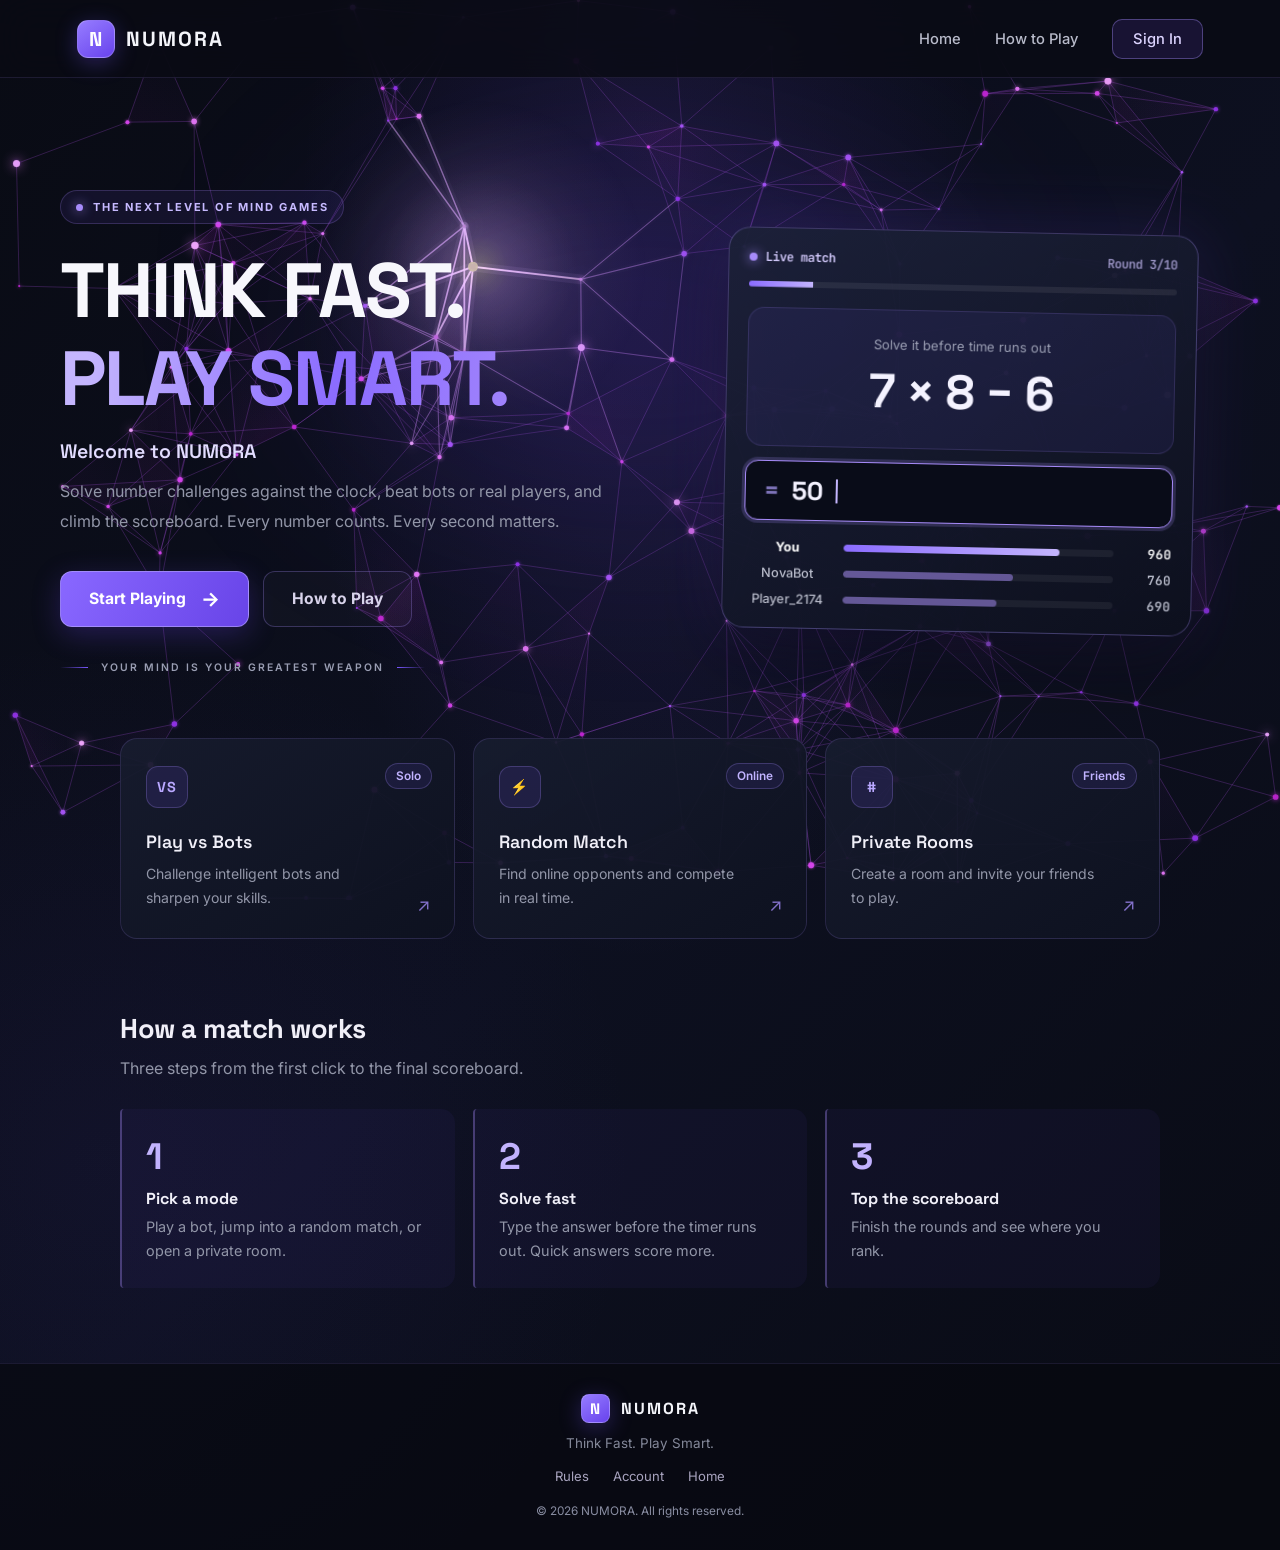
<file: index.html>
<!DOCTYPE html>
<html lang="en" dir="ltr">
<head>
    <link rel="icon" type="image/png" href="favicon.png">
    <meta charset="UTF-8">
    <meta name="viewport" content="width=device-width, initial-scale=1.0">

    <meta name="theme-color" content="#090B14">
    <meta name="description" content="NUMORA - Think fast, play smart. Challenge your mind and compete with players around the world.">
    <meta property="og:title" content="NUMORA — Think Fast. Play Smart.">
    <meta property="og:description" content="A fast number game. Play bots, match with random players, or invite friends.">
    <meta property="og:type" content="website">

    <title>NUMORA — Think Fast. Play Smart.</title>

    <!-- Fonts (JetBrains Mono added: style.css already uses it but it was never loaded) -->
    <link rel="preconnect" href="https://fonts.googleapis.com">
    <link rel="preconnect" href="https://fonts.gstatic.com" crossorigin>
    <link href="https://fonts.googleapis.com/css2?family=Inter:wght@400;500;600;700;800&family=JetBrains+Mono:wght@500;600;700&family=Space+Grotesk:wght@400;500;600;700&display=swap" rel="stylesheet">

    <!-- Styles -->
    <link rel="stylesheet" href="style.css?v=10">
    <link rel="stylesheet" href="home.css?v=1">
</head>

<body>

    <!-- Navigation -->
    <nav class="navbar">
        <a href="index.html" class="nav-logo">
            <span class="logo-symbol">N</span>
            <span>NUMORA</span>
        </a>

        <div class="nav-links">
            <a href="index.html">Home</a>
            <a href="rules.html">How to Play</a>
            <a href="login.html" class="btn-nav">Sign In</a>
        </div>
    </nav>


    <main class="hero">

        <div class="hero-stage">

            <div class="hero-content">

                <div class="hero-badge">
                    <span class="status-dot"></span>
                    THE NEXT LEVEL OF MIND GAMES
                </div>

                <h1 class="hero-title">
                    THINK FAST.
                    <span>PLAY SMART.</span>
                </h1>

                <p class="hero-subtitle">Welcome to NUMORA</p>

                <p class="hero-desc">
                    Solve number challenges against the clock, beat bots or
                    real players, and climb the scoreboard.
                    Every number counts. Every second matters.
                </p>

                <div class="hero-buttons">
                    <button class="btn-primary" onclick="startGame()">
                        Start Playing
                        <span class="btn-arrow">→</span>
                    </button>

                    <a class="btn-secondary" href="rules.html">How to Play</a>
                </div>

                <div class="hero-note">
                    <span class="note-line"></span>
                    YOUR MIND IS YOUR GREATEST WEAPON
                    <span class="note-line"></span>
                </div>

            </div>


            <!-- Live game preview: shows what a round looks like -->
            <aside class="game-preview" aria-label="Preview of a NUMORA match">

                <div class="gp-top">
                    <span class="gp-live"><i></i>Live match</span>
                    <span>Round <span id="gpRound">3</span>/10</span>
                </div>

                <div class="gp-timer"><span id="gpBar"></span></div>

                <div class="gp-question">
                    <small>Solve it before time runs out</small>
                    <div id="gpQ">7 × 8 − 6</div>
                </div>

                <div class="gp-answer" id="gpBox">
                    <span class="gp-eq">=</span>
                    <span id="gpA"></span>
                    <span class="gp-caret"></span>
                    <span class="gp-toast" id="gpToast">+120</span>
                </div>

                <ul class="gp-board">
                    <li class="me">
                        <span>You</span>
                        <span class="gp-bar"><b id="gpMeBar" style="width:70%"></b></span>
                        <span class="gp-score" id="gpMe">840</span>
                    </li>
                    <li>
                        <span>NovaBot</span>
                        <span class="gp-bar"><b style="width:63%"></b></span>
                        <span class="gp-score">760</span>
                    </li>
                    <li>
                        <span>Player_2174</span>
                        <span class="gp-bar"><b style="width:57%"></b></span>
                        <span class="gp-score">690</span>
                    </li>
                </ul>

            </aside>

        </div>


        <!-- Game Modes -->
        <div class="hero-features">

            <a class="feature-card" href="login.html" onclick="if (typeof startGame === 'function') { startGame(); return false; }">
                <span class="feature-tag">Solo</span>
                <div class="feature-icon">VS</div>
                <h3>Play vs Bots</h3>
                <p>Challenge intelligent bots and sharpen your skills.</p>
                <span class="feature-arrow">↗</span>
            </a>

            <a class="feature-card" href="login.html" onclick="if (typeof startGame === 'function') { startGame(); return false; }">
                <span class="feature-tag">Online</span>
                <div class="feature-icon">⚡</div>
                <h3>Random Match</h3>
                <p>Find online opponents and compete in real time.</p>
                <span class="feature-arrow">↗</span>
            </a>

            <a class="feature-card" href="login.html" onclick="if (typeof startGame === 'function') { startGame(); return false; }">
                <span class="feature-tag">Friends</span>
                <div class="feature-icon">#</div>
                <h3>Private Rooms</h3>
                <p>Create a room and invite your friends to play.</p>
                <span class="feature-arrow">↗</span>
            </a>

        </div>


        <!-- How a match works -->
        <section class="how">
            <h2>How a match works</h2>
            <p>Three steps from the first click to the final scoreboard.</p>

            <ol class="how-steps">
                <li>
                    <b>1</b>
                    <strong>Pick a mode</strong>
                    <span>Play a bot, jump into a random match, or open a private room.</span>
                </li>
                <li>
                    <b>2</b>
                    <strong>Solve fast</strong>
                    <span>Type the answer before the timer runs out. Quick answers score more.</span>
                </li>
                <li>
                    <b>3</b>
                    <strong>Top the scoreboard</strong>
                    <span>Finish the rounds and see where you rank.</span>
                </li>
            </ol>
        </section>

    </main>


    <!-- Footer -->
    <footer class="footer">
        <div class="footer-content">

            <div class="footer-brand">
                <span class="logo-symbol">N</span>
                <span>NUMORA</span>
            </div>

            <p>Think Fast. Play Smart.</p>

            <div class="footer-links">
                <a href="rules.html">Rules</a>
                <a href="login.html">Account</a>
                <a href="index.html">Home</a>
            </div>

            <p class="copyright">© 2026 NUMORA. All rights reserved.</p>

        </div>
    </footer>


    <!-- Scripts -->
    <script src="particles.js"></script>
    <script src="script.js?v=10"></script>
    <script src="home.js?v=1"></script>

</body>
</html>
</file>
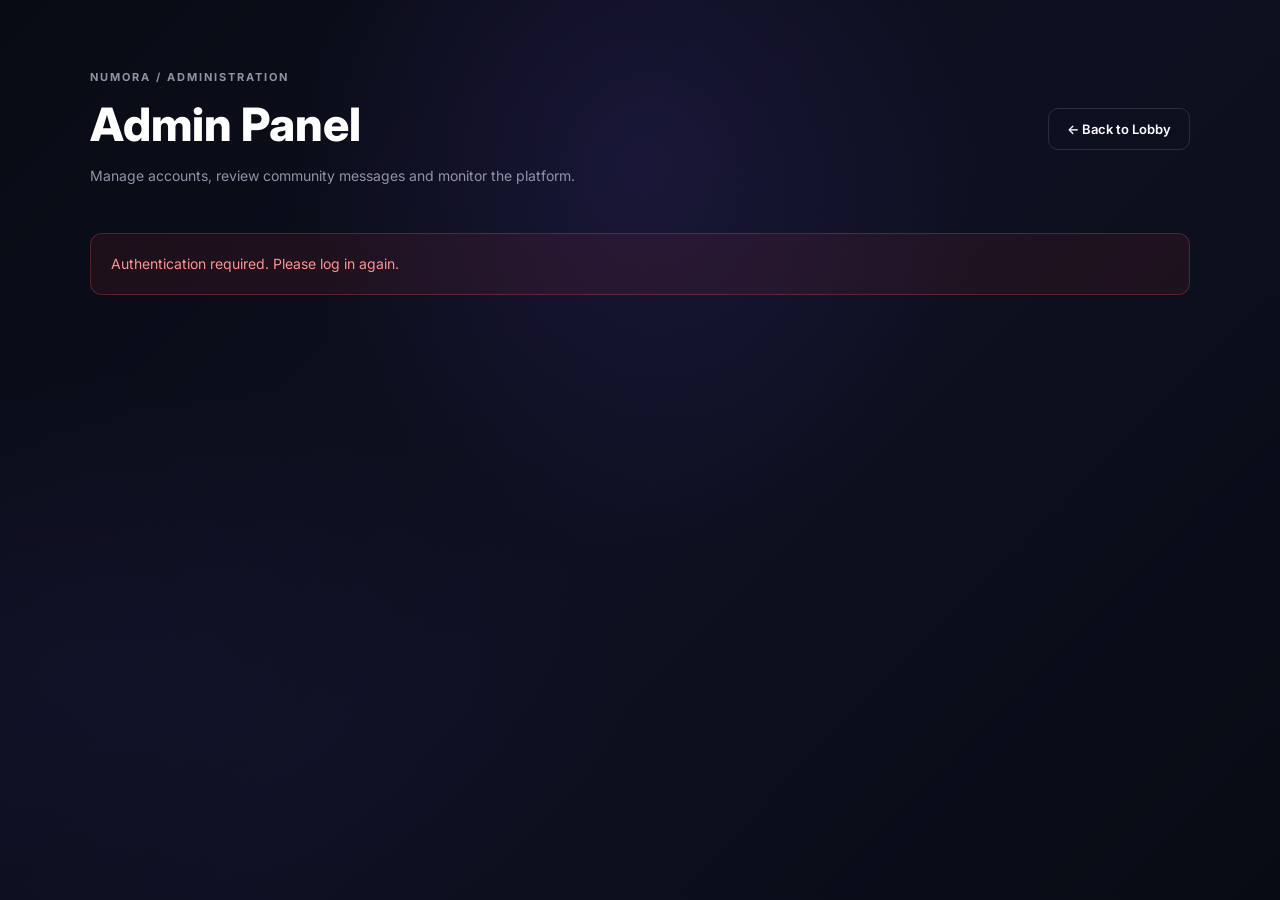
<file: admin.html>
<!DOCTYPE html>
<html lang="en" dir="ltr">

<head>
    <link rel="icon" type="image/png" href="favicon.png">

    <meta charset="UTF-8">
    <meta name="viewport" content="width=device-width, initial-scale=1.0">

    <title>Admin Panel | NUMORA</title>

    <link rel="preconnect" href="https://fonts.googleapis.com">
    <link rel="preconnect" href="https://fonts.gstatic.com" crossorigin>

    <link href="https://fonts.googleapis.com/css2?family=Inter:wght@400;500;600;700;800&display=swap" rel="stylesheet">

    <link rel="stylesheet" href="style.css?v=14">
</head>

<body>

<main class="admin-container">

    <!-- HEADER -->
    <header class="admin-header">

        <div>
            <span class="admin-label">NUMORA / ADMINISTRATION</span>
            <h1>Admin Panel</h1>
            <p>Manage accounts, review community messages and monitor the platform.</p>
        </div>

        <a href="lobby.html" class="admin-back-btn">
            ← Back to Lobby
        </a>

    </header>


    <!-- ACCESS STATUS -->
    <div id="admin-message" class="admin-message" hidden></div>


    <!-- DASHBOARD -->
    <section id="admin-dashboard" hidden>

        <!-- STATISTICS -->
        <div class="admin-stats">

            <div class="admin-stat-card">
                <span class="admin-stat-label">TOTAL USERS</span>
                <strong id="total-users">0</strong>
                <span class="admin-stat-description">Registered accounts</span>
            </div>

            <div class="admin-stat-card">
                <span class="admin-stat-label">ADMINISTRATORS</span>
                <strong id="total-admins">0</strong>
                <span class="admin-stat-description">Admin accounts</span>
            </div>

            <div class="admin-stat-card">
                <span class="admin-stat-label">REGULAR USERS</span>
                <strong id="total-regular-users">0</strong>
                <span class="admin-stat-description">Standard accounts</span>
            </div>

            <div class="admin-stat-card voice-admin-stat">
                <span class="admin-stat-label">VOICE MESSAGES</span>
                <strong id="total-voice-messages">0</strong>
                <span class="admin-stat-description">Community submissions</span>
            </div>

        </div>


        <!-- USERS SECTION -->
        <section class="admin-users-section">

            <div class="admin-section-header">

                <div>
                    <span class="admin-label">USER MANAGEMENT</span>
                    <h2>Registered Accounts</h2>
                </div>

                <button id="refresh-users" class="admin-refresh-btn">
                    ↻ Refresh
                </button>

            </div>


            <div class="admin-table-wrapper">

                <table class="admin-table">

                    <thead>
                        <tr>
                            <th>ID</th>
                            <th>USERNAME</th>
                            <th>EMAIL</th>
                            <th>ROLE</th>
                        </tr>
                    </thead>

                    <tbody id="users-table-body">
                        <tr>
                            <td colspan="4" class="admin-empty">
                                Loading accounts...
                            </td>
                        </tr>
                    </tbody>

                </table>

            </div>

        </section>


        <!-- =================================
             NUMORA VOICE MANAGEMENT
        ================================== -->

        <section class="admin-voice-section">

            <div class="admin-section-header">

                <div>
                    <span class="admin-label">08 / COMMUNITY MANAGEMENT</span>
                    <h2>NUMORA VOICE</h2>
                    <p class="admin-voice-subtitle">
                        Read, review and manage community submissions.
                    </p>
                </div>

                <button id="refresh-voice" class="admin-refresh-btn">
                    ↻ Refresh Messages
                </button>

            </div>


            <!-- FILTERS -->
            <div class="voice-admin-filters">

                <div class="voice-admin-filter">

                    <label for="voice-filter-category">
                        CATEGORY
                    </label>

                    <select id="voice-filter-category">

                        <option value="">All Categories</option>
                        <option value="suggestion">Suggestions</option>
                        <option value="criticism">Criticism</option>
                        <option value="bug">Bug Reports</option>
                        <option value="feedback">General Feedback</option>

                    </select>

                </div>


                <div class="voice-admin-filter">

                    <label for="voice-filter-status">
                        STATUS
                    </label>

                    <select id="voice-filter-status">

                        <option value="">All Statuses</option>
                        <option value="new">New</option>
                        <option value="reviewed">Reviewed</option>
                        <option value="replied">Replied</option>
                        <option value="archived">Archived</option>

                    </select>

                </div>

                <button id="apply-voice-filters" class="voice-filter-button">
                    APPLY FILTERS
                </button>

                <button id="clear-voice-filters" class="voice-clear-button">
                    CLEAR
                </button>

            </div>


            <!-- MESSAGES TABLE -->
            <div class="admin-table-wrapper voice-table-wrapper">

                <table class="admin-table voice-admin-table">

                    <thead>
                        <tr>
                            <th>ID</th>
                            <th>USER</th>
                            <th>CATEGORY</th>
                            <th>SUBJECT</th>
                            <th>STATUS</th>
                            <th>DATE</th>
                            <th>ACTION</th>
                        </tr>
                    </thead>

                    <tbody id="voice-table-body">

                        <tr>
                            <td colspan="7" class="admin-empty">
                                Loading messages...
                            </td>
                        </tr>

                    </tbody>

                </table>

            </div>


            <div id="voice-admin-message" class="voice-admin-message" hidden></div>


            <!-- MESSAGE DETAILS -->
            <section id="voice-detail-panel" class="voice-detail-panel" hidden>

                <div class="voice-detail-header">

                    <div>
                        <span class="admin-label">MESSAGE DETAILS</span>
                        <h3 id="voice-detail-title">Message</h3>
                    </div>

                    <button id="close-voice-detail" class="voice-close-button">
                        ✕
                    </button>

                </div>


                <div class="voice-detail-meta">

                    <div>
                        <span>MESSAGE ID</span>
                        <strong id="detail-message-id">—</strong>
                    </div>

                    <div>
                        <span>SENDER</span>
                        <strong id="detail-username">—</strong>
                    </div>

                    <div>
                        <span>EMAIL</span>
                        <strong id="detail-email">—</strong>
                    </div>

                    <div>
                        <span>CATEGORY</span>
                        <strong id="detail-category">—</strong>
                    </div>

                    <div>
                        <span>DATE</span>
                        <strong id="detail-date">—</strong>
                    </div>

                </div>


                <div class="voice-detail-message-box">

                    <span>MESSAGE CONTENT</span>

                    <p id="detail-message-content"></p>

                </div>


                <div class="voice-detail-actions">

                    <div class="voice-admin-filter">

                        <label for="voice-detail-status">
                            UPDATE MESSAGE STATUS
                        </label>

                        <select id="voice-detail-status">

                            <option value="new">New</option>
                            <option value="reviewed">Reviewed</option>
                            <option value="replied">Replied</option>
                            <option value="archived">Archived</option>

                        </select>

                    </div>

                    <button id="update-voice-status" class="voice-filter-button">
                        SAVE STATUS
                    </button>

                    <button id="view-user-messages" class="voice-user-history-button">
                        VIEW USER HISTORY
                    </button>

                </div>

            </section>


            <!-- USER MESSAGE HISTORY -->
            <section id="voice-user-history" class="voice-user-history" hidden>

                <div class="voice-detail-header">

                    <div>
                        <span class="admin-label">ACCOUNT ACTIVITY</span>
                        <h3 id="voice-history-title">User Messages</h3>
                    </div>

                    <button id="close-user-history" class="voice-close-button">
                        ✕
                    </button>

                </div>


                <div class="admin-table-wrapper">

                    <table class="admin-table voice-admin-table">

                        <thead>
                            <tr>
                                <th>ID</th>
                                <th>CATEGORY</th>
                                <th>SUBJECT</th>
                                <th>STATUS</th>
                                <th>DATE</th>
                                <th>ACTION</th>
                            </tr>
                        </thead>

                        <tbody id="voice-history-body">
                            <tr>
                                <td colspan="6" class="admin-empty">
                                    Loading user history...
                                </td>
                            </tr>
                        </tbody>

                    </table>

                </div>

            </section>

        </section>


        <!-- FOOTER -->
        <p class="admin-footer-note">
            NUMORA Administration System
        </p>

    </section>

</main>


<script>
    const API_URL = "https://number-game-api.onrender.com";

    const messageBox = document.getElementById("admin-message");
    const dashboard = document.getElementById("admin-dashboard");
    const tableBody = document.getElementById("users-table-body");

    const voiceTableBody = document.getElementById("voice-table-body");
    const voiceAdminMessage = document.getElementById("voice-admin-message");

    const voiceDetailPanel = document.getElementById("voice-detail-panel");
    const voiceHistoryPanel = document.getElementById("voice-user-history");

    let currentVoiceMessage = null;
    let currentVoiceMessages = [];
    let currentHistoryMessages = [];


    // =====================================
    // GENERAL HELPERS
    // =====================================

    function escapeHTML(value) {
        return String(value ?? "").replace(/[&<>"']/g, character => ({
            "&": "&amp;",
            "<": "&lt;",
            ">": "&gt;",
            '"': "&quot;",
            "'": "&#039;"
        })[character]);
    }


    function getToken() {
        return localStorage.getItem("access_token");
    }


    function showMessage(message, type = "error") {
        messageBox.textContent = message;
        messageBox.className = "admin-message " + type;
        messageBox.hidden = false;
        dashboard.hidden = true;
    }


    function showVoiceMessage(message, type = "error") {
        voiceAdminMessage.textContent = message;
        voiceAdminMessage.className = "voice-admin-message " + type;
        voiceAdminMessage.hidden = false;
    }


    function hideVoiceMessage() {
        voiceAdminMessage.hidden = true;
    }


    function categoryLabel(category) {
        const labels = {
            suggestion: "SUGGESTION",
            criticism: "CRITICISM",
            bug: "BUG REPORT",
            feedback: "FEEDBACK"
        };

        return labels[category] || String(category || "UNKNOWN").toUpperCase();
    }


    function statusLabel(status) {
        const labels = {
            new: "NEW",
            reviewed: "REVIEWED",
            replied: "REPLIED",
            archived: "ARCHIVED"
        };

        return labels[status] || String(status || "NEW").toUpperCase();
    }


    function formatDate(value) {
        if (!value) return "—";

        const date = new Date(value);

        if (Number.isNaN(date.getTime())) {
            return String(value);
        }

        return date.toLocaleString();
    }


    function statusClass(status) {
        const allowed = ["new", "reviewed", "replied", "archived"];

        return allowed.includes(status) ? status : "new";
    }


    async function adminFetch(path, options = {}) {
        const token = getToken();

        if (!token) {
            throw new Error("AUTH_REQUIRED");
        }

        const response = await fetch(API_URL + path, {
            ...options,
            headers: {
                "Authorization": "Bearer " + token,
                ...(options.body ? { "Content-Type": "application/json" } : {}),
                ...(options.headers || {})
            }
        });

        if (response.status === 401) {
            throw new Error("AUTH_REQUIRED");
        }

        if (response.status === 403) {
            throw new Error("ACCESS_DENIED");
        }

        const data = await response.json().catch(() => ({}));

        if (!response.ok) {
            throw new Error(
                data.error || data.message || "Request failed: " + response.status
            );
        }

        return data;
    }


    function handleAdminError(error, target = "general") {
        console.error("NUMORA Admin:", error);

        if (error.message === "AUTH_REQUIRED") {
            showMessage("Your session has expired. Please log in again.");
            return;
        }

        if (error.message === "ACCESS_DENIED") {
            showMessage("Access denied. Administrator permission is required.");
            return;
        }

        if (target === "voice") {
            showVoiceMessage(error.message || "Could not complete the request.");
            return;
        }

        showMessage(error.message || "Could not connect to the server.");
    }


    // =====================================
    // USERS
    // =====================================

    async function loadUsers() {
        tableBody.innerHTML = `
            <tr>
                <td colspan="4" class="admin-empty">Loading accounts...</td>
            </tr>
        `;

        try {
            const data = await adminFetch("/api/admin/users");
            const users = data.users || [];

            const admins = users.filter(user => user.is_admin === true).length;
            const regularUsers = users.length - admins;

            document.getElementById("total-users").textContent = users.length;
            document.getElementById("total-admins").textContent = admins;
            document.getElementById("total-regular-users").textContent = regularUsers;

            if (!users.length) {
                tableBody.innerHTML = `
                    <tr>
                        <td colspan="4" class="admin-empty">
                            No registered accounts found.
                        </td>
                    </tr>
                `;
                return;
            }

            tableBody.innerHTML = users.map(user => `
                <tr>
                    <td>#${escapeHTML(user.id)}</td>
                    <td>${escapeHTML(user.username)}</td>
                    <td>${escapeHTML(user.email)}</td>
                    <td>
                        <span class="admin-role ${user.is_admin ? "admin-role-admin" : "admin-role-user"}">
                            ${user.is_admin ? "ADMIN" : "USER"}
                        </span>
                    </td>
                </tr>
            `).join("");

        } catch (error) {
            handleAdminError(error);
        }
    }


    // =====================================
    // VOICE MESSAGES
    // =====================================

    async function loadVoiceMessages() {
        hideVoiceMessage();

        voiceTableBody.innerHTML = `
            <tr>
                <td colspan="7" class="admin-empty">Loading messages...</td>
            </tr>
        `;

        const category = document.getElementById("voice-filter-category").value;
        const status = document.getElementById("voice-filter-status").value;

        const params = new URLSearchParams();

        if (category) params.set("category", category);
        if (status) params.set("status", status);

        const query = params.toString();
        const endpoint = "/api/admin/voice/messages" + (query ? "?" + query : "");

        try {
            const data = await adminFetch(endpoint);

            currentVoiceMessages = data.messages || [];

            document.getElementById("total-voice-messages").textContent =
                currentVoiceMessages.length;

            renderVoiceMessages(currentVoiceMessages);

        } catch (error) {
            voiceTableBody.innerHTML = `
                <tr>
                    <td colspan="7" class="admin-empty">
                        Could not load messages.
                    </td>
                </tr>
            `;

            handleAdminError(error, "voice");
        }
    }


    function renderVoiceMessages(messages) {
        if (!messages.length) {
            voiceTableBody.innerHTML = `
                <tr>
                    <td colspan="7" class="admin-empty">
                        No messages found.
                    </td>
                </tr>
            `;
            return;
        }

        voiceTableBody.innerHTML = messages.map(message => `
            <tr>
                <td>#${escapeHTML(message.id)}</td>

                <td>
                    <div class="voice-table-user">
                        <strong>${escapeHTML(message.username || "Unknown")}</strong>
                        <span>${escapeHTML(message.email || "")}</span>
                    </div>
                </td>

                <td>
                    <span class="voice-category-badge">
                        ${escapeHTML(categoryLabel(message.category))}
                    </span>
                </td>

                <td>${escapeHTML(message.subject || "No subject")}</td>

                <td>
                    <span class="voice-status-badge voice-status-${statusClass(message.status)}">
                        ${escapeHTML(statusLabel(message.status))}
                    </span>
                </td>

                <td>${escapeHTML(formatDate(message.created_at))}</td>

                <td>
                    <button
                        class="voice-view-button"
                        data-message-id="${escapeHTML(message.id)}"
                    >
                        VIEW
                    </button>
                </td>
            </tr>
        `).join("");
    }


    // =====================================
    // MESSAGE DETAILS
    // =====================================

    function openVoiceMessage(message) {
        currentVoiceMessage = message;

        document.getElementById("voice-detail-title").textContent =
            message.subject || "Community Message";

        document.getElementById("detail-message-id").textContent =
            "#" + message.id;

        document.getElementById("detail-username").textContent =
            message.username || "Unknown";

        document.getElementById("detail-email").textContent =
            message.email || "—";

        document.getElementById("detail-category").textContent =
            categoryLabel(message.category);

        document.getElementById("detail-date").textContent =
            formatDate(message.created_at);

        document.getElementById("detail-message-content").textContent =
            message.message || "";

        document.getElementById("voice-detail-status").value =
            statusClass(message.status);

        voiceDetailPanel.hidden = false;
        voiceHistoryPanel.hidden = true;

        voiceDetailPanel.scrollIntoView({
            behavior: "smooth",
            block: "start"
        });
    }


    // =====================================
    // USER MESSAGE HISTORY
    // =====================================

    async function loadUserHistory(userId, username) {
        voiceHistoryPanel.hidden = false;

        document.getElementById("voice-history-title").textContent =
            "Messages from " + (username || "User");

        const historyBody = document.getElementById("voice-history-body");

        historyBody.innerHTML = `
            <tr>
                <td colspan="6" class="admin-empty">Loading user history...</td>
            </tr>
        `;

        voiceHistoryPanel.scrollIntoView({
            behavior: "smooth",
            block: "start"
        });

        try {
            const data = await adminFetch(
                "/api/admin/voice/users/" + encodeURIComponent(userId) + "/messages"
            );

            currentHistoryMessages = data.messages || [];

            if (!currentHistoryMessages.length) {
                historyBody.innerHTML = `
                    <tr>
                        <td colspan="6" class="admin-empty">
                            This account has not submitted any messages.
                        </td>
                    </tr>
                `;
                return;
            }

            historyBody.innerHTML = currentHistoryMessages.map(message => `
                <tr>
                    <td>#${escapeHTML(message.id)}</td>

                    <td>${escapeHTML(categoryLabel(message.category))}</td>

                    <td>${escapeHTML(message.subject || "No subject")}</td>

                    <td>
                        <span class="voice-status-badge voice-status-${statusClass(message.status)}">
                            ${escapeHTML(statusLabel(message.status))}
                        </span>
                    </td>

                    <td>${escapeHTML(formatDate(message.created_at))}</td>

                    <td>
                        <button
                            class="voice-history-view-button"
                            data-message-id="${escapeHTML(message.id)}"
                        >
                            VIEW
                        </button>
                    </td>
                </tr>
            `).join("");

        } catch (error) {
            historyBody.innerHTML = `
                <tr>
                    <td colspan="6" class="admin-empty">
                        Could not load this account's messages.
                    </td>
                </tr>
            `;

            handleAdminError(error, "voice");
        }
    }


    // =====================================
    // UPDATE MESSAGE STATUS
    // =====================================

    async function updateVoiceStatus() {
        if (!currentVoiceMessage) return;

        const newStatus = document.getElementById("voice-detail-status").value;
        const button = document.getElementById("update-voice-status");

        button.disabled = true;
        button.textContent = "SAVING...";

        try {
            await adminFetch(
                "/api/admin/voice/messages/" +
                encodeURIComponent(currentVoiceMessage.id),
                {
                    method: "PUT",
                    body: JSON.stringify({
                        status: newStatus
                    })
                }
            );

            currentVoiceMessage.status = newStatus;

            showVoiceMessage("Message status updated successfully.", "success");

            await loadVoiceMessages();

            if (!voiceHistoryPanel.hidden && currentVoiceMessage.user_id) {
                const user = currentVoiceMessage;
                await loadUserHistory(user.user_id, user.username);
            }

            openVoiceMessage(currentVoiceMessage);

        } catch (error) {
            handleAdminError(error, "voice");

        } finally {
            button.disabled = false;
            button.textContent = "SAVE STATUS";
        }
    }


    // =====================================
    // EVENT LISTENERS
    // =====================================

    document.getElementById("refresh-users").addEventListener(
        "click",
        loadUsers
    );

    document.getElementById("refresh-voice").addEventListener(
        "click",
        loadVoiceMessages
    );

    document.getElementById("apply-voice-filters").addEventListener(
        "click",
        loadVoiceMessages
    );

    document.getElementById("clear-voice-filters").addEventListener(
        "click",
        () => {
            document.getElementById("voice-filter-category").value = "";
            document.getElementById("voice-filter-status").value = "";
            loadVoiceMessages();
        }
    );

    document.getElementById("close-voice-detail").addEventListener(
        "click",
        () => {
            voiceDetailPanel.hidden = true;
        }
    );

    document.getElementById("close-user-history").addEventListener(
        "click",
        () => {
            voiceHistoryPanel.hidden = true;
        }
    );

    document.getElementById("update-voice-status").addEventListener(
        "click",
        updateVoiceStatus
    );

    document.getElementById("view-user-messages").addEventListener(
        "click",
        () => {
            if (!currentVoiceMessage) return;

            loadUserHistory(
                currentVoiceMessage.user_id,
                currentVoiceMessage.username
            );
        }
    );


    // Open message from main table
    voiceTableBody.addEventListener("click", event => {
        const button = event.target.closest("[data-message-id]");

        if (!button) return;

        const message = currentVoiceMessages.find(
            item => String(item.id) === button.dataset.messageId
        );

        if (message) {
            openVoiceMessage(message);
        }
    });


    // Open message from account history
    document.getElementById("voice-history-body").addEventListener(
        "click",
        event => {
            const button = event.target.closest("[data-message-id]");

            if (!button) return;

            const message = currentHistoryMessages.find(
                item => String(item.id) === button.dataset.messageId
            );

            if (message) {
                openVoiceMessage(message);
            }
        }
    );


    // =====================================
    // INITIALIZATION
    // =====================================

    async function initializeAdminPanel() {
        if (!getToken()) {
            showMessage("Authentication required. Please log in again.");
            return;
        }

        dashboard.hidden = false;
        messageBox.hidden = true;

        await Promise.all([
            loadUsers(),
            loadVoiceMessages()
        ]);
    }

    initializeAdminPanel();

</script>

</body>
</html>
</file>
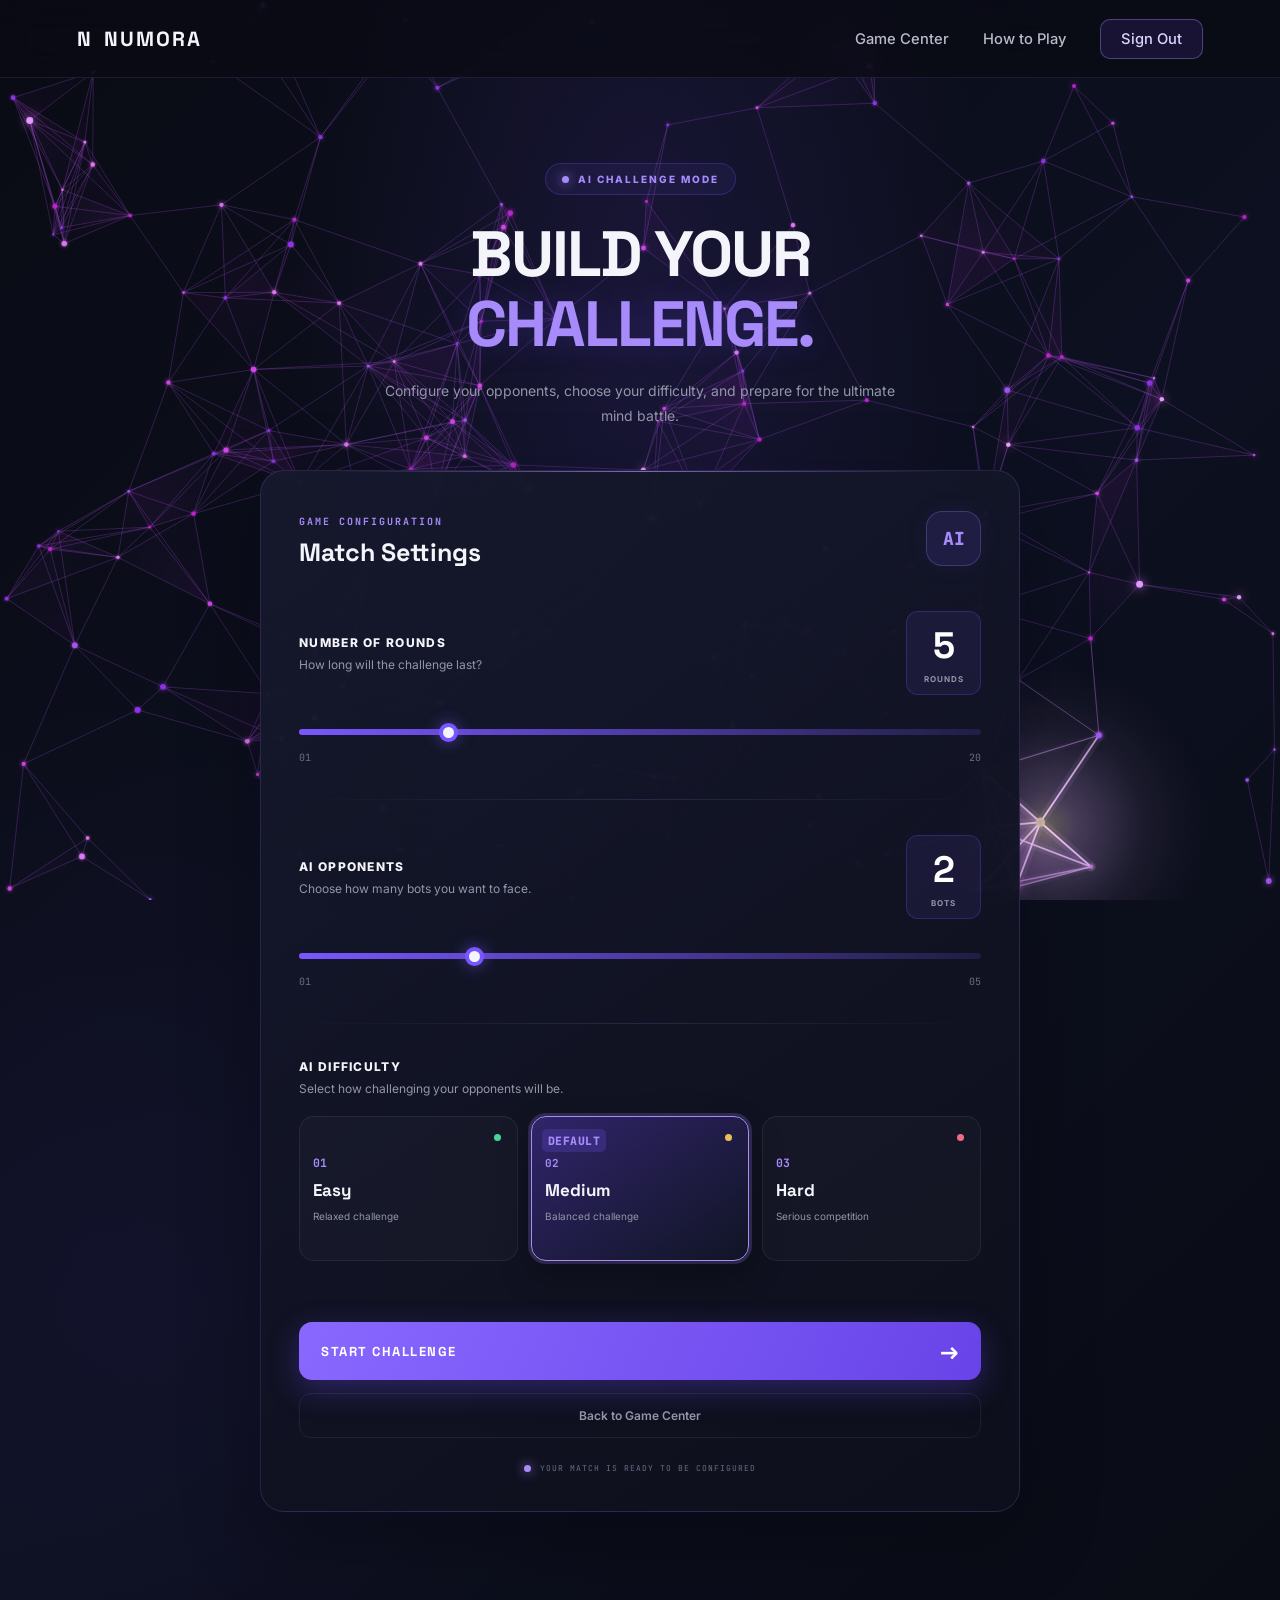
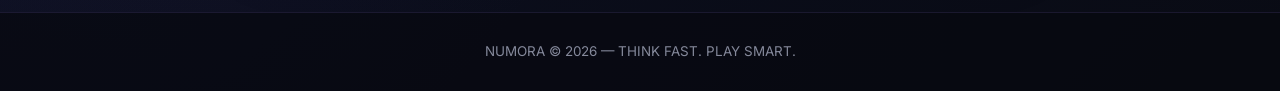
<file: bot-setup.html>
<!DOCTYPE html>
<html lang="en" dir="ltr">
<head>
    <link rel="icon" type="image/png" href="favicon.png">
    <meta charset="UTF-8">
    <meta name="viewport" content="width=device-width, initial-scale=1.0">

    <title>Bot Setup | NUMORA</title>

    <link rel="preconnect" href="https://fonts.googleapis.com">
    <link rel="preconnect" href="https://fonts.gstatic.com" crossorigin>

    <link href="https://fonts.googleapis.com/css2?family=Inter:wght@400;500;600;700;800&family=Space+Grotesk:wght@400;500;600;700&family=JetBrains+Mono:wght@500;600;700&display=swap" rel="stylesheet">

    <link rel="stylesheet" href="style.css?v=18">
    <link rel="stylesheet" href="pages.css?v=1">
</head>

<body>

    <nav class="navbar">
        <a href="index.html" class="nav-logo">
            <span class="logo-icon">N</span>
            <span>NUMORA</span>
        </a>

        <div class="nav-links">
            <a href="lobby.html">Game Center</a>
            <a href="rules.html">How to Play</a>
            <span id="nav-username" class="nav-user"></span>
            <a href="#" onclick="logout()" class="btn-nav">Sign Out</a>
        </div>
    </nav>


    <main class="bot-setup-page">

        <section class="bot-setup-container">

            <div class="bot-setup-heading">
                <div class="bot-setup-badge">
                    <span class="status-dot"></span>
                    AI CHALLENGE MODE
                </div>

                <h1>
                    BUILD YOUR
                    <span>CHALLENGE.</span>
                </h1>

                <p>
                    Configure your opponents, choose your difficulty,
                    and prepare for the ultimate mind battle.
                </p>
            </div>


            <div class="bot-setup-card">

                <div class="setup-card-header">
                    <div>
                        <span class="setup-overline">GAME CONFIGURATION</span>
                        <h2>Match Settings</h2>
                    </div>

                    <div class="setup-robot-icon">
                        <span>AI</span>
                    </div>
                </div>


                <!-- ROUNDS -->

                <div class="bot-config-section">

                    <div class="config-heading">
                        <div>
                            <label for="bot-rounds">NUMBER OF ROUNDS</label>
                            <p>How long will the challenge last?</p>
                        </div>

                        <div class="config-number">
                            <span id="rounds-val">5</span>
                            <small>ROUNDS</small>
                        </div>
                    </div>

                    <div class="modern-slider-container">
                        <input
                            type="range"
                            id="bot-rounds"
                            min="1"
                            max="20"
                            value="5"
                            oninput="updateSliderValue('bot-rounds', 'rounds-val')"
                        >

                        <div class="slider-labels">
                            <span>01</span>
                            <span>20</span>
                        </div>
                    </div>

                </div>


                <div class="setup-divider"></div>


                <!-- BOT COUNT -->

                <div class="bot-config-section">

                    <div class="config-heading">
                        <div>
                            <label for="bot-count">AI OPPONENTS</label>
                            <p>Choose how many bots you want to face.</p>
                        </div>

                        <div class="config-number">
                            <span id="bots-val">2</span>
                            <small>BOTS</small>
                        </div>
                    </div>

                    <div class="modern-slider-container">
                        <input
                            type="range"
                            id="bot-count"
                            min="1"
                            max="5"
                            value="2"
                            oninput="updateSliderValue('bot-count', 'bots-val')"
                        >

                        <div class="slider-labels">
                            <span>01</span>
                            <span>05</span>
                        </div>
                    </div>

                </div>


                <div class="setup-divider"></div>


                <!-- DIFFICULTY -->

                <div class="bot-config-section">

                    <div class="config-heading difficulty-heading">
                        <div>
                            <label>AI DIFFICULTY</label>
                            <p>Select how challenging your opponents will be.</p>
                        </div>
                    </div>


                    <div class="difficulty-grid">

                        <label class="difficulty-option">
                            <input
                                type="radio"
                                name="difficulty"
                                value="easy"
                            >

                            <span class="difficulty-card easy">
                                <span class="difficulty-indicator"></span>
                                <span class="difficulty-icon">01</span>
                                <strong>Easy</strong>
                                <small>Relaxed challenge</small>
                            </span>
                        </label>


                        <label class="difficulty-option">
                            <input
                                type="radio"
                                name="difficulty"
                                value="medium"
                                checked
                            >

                            <span class="difficulty-card medium">
                                <span class="difficulty-indicator"></span>
                                <span class="difficulty-icon">02</span>
                                <strong>Medium</strong>
                                <small>Balanced challenge</small>
                                <span class="recommended-tag">DEFAULT</span>
                            </span>
                        </label>


                        <label class="difficulty-option">
                            <input
                                type="radio"
                                name="difficulty"
                                value="hard"
                            >

                            <span class="difficulty-card hard">
                                <span class="difficulty-indicator"></span>
                                <span class="difficulty-icon">03</span>
                                <strong>Hard</strong>
                                <small>Serious competition</small>
                            </span>
                        </label>

                    </div>

                </div>


                <!-- ACTIONS -->

                <div class="bot-setup-actions">

                    <button
                        class="bot-start-btn"
                        onclick="startBotGame()"
                    >
                        <span>START CHALLENGE</span>
                        <span class="start-arrow">→</span>
                    </button>

                    <a href="lobby.html" class="bot-cancel-btn">
                        Back to Game Center
                    </a>

                </div>


                <div class="setup-footer-note">
                    <span class="status-dot"></span>
                    YOUR MATCH IS READY TO BE CONFIGURED
                </div>

            </div>

        </section>

    </main>


    <footer class="footer">
        <div class="footer-content">
            <p>NUMORA © 2026 — THINK FAST. PLAY SMART.</p>
        </div>
    </footer>


    <script src="particles.js"></script>
    <script src="script.js?v=15"></script>

</body>
</html>
</file>
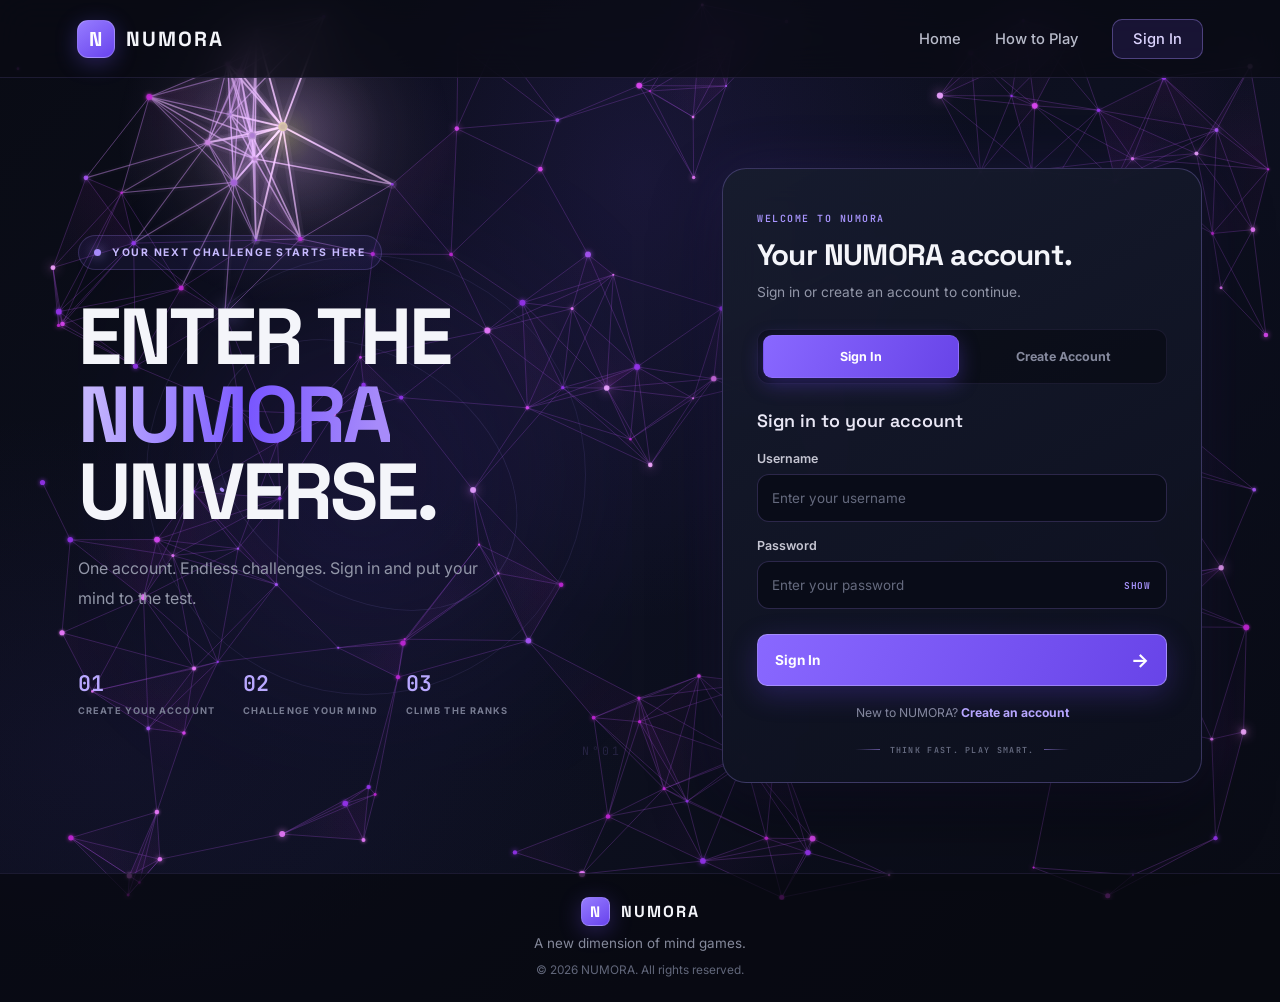
<file: friends.html>
<!DOCTYPE html>
<html lang="en" dir="ltr">
<head>
    <meta charset="UTF-8">
    <meta name="viewport" content="width=device-width, initial-scale=1.0">

    <title>Friends | NUMORA</title>

    <link rel="icon" type="image/png" href="favicon.png">
    <link rel="preconnect" href="https://fonts.googleapis.com">
    <link rel="preconnect" href="https://fonts.gstatic.com" crossorigin>

    <link href="https://fonts.googleapis.com/css2?family=Inter:wght@400;500;600;700;800&family=Space+Grotesk:wght@400;500;600;700&display=swap" rel="stylesheet">

    <link rel="stylesheet" href="friends.css?v=1">
    <script src="friends.js?v=1" defer></script>
</head>

<body>

    <div class="ambient ambient-one"></div>
    <div class="ambient ambient-two"></div>

    <header class="topbar">
        <a href="lobby.html" class="brand">
            <span class="brand-mark">N</span>
            <span>NUMORA</span>
        </a>

        <div class="topbar-right">
            <span class="online-indicator"></span>
            <span id="currentUsername">Player</span>
            <a href="lobby.html" class="back-link">Back to Lobby</a>
        </div>
    </header>

    <main class="friends-container">

        <section class="page-heading">
            <div>
                <span class="eyebrow">NUMORA SOCIAL</span>
                <h1>Friends<span>.</span></h1>
                <p>Find players, build your circle and play together.</p>
            </div>

            <div class="heading-decoration">
                <div class="decoration-orbit orbit-one"></div>
                <div class="decoration-orbit orbit-two"></div>
                <div class="decoration-core">N</div>
            </div>
        </section>

        <section class="stats-grid">

            <article class="stat-card">
                <div class="stat-icon">♙</div>
                <div>
                    <span class="stat-label">FRIENDS</span>
                    <strong id="friendsCount">0</strong>
                </div>
            </article>

            <article class="stat-card">
                <div class="stat-icon">↗</div>
                <div>
                    <span class="stat-label">INCOMING</span>
                    <strong id="incomingCount">0</strong>
                </div>
            </article>

            <article class="stat-card">
                <div class="stat-icon">↗</div>
                <div>
                    <span class="stat-label">OUTGOING</span>
                    <strong id="outgoingCount">0</strong>
                </div>
            </article>

        </section>

        <section class="main-panel">

            <nav class="tabs" aria-label="Friends sections">
                <button class="tab active" data-tab="search">
                    Discover
                </button>

                <button class="tab" data-tab="friends">
                    My Friends
                </button>

                <button class="tab" data-tab="requests">
                    Requests
                    <span id="requestBadge" class="tab-badge">0</span>
                </button>
            </nav>

            <!-- DISCOVER -->
            <section class="tab-content active" id="searchTab">

                <div class="section-heading">
                    <div>
                        <h2>Find Players</h2>
                        <p>Search NUMORA users by their username.</p>
                    </div>
                </div>

                <div class="search-box">
                    <span class="search-icon">⌕</span>

                    <input
                        type="search"
                        id="searchInput"
                        placeholder="Enter a username..."
                        maxlength="30"
                        autocomplete="off"
                    >

                    <span class="search-shortcut">SEARCH</span>
                </div>

                <div id="searchResults" class="user-list">
                    <div class="empty-state">
                        <div class="empty-icon">⌕</div>
                        <h3>Discover new players</h3>
                        <p>Enter at least two characters to search.</p>
                    </div>
                </div>

            </section>

            <!-- FRIENDS -->
            <section class="tab-content" id="friendsTab">

                <div class="section-heading">
                    <div>
                        <h2>My Friends</h2>
                        <p>Your NUMORA connections.</p>
                    </div>

                    <button class="refresh-button" data-action="refresh">
                        ↻ Refresh
                    </button>
                </div>

                <div id="friendsList" class="user-list">
                    <div class="loading-state">Loading friends...</div>
                </div>

            </section>

            <!-- REQUESTS -->
            <section class="tab-content" id="requestsTab">

                <div class="request-section">

                    <div class="section-heading">
                        <div>
                            <h2>Incoming Requests</h2>
                            <p>Players who want to connect with you.</p>
                        </div>
                    </div>

                    <div id="incomingRequests" class="user-list">
                        <div class="loading-state">Loading requests...</div>
                    </div>

                </div>

                <div class="request-divider"></div>

                <div class="request-section">

                    <div class="section-heading">
                        <div>
                            <h2>Outgoing Requests</h2>
                            <p>Requests you have sent.</p>
                        </div>
                    </div>

                    <div id="outgoingRequests" class="user-list">
                        <div class="loading-state">Loading requests...</div>
                    </div>

                </div>

            </section>

        </section>

        <footer class="page-footer">
            <span>NUMORA FRIENDS</span>
            <span>CONNECT. COMPETE. REPEAT.</span>
        </footer>

    </main>

    <div id="toast" class="toast" role="status" aria-live="polite"></div>

</body>
</html>
</file>
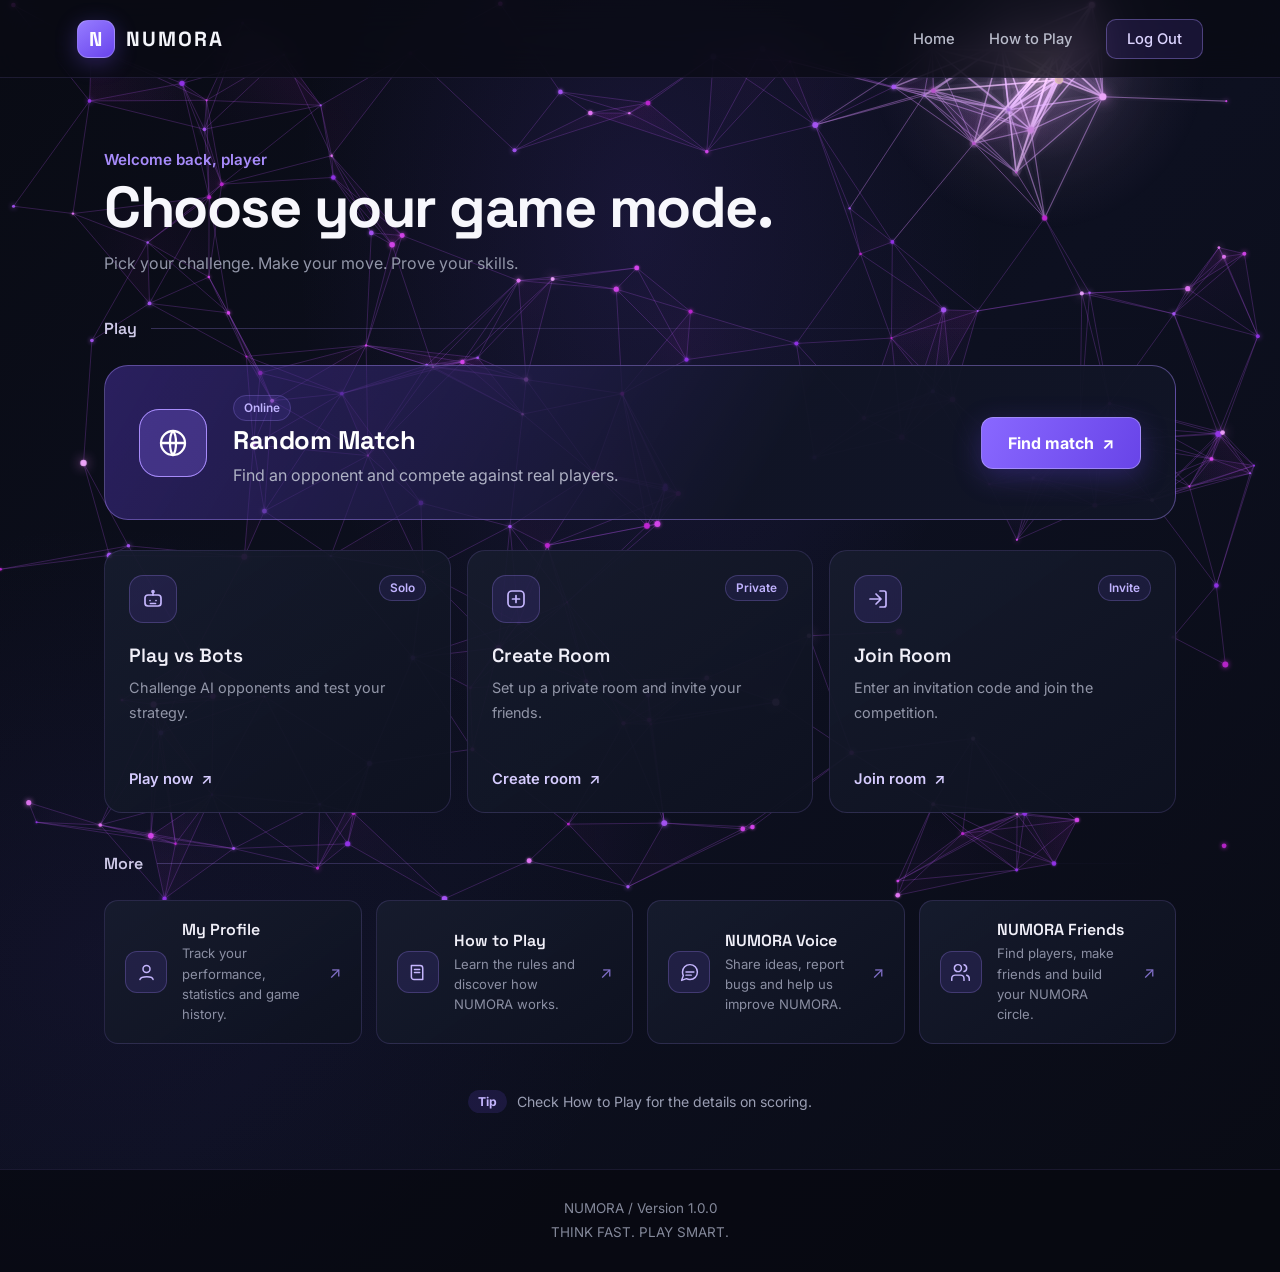
<file: game.html>
<!DOCTYPE html>
<html lang="en" dir="ltr">
<head>
    <link rel="icon" type="image/png" href="favicon.png">
    <meta charset="UTF-8">
    <meta name="viewport" content="width=device-width, initial-scale=1.0">
    <meta name="theme-color" content="#090B14">

    <title>NUMORA — Game Arena</title>

    <link rel="preconnect" href="https://fonts.googleapis.com">
    <link rel="preconnect" href="https://fonts.gstatic.com" crossorigin>
    <link href="https://fonts.googleapis.com/css2?family=Inter:wght@400;500;600;700;800&family=Space+Grotesk:wght@500;600;700&family=JetBrains+Mono:wght@500;600;700&display=swap" rel="stylesheet">

    <link rel="stylesheet" href="style.css?v=18">
    <link rel="stylesheet" href="game.css?v=1">
</head>

<body class="numora-game-page">

    <nav class="navbar">
        <a href="index.html" class="nav-logo">
            <span class="logo-mark">N</span>
            <span>NUMORA</span>
        </a>

        <div class="nav-links">
            <span id="nav-username" class="nav-user">PLAYER</span>
            <a href="#" onclick="confirmExit(); return false;" class="btn-nav">Exit Game</a>
        </div>
    </nav>

    <main class="game-page numora-arena">

        <header class="game-heading">
            <div class="game-heading-text">
                <h1>The game is on.</h1>
                <p>Think fast. Choose wisely. Claim your victory.</p>
            </div>

            <div class="game-status">
                <div class="game-round" id="game-round">ROUND 1 / 5</div>
                <div class="round-track" aria-hidden="true"><i id="roundFill"></i></div>
                <div class="game-turn" id="game-turn">Waiting for player...</div>
            </div>
        </header>

        <div class="game-layout">

            <section class="game-table-section">
                <div class="game-section-heading">
                    <h2>Scoreboard</h2>
                    <span class="live-indicator"><span></span>Live</span>
                </div>

                <div class="game-table-area">
                    <table class="game-table" id="game-table">
                        <thead id="game-thead"></thead>
                        <tbody id="game-tbody"></tbody>
                    </table>
                </div>
            </section>

            <aside class="game-side-panel">

                <div class="side-card question-card hidden" id="question-card">
                    <div class="question-label">
                        <span class="card-icon">∑</span>
                        Math challenge
                    </div>
                    <div class="question-text" id="question-text">—</div>
                    <div class="question-timer" id="question-timer">0.0 SEC</div>
                </div>

                <div class="side-card input-card">
                    <div class="input-label">
                        <span class="card-icon">#</span>
                        Your number
                    </div>

                    <p class="input-description">Choose a number between 1 and 20.</p>

                    <input type="number" id="number-input" min="1" max="20" placeholder="00" autocomplete="off">

                    <div class="num-pad" id="numPad" aria-label="Quick pick a number"></div>

                    <button class="btn-primary" onclick="submitNumber()" id="submit-btn">Submit number</button>

                    <div class="input-message" id="input-message"></div>
                </div>

                <div class="side-card info-card">
                    <div class="info-row">
                        <span>Your score</span>
                        <span class="info-score" id="my-score">0</span>
                    </div>
                    <div class="score-caption">Keep playing. Keep climbing.</div>
                </div>

            </aside>
        </div>
    </main>

    <div class="modal-overlay hidden" id="result-overlay">
        <div class="modal numora-result-modal">
            <div class="result-icon">🏆</div>
            <h2>Game over.</h2>
            <p class="result-description">Here’s how everyone performed.</p>
            <div id="final-ranking"></div>
            <div class="modal-buttons">
                <button class="btn-primary" onclick="location.href='lobby.html'">Back to Game Center</button>
            </div>
        </div>
    </div>

    <script src="https://cdn.socket.io/4.7.5/socket.io.min.js"></script>
    <script src="particles.js"></script>
    <script src="script.js?v=15"></script>
    <script src="game.js?v=1"></script>
</body>
</html>
</file>
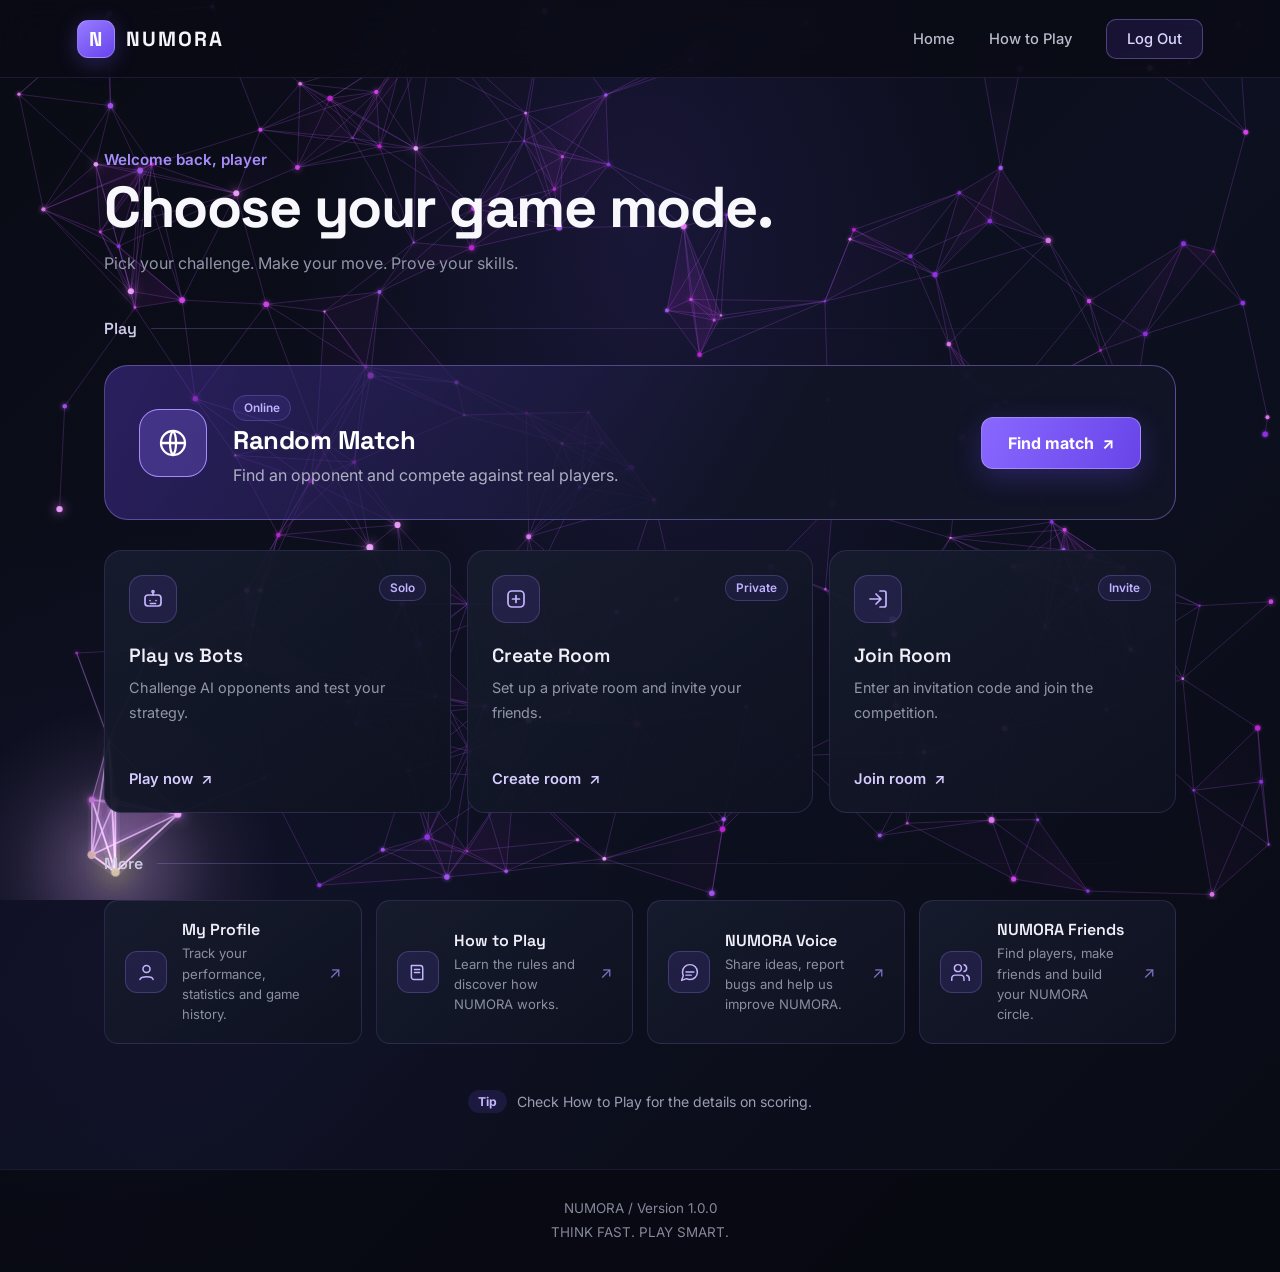
<file: lobby.html>
<!DOCTYPE html>
<html lang="en" dir="ltr">
<head>
    <link rel="icon" type="image/png" href="favicon.png">
    <meta charset="UTF-8">
    <meta name="viewport" content="width=device-width, initial-scale=1.0">
    <meta name="theme-color" content="#090B14">

    <title>Lobby | NUMORA</title>

    <link rel="preconnect" href="https://fonts.googleapis.com">
    <link rel="preconnect" href="https://fonts.gstatic.com" crossorigin>
    <link href="https://fonts.googleapis.com/css2?family=Inter:wght@400;500;600;700;800&family=Space+Grotesk:wght@500;600;700&display=swap" rel="stylesheet">

    <link rel="stylesheet" href="style.css?v=12">
    <link rel="stylesheet" href="lobby.css?v=2">
</head>

<body>

    <nav class="navbar">
        <a href="index.html" class="nav-logo">
            <span class="logo-symbol">N</span>
            <span>NUMORA</span>
        </a>

        <div class="nav-links">
            <a href="index.html">Home</a>
            <a href="rules.html">How to Play</a>
            <span id="nav-username" class="nav-user">User</span>
            <a href="#" onclick="logout()" class="btn-nav">Log Out</a>
        </div>
    </nav>

    <main class="lobby-v2">

        <header class="lobby-head">
            <p class="lobby-hello">Welcome back, <span id="greetName">player</span></p>
            <h1>Choose your game mode.</h1>
            <p class="lobby-sub">Pick your challenge. Make your move. Prove your skills.</p>
        </header>

        <h2 class="lobby-group">Play</h2>

        <!-- Featured: Random Match -->
        <button class="mode-card mode-featured" onclick="startRandomMatch()">
            <span class="ic-wrap">
                <svg viewBox="0 0 24 24" aria-hidden="true"><circle cx="12" cy="12" r="9"/><path d="M3 12h18M12 3c3 3 3 15 0 18M12 3c-3 3-3 15 0 18"/></svg>
            </span>
            <span>
                <span class="tag">Online</span>
                <h3>Random Match</h3>
                <span class="swap">
                    <p>Find an opponent and compete against real players.</p>
                    <ul class="detail">
                        <li>Matched with a real player</li>
                        <li>Compete in real time</li>
                        <li>One click to start</li>
                    </ul>
                </span>
            </span>
            <span class="cta">Find match<i>↗</i></span>
            <span class="sat sat-a">Real players</span>
            <span class="sat sat-c">Real time</span>
            <span class="sat sat-b">One click</span>
        </button>

        <div class="mode-grid">

            <a class="mode-card" href="bot-setup.html">
                <div class="card-top">
                    <span class="ic-wrap">
                        <svg viewBox="0 0 24 24" aria-hidden="true"><rect x="4" y="8" width="16" height="11" rx="3"/><path d="M12 8V5.5M9 13.5h.01M15 13.5h.01M9.5 16.5h5"/><circle cx="12" cy="4.5" r="1"/></svg>
                    </span>
                    <span class="tag">Solo</span>
                </div>
                <h3>Play vs Bots</h3>
                <div class="swap">
                    <p>Challenge AI opponents and test your strategy.</p>
                    <ul class="detail">
                        <li>Set up your own bot match</li>
                        <li>No waiting for other players</li>
                        <li>Perfect for practice</li>
                    </ul>
                </div>
                <span class="go">Play now <i>↗</i></span>
                <span class="sat sat-a">Solo</span>
                <span class="sat sat-c">Practice</span>
                <span class="sat sat-b">No waiting</span>
            </a>

            <a class="mode-card" href="room.html?action=create">
                <div class="card-top">
                    <span class="ic-wrap">
                        <svg viewBox="0 0 24 24" aria-hidden="true"><rect x="4" y="4" width="16" height="16" rx="4"/><path d="M12 8.5v7M8.5 12h7"/></svg>
                    </span>
                    <span class="tag">Private</span>
                </div>
                <h3>Create Room</h3>
                <div class="swap">
                    <p>Set up a private room and invite your friends.</p>
                    <ul class="detail">
                        <li>Choose your room settings</li>
                        <li>Share an invitation code</li>
                        <li>Start when everyone is in</li>
                    </ul>
                </div>
                <span class="go">Create room <i>↗</i></span>
                <span class="sat sat-a">Invite code</span>
                <span class="sat sat-c">Your rules</span>
                <span class="sat sat-b">Friends only</span>
            </a>

            <a class="mode-card" href="room.html?action=join">
                <div class="card-top">
                    <span class="ic-wrap">
                        <svg viewBox="0 0 24 24" aria-hidden="true"><path d="M10 17l5-5-5-5M15 12H4M14 4h4a2 2 0 0 1 2 2v12a2 2 0 0 1-2 2h-4"/></svg>
                    </span>
                    <span class="tag">Invite</span>
                </div>
                <h3>Join Room</h3>
                <div class="swap">
                    <p>Enter an invitation code and join the competition.</p>
                    <ul class="detail">
                        <li>Get the code from your host</li>
                        <li>Type it in and jump in</li>
                        <li>Play with friends</li>
                    </ul>
                </div>
                <span class="go">Join room <i>↗</i></span>
                <span class="sat sat-a">Code needed</span>
                <span class="sat sat-c">Friends</span>
                <span class="sat sat-b">Quick join</span>
            </a>

        </div>

        <h2 class="lobby-group">More</h2>

        <div class="tile-grid">

            <a class="tile" href="profile.html">
                <span class="ic-wrap">
                    <svg viewBox="0 0 24 24" aria-hidden="true"><circle cx="12" cy="8" r="4"/><path d="M4.5 20c1.4-4.2 14.6-4.2 15 0"/></svg>
                </span>
                <span><h3>My Profile</h3><span class="swap"><p>Track your performance, statistics and game history.</p><p class="detail">Your stats and past games, all in one place.</p></span></span>
                <span class="arrow">↗</span>
                <span class="sat sat-a">Stats</span>
                <span class="sat sat-c">History</span>
            </a>

            <a class="tile" href="rules.html">
                <span class="ic-wrap">
                    <svg viewBox="0 0 24 24" aria-hidden="true"><path d="M5 4h10a3 3 0 0 1 3 3v13H8a3 3 0 0 1-3-3V4Z"/><path d="M8.5 8.5h6M8.5 12h6"/></svg>
                </span>
                <span><h3>How to Play</h3><span class="swap"><p>Learn the rules and discover how NUMORA works.</p><p class="detail">Read the rules before your next match.</p></span></span>
                <span class="arrow">↗</span>
                <span class="sat sat-a">Rules</span>
                <span class="sat sat-c">Examples</span>
            </a>

            <a class="tile" href="voice.html">
                <span class="ic-wrap">
                    <svg viewBox="0 0 24 24" aria-hidden="true"><path d="M21 11.5A8.38 8.38 0 0 1 12.5 20a8.3 8.3 0 0 1-4-.95L3 21l1.95-5.5A8.3 8.3 0 0 1 4 11.5 8.38 8.38 0 0 1 12.5 3 8.38 8.38 0 0 1 21 11.5Z"/><path d="M8 11.5h9M8 15h6"/></svg>
                </span>
                <span><h3>NUMORA Voice</h3><span class="swap"><p>Share ideas, report bugs and help us improve NUMORA.</p><p class="detail">Tell us what to fix or build next.</p></span></span>
                <span class="arrow">↗</span>
                <span class="sat sat-a">Ideas</span>
                <span class="sat sat-c">Bugs</span>
            </a>
            
            
          

            <a class="tile" href="friends.html">
                <span class="ic-wrap">
                    <svg viewBox="0 0 24 24" aria-hidden="true">
                        <path d="M16 21v-2a4 4 0 0 0-4-4H6a4 4 0 0 0-4 4v2"/>
                        <circle cx="9" cy="7" r="4"/>
                        <path d="M22 21v-2a4 4 0 0 0-3-3.87"/>
                        <path d="M16 3.13a4 4 0 0 1 0 7.75"/>
                    </svg>
                </span>

                <span>
                    <h3>NUMORA Friends</h3>
                    <span class="swap">
                        <p>Find players, make friends and build your NUMORA circle.</p>
                        <p class="detail">Connect with players and grow your network.</p>
                    </span>
                </span>

                <span class="arrow">↗</span>
                <span class="sat sat-a">Friends</span>
                <span class="sat sat-c">Social</span>
            </a>




            <!-- Admin only: script.js reveals this card -->
            <a class="tile" id="admin-panel-card" href="admin.html" hidden>
                <span class="ic-wrap">
                    <svg viewBox="0 0 24 24" aria-hidden="true"><circle cx="12" cy="12" r="3"/><path d="M12 3v3M12 18v3M3 12h3M18 12h3M5.6 5.6l2.1 2.1M16.3 16.3l2.1 2.1M18.4 5.6l-2.1 2.1M7.7 16.3l-2.1 2.1"/></svg>
                </span>
                <span><h3>Admin Panel</h3><span class="swap"><p>Manage NUMORA and view all registered accounts.</p><p class="detail">See every registered account.</p></span></span>
                <span class="arrow">↗</span>
                <span class="sat sat-a">Accounts</span>
                <span class="sat sat-c">Admin only</span>
            </a>

        </div>

        <p class="lobby-tip"><b>Tip</b><span id="tipText">Read the whole question before you start typing.</span></p>

    </main>

    <footer class="footer">
        <div class="footer-content">
            <p>NUMORA <span class="footer-divider">/</span> Version 1.0.0</p>
            <p>THINK FAST. PLAY SMART.</p>
        </div>
    </footer>

    <script src="particles.js"></script>
    <script src="script.js?v=11"></script>
    <script src="lobby.js?v=1"></script>

</body>
</html>
</file>
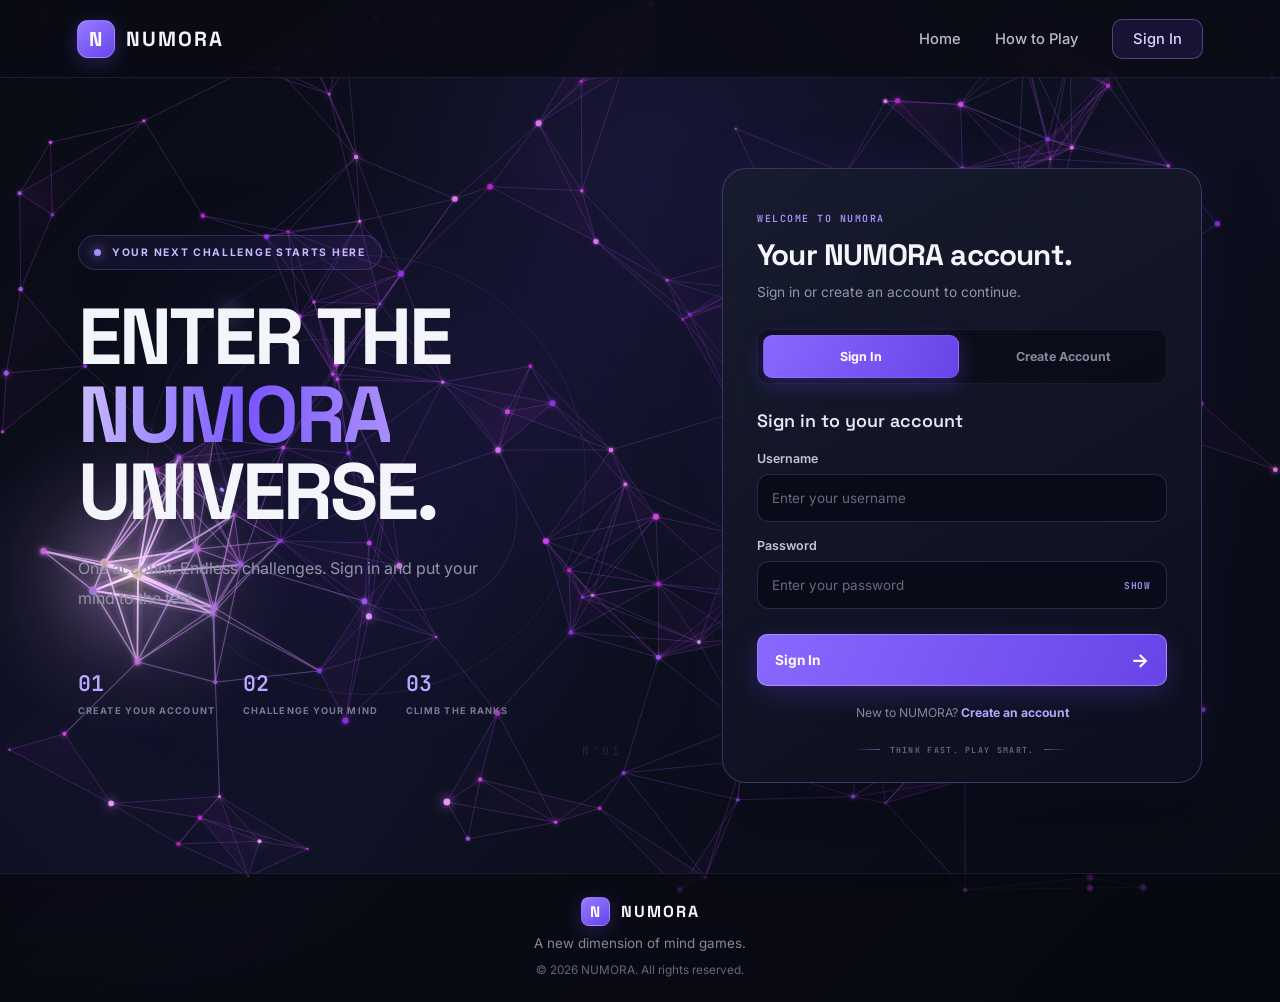
<file: login.html>
<!DOCTYPE html>
<html lang="en" dir="ltr">
<head>
    <link rel="icon" type="image/png" href="favicon.png">
    <meta charset="UTF-8">
    <meta name="viewport" content="width=device-width, initial-scale=1.0">
    <meta name="theme-color" content="#090b14">
    <title>Sign In | NUMORA</title>

    <link rel="preconnect" href="https://fonts.googleapis.com">
    <link rel="preconnect" href="https://fonts.gstatic.com" crossorigin>
    <link href="https://fonts.googleapis.com/css2?family=Inter:wght@400;500;600;700;800&family=Space+Grotesk:wght@500;600;700&family=JetBrains+Mono:wght@500;600&display=swap" rel="stylesheet">
    <link rel="stylesheet" href="style.css?v=13">
    <link rel="stylesheet" href="pages.css?v=1">
</head>
<body class="numora-auth-body">

    <nav class="navbar">
        <a href="index.html" class="nav-logo">
            <span class="logo-symbol">N</span>
            <span>NUMORA</span>
        </a>

        <div class="nav-links">
            <a href="index.html">Home</a>
            <a href="rules.html">How to Play</a>
            <a href="login.html" class="btn-nav">Sign In</a>
        </div>
    </nav>

    <main class="auth-page numora-auth-page">
        <section class="auth-showcase">
            <div class="auth-showcase-content">
                <span class="auth-eyebrow"><span class="status-dot"></span> YOUR NEXT CHALLENGE STARTS HERE</span>
                <h1>ENTER THE<br><span>NUMORA</span><br>UNIVERSE.</h1>
                <p>One account. Endless challenges. Sign in and put your mind to the test.</p>

                <div class="auth-showcase-stats">
                    <div>
                        <strong>01</strong>
                        <span>CREATE YOUR ACCOUNT</span>
                    </div>
                    <div>
                        <strong>02</strong>
                        <span>CHALLENGE YOUR MIND</span>
                    </div>
                    <div>
                        <strong>03</strong>
                        <span>CLIMB THE RANKS</span>
                    </div>
                </div>
            </div>
            <div class="auth-orbit auth-orbit-one"></div>
            <div class="auth-orbit auth-orbit-two"></div>
            <div class="auth-glow"></div>
            <span class="auth-decor-number">N°01</span>
        </section>

        <section class="auth-card">
            <div class="auth-card-heading">
                <span class="auth-card-kicker">WELCOME TO NUMORA</span>
                <h2 id="auth-title">Your NUMORA account.</h2>
                <p id="auth-subtitle">Sign in or create an account to continue.</p>
            </div>

            <div class="auth-tabs" role="tablist" aria-label="Account access">
                <button type="button" class="auth-tab active" onclick="switchTab('login')" id="tab-login" role="tab" aria-selected="true">Sign In</button>
                <button type="button" class="auth-tab" onclick="switchTab('register')" id="tab-register" role="tab" aria-selected="false">Create Account</button>
            </div>

            <form id="login-form" class="auth-form" autocomplete="on">
                <h2>Sign in to your account</h2>

                <label for="login-username">Username</label>
                <input type="text" id="login-username" name="username" placeholder="Enter your username" autocomplete="username" required>

                <label for="login-password">Password</label>
                <div class="password-wrapper">
                    <input type="password" id="login-password" name="password" placeholder="Enter your password" autocomplete="current-password" required>
                    <button type="button" class="toggle-password" aria-label="Show password" onclick="togglePassword('login-password', this)">SHOW</button>
                </div>

                <button type="submit" class="btn-primary auth-submit">
                    <span>Sign In</span>
                    <span class="auth-submit-arrow">→</span>
                </button>

                <p class="auth-switch">New to NUMORA? <a href="#" onclick="switchTab('register'); return false;">Create an account</a></p>
            </form>

            <form id="register-form" class="auth-form hidden" autocomplete="on">
                <h2>Create your account</h2>

                <label for="register-username">Username</label>
                <input type="text" id="register-username" name="username" placeholder="Choose a username" autocomplete="username" required>

                <label for="register-email">Email address</label>
                <input type="email" id="register-email" name="email" placeholder="Enter your email address" autocomplete="email" required>

                <label for="register-password">Password</label>
                <div class="password-wrapper">
                    <input type="password" id="register-password" name="new-password" placeholder="At least 6 characters" autocomplete="new-password" required>
                    <button type="button" class="toggle-password" aria-label="Show password" onclick="togglePassword('register-password', this)">SHOW</button>
                </div>

                <label for="register-password2">Confirm password</label>
                <div class="password-wrapper">
                    <input type="password" id="register-password2" name="confirm-password" placeholder="Enter your password again" autocomplete="new-password" required>
                    <button type="button" class="toggle-password" aria-label="Show password" onclick="togglePassword('register-password2', this)">SHOW</button>
                </div>

                <button type="submit" class="btn-primary auth-submit">
                    <span>Create Account</span>
                    <span class="auth-submit-arrow">→</span>
                </button>

                <p class="auth-switch">Already have an account? <a href="#" onclick="switchTab('login'); return false;">Sign in</a></p>
            </form>

            <p id="auth-message" class="auth-message" role="status" aria-live="polite"></p>

            <div class="auth-card-footer">
                <span class="auth-footer-line"></span>
                <span>THINK FAST. PLAY SMART.</span>
                <span class="auth-footer-line"></span>
            </div>
        </section>
    </main>

    <footer class="footer">
        <div class="footer-content">
            <div class="footer-brand"><span class="logo-symbol">N</span> NUMORA</div>
            <p>A new dimension of mind games.</p>
            <p class="copyright">© 2026 NUMORA. All rights reserved.</p>
        </div>
    </footer>

    <script src="particles.js"></script>
    <script src="script.js?v=10"></script>
</body>
</html>
</file>
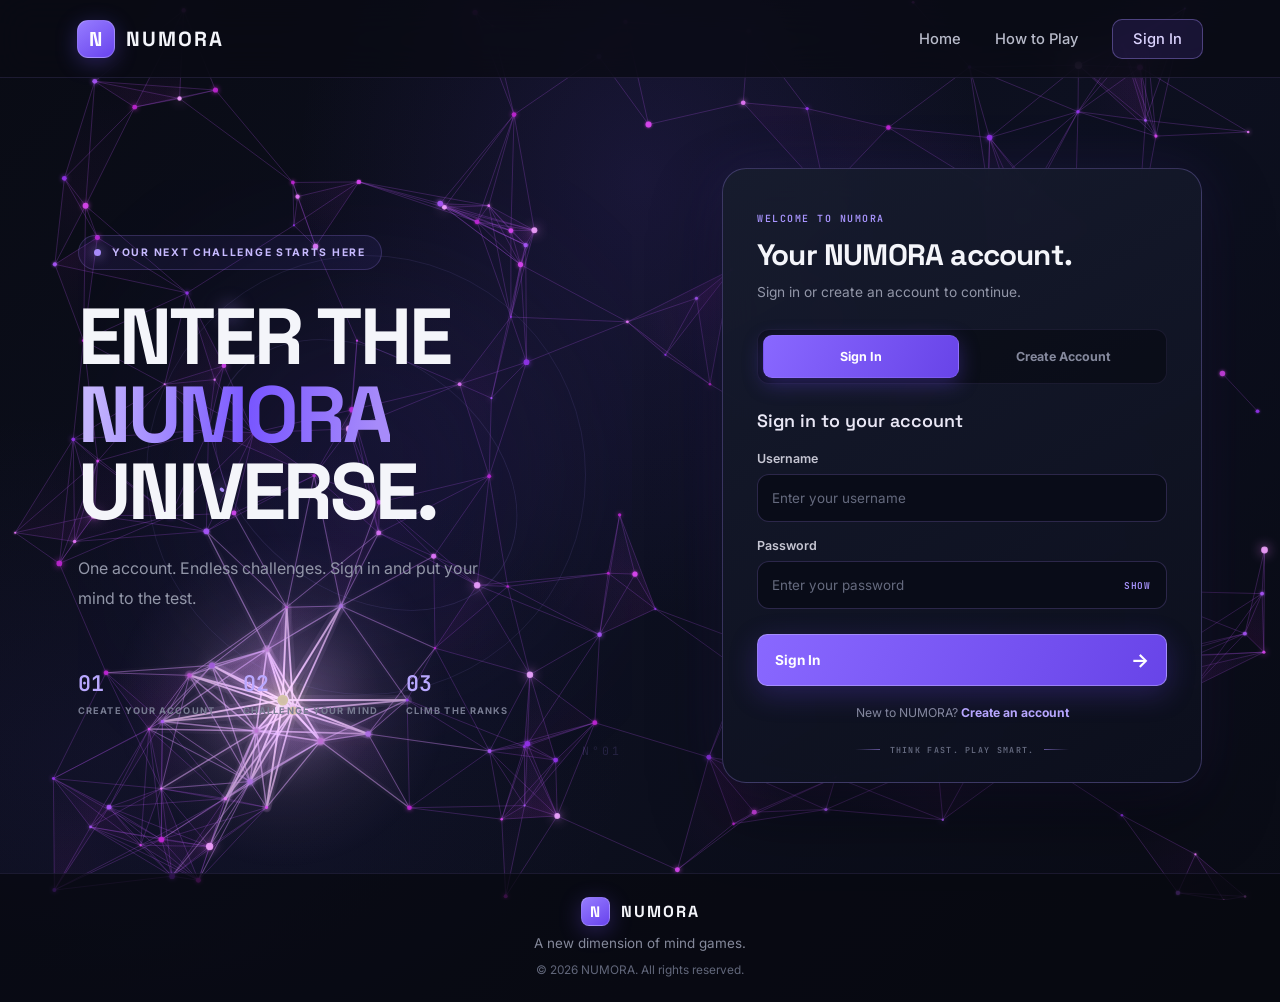
<file: profile.html>
<!DOCTYPE html>
<html lang="en" dir="ltr">
<head>
    <link rel="icon" type="image/png" href="favicon.png">
    <meta charset="UTF-8">
    <meta name="viewport" content="width=device-width, initial-scale=1.0">
    <meta name="theme-color" content="#090b14">
    <title>My Profile | NUMORA</title>

    <link rel="preconnect" href="https://fonts.googleapis.com">
    <link rel="preconnect" href="https://fonts.gstatic.com" crossorigin>
    <link href="https://fonts.googleapis.com/css2?family=Inter:wght@400;500;600;700;800&family=Space+Grotesk:wght@500;600;700&family=JetBrains+Mono:wght@500;600&display=swap" rel="stylesheet">
    <link rel="stylesheet" href="style.css?v=14">
    <link rel="stylesheet" href="pages.css?v=1">
</head>
<body>

    <nav class="navbar">
        <a href="index.html" class="nav-logo">
            <span class="logo-symbol">N</span>
            <span>NUMORA</span>
        </a>

        <div class="nav-links">
            <a href="index.html">Home</a>
            <a href="lobby.html">Game Center</a>
            <a href="rules.html">How to Play</a>
            <span id="nav-username" class="nav-user">Player</span>
            <a href="#" onclick="logout()" class="btn-nav">Sign Out</a>
        </div>
    </nav>

    <main class="profile-page numora-profile-page">

        <header class="profile-heading">
            <div class="profile-eyebrow">
                <span class="status-dot"></span>
                PLAYER DASHBOARD
            </div>
            <h1 class="profile-page-title">YOUR <span>PROFILE.</span></h1>
        </header>

        <section class="profile-header">
            <div class="profile-avatar" id="profile-avatar" aria-label="Player avatar">N</div>

            <div class="profile-info">
                <h1 id="profile-username">Player</h1>
                <p id="profile-email">email@example.com</p>

                <div class="profile-member-label">
                    <span class="status-dot"></span>
                    NUMORA PLAYER
                </div>
            </div>
        </section>

        <section class="profile-stats" id="profile-stats" aria-label="Player statistics">

            <article class="stat-card">
                <div class="stat-icon">◈</div>
                <div class="stat-value" id="stat-games">0</div>
                <div class="stat-label">GAMES PLAYED</div>
            </article>

            <article class="stat-card">
                <div class="stat-icon">✦</div>
                <div class="stat-value" id="stat-wins">0</div>
                <div class="stat-label">TOTAL WINS</div>
            </article>

            <article class="stat-card">
                <div class="stat-icon">⌁</div>
                <div class="stat-value" id="stat-avg">0</div>
                <div class="stat-label">AVERAGE SCORE</div>
            </article>

            <article class="stat-card">
                <div class="stat-icon">✧</div>
                <div class="stat-value" id="stat-best">0</div>
                <div class="stat-label">BEST SCORE</div>
            </article>

        </section>

        <section class="profile-history">
            <div class="profile-section-heading">
                <h2>Match History</h2>
                <span class="history-count-label">YOUR RECENT GAMES</span>
            </div>

            <div id="history-list" class="history-list">
                <p class="empty-history">
                    <span class="profile-empty-icon">⌁</span>
                    No games played yet. Your journey starts here.
                </p>
            </div>
        </section>

        <div class="profile-actions">
            <button type="button" class="btn-primary" onclick="location.href='lobby.html'">
                <span>PLAY A GAME</span>
                <span class="btn-arrow">→</span>
            </button>

            <button type="button" class="btn-secondary" onclick="logout()">
                SIGN OUT
            </button>
        </div>

    </main>

    <footer class="footer">
        <div class="footer-content">
            <div class="footer-brand">
                <span class="logo-symbol">N</span>
                NUMORA
            </div>
            <p>A new dimension of mind games.</p>
            <p class="copyright">© 2026 NUMORA. All rights reserved.</p>
        </div>
    </footer>

    <script src="particles.js"></script>
    <script src="script.js?v=10"></script>
</body>
</html>
</file>
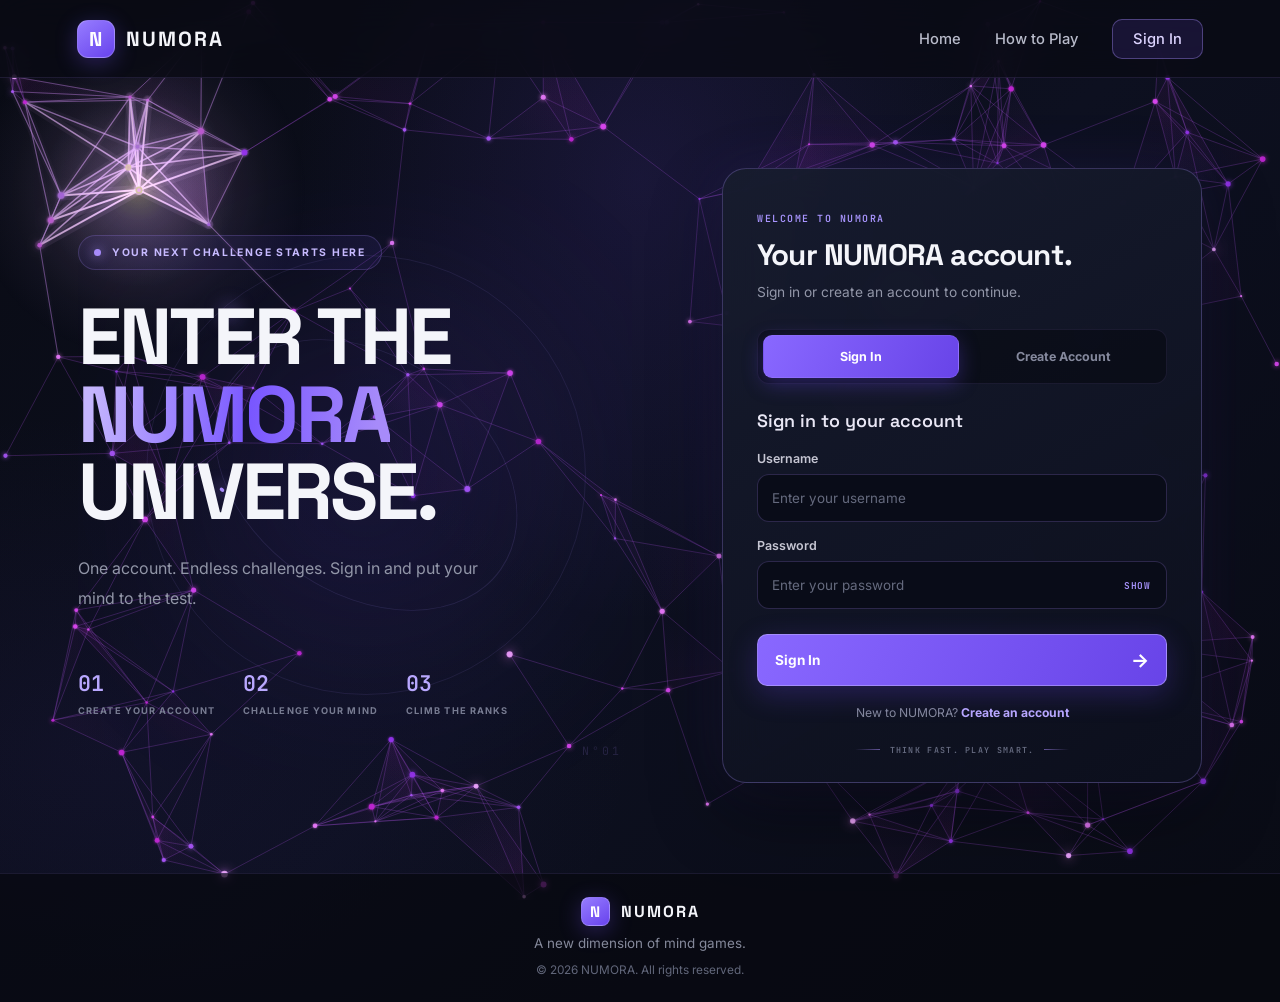
<file: room.html>
<!DOCTYPE html>
<html lang="en" dir="ltr">

<head>
    <link rel="icon" type="image/png" href="favicon.png">
    <meta charset="UTF-8">
    <meta name="viewport" content="width=device-width, initial-scale=1.0">

    <title>Private Rooms | NUMORA</title>

    <link rel="preconnect" href="https://fonts.googleapis.com">
    <link rel="preconnect" href="https://fonts.gstatic.com" crossorigin>

    <link href="https://fonts.googleapis.com/css2?family=Inter:wght@400;500;600;700;800&family=Space+Grotesk:wght@400;500;600;700&family=JetBrains+Mono:wght@400;500;600;700&display=swap" rel="stylesheet">

    <link rel="stylesheet" href="style.css?v=16">
    <link rel="stylesheet" href="pages.css?v=1">
</head>

<body>

    <!-- NAVBAR -->
    <nav class="navbar">
        <div class="nav-logo">
            <span class="numora-logo-icon">N</span>
            <span>NUMORA</span>
        </div>

        <div class="nav-links">
            <a href="index.html">Home</a>
            <a href="lobby.html">Game Center</a>
            <span id="nav-username" class="nav-user">PLAYER</span>
        </div>
    </nav>


    <!-- ROOM PAGE -->
    <main class="numora-room-page">

        <section class="room-heading">

            <div class="room-heading-text">
                <span class="room-eyebrow">NUMORA MULTIPLAYER</span>

                <h1>
                    YOUR SPACE.
                    <span>YOUR GAME.</span>
                </h1>

                <p>
                    Create a private room or join your friends using an invite code.
                </p>
            </div>

            <div class="room-heading-badge">
                <span class="room-badge-dot"></span>
                PRIVATE LOBBY
            </div>

        </section>


        <!-- MAIN ROOM CARD -->
        <section class="numora-room-card">

            <div class="room-card-top">
                <div class="room-icon">
                    <span>⌘</span>
                </div>

                <div>
                    <span class="room-card-eyebrow">MULTIPLAYER HUB</span>
                    <h2>Private Room</h2>
                </div>
            </div>


            <!-- CREATE ROOM SETTINGS -->
            <div id="room-settings" class="hidden numora-room-section">

                <div class="room-section-heading">
                    <span class="room-section-number">01 / CONFIGURATION</span>
                    <h3>Configure Your Room</h3>
                    <p>Set up your private match before inviting players.</p>
                </div>


                <div class="room-config-grid">

                    <div class="room-config-item">

                        <div class="room-config-header">
                            <label for="max-players">Maximum Players</label>
                            <span class="room-config-hint">2 - 20 PLAYERS</span>
                        </div>

                        <div class="slider-container">
                            <input
                                type="range"
                                id="max-players"
                                min="2"
                                max="20"
                                value="2"
                                oninput="updateSliderValue('max-players', 'players-val')"
                            >

                            <span class="slider-value" id="players-val">2</span>
                        </div>

                    </div>


                    <div class="room-config-item">

                        <div class="room-config-header">
                            <label for="bot-count-room">AI Players</label>
                            <span class="room-config-hint">0 - 5 BOTS</span>
                        </div>

                        <div class="slider-container">
                            <input
                                type="range"
                                id="bot-count-room"
                                min="0"
                                max="5"
                                value="0"
                                oninput="updateSliderValue('bot-count-room', 'bots-val')"
                            >

                            <span class="slider-value" id="bots-val">0</span>
                        </div>

                    </div>


                    <div class="room-config-item room-difficulty-item">

                        <div class="room-config-header">
                            <label for="bot-difficulty-room">AI Difficulty</label>
                            <span class="room-config-hint">BOT SETTINGS</span>
                        </div>

                        <select id="bot-difficulty-room" class="custom-select">
                            <option value="easy">Easy</option>
                            <option value="medium" selected>Medium</option>
                            <option value="hard">Hard</option>
                        </select>

                    </div>

                </div>


                <div class="room-actions">
                    <button class="btn-primary room-main-btn" onclick="createRoomWithSettings()">
                        CREATE ROOM
                        <span>→</span>
                    </button>

                    <button class="btn-secondary room-cancel-btn" onclick="location.href='lobby.html'">
                        Cancel
                    </button>
                </div>

            </div>



            <!-- JOIN ROOM SECTION -->
            <div id="join-section" class="hidden numora-room-section">

                <div class="room-section-heading">
                    <span class="room-section-number">02 / JOIN MATCH</span>
                    <h3>Enter Room Code</h3>
                    <p>Got an invitation? Enter the code to join your friends.</p>
                </div>


                <div class="room-code-input-wrapper">

                    <label for="join-room-code">INVITATION CODE</label>

                    <input
                        type="text"
                        id="join-room-code"
                        placeholder="ABC123"
                        maxlength="6"
                        autocomplete="off"
                        spellcheck="false"
                    >

                    <span class="room-code-hint">
                        Enter the 6-character room code.
                    </span>

                </div>


                <div class="room-actions">

                    <button class="btn-primary room-main-btn" onclick="joinRoomFromPage()">
                        JOIN ROOM
                        <span>→</span>
                    </button>

                    <button class="btn-secondary room-cancel-btn" onclick="location.href='lobby.html'">
                        Cancel
                    </button>

                </div>

            </div>



            <!-- CREATED ROOM SECTION -->
            <div id="room-section" class="hidden numora-room-section">

                <div class="room-section-heading">
                    <span class="room-section-number">03 / ROOM STATUS</span>
                    <h3>Your Room Is Ready</h3>
                    <p>Share your invitation code and wait for other players.</p>
                </div>


                <div class="room-code-display-box">

                    <span class="room-code-label">YOUR INVITATION CODE</span>

                    <div id="room-code-display" class="room-code-display">
                        -----
                    </div>

                    <span class="room-code-share-hint">
                        Share this code with your friends.
                    </span>

                </div>


                <div class="room-players-header">
                    <div>
                        <span class="room-section-number">LIVE SESSION</span>
                        <h3>Players in Room</h3>
                    </div>

                    <span class="room-live-status">
                        <span></span>
                        WAITING
                    </span>
                </div>


                <ul id="player-list" class="numora-player-list">
                    <li class="room-player-loading">
                        Connecting to room...
                    </li>
                </ul>


                <div class="room-actions room-created-actions">

                    <button
                        id="start-game-btn"
                        class="btn-primary room-main-btn hidden"
                        onclick="startMultiplayerGame()"
                    >
                        START GAME
                        <span>→</span>
                    </button>

                    <button
                        class="btn-secondary room-cancel-btn"
                        onclick="location.href='lobby.html'"
                    >
                        LEAVE ROOM
                    </button>

                </div>

            </div>

        </section>


        <!-- BOTTOM INFO -->
        <section class="room-footer-info">

            <div class="room-info-icon">✦</div>

            <div>
                <h3>PLAY TOGETHER. THINK DIFFERENTLY.</h3>
                <p>
                    Private rooms let you challenge friends in your own multiplayer space.
                </p>
            </div>

        </section>

    </main>


    <!-- FOOTER -->
    <footer class="footer">
        <div class="footer-content">
            <p>NUMORA <span>©</span> 2026</p>
            <p>THINK FAST. PLAY SMART.</p>
        </div>
    </footer>


    <!-- SCRIPTS -->
    <script src="https://cdn.socket.io/4.7.5/socket.io.min.js"></script>
    <script src="particles.js"></script>
    <script src="script.js?v=15"></script>

</body>
</html>
</file>
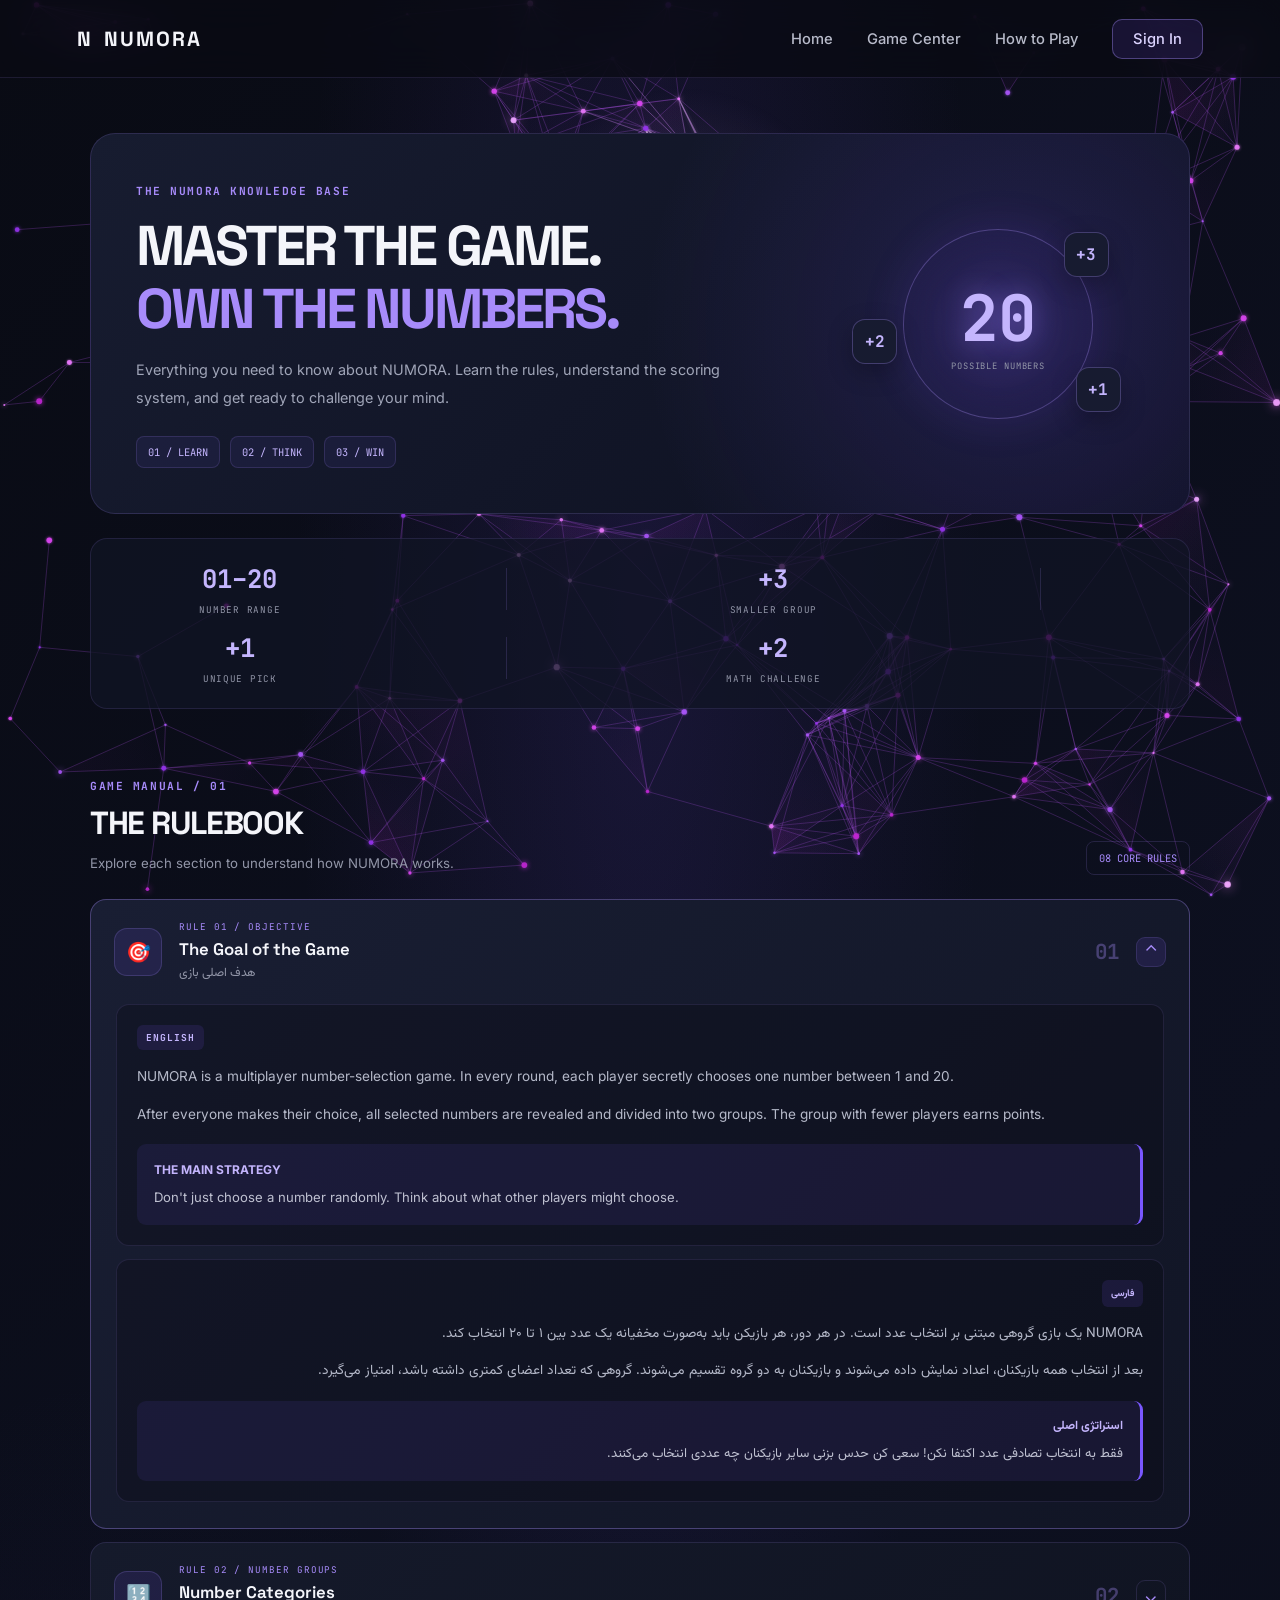
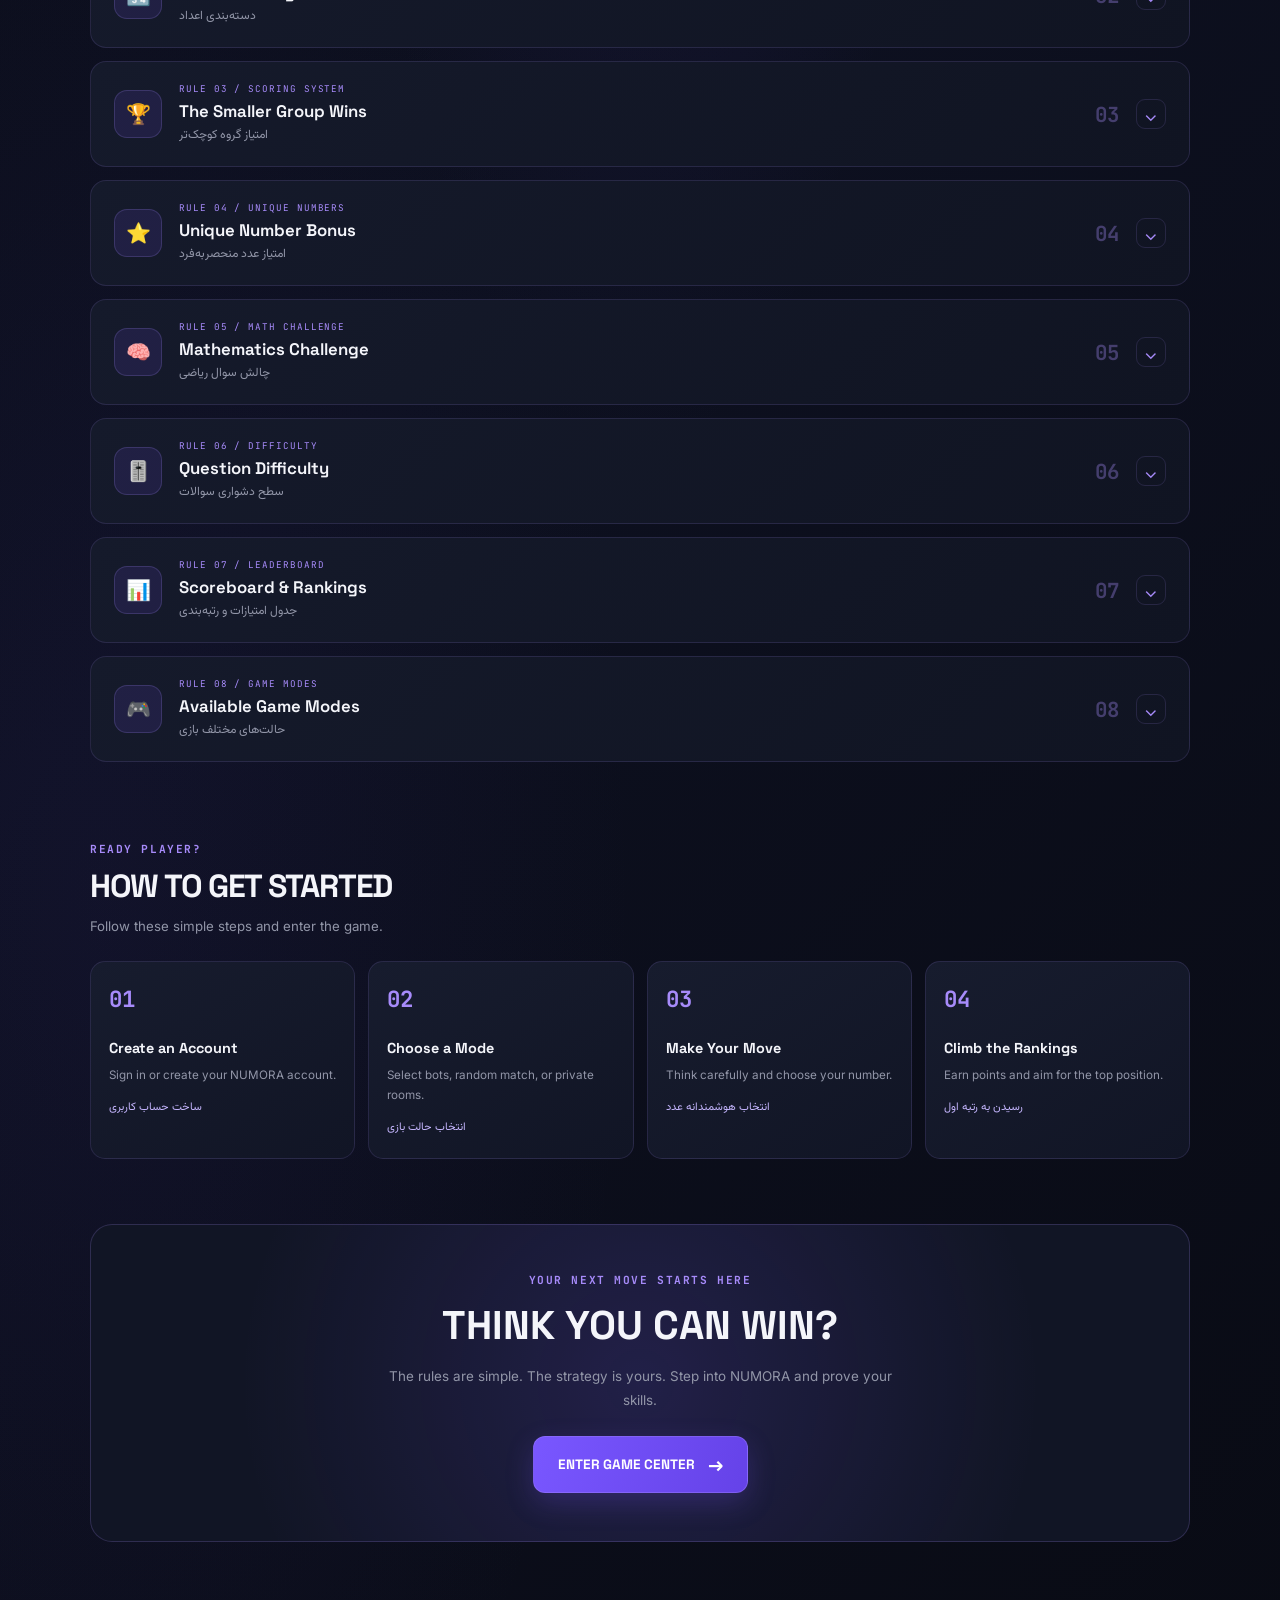
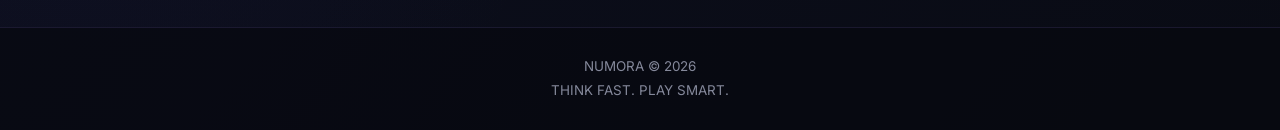
<file: rules.html>
<!DOCTYPE html>
<html lang="en" dir="ltr">

<head>
    <link rel="icon" type="image/png" href="favicon.png">
    <meta charset="UTF-8">
    <meta name="viewport" content="width=device-width, initial-scale=1.0">

    <title>How to Play | NUMORA</title>

    <link rel="preconnect" href="https://fonts.googleapis.com">
    <link rel="preconnect" href="https://fonts.gstatic.com" crossorigin>

    <link href="https://fonts.googleapis.com/css2?family=Inter:wght@400;500;600;700;800&family=Space+Grotesk:wght@400;500;600;700&family=JetBrains+Mono:wght@400;500;600;700&family=Vazirmatn:wght@400;500;600;700;800&display=swap" rel="stylesheet">

    <link rel="stylesheet" href="style.css?v=17">
</head>

<body>

    <!-- NAVBAR -->
    <nav class="navbar">

        <div class="nav-logo">
            <span class="numora-logo-icon">N</span>
            <span>NUMORA</span>
        </div>

        <div class="nav-links">
            <a href="index.html">Home</a>
            <a href="lobby.html">Game Center</a>
            <a href="rules.html" class="active">How to Play</a>

            <span id="nav-username" class="nav-user hidden">PLAYER</span>

            <a href="#" onclick="logout()" class="btn-nav hidden" id="logout-btn">
                Sign Out
            </a>

            <a href="login.html" class="btn-nav" id="login-btn">
                Sign In
            </a>
        </div>

    </nav>


    <!-- MAIN RULES PAGE -->
    <main class="numora-rules-page">


        <!-- HERO -->
        <section class="rules-hero">

            <div class="rules-hero-content">

                <span class="rules-eyebrow">
                    THE NUMORA KNOWLEDGE BASE
                </span>

                <h1>
                    MASTER THE GAME.
                    <span>OWN THE NUMBERS.</span>
                </h1>

                <p>
                    Everything you need to know about NUMORA.
                    Learn the rules, understand the scoring system,
                    and get ready to challenge your mind.
                </p>

                <div class="rules-hero-tags">
                    <span>01 / LEARN</span>
                    <span>02 / THINK</span>
                    <span>03 / WIN</span>
                </div>

            </div>

            <div class="rules-hero-visual">

                <div class="rules-visual-circle">
                    <span class="visual-number">20</span>
                    <span class="visual-label">POSSIBLE NUMBERS</span>
                </div>

                <div class="visual-floating visual-one">+3</div>
                <div class="visual-floating visual-two">+1</div>
                <div class="visual-floating visual-three">+2</div>

            </div>

        </section>


        <!-- QUICK OVERVIEW -->
        <section class="rules-overview">

            <div class="overview-item">
                <span class="overview-number">01–20</span>
                <span class="overview-label">NUMBER RANGE</span>
            </div>

            <div class="overview-divider"></div>

            <div class="overview-item">
                <span class="overview-number">+3</span>
                <span class="overview-label">SMALLER GROUP</span>
            </div>

            <div class="overview-divider"></div>

            <div class="overview-item">
                <span class="overview-number">+1</span>
                <span class="overview-label">UNIQUE PICK</span>
            </div>

            <div class="overview-divider"></div>

            <div class="overview-item">
                <span class="overview-number">+2</span>
                <span class="overview-label">MATH CHALLENGE</span>
            </div>

        </section>


        <!-- SECTION INTRO -->
        <section class="rules-section-intro">

            <div>
                <span class="rules-section-eyebrow">GAME MANUAL / 01</span>
                <h2>THE RULEBOOK</h2>
                <p>
                    Explore each section to understand how NUMORA works.
                </p>
            </div>

            <span class="rules-section-count">08 CORE RULES</span>

        </section>


        <!-- RULE CARDS -->
        <section class="numora-rules-container" id="rules-container">


            <!-- RULE 01 -->
            <article class="numora-rule-card open" onclick="toggleRule(this)">

                <div class="numora-rule-header">

                    <div class="numora-rule-icon">🎯</div>

                    <div class="numora-rule-title">
                        <span>RULE 01 / OBJECTIVE</span>
                        <h3>The Goal of the Game</h3>
                        <small>هدف اصلی بازی</small>
                    </div>

                    <div class="numora-rule-number">01</div>

                    <div class="numora-rule-arrow">⌄</div>

                </div>

                <div class="numora-rule-body">

                    <div class="rule-language english-rule">
                        <span class="language-label">ENGLISH</span>

                        <p>
                            NUMORA is a multiplayer number-selection game.
                            In every round, each player secretly chooses
                            one number between 1 and 20.
                        </p>

                        <p>
                            After everyone makes their choice, all selected
                            numbers are revealed and divided into two groups.
                            The group with fewer players earns points.
                        </p>

                        <div class="rule-highlight">
                            <strong>THE MAIN STRATEGY</strong>
                            Don't just choose a number randomly.
                            Think about what other players might choose.
                        </div>
                    </div>

                    <div class="rule-language persian-rule">
                        <span class="language-label">فارسی</span>

                        <p>
                            NUMORA یک بازی گروهی مبتنی بر انتخاب عدد است.
                            در هر دور، هر بازیکن باید به‌صورت مخفیانه یک عدد
                            بین ۱ تا ۲۰ انتخاب کند.
                        </p>

                        <p>
                            بعد از انتخاب همه بازیکنان، اعداد نمایش داده می‌شوند
                            و بازیکنان به دو گروه تقسیم می‌شوند.
                            گروهی که تعداد اعضای کمتری داشته باشد، امتیاز می‌گیرد.
                        </p>

                        <div class="rule-highlight">
                            <strong>استراتژی اصلی</strong>
                            فقط به انتخاب تصادفی عدد اکتفا نکن!
                            سعی کن حدس بزنی سایر بازیکنان چه عددی انتخاب می‌کنند.
                        </div>
                    </div>

                </div>

            </article>


            <!-- RULE 02 -->
            <article class="numora-rule-card" onclick="toggleRule(this)">

                <div class="numora-rule-header">

                    <div class="numora-rule-icon">🔢</div>

                    <div class="numora-rule-title">
                        <span>RULE 02 / NUMBER GROUPS</span>
                        <h3>Number Categories</h3>
                        <small>دسته‌بندی اعداد</small>
                    </div>

                    <div class="numora-rule-number">02</div>

                    <div class="numora-rule-arrow">⌄</div>

                </div>

                <div class="numora-rule-body">

                    <div class="rule-language english-rule">
                        <span class="language-label">ENGLISH</span>

                        <p>
                            All selected numbers are separated into two
                            categories according to their value.
                        </p>

                        <div class="number-groups">

                            <div class="number-group-card">
                                <span>GROUP A</span>
                                <strong>1 – 9</strong>
                                <small>Single-digit numbers</small>
                            </div>

                            <div class="number-group-card">
                                <span>GROUP B</span>
                                <strong>10 – 20</strong>
                                <small>Double-digit numbers</small>
                            </div>

                        </div>

                        <p>
                            Every player belongs to one of these groups,
                            depending on the number they selected.
                        </p>
                    </div>

                    <div class="rule-language persian-rule">
                        <span class="language-label">فارسی</span>

                        <p>
                            تمام اعداد انتخاب‌شده بر اساس مقدارشان
                            به دو دسته تقسیم می‌شوند:
                        </p>

                        <div class="number-groups">

                            <div class="number-group-card">
                                <span>گروه اول</span>
                                <strong>۱ تا ۹</strong>
                                <small>اعداد یک‌رقمی</small>
                            </div>

                            <div class="number-group-card">
                                <span>گروه دوم</span>
                                <strong>۱۰ تا ۲۰</strong>
                                <small>اعداد دورقمی</small>
                            </div>

                        </div>

                        <p>
                            هر بازیکن با توجه به عددی که انتخاب کرده،
                            عضو یکی از این دو گروه خواهد بود.
                        </p>
                    </div>

                </div>

            </article>


            <!-- RULE 03 -->
            <article class="numora-rule-card" onclick="toggleRule(this)">

                <div class="numora-rule-header">

                    <div class="numora-rule-icon">🏆</div>

                    <div class="numora-rule-title">
                        <span>RULE 03 / SCORING SYSTEM</span>
                        <h3>The Smaller Group Wins</h3>
                        <small>امتیاز گروه کوچک‌تر</small>
                    </div>

                    <div class="numora-rule-number">03</div>

                    <div class="numora-rule-arrow">⌄</div>

                </div>

                <div class="numora-rule-body">

                    <div class="rule-language english-rule">
                        <span class="language-label">ENGLISH</span>

                        <p>
                            Once all numbers are revealed, the number
                            of players in each group is compared.
                        </p>

                        <p>
                            Every player in the smaller group receives
                            <strong>3 points</strong>.
                        </p>

                        <p>
                            If both groups have the same number of players,
                            nobody receives points from this rule.
                        </p>

                        <div class="example-box">
                            <span class="example-label">EXAMPLE</span>

                            <div class="example-comparison">
                                <div>
                                    <span>GROUP A</span>
                                    <strong>3 PLAYERS</strong>
                                </div>

                                <span class="example-vs">VS</span>

                                <div>
                                    <span>GROUP B</span>
                                    <strong>2 PLAYERS</strong>
                                </div>
                            </div>

                            <div class="example-result">
                                Group B wins → Each player gets +3 points.
                            </div>
                        </div>
                    </div>

                    <div class="rule-language persian-rule">
                        <span class="language-label">فارسی</span>

                        <p>
                            پس از مشخص شدن تمام انتخاب‌ها، تعداد بازیکنان
                            دو گروه با یکدیگر مقایسه می‌شود.
                        </p>

                        <p>
                            هر بازیکنی که در گروه کوچک‌تر قرار گرفته باشد،
                            <strong>۳ امتیاز</strong> دریافت می‌کند.
                        </p>

                        <p>
                            اگر تعداد اعضای دو گروه برابر باشد،
                            از این قانون هیچ امتیازی به کسی تعلق نمی‌گیرد.
                        </p>

                        <div class="example-box">
                            <span class="example-label">مثال</span>

                            <div class="example-comparison">
                                <div>
                                    <span>گروه اول</span>
                                    <strong>۳ بازیکن</strong>
                                </div>

                                <span class="example-vs">VS</span>

                                <div>
                                    <span>گروه دوم</span>
                                    <strong>۲ بازیکن</strong>
                                </div>
                            </div>

                            <div class="example-result">
                                گروه دوم برنده است؛ هر عضو آن ۳ امتیاز می‌گیرد.
                            </div>
                        </div>
                    </div>

                </div>

            </article>


            <!-- RULE 04 -->
            <article class="numora-rule-card" onclick="toggleRule(this)">

                <div class="numora-rule-header">

                    <div class="numora-rule-icon">⭐</div>

                    <div class="numora-rule-title">
                        <span>RULE 04 / UNIQUE NUMBERS</span>
                        <h3>Unique Number Bonus</h3>
                        <small>امتیاز عدد منحصربه‌فرد</small>
                    </div>

                    <div class="numora-rule-number">04</div>

                    <div class="numora-rule-arrow">⌄</div>

                </div>

                <div class="numora-rule-body">

                    <div class="rule-language english-rule">
                        <span class="language-label">ENGLISH</span>

                        <p>
                            Choosing a number that nobody else selects
                            gives you an additional <strong>1 point</strong>.
                        </p>

                        <p>
                            This bonus is independent of the smaller-group
                            scoring system.
                        </p>

                        <div class="rule-highlight">
                            <strong>IMPORTANT</strong>
                            If your selected number is shared by even
                            one other player, you do not receive this bonus.
                        </div>

                        <div class="example-box">
                            <span class="example-label">EXAMPLE</span>
                            <p>
                                You choose 7, and nobody else chooses 7.
                            </p>
                            <div class="example-result">
                                Your reward: +1 UNIQUE NUMBER POINT
                            </div>
                        </div>
                    </div>

                    <div class="rule-language persian-rule">
                        <span class="language-label">فارسی</span>

                        <p>
                            اگر عددی را انتخاب کنی که هیچ بازیکن دیگری
                            آن را انتخاب نکرده باشد، یک <strong>امتیاز اضافه</strong>
                            دریافت می‌کنی.
                        </p>

                        <p>
                            این امتیاز مستقل از قانون گروه کوچک‌تر است
                            و جداگانه محاسبه می‌شود.
                        </p>

                        <div class="rule-highlight">
                            <strong>نکته مهم</strong>
                            اگر حتی یک نفر دیگر هم عدد انتخابی تو را انتخاب کرده باشد،
                            امتیاز منحصربه‌فرد را دریافت نمی‌کنی.
                        </div>

                        <div class="example-box">
                            <span class="example-label">مثال</span>
                            <p>
                                تو عدد ۷ را انتخاب کرده‌ای و هیچ بازیکن دیگری ۷ را انتخاب نکرده است.
                            </p>
                            <div class="example-result">
                                جایزه تو: ۱ امتیاز اضافه
                            </div>
                        </div>
                    </div>

                </div>

            </article>


            <!-- RULE 05 -->
            <article class="numora-rule-card" onclick="toggleRule(this)">

                <div class="numora-rule-header">

                    <div class="numora-rule-icon">🧠</div>

                    <div class="numora-rule-title">
                        <span>RULE 05 / MATH CHALLENGE</span>
                        <h3>Mathematics Challenge</h3>
                        <small>چالش سوال ریاضی</small>
                    </div>

                    <div class="numora-rule-number">05</div>

                    <div class="numora-rule-arrow">⌄</div>

                </div>

                <div class="numora-rule-body">

                    <div class="rule-language english-rule">
                        <span class="language-label">ENGLISH</span>

                        <p>
                            Some rounds include a timed mathematics question.
                            You must solve the question before the timer reaches zero.
                        </p>

                        <p>
                            A correct answer submitted within the allowed time
                            rewards you with <strong>2 additional points</strong>.
                        </p>

                        <p>
                            Incorrect or late answers do not earn this bonus.
                        </p>

                        <div class="rule-highlight">
                            <strong>QUICK TIP</strong>
                            Stay focused and check your answer before submitting it.
                        </div>
                    </div>

                    <div class="rule-language persian-rule">
                        <span class="language-label">فارسی</span>

                        <p>
                            در بعضی از دورهای بازی، یک سوال ریاضی زمان‌دار
                            برای بازیکنان نمایش داده می‌شود.
                        </p>

                        <p>
                            باید قبل از تمام شدن زمان، پاسخ درست را وارد کنی
                            و آن را ثبت کنی.
                        </p>

                        <p>
                            اگر پاسخ صحیح را در زمان تعیین‌شده ارسال کنی،
                            <strong>۲ امتیاز اضافه</strong> دریافت خواهی کرد.
                        </p>

                        <p>
                            پاسخ اشتباه یا پاسخی که بعد از پایان زمان ارسال شود،
                            امتیازی ندارد.
                        </p>

                        <div class="rule-highlight">
                            <strong>پیشنهاد</strong>
                            با تمرکز جواب بده و قبل از ثبت پاسخ، یک بار آن را بررسی کن.
                        </div>
                    </div>

                </div>

            </article>


            <!-- RULE 06 -->
            <article class="numora-rule-card" onclick="toggleRule(this)">

                <div class="numora-rule-header">

                    <div class="numora-rule-icon">🎚️</div>

                    <div class="numora-rule-title">
                        <span>RULE 06 / DIFFICULTY</span>
                        <h3>Question Difficulty</h3>
                        <small>سطح دشواری سوالات</small>
                    </div>

                    <div class="numora-rule-number">06</div>

                    <div class="numora-rule-arrow">⌄</div>

                </div>

                <div class="numora-rule-body">

                    <div class="rule-language english-rule">
                        <span class="language-label">ENGLISH</span>

                        <p>
                            Mathematics questions have three difficulty levels.
                            Each level has a different operation and time limit.
                        </p>

                        <div class="difficulty-grid">

                            <div class="difficulty-card">
                                <span class="difficulty-dot easy"></span>
                                <h4>Easy</h4>
                                <strong>ADDITION</strong>
                                <span>7 Seconds</span>
                                <p>Simple addition problems.</p>
                            </div>

                            <div class="difficulty-card">
                                <span class="difficulty-dot medium"></span>
                                <h4>Medium</h4>
                                <strong>SUBTRACTION</strong>
                                <span>10 Seconds</span>
                                <p>Subtraction problems.</p>
                            </div>

                            <div class="difficulty-card">
                                <span class="difficulty-dot hard"></span>
                                <h4>Hard</h4>
                                <strong>MULTIPLICATION</strong>
                                <span>15 Seconds</span>
                                <p>Multiplication challenges.</p>
                            </div>

                        </div>
                    </div>

                    <div class="rule-language persian-rule">
                        <span class="language-label">فارسی</span>

                        <p>
                            سوالات ریاضی دارای سه سطح دشواری هستند.
                            هر سطح عملیات ریاضی و زمان مخصوص خودش را دارد.
                        </p>

                        <div class="difficulty-grid">

                            <div class="difficulty-card">
                                <span class="difficulty-dot easy"></span>
                                <h4>آسان</h4>
                                <strong>جمع</strong>
                                <span>۷ ثانیه</span>
                                <p>سوالات ساده جمع.</p>
                            </div>

                            <div class="difficulty-card">
                                <span class="difficulty-dot medium"></span>
                                <h4>متوسط</h4>
                                <strong>تفریق</strong>
                                <span>۱۰ ثانیه</span>
                                <p>سوالات تفریق.</p>
                            </div>

                            <div class="difficulty-card">
                                <span class="difficulty-dot hard"></span>
                                <h4>سخت</h4>
                                <strong>ضرب</strong>
                                <span>۱۵ ثانیه</span>
                                <p>چالش‌های ضرب.</p>
                            </div>

                        </div>

                        <div class="rule-highlight">
                            زمان‌ها بر اساس تنظیمات فعلی بازی نوشته شده‌اند.
                        </div>
                    </div>

                </div>

            </article>


            <!-- RULE 07 -->
            <article class="numora-rule-card" onclick="toggleRule(this)">

                <div class="numora-rule-header">

                    <div class="numora-rule-icon">📊</div>

                    <div class="numora-rule-title">
                        <span>RULE 07 / LEADERBOARD</span>
                        <h3>Scoreboard & Rankings</h3>
                        <small>جدول امتیازات و رتبه‌بندی</small>
                    </div>

                    <div class="numora-rule-number">07</div>

                    <div class="numora-rule-arrow">⌄</div>

                </div>

                <div class="numora-rule-body">

                    <div class="rule-language english-rule">
                        <span class="language-label">ENGLISH</span>

                        <p>
                            After each round, players' scores are updated
                            and the scoreboard is sorted by total points.
                        </p>

                        <p>
                            At the end of the match, the final rankings
                            show how every player performed.
                        </p>

                        <div class="rule-highlight">
                            <strong>THE WINNER</strong>
                            The player with the highest total score
                            finishes in first place.
                        </div>
                    </div>

                    <div class="rule-language persian-rule">
                        <span class="language-label">فارسی</span>

                        <p>
                            پس از پایان هر دور، امتیاز بازیکنان به‌روزرسانی
                            می‌شود و جدول بر اساس مجموع امتیازات مرتب خواهد شد.
                        </p>

                        <p>
                            در پایان مسابقه، رتبه نهایی تمام بازیکنان مشخص می‌شود
                            تا عملکرد هر شخص قابل مشاهده باشد.
                        </p>

                        <div class="rule-highlight">
                            <strong>برنده بازی</strong>
                            بازیکنی که در پایان مسابقه بیشترین امتیاز را داشته باشد،
                            در رتبه اول قرار می‌گیرد.
                        </div>
                    </div>

                </div>

            </article>


            <!-- RULE 08 -->
            <article class="numora-rule-card" onclick="toggleRule(this)">

                <div class="numora-rule-header">

                    <div class="numora-rule-icon">🎮</div>

                    <div class="numora-rule-title">
                        <span>RULE 08 / GAME MODES</span>
                        <h3>Available Game Modes</h3>
                        <small>حالت‌های مختلف بازی</small>
                    </div>

                    <div class="numora-rule-number">08</div>

                    <div class="numora-rule-arrow">⌄</div>

                </div>

                <div class="numora-rule-body">

                    <div class="rule-language english-rule">
                        <span class="language-label">ENGLISH</span>

                        <p>
                            NUMORA offers different ways to play.
                            Choose the mode that fits your style.
                        </p>

                        <ul class="mode-list">
                            <li>
                                <strong>Play vs Bots</strong>
                                <span>Practice and compete against AI players.</span>
                            </li>

                            <li>
                                <strong>Random Match</strong>
                                <span>Find an opponent and play online.</span>
                            </li>

                            <li>
                                <strong>Private Rooms</strong>
                                <span>Create a room and invite your friends.</span>
                            </li>

                            <li>
                                <strong>Join a Room</strong>
                                <span>Enter an invitation code to join an existing room.</span>
                            </li>
                        </ul>
                    </div>

                    <div class="rule-language persian-rule">
                        <span class="language-label">فارسی</span>

                        <p>
                            NUMORA چند روش مختلف برای بازی کردن در اختیار تو قرار می‌دهد.
                            می‌توانی با توجه به سلیقه خودت یکی را انتخاب کنی.
                        </p>

                        <ul class="mode-list">
                            <li>
                                <strong>بازی با بات‌ها</strong>
                                <span>تمرین و رقابت با بازیکنان هوش مصنوعی.</span>
                            </li>

                            <li>
                                <strong>مسابقه تصادفی</strong>
                                <span>پیدا کردن حریف و شروع یک مسابقه آنلاین.</span>
                            </li>

                            <li>
                                <strong>ساخت اتاق خصوصی</strong>
                                <span>ساخت اتاق و دعوت از دوستان.</span>
                            </li>

                            <li>
                                <strong>ورود به اتاق</strong>
                                <span>وارد کردن کد دعوت برای پیوستن به یک اتاق موجود.</span>
                            </li>
                        </ul>
                    </div>

                </div>

            </article>

        </section>


        <!-- HOW TO START -->
        <section class="rules-start-section">

            <div class="rules-start-heading">
                <span class="rules-section-eyebrow">READY PLAYER?</span>
                <h2>HOW TO GET STARTED</h2>
                <p>Follow these simple steps and enter the game.</p>
            </div>

            <div class="rules-start-grid">

                <div class="start-step">
                    <span>01</span>
                    <h3>Create an Account</h3>
                    <p>Sign in or create your NUMORA account.</p>
                    <small>ساخت حساب کاربری</small>
                </div>

                <div class="start-step">
                    <span>02</span>
                    <h3>Choose a Mode</h3>
                    <p>Select bots, random match, or private rooms.</p>
                    <small>انتخاب حالت بازی</small>
                </div>

                <div class="start-step">
                    <span>03</span>
                    <h3>Make Your Move</h3>
                    <p>Think carefully and choose your number.</p>
                    <small>انتخاب هوشمندانه عدد</small>
                </div>

                <div class="start-step">
                    <span>04</span>
                    <h3>Climb the Rankings</h3>
                    <p>Earn points and aim for the top position.</p>
                    <small>رسیدن به رتبه اول</small>
                </div>

            </div>

        </section>


        <!-- CTA -->
        <section class="rules-cta">

            <span class="rules-eyebrow">YOUR NEXT MOVE STARTS HERE</span>

            <h2>THINK YOU CAN WIN?</h2>

            <p>
                The rules are simple. The strategy is yours.
                Step into NUMORA and prove your skills.
            </p>

            <button class="rules-play-btn" onclick="goToGame()">
                ENTER GAME CENTER
                <span>→</span>
            </button>

        </section>

    </main>


    <!-- FOOTER -->
    <footer class="footer">

        <div class="footer-content">
            <p>NUMORA © 2026</p>
            <p>THINK FAST. PLAY SMART.</p>
        </div>

    </footer>


    <script src="particles.js"></script>
    <script src="script.js?v=15"></script>

</body>
</html>
</file>
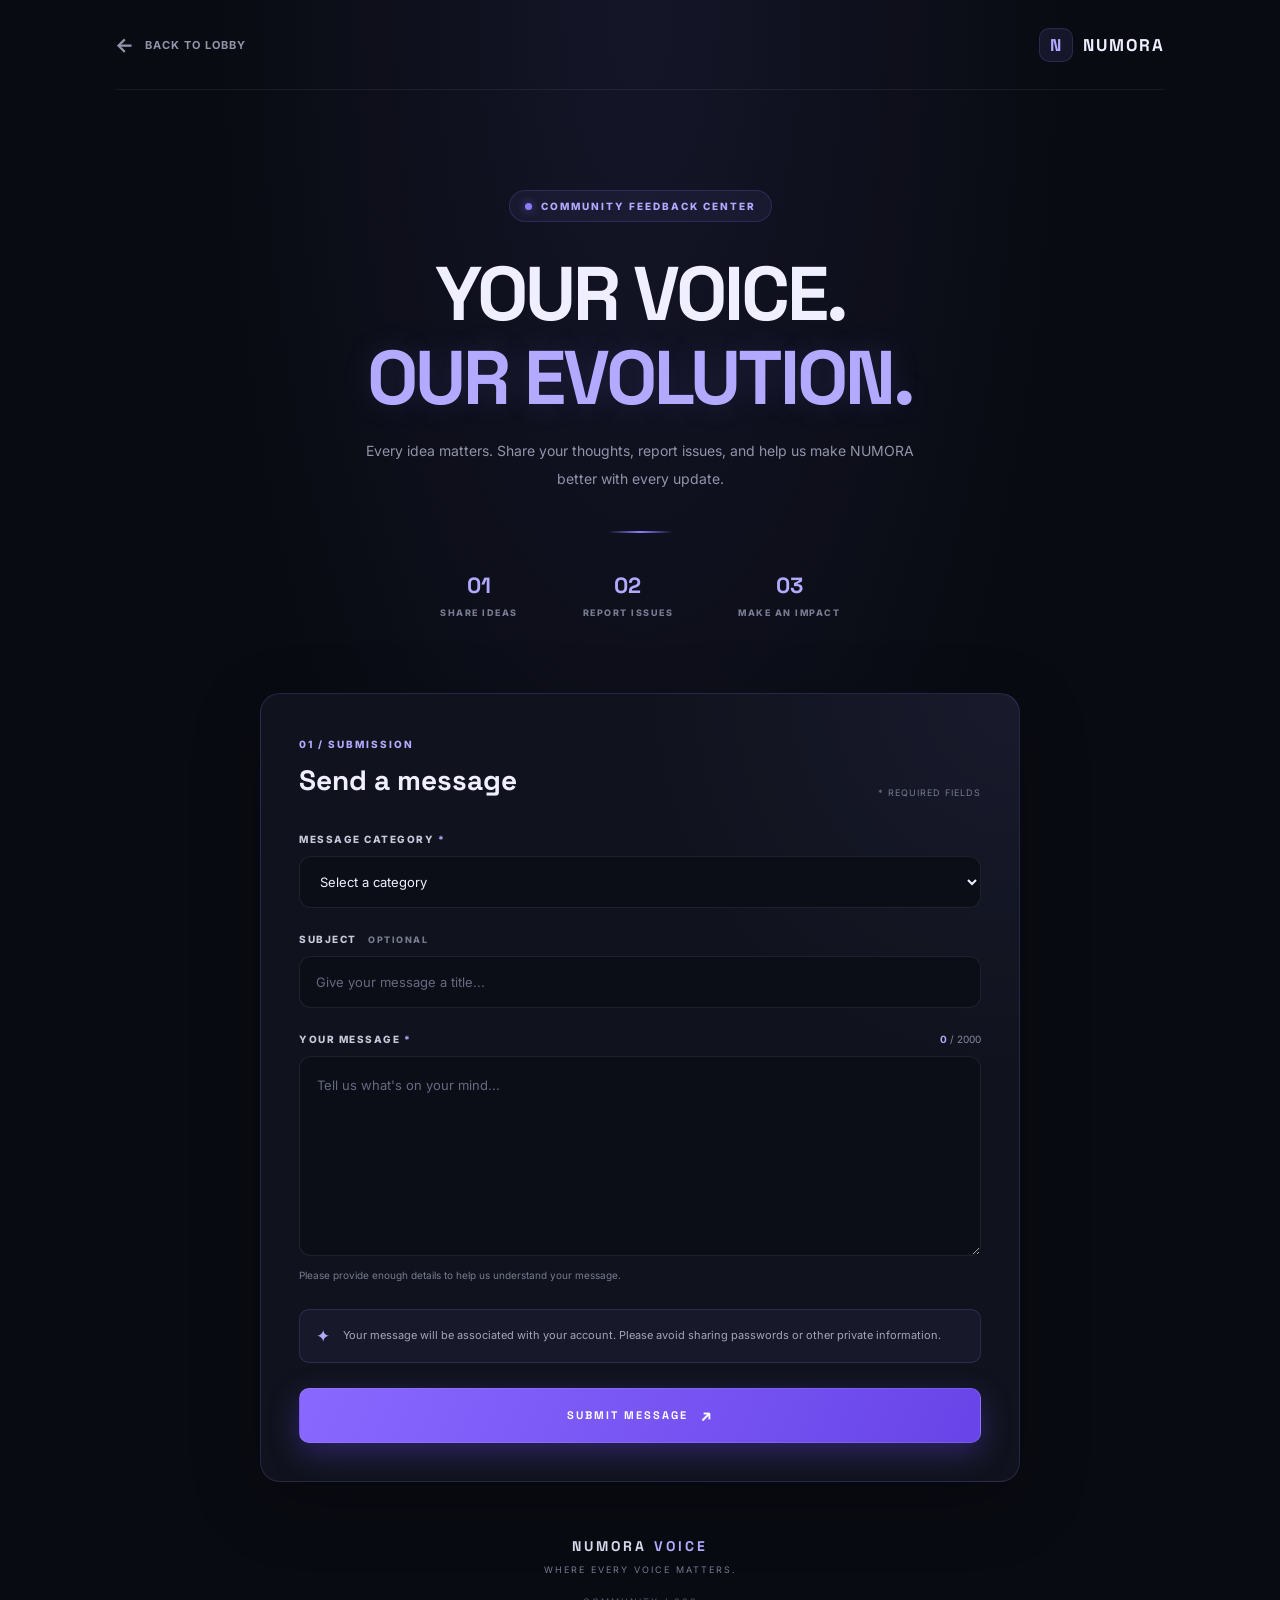
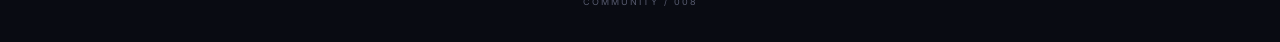
<file: voice.html>
<!DOCTYPE html>
<html lang="en" dir="ltr">
<head>
    <meta charset="UTF-8">
    <meta name="viewport" content="width=device-width, initial-scale=1.0">

    <title>NUMORA VOICE — Where Every Voice Matters</title>

    <link rel="icon" type="image/png" href="favicon.png">
    <link rel="stylesheet" href="style.css?v=13">
    <link rel="stylesheet" href="pages.css?v=1">

    <link rel="preconnect" href="https://fonts.googleapis.com">
    <link rel="preconnect" href="https://fonts.gstatic.com" crossorigin>

    <link href="https://fonts.googleapis.com/css2?family=Inter:wght@400;500;600;700;800&family=Space+Grotesk:wght@400;500;600;700&display=swap" rel="stylesheet">
</head>

<body class="voice-page">

    <main class="voice-container">

        <!-- HEADER -->
        <header class="voice-header">

            <a href="lobby.html" class="voice-back">
                <span>←</span>
                BACK TO LOBBY
            </a>

            <div class="voice-brand">
                <span class="voice-brand-mark">N</span>
                <span>NUMORA</span>
            </div>

        </header>


        <!-- HERO -->
        <section class="voice-hero">

            <div class="voice-eyebrow">
                <span class="voice-live-dot"></span>
                COMMUNITY FEEDBACK CENTER
            </div>

            <h1>
                YOUR VOICE.
                <span>OUR EVOLUTION.</span>
            </h1>

            <p class="voice-description">
                Every idea matters. Share your thoughts, report issues,
                and help us make NUMORA better with every update.
            </p>

            <div class="voice-hero-line"></div>

            <div class="voice-stats">

                <div>
                    <strong>01</strong>
                    <span>SHARE IDEAS</span>
                </div>

                <div>
                    <strong>02</strong>
                    <span>REPORT ISSUES</span>
                </div>

                <div>
                    <strong>03</strong>
                    <span>MAKE AN IMPACT</span>
                </div>

            </div>

        </section>


        <!-- FORM -->
        <section class="voice-form-section">

            <div class="voice-section-heading">
                <div>
                    <span class="voice-section-number">01 / SUBMISSION</span>
                    <h2>Send a message</h2>
                </div>

                <span class="voice-required">* REQUIRED FIELDS</span>
            </div>


            <form id="voice-form" class="voice-form">

                <!-- CATEGORY -->
                <div class="voice-field">

                    <label for="voice-category">
                        MESSAGE CATEGORY
                        <span>*</span>
                    </label>

                    <select id="voice-category" name="category" required>
                        <option value="" disabled selected>
                            Select a category
                        </option>

                        <option value="suggestion">Suggestion</option>
                        <option value="criticism">Criticism</option>
                        <option value="bug">Bug Report</option>
                        <option value="feedback">General Feedback</option>
                    </select>

                </div>


                <!-- SUBJECT -->
                <div class="voice-field">

                    <label for="voice-subject">
                        SUBJECT
                        <span class="voice-optional">OPTIONAL</span>
                    </label>

                    <input
                        type="text"
                        id="voice-subject"
                        name="subject"
                        maxlength="100"
                        placeholder="Give your message a title..."
                    >

                </div>


                <!-- MESSAGE -->
                <div class="voice-field">

                    <div class="voice-label-row">
                        <label for="voice-message">
                            YOUR MESSAGE
                            <span>*</span>
                        </label>

                        <span class="voice-counter">
                            <strong id="voice-count">0</strong> / 2000
                        </span>
                    </div>

                    <textarea
                        id="voice-message"
                        name="message"
                        rows="7"
                        minlength="10"
                        maxlength="2000"
                        placeholder="Tell us what's on your mind..."
                        required
                    ></textarea>

                    <p class="voice-field-hint">
                        Please provide enough details to help us understand your message.
                    </p>

                </div>


                <!-- NOTICE -->
                <div class="voice-notice">
                    <span class="voice-notice-icon">✦</span>

                    <p>
                        Your message will be associated with your account.
                        Please avoid sharing passwords or other private information.
                    </p>
                </div>


                <!-- RESPONSE -->
                <div
                    id="voice-response"
                    class="voice-response"
                    role="status"
                    aria-live="polite"
                    hidden
                ></div>


                <!-- SUBMIT -->
                <button type="submit" id="voice-submit" class="voice-submit">

                    <span id="voice-submit-text">SUBMIT MESSAGE</span>

                    <span class="voice-submit-arrow">↗</span>

                </button>

            </form>

        </section>


        <!-- FOOTER -->
        <footer class="voice-footer">

            <div class="voice-footer-brand">
                NUMORA <span>VOICE</span>
            </div>

            <p>WHERE EVERY VOICE MATTERS.</p>

            <span class="voice-footer-code">COMMUNITY / 008</span>

        </footer>

    </main>


    <script>
        const API_URL = "https://number-game-api.onrender.com";

        const voiceForm = document.getElementById("voice-form");
        const voiceMessage = document.getElementById("voice-message");
        const voiceCount = document.getElementById("voice-count");
        const voiceResponse = document.getElementById("voice-response");
        const voiceSubmit = document.getElementById("voice-submit");
        const voiceSubmitText = document.getElementById("voice-submit-text");


        // Character counter
        voiceMessage.addEventListener("input", () => {
            voiceCount.textContent = voiceMessage.value.length;
        });


        // Show response
        function showVoiceResponse(message, type) {
            voiceResponse.textContent = message;
            voiceResponse.className = "voice-response " + type;
            voiceResponse.hidden = false;
        }


        // Submit message
        voiceForm.addEventListener("submit", async (event) => {
            event.preventDefault();

            const token = localStorage.getItem("access_token");

            if (!token) {
                showVoiceResponse(
                    "Please log in before submitting a message.",
                    "voice-error"
                );
                return;
            }

            const category = document.getElementById("voice-category").value;
            const subject = document.getElementById("voice-subject").value.trim();
            const message = voiceMessage.value.trim();

            if (!category || message.length < 10) {
                showVoiceResponse(
                    "Please select a category and write at least 10 characters.",
                    "voice-error"
                );
                return;
            }

            voiceSubmit.disabled = true;
            voiceSubmitText.textContent = "SUBMITTING...";

            voiceResponse.hidden = true;

            try {
                const response = await fetch(`${API_URL}/api/voice/messages`, {
                    method: "POST",

                    headers: {
                        "Content-Type": "application/json",
                        "Authorization": `Bearer ${token}`
                    },

                    body: JSON.stringify({
                        category: category,
                        subject: subject,
                        message: message
                    })
                });

                const data = await response.json().catch(() => ({}));

                if (response.status === 401) {
                    throw new Error("Your session has expired. Please log in again.");
                }

                if (!response.ok) {
                    throw new Error(
                        data.error || data.message || "Could not submit your message."
                    );
                }

                showVoiceResponse(
                    "Your message has been submitted successfully. Thank you for helping NUMORA grow!",
                    "voice-success"
                );

                voiceForm.reset();
                voiceCount.textContent = "0";

            } catch (error) {
                showVoiceResponse(
                    error.message || "Something went wrong. Please try again.",
                    "voice-error"
                );

            } finally {
                voiceSubmit.disabled = false;
                voiceSubmitText.textContent = "SUBMIT MESSAGE";
            }
        });
    </script>

</body>
</html>
</file>
<file: style.css>
* {
    margin: 0;
    padding: 0;
    box-sizing: border-box;
}

body {
    background: linear-gradient(135deg, #0f0f1a 0%, #1a1a2e 100%);
    color: #e0e0e0;
    font-family: 'Vazirmatn', 'Segoe UI', Tahoma, sans-serif;
    min-height: 100vh;
    display: flex;
    flex-direction: column;
}

.navbar {
    display: flex;
    justify-content: space-between;
    align-items: center;
    padding: 20px 50px;
    background-color: rgba(26, 26, 46, 0.8);
    backdrop-filter: blur(10px);
    border-bottom: 1px solid rgba(0, 217, 255, 0.2);
    position: sticky;
    top: 0;
    z-index: 100;
}

.nav-logo {
    font-size: 1.5rem;
    font-weight: bold;
    color: #00d9ff;
    text-shadow: 0 0 15px #00d9ff;
}

.nav-links {
    display: flex;
    gap: 30px;
    align-items: center;
}

.nav-links a {
    color: #e0e0e0;
    text-decoration: none;
    font-size: 1rem;
    transition: color 0.3s;
}

.nav-links a:hover {
    color: #00d9ff;
}

.nav-user {
    color: #00d9ff;
    font-weight: bold;
    font-size: 1rem;
}

.btn-nav {
    background-color: #00d9ff;
    color: #0f0f1a !important;
    padding: 10px 25px;
    border-radius: 8px;
    font-weight: bold;
    transition: all 0.3s;
}

.btn-nav:hover {
    background-color: #ff006e !important;
    color: #fff !important;
    transform: scale(1.05);
}

.hero {
    flex: 1;
    display: flex;
    flex-direction: column;
    justify-content: center;
    align-items: center;
    padding: 60px 20px;
    text-align: center;
}

.hero-content {
    max-width: 800px;
    margin-bottom: 60px;
}

.hero-title {
    font-size: 4rem;
    color: #00d9ff;
    text-shadow: 0 0 30px #00d9ff, 0 0 60px #00d9ff;
    margin-bottom: 20px;
    animation: glow 2s ease-in-out infinite alternate;
}

@keyframes glow {
    from { text-shadow: 0 0 20px #00d9ff, 0 0 40px #00d9ff; }
    to { text-shadow: 0 0 40px #00d9ff, 0 0 80px #ff006e; }
}

.hero-subtitle { font-size: 1.5rem; color: #ff006e; margin-bottom: 20px; }
.hero-desc { font-size: 1.1rem; color: #8888aa; margin-bottom: 40px; line-height: 1.8; }
.hero-buttons { display: flex; gap: 20px; justify-content: center; flex-wrap: wrap; }

.btn-primary {
    background-color: #00d9ff;
    color: #0f0f1a;
    border: none;
    padding: 18px 50px;
    font-size: 1.3rem;
    font-weight: bold;
    border-radius: 12px;
    cursor: pointer;
    transition: all 0.3s;
    box-shadow: 0 0 20px rgba(0, 217, 255, 0.5);
    position: relative;
    overflow: hidden;
}

.btn-primary:hover {
    background-color: #ff006e;
    color: #fff;
    transform: translateY(-5px);
    box-shadow: 0 0 20px rgba(0, 217, 255, 0.8), 0 0 40px rgba(0, 217, 255, 0.4);
}

.btn-primary::after {
    content: '';
    position: absolute;
    top: 50%;
    left: 50%;
    width: 0;
    height: 0;
    background: rgba(255, 255, 255, 0.3);
    border-radius: 50%;
    transform: translate(-50%, -50%);
    transition: width 0.6s ease, height 0.6s ease;
}

.btn-primary:hover::after {
    width: 300px;
    height: 300px;
}

.btn-secondary {
    background-color: transparent;
    color: #00d9ff;
    border: 2px solid #00d9ff;
    padding: 18px 50px;
    font-size: 1.3rem;
    font-weight: bold;
    border-radius: 12px;
    cursor: pointer;
    transition: all 0.3s;
    position: relative;
    overflow: hidden;
}

.btn-secondary:hover {
    background-color: #00d9ff;
    color: #0f0f1a;
    transform: translateY(-5px);
    box-shadow: 0 0 20px rgba(0, 217, 255, 0.8), 0 0 40px rgba(0, 217, 255, 0.4);
}

.btn-secondary::after {
    content: '';
    position: absolute;
    top: 50%;
    left: 50%;
    width: 0;
    height: 0;
    background: rgba(255, 255, 255, 0.3);
    border-radius: 50%;
    transform: translate(-50%, -50%);
    transition: width 0.6s ease, height 0.6s ease;
}

.btn-secondary:hover::after {
    width: 300px;
    height: 300px;
}

.hero-features {
    display: grid;
    grid-template-columns: repeat(auto-fit, minmax(250px, 1fr));
    gap: 25px;
    max-width: 1000px;
    width: 100%;
}

.feature-card {
    background-color: #1a1a2e;
    padding: 30px 25px;
    border-radius: 16px;
    border: 1px solid rgba(0, 217, 255, 0.2);
    transition: all 0.3s;
    cursor: default;
}

.feature-card:hover {
    transform: translateY(-10px);
    border-color: #00d9ff;
    box-shadow: 0 10px 40px rgba(0, 217, 255, 0.3);
}

.feature-icon { font-size: 3rem; margin-bottom: 15px; }
.feature-card h3 { font-size: 1.3rem; color: #00d9ff; margin-bottom: 10px; }
.feature-card p { color: #8888aa; font-size: 0.95rem; }

.footer {
    background-color: #0a0a12;
    padding: 30px 20px;
    text-align: center;
    border-top: 1px solid rgba(0, 217, 255, 0.2);
}
.footer-content p { color: #8888aa; margin-bottom: 8px; font-size: 0.9rem; }
.footer-links { display: flex; gap: 25px; justify-content: center; margin-top: 15px; }
.footer-links a { color: #00d9ff; text-decoration: none; font-size: 0.9rem; transition: color 0.3s; }
.footer-links a:hover { color: #ff006e; }

.rules-page, .lobby-page, .profile-page {
    flex: 1;
    padding: 60px 20px;
    max-width: 1200px;
    margin: 0 auto;
    width: 100%;
}

.page-title {
    font-size: 3rem;
    color: #00d9ff;
    text-align: center;
    text-shadow: 0 0 20px #00d9ff;
    margin-bottom: 15px;
}

.page-subtitle {
    text-align: center;
    color: #8888aa;
    font-size: 1.2rem;
    margin-bottom: 50px;
}

.rules-container, .lobby-grid {
    display: grid;
    grid-template-columns: repeat(auto-fit, minmax(280px, 1fr));
    gap: 25px;
}

.rule-card, .lobby-card {
    background-color: #1a1a2e;
    padding: 25px;
    border-radius: 16px;
    border: 1px solid rgba(0, 217, 255, 0.2);
    transition: all 0.3s;
    cursor: pointer;
    position: relative;
    overflow: hidden;
}

.rule-card::before, .lobby-card::before {
    content: '';
    position: absolute;
    top: -50%;
    left: -50%;
    width: 200%;
    height: 200%;
    background: radial-gradient(circle, rgba(0, 217, 255, 0.15) 0%, transparent 70%);
    opacity: 0;
    transition: opacity 0.4s ease;
    pointer-events: none;
}

.rule-card:hover, .lobby-card:hover {
    border-color: #00d9ff;
    box-shadow: 0 0 20px rgba(0, 217, 255, 0.6), 0 0 40px rgba(0, 217, 255, 0.3);
    transform: translateY(-8px);
}

.rule-card:hover::before, .lobby-card:hover::before {
    opacity: 1;
}

.rule-header { display: flex; align-items: center; gap: 15px; }
.rule-icon { font-size: 2.5rem; }
.rule-card h2, .lobby-card h2 { color: #ff006e; font-size: 1.2rem; margin: 0; }
.rule-body { max-height: 0; overflow: hidden; transition: max-height 0.3s ease, margin-top 0.3s ease; }
.rule-card.open .rule-body { max-height: 200px; margin-top: 15px; }
.rule-body p, .lobby-card p { color: #e0e0e0; line-height: 1.8; font-size: 0.95rem; }

.modal-overlay {
    position: fixed;
    top: 0;
    left: 0;
    width: 100%;
    height: 100%;
    background-color: rgba(0, 0, 0, 0.7);
    display: flex;
    justify-content: center;
    align-items: center;
    z-index: 1000;
    animation: fadeIn 0.3s;
}

@keyframes fadeIn {
    from { opacity: 0; }
    to { opacity: 1; }
}

.modal {
    background-color: #1a1a2e;
    padding: 40px 30px;
    border-radius: 20px;
    border: 2px solid #00d9ff;
    box-shadow: 0 0 50px rgba(0, 217, 255, 0.5);
    max-width: 500px;
    width: 90%;
    text-align: center;
    animation: scaleIn 0.3s;
}

@keyframes scaleIn {
    from { transform: scale(0.8); opacity: 0; }
    to { transform: scale(1); opacity: 1; }
}

.modal h2 { color: #00d9ff; font-size: 1.8rem; margin-bottom: 20px; }
.modal p { color: #e0e0e0; font-size: 1.1rem; line-height: 1.8; margin-bottom: 30px; }
.modal-buttons { display: flex; gap: 15px; justify-content: center; flex-wrap: wrap; }
.modal-buttons button { padding: 12px 30px; font-size: 1rem; }

.auth-page {
    flex: 1;
    display: flex;
    justify-content: center;
    align-items: center;
    padding: 40px 20px;
}

.auth-card {
    background-color: #1a1a2e;
    padding: 40px 30px;
    border-radius: 20px;
    border: 2px solid rgba(0, 217, 255, 0.3);
    box-shadow: 0 0 40px rgba(0, 217, 255, 0.2);
    width: 100%;
    max-width: 450px;
}

.auth-tabs {
    display: flex;
    gap: 10px;
    margin-bottom: 30px;
    background-color: #16213e;
    padding: 6px;
    border-radius: 12px;
}

.auth-tab {
    flex: 1;
    padding: 12px;
    background-color: transparent;
    color: #8888aa;
    border: none;
    border-radius: 8px;
    font-size: 1rem;
    font-weight: bold;
    cursor: pointer;
    transition: all 0.3s;
}

.auth-tab.active { background-color: #00d9ff; color: #0f0f1a; }
.auth-form h2 { color: #00d9ff; font-size: 1.6rem; margin-bottom: 25px; text-align: center; }
.auth-form label { display: block; text-align: right; margin-bottom: 8px; color: #e0e0e0; font-size: 0.95rem; margin-top: 15px; }
.auth-form input {
    width: 100%;
    padding: 12px 15px;
    background-color: #16213e;
    border: 2px solid #00d9ff;
    border-radius: 8px;
    color: #e0e0e0;
    font-size: 1rem;
    outline: none;
    transition: border-color 0.3s;
}
.auth-form input:focus { border-color: #ff006e; }
.auth-form .btn-primary { width: 100%; margin-top: 25px; padding: 15px; font-size: 1.1rem; }
.auth-switch { text-align: center; margin-top: 20px; color: #8888aa; font-size: 0.95rem; }
.auth-switch a { color: #00d9ff; text-decoration: none; }
.hidden { display: none !important; }

.password-wrapper {
    position: relative;
    width: 100%;
}

.password-wrapper input {
    width: 100%;
    padding-left: 45px;
}

.toggle-password {
    position: absolute;
    left: 10px;
    top: 50%;
    transform: translateY(-50%);
    background: transparent;
    border: none;
    color: #8888aa;
    font-size: 1.2rem;
    cursor: pointer;
    padding: 5px;
    border-radius: 50%;
    transition: all 0.3s;
}

.toggle-password:hover {
    color: #00d9ff;
    background-color: rgba(0, 217, 255, 0.1);
}

.profile-header {
    display: flex;
    align-items: center;
    gap: 30px;
    background-color: #1a1a2e;
    padding: 40px;
    border-radius: 20px;
    border: 2px solid rgba(0, 217, 255, 0.3);
    box-shadow: 0 0 40px rgba(0, 217, 255, 0.15);
    margin-bottom: 30px;
}

.profile-avatar {
    font-size: 5rem;
    width: 120px;
    height: 120px;
    display: flex;
    align-items: center;
    justify-content: center;
    background-color: #16213e;
    border-radius: 50%;
    border: 3px solid #00d9ff;
    box-shadow: 0 0 30px rgba(0, 217, 255, 0.4);
}

.profile-info h1 {
    color: #00d9ff;
    font-size: 2rem;
    margin-bottom: 8px;
    text-shadow: 0 0 15px rgba(0, 217, 255, 0.5);
}

.profile-info p {
    color: #8888aa;
    font-size: 1rem;
}

.profile-stats {
    display: grid;
    grid-template-columns: repeat(auto-fit, minmax(180px, 1fr));
    gap: 20px;
    margin-bottom: 40px;
}

.stat-card {
    background-color: #1a1a2e;
    padding: 30px 20px;
    border-radius: 16px;
    border: 1px solid rgba(0, 217, 255, 0.2);
    text-align: center;
    transition: all 0.3s;
}

.stat-card:hover {
    transform: translateY(-5px);
    border-color: #00d9ff;
    box-shadow: 0 10px 30px rgba(0, 217, 255, 0.2);
}

.stat-icon { font-size: 2.5rem; margin-bottom: 10px; }
.stat-value { font-size: 2rem; font-weight: bold; color: #ffd700; margin-bottom: 5px; }
.stat-label { color: #8888aa; font-size: 0.95rem; }

.profile-history {
    background-color: #1a1a2e;
    padding: 35px;
    border-radius: 20px;
    border: 1px solid rgba(0, 217, 255, 0.2);
    margin-bottom: 30px;
}

.profile-history h2 { color: #00d9ff; font-size: 1.5rem; margin-bottom: 25px; }
.history-list { display: flex; flex-direction: column; gap: 12px; }

.history-item {
    display: flex;
    justify-content: space-between;
    align-items: center;
    padding: 15px 20px;
    background-color: #16213e;
    border-radius: 10px;
    border-right: 4px solid #00d9ff;
    transition: all 0.3s;
}

.history-item:hover { border-right-color: #ff006e; transform: translateX(-5px); }
.history-item.win { border-right-color: #ffd700; background-color: rgba(255, 215, 0, 0.08); }
.history-left { display: flex; flex-direction: column; gap: 5px; }
.history-date { color: #8888aa; font-size: 0.85rem; }
.history-detail { color: #e0e0e0; font-size: 0.95rem; }
.history-score { color: #ffd700; font-size: 1.3rem; font-weight: bold; }
.empty-history { color: #8888aa; text-align: center; padding: 40px 20px; font-style: italic; }
.profile-actions { display: flex; gap: 20px; justify-content: center; flex-wrap: wrap; }
.profile-actions button { padding: 15px 40px; font-size: 1.1rem; }

.game-page { flex: 1; padding: 20px 10px; max-width: 1400px; margin: 0 auto; width: 100%; }
.game-header {
    display: flex;
    justify-content: space-between;
    align-items: center;
    background-color: #1a1a2e;
    padding: 15px 20px;
    border-radius: 16px;
    border: 1px solid rgba(0, 217, 255, 0.3);
    margin-bottom: 20px;
}
.game-round, .game-turn { font-size: 1.1rem; font-weight: bold; }
.game-round { color: #ffd700; }
.game-turn { color: #00d9ff; }

.game-layout { display: grid; grid-template-columns: 1fr 350px; gap: 20px; }
.game-table-area {
    background-color: #1a1a2e;
    border-radius: 16px;
    padding: 15px;
    border: 1px solid rgba(0, 217, 255, 0.2);
    overflow-x: auto;
}
.game-table { width: 100%; border-collapse: collapse; min-width: 400px; }
.game-table th { background-color: #16213e; color: #00d9ff; padding: 10px; font-size: 0.9rem; }
.game-table td { padding: 10px; text-align: center; border-bottom: 1px solid rgba(0, 217, 255, 0.1); font-size: 0.95rem; }
.game-side-panel { display: flex; flex-direction: column; gap: 15px; }
.side-card { background-color: #1a1a2e; padding: 20px; border-radius: 16px; border: 1px solid rgba(0, 217, 255, 0.2); }

#particles-canvas {
    position: fixed;
    top: 0;
    left: 0;
    width: 100%;
    height: 100%;
    z-index: -1;
    pointer-events: none;
    background: transparent;
}

@media (max-width: 768px) {
    .navbar {
        flex-direction: column;
        padding: 15px;
        gap: 15px;
        text-align: center;
    }
    .nav-links {
        flex-wrap: wrap;
        justify-content: center;
        gap: 15px;
    }
    .hero-title { font-size: 2.2rem; }
    .hero-buttons { flex-direction: column; width: 100%; }
    .btn-primary, .btn-secondary { width: 100%; padding: 15px; }
    .page-title { font-size: 2rem; }
    .profile-page { padding: 30px 15px; }
    .profile-header {
        flex-direction: column;
        text-align: center;
        padding: 25px 15px;
        gap: 15px;
    }
    .profile-avatar {
        width: 90px;
        height: 90px;
        font-size: 3.5rem;
    }
    .profile-info h1 { font-size: 1.5rem; }
    .profile-stats {
        grid-template-columns: 1fr 1fr;
        gap: 10px;
    }
    .stat-card { padding: 15px 10px; }
    .stat-value { font-size: 1.5rem; }
    .profile-history { padding: 20px 15px; }
    .history-item { padding: 12px; flex-direction: row; }
    .history-score { font-size: 1.1rem; }
    .profile-actions { flex-direction: column; width: 100%; }
    .profile-actions button { width: 100%; }
    .game-layout { grid-template-columns: 1fr; }
    .game-header {
        flex-direction: column;
        gap: 10px;
        text-align: center;
    }
}
/* --- Bot Setup Page Custom Styles --- */
.bot-config {
    display: flex;
    flex-direction: column;
    gap: 25px;
}

.config-group {
    display: flex;
    flex-direction: column;
    gap: 12px;
}

.config-group label {
    font-size: 1.1rem;
    font-weight: bold;
    color: #e0e0e0;
}

.slider-container {
    display: flex;
    align-items: center;
    gap: 15px;
    background: rgba(0, 0, 0, 0.2);
    padding: 10px 20px;
    border-radius: 12px;
    border: 1px solid rgba(0, 217, 255, 0.2);
}

input[type="range"] {
    flex: 1;
    -webkit-appearance: none;
    height: 6px;
    background: #16213e;
    border-radius: 5px;
    outline: none;
}

input[type="range"]::-webkit-slider-thumb {
    -webkit-appearance: none;
    width: 20px;
    height: 20px;
    background: #00d9ff;
    border-radius: 50%;
    cursor: pointer;
    box-shadow: 0 0 10px #00d9ff;
    transition: transform 0.2s;
}

input[type="range"]::-webkit-slider-thumb:hover {
    transform: scale(1.2);
}

.slider-value {
    font-size: 1.5rem;
    font-weight: bold;
    color: #ffd700;
    min-width: 30px;
    text-align: center;
    text-shadow: 0 0 10px rgba(255, 215, 0, 0.5);
}

.difficulty-options {
    display: grid;
    grid-template-columns: repeat(3, 1fr);
    gap: 15px;
}

.difficulty-option {
    cursor: pointer;
}

.difficulty-option input {
    display: none;
}

.option-box {
    display: block;
    text-align: center;
    padding: 15px 10px;
    background-color: #16213e;
    border: 2px solid rgba(0, 217, 255, 0.2);
    border-radius: 12px;
    font-size: 1rem;
    font-weight: bold;
    color: #8888aa;
    transition: all 0.3s;
}

.difficulty-option input:checked + .option-box {
    background-color: rgba(0, 217, 255, 0.1);
    border-color: #00d9ff;
    color: #00d9ff;
    box-shadow: 0 0 15px rgba(0, 217, 255, 0.4);
}

.difficulty-option:hover .option-box {
    border-color: #00d9ff;
    color: #fff;
}
.custom-select {
    width: 100%;
    padding: 12px 15px;
    background-color: #16213e;
    border: 2px solid #00d9ff;
    border-radius: 8px;
    color: #e0e0e0;
    font-size: 1rem;
    outline: none;
    cursor: pointer;
    font-family: inherit;
}
.custom-select:focus {
    border-color: #ff006e;
}
/* --- Game Page Improvements --- */

/* هایلایت کردن ردیف بازیکنی که نوبتشه */
.game-table tr.highlight-row td {
    background-color: rgba(0, 217, 255, 0.15) !important;
    border-top: 1px solid #00d9ff;
    border-bottom: 1px solid #00d9ff;
    color: #fff;
    text-shadow: 0 0 10px rgba(0, 217, 255, 0.8);
}

.game-table tr.highlight-row td:first-child {
    border-right: 4px solid #00d9ff;
}

/* افکت پالس برای دکمه ثبت وقتی نوبت کاربره */
.btn-primary.pulse {
    animation: pulse-glow 1.5s infinite;
}

@keyframes pulse-glow {
    0% { box-shadow: 0 0 0 0 rgba(0, 217, 255, 0.7); }
    70% { box-shadow: 0 0 0 15px rgba(0, 217, 255, 0); }
    100% { box-shadow: 0 0 0 0 rgba(0, 217, 255, 0); }
}

/* قشنگ‌تر کردن ستون امتیاز */
.game-table .score-cell {
    color: #ffd700;
    font-weight: bold;
    font-size: 1.1rem;
    text-shadow: 0 0 8px rgba(255, 215, 0, 0.5);
}


/* =========================================================
   NUMORA BRAND OVERRIDES
   Futuristic / Dark — Homepage and shared brand elements
   ========================================================= */

:root {
    --numora-bg: #090b14;
    --numora-surface: #111525;
    --numora-surface-2: #171c2e;
    --numora-violet: #7957ff;
    --numora-violet-light: #a78bfa;
    --numora-text: #f4f5fa;
    --numora-muted: #9296a8;
    --numora-border: rgba(167, 139, 250, 0.16);
    --numora-glow: rgba(121, 87, 255, 0.28);
}

html {
    scroll-behavior: smooth;
}

body {
    position: relative;
    isolation: isolate;
    overflow-x: hidden;
    background:
        radial-gradient(ellipse at 50% 18%, rgba(91, 62, 190, 0.17), transparent 38%),
        radial-gradient(ellipse at 8% 75%, rgba(66, 48, 145, 0.10), transparent 32%),
        linear-gradient(135deg, #090b14 0%, #0d1020 52%, #090b14 100%);
    color: var(--numora-text);
    font-family: 'Inter', 'Segoe UI', sans-serif;
}

/* Navigation */
.navbar {
    min-height: 78px;
    padding: 16px clamp(20px, 6vw, 88px);
    background: rgba(9, 11, 20, 0.78);
    border-bottom: 1px solid rgba(167, 139, 250, 0.13);
    backdrop-filter: blur(18px);
    -webkit-backdrop-filter: blur(18px);
}

.nav-logo,
.footer-brand {
    display: inline-flex;
    align-items: center;
    gap: 11px;
    color: var(--numora-text);
    font-family: 'Space Grotesk', 'Inter', sans-serif;
    font-size: 1.28rem;
    font-weight: 700;
    letter-spacing: 2px;
    text-decoration: none;
    text-shadow: none;
}

.logo-symbol {
    display: inline-grid;
    width: 38px;
    height: 38px;
    place-items: center;
    border: 1px solid rgba(255, 255, 255, 0.2);
    border-radius: 11px;
    background: linear-gradient(145deg, #967cff, #6843ed);
    color: #fff;
    font-family: 'Space Grotesk', sans-serif;
    font-size: 1.25rem;
    font-weight: 700;
    letter-spacing: 0;
    box-shadow: 0 5px 22px rgba(121, 87, 255, 0.3);
}

.nav-links {
    gap: clamp(18px, 3vw, 34px);
}

.nav-links a {
    color: #b8bbca;
    font-size: 0.92rem;
    font-weight: 500;
    text-decoration: none;
    transition: color 0.2s ease, background 0.2s ease, border-color 0.2s ease, transform 0.2s ease;
}

.nav-links a:hover {
    color: #fff;
}

.nav-links .btn-nav {
    padding: 10px 20px;
    border: 1px solid rgba(167, 139, 250, 0.38);
    border-radius: 10px;
    background: rgba(121, 87, 255, 0.13);
    color: #dcd4ff !important;
}

.nav-links .btn-nav:hover {
    transform: translateY(-2px);
    border-color: var(--numora-violet-light);
    background: rgba(121, 87, 255, 0.25) !important;
    color: #fff !important;
}

/* Homepage hero */
.hero {
    position: relative;
    width: 100%;
    padding: clamp(65px, 9vw, 112px) 24px 75px;
    gap: 0;
}

.hero::before {
    position: absolute;
    z-index: -1;
    top: 75px;
    left: 50%;
    width: min(650px, 85vw);
    height: 360px;
    border-radius: 50%;
    background: rgba(104, 67, 237, 0.12);
    content: '';
    filter: blur(100px);
    transform: translateX(-50%);
    pointer-events: none;
}

.hero-content {
    width: 100%;
    max-width: 850px;
    margin: 0 auto 76px;
}

.hero-badge {
    display: inline-flex;
    align-items: center;
    gap: 10px;
    margin-bottom: 27px;
    padding: 9px 15px;
    border: 1px solid rgba(167, 139, 250, 0.22);
    border-radius: 999px;
    background: rgba(121, 87, 255, 0.09);
    color: #c7baff;
    font-size: 0.69rem;
    font-weight: 700;
    letter-spacing: 1.8px;
}

.status-dot {
    width: 7px;
    height: 7px;
    border-radius: 50%;
    background: #a78bfa;
    box-shadow: 0 0 12px rgba(167, 139, 250, 0.9);
}

.hero-title {
    margin-bottom: 20px;
    color: #f7f7fc;
    font-family: 'Space Grotesk', 'Inter', sans-serif;
    font-size: clamp(3.1rem, 8vw, 6.2rem);
    font-weight: 700;
    line-height: 1.04;
    letter-spacing: -3px;
    text-shadow: none;
    animation: numora-title-in 0.8s ease both;
}

.hero-title span {
    display: block;
    margin-top: 8px;
    background: linear-gradient(95deg, #c4b5fd 5%, #8b6cff 48%, #a78bfa 90%);
    background-clip: text;
    -webkit-background-clip: text;
    -webkit-text-fill-color: transparent;
    color: transparent;
}

@keyframes numora-title-in {
    from { opacity: 0; transform: translateY(16px); }
    to { opacity: 1; transform: translateY(0); }
}

.hero-subtitle {
    margin-bottom: 12px;
    color: #e2ddff;
    font-family: 'Space Grotesk', 'Inter', sans-serif;
    font-size: 1.22rem;
    font-weight: 600;
}

.hero-desc {
    max-width: 620px;
    margin: 0 auto 34px;
    color: var(--numora-muted);
    font-size: 1rem;
    line-height: 1.9;
}

.hero-buttons {
    gap: 14px;
}

.btn-primary,
.btn-secondary {
    position: relative;
    display: inline-flex;
    align-items: center;
    justify-content: center;
    gap: 15px;
    min-height: 56px;
    padding: 15px 28px;
    border-radius: 12px;
    font-family: 'Inter', sans-serif;
    font-size: 0.98rem;
    font-weight: 700;
    isolation: isolate;
    transition: transform 0.22s ease, box-shadow 0.22s ease, border-color 0.22s ease, background 0.22s ease;
}

.btn-primary {
    border: 1px solid rgba(196, 181, 253, 0.5);
    background: linear-gradient(115deg, #8968ff, #6844e8);
    color: #fff;
    box-shadow: 0 8px 28px rgba(104, 68, 232, 0.27);
}

.btn-primary::after {
    z-index: -1;
    background: rgba(255, 255, 255, 0.12);
}

.btn-primary:hover {
    transform: translateY(-3px);
    background: linear-gradient(115deg, #987cff, #7957ff);
    color: #fff;
    box-shadow: 0 12px 34px rgba(121, 87, 255, 0.4);
}

.btn-arrow {
    font-size: 1.25rem;
    line-height: 1;
    transition: transform 0.2s ease;
}

.btn-primary:hover .btn-arrow {
    transform: translateX(4px);
}

.btn-secondary {
    border: 1px solid rgba(167, 139, 250, 0.28);
    background: rgba(255, 255, 255, 0.025);
    color: #d8d3eb;
}

.btn-secondary::after {
    z-index: -1;
}

.btn-secondary:hover {
    transform: translateY(-3px);
    border-color: rgba(167, 139, 250, 0.65);
    background: rgba(121, 87, 255, 0.1);
    color: #fff;
    box-shadow: 0 9px 28px rgba(121, 87, 255, 0.13);
}

.hero-note {
    display: flex;
    align-items: center;
    justify-content: center;
    gap: 13px;
    margin-top: 34px;
    color: #777b91;
    font-size: 0.65rem;
    font-weight: 600;
    letter-spacing: 2px;
}

.note-line {
    width: 28px;
    height: 1px;
    background: linear-gradient(90deg, transparent, #7957ff);
}

.note-line:last-child {
    transform: rotate(180deg);
}

/* Game mode cards */
.hero-features {
    width: 100%;
    max-width: 1040px;
    grid-template-columns: repeat(3, minmax(0, 1fr));
    gap: 18px;
}

.feature-card {
    position: relative;
    min-height: 190px;
    padding: 27px 25px;
    overflow: hidden;
    border: 1px solid var(--numora-border);
    border-radius: 17px;
    background: linear-gradient(145deg, rgba(23, 28, 46, 0.94), rgba(14, 18, 32, 0.96));
    text-align: left;
    transition: transform 0.25s ease, border-color 0.25s ease, box-shadow 0.25s ease, background 0.25s ease;
}

.feature-card::before {
    position: absolute;
    top: -75px;
    right: -65px;
    width: 180px;
    height: 180px;
    border-radius: 50%;
    background: rgba(121, 87, 255, 0.12);
    content: '';
    filter: blur(38px);
    opacity: 0;
    transition: opacity 0.3s ease;
    pointer-events: none;
}

.feature-card:hover {
    transform: translateY(-7px);
    border-color: rgba(167, 139, 250, 0.48);
    background: linear-gradient(145deg, rgba(29, 32, 57, 0.98), rgba(15, 19, 35, 0.98));
    box-shadow: 0 16px 38px rgba(0, 0, 0, 0.24), 0 0 25px rgba(121, 87, 255, 0.09);
}

.feature-card:hover::before {
    opacity: 1;
}

.feature-icon {
    display: grid;
    width: 42px;
    height: 42px;
    margin-bottom: 22px;
    place-items: center;
    border: 1px solid rgba(167, 139, 250, 0.25);
    border-radius: 12px;
    background: rgba(121, 87, 255, 0.12);
    color: #b9a8ff;
    font-family: 'Space Grotesk', sans-serif;
    font-size: 0.9rem;
    font-weight: 700;
    letter-spacing: 1px;
}

.feature-card h3 {
    margin-bottom: 9px;
    color: #f0eff8;
    font-family: 'Space Grotesk', 'Inter', sans-serif;
    font-size: 1.12rem;
    font-weight: 600;
}

.feature-card p {
    max-width: 245px;
    color: #9296a8;
    font-size: 0.88rem;
    line-height: 1.75;
}

.feature-arrow {
    position: absolute;
    right: 24px;
    bottom: 23px;
    color: #8270c9;
    font-size: 1.1rem;
    transition: color 0.2s ease, transform 0.2s ease;
}

.feature-card:hover .feature-arrow {
    color: #c4b5fd;
    transform: translate(3px, -3px);
}

/* Footer */
.footer {
    padding: 30px 20px 24px;
    border-top: 1px solid rgba(167, 139, 250, 0.12);
    background: rgba(7, 9, 16, 0.72);
}

.footer-content p {
    color: #85899b;
    font-size: 0.84rem;
}

.footer-brand {
    justify-content: center;
    margin-bottom: 12px;
    font-size: 1rem;
}

.footer-brand .logo-symbol {
    width: 29px;
    height: 29px;
    border-radius: 8px;
    font-size: 0.95rem;
}

.footer-links {
    gap: 24px;
    margin-top: 17px;
}

.footer-links a {
    color: #a9a4bf;
    font-size: 0.82rem;
    transition: color 0.2s ease;
}

.footer-links a:hover {
    color: #c4b5fd;
}

.copyright {
    margin-top: 20px;
    color: #62677b !important;
    font-size: 0.74rem !important;
}

/* Keyboard accessibility */
a:focus-visible,
button:focus-visible {
    outline: 2px solid #b9a8ff;
    outline-offset: 4px;
}

/* Responsive layout */
@media (max-width: 768px) {
    .navbar {
        flex-direction: row;
        justify-content: space-between;
        padding: 14px 20px;
        gap: 12px;
    }

    .nav-logo {
        font-size: 1.05rem;
        gap: 8px;
    }

    .logo-symbol {
        width: 34px;
        height: 34px;
    }

    .nav-links {
        gap: 13px;
    }

    .nav-links a {
        font-size: 0.78rem;
    }

    .nav-links .btn-nav {
        padding: 8px 12px;
    }

    .hero {
        padding: 72px 20px 55px;
    }

    .hero-content {
        margin-bottom: 55px;
    }

    .hero-title {
        font-size: clamp(2.8rem, 10vw, 4.5rem);
        letter-spacing: -2px;
    }

    .hero-desc {
        max-width: 540px;
        font-size: 0.94rem;
    }

    .hero-features {
        grid-template-columns: 1fr;
        max-width: 480px;
        gap: 13px;
    }

    .feature-card {
        min-height: 155px;
        padding: 22px;
    }

    .feature-icon {
        margin-bottom: 14px;
    }
}

@media (max-width: 480px) {
    .navbar {
        flex-wrap: wrap;
        justify-content: center;
    }

    .nav-links {
        width: 100%;
        justify-content: center;
    }

    .hero {
        padding-top: 58px;
    }

    .hero-badge {
        font-size: 0.58rem;
        letter-spacing: 1.2px;
    }

    .hero-title {
        font-size: clamp(2.45rem, 12vw, 3.5rem);
        letter-spacing: -1.5px;
    }

    .hero-subtitle {
        font-size: 1.05rem;
    }

    .hero-buttons {
        flex-direction: column;
        width: 100%;
        max-width: 330px;
        margin: 0 auto;
    }

    .btn-primary,
    .btn-secondary {
        width: 100%;
        min-height: 52px;
        padding: 13px 20px;
        font-size: 0.92rem;
    }

    .hero-note {
        gap: 8px;
        font-size: 0.53rem;
        letter-spacing: 1.2px;
    }

    .note-line {
        width: 17px;
    }
}

@media (prefers-reduced-motion: reduce) {
    *,
    *::before,
    *::after {
        scroll-behavior: auto !important;
        animation-duration: 0.01ms !important;
        animation-iteration-count: 1 !important;
        transition-duration: 0.01ms !important;
    }
}

/* =========================================================
   NUMORA LOBBY PAGE
   Futuristic / Dark — Lobby-specific design
   ========================================================= */

.numora-lobby {
    position: relative;
    width: 100%;
    max-width: 1240px;
    padding: clamp(58px, 7vw, 88px) 28px 68px;
    margin: 0 auto;
}

.lobby-heading {
    position: relative;
    margin: 0 auto 48px;
    text-align: center;
}

.lobby-badge {
    display: inline-flex;
    align-items: center;
    gap: 10px;
    margin-bottom: 22px;
    padding: 9px 15px;
    border: 1px solid rgba(167, 139, 250, 0.22);
    border-radius: 999px;
    background: rgba(121, 87, 255, 0.09);
    color: #c7baff;
    font-size: 0.68rem;
    font-weight: 700;
    letter-spacing: 2px;
}

.numora-lobby .page-title {
    margin-bottom: 15px;
    color: #f4f5fa;
    font-family: 'Space Grotesk', 'Inter', sans-serif;
    font-size: clamp(2.2rem, 5vw, 3.65rem);
    font-weight: 700;
    line-height: 1.15;
    letter-spacing: -1.5px;
    text-shadow: none;
}

.numora-lobby .page-title span {
    background: linear-gradient(95deg, #c4b5fd 5%, #8b6cff 52%, #a78bfa 95%);
    background-clip: text;
    -webkit-background-clip: text;
    -webkit-text-fill-color: transparent;
    color: transparent;
}

.numora-lobby .page-subtitle {
    margin: 0;
    color: #9296a8;
    font-size: 1rem;
    line-height: 1.8;
}

.numora-lobby .lobby-grid {
    display: grid;
    grid-template-columns: repeat(3, minmax(0, 1fr));
    gap: 20px;
}

.numora-lobby .lobby-card {
    position: relative;
    display: flex;
    min-height: 285px;
    flex-direction: column;
    align-items: flex-start;
    padding: 27px;
    overflow: hidden;
    border: 1px solid rgba(167, 139, 250, 0.16);
    border-radius: 18px;
    background: linear-gradient(145deg, rgba(23, 28, 46, 0.96), rgba(14, 18, 32, 0.98));
    cursor: default;
    text-align: left;
    transition: transform 0.25s ease, border-color 0.25s ease, box-shadow 0.25s ease, background 0.25s ease;
}

.numora-lobby .lobby-card::before {
    position: absolute;
    top: -95px;
    right: -80px;
    width: 220px;
    height: 220px;
    border-radius: 50%;
    background: radial-gradient(circle, rgba(121, 87, 255, 0.19), transparent 70%);
    content: '';
    opacity: 0;
    filter: blur(24px);
    pointer-events: none;
    transition: opacity 0.3s ease;
}

.numora-lobby .lobby-card:hover {
    transform: translateY(-6px);
    border-color: rgba(167, 139, 250, 0.48);
    background: linear-gradient(145deg, rgba(29, 32, 57, 0.98), rgba(15, 19, 35, 0.99));
    box-shadow: 0 16px 38px rgba(0, 0, 0, 0.24), 0 0 28px rgba(121, 87, 255, 0.11);
}

.numora-lobby .lobby-card:hover::before {
    opacity: 1;
}

.numora-lobby .lobby-icon {
    position: relative;
    z-index: 1;
    display: grid;
    width: 54px;
    height: 54px;
    margin-bottom: 20px;
    place-items: center;
    border: 1px solid rgba(167, 139, 250, 0.25);
    border-radius: 15px;
    background: rgba(121, 87, 255, 0.12);
    font-size: 1.65rem;
    box-shadow: inset 0 0 18px rgba(121, 87, 255, 0.06);
}

.lobby-card-number {
    position: relative;
    z-index: 1;
    margin-bottom: 9px;
    color: #9c8be0;
    font-family: 'JetBrains Mono', 'Consolas', monospace;
    font-size: 0.66rem;
    font-weight: 700;
    letter-spacing: 1.5px;
}

.numora-lobby .lobby-card h2 {
    position: relative;
    z-index: 1;
    margin: 0 0 9px;
    color: #f0eff8;
    font-family: 'Space Grotesk', 'Inter', sans-serif;
    font-size: 1.22rem;
    font-weight: 600;
}

.numora-lobby .lobby-card p {
    position: relative;
    z-index: 1;
    max-width: 290px;
    margin: 0 0 23px;
    color: #9296a8;
    font-size: 0.88rem;
    line-height: 1.75;
}

.numora-lobby .lobby-card .btn-primary {
    z-index: 1;
    display: flex;
    width: 100%;
    min-height: 46px;
    justify-content: space-between;
    margin-top: auto;
    padding: 11px 15px;
    border: 1px solid rgba(167, 139, 250, 0.28);
    border-radius: 10px;
    background: rgba(121, 87, 255, 0.11);
    color: #dcd4ff;
    box-shadow: none;
    font-size: 0.76rem;
    letter-spacing: 0.7px;
    text-align: left;
    text-decoration: none;
}

.numora-lobby .lobby-card .btn-primary::after {
    display: none;
}

.numora-lobby .lobby-card .btn-primary:hover {
    transform: translateY(-2px);
    border-color: rgba(167, 139, 250, 0.65);
    background: linear-gradient(110deg, rgba(121, 87, 255, 0.28), rgba(121, 87, 255, 0.15));
    color: #fff;
    box-shadow: 0 7px 22px rgba(121, 87, 255, 0.15);
}

.numora-lobby .lobby-card .btn-primary span {
    position: relative;
    z-index: 1;
}

.numora-lobby .card-arrow {
    color: #b9a8ff;
    font-size: 1.05rem;
    line-height: 1;
    transition: transform 0.2s ease;
}

.numora-lobby .lobby-card .btn-primary:hover .card-arrow {
    transform: translate(3px, -3px);
}

.lobby-bottom-note {
    display: flex;
    align-items: center;
    justify-content: center;
    gap: 13px;
    margin-top: 48px;
    color: #777b91;
    font-size: 0.64rem;
    font-weight: 600;
    letter-spacing: 2px;
    text-align: center;
}

.lobby-bottom-note .note-line {
    width: 30px;
    height: 1px;
    background: linear-gradient(90deg, transparent, #7957ff);
}

/* Lobby responsive layout */
@media (max-width: 900px) {
    .numora-lobby .lobby-grid {
        grid-template-columns: repeat(2, minmax(0, 1fr));
        gap: 16px;
    }

    .numora-lobby .lobby-card {
        min-height: 275px;
        padding: 23px;
    }
}

@media (max-width: 600px) {
    .numora-lobby {
        padding: 48px 17px 52px;
    }

    .lobby-heading {
        margin-bottom: 32px;
    }

    .numora-lobby .page-title {
        font-size: clamp(1.9rem, 8vw, 2.6rem);
        letter-spacing: -1px;
    }

    .numora-lobby .page-subtitle {
        font-size: 0.88rem;
    }

    .numora-lobby .lobby-grid {
        grid-template-columns: 1fr;
        max-width: 430px;
        margin: 0 auto;
        gap: 14px;
    }

    .numora-lobby .lobby-card {
        min-height: 260px;
        padding: 23px;
    }

    .lobby-bottom-note {
        gap: 8px;
        margin-top: 34px;
        font-size: 0.53rem;
        letter-spacing: 1px;
    }

    .lobby-bottom-note .note-line {
        width: 17px;
    }
}


/* =========================================================
   NUMORA AUTHENTICATION PAGE
   Sign in / Create account — Futuristic Dark UI
   ========================================================= */

.numora-auth-body {
    min-height: 100vh;
}

.numora-auth-page {
    position: relative;
    display: grid;
    grid-template-columns: minmax(0, 1fr) minmax(390px, 480px);
    align-items: center;
    gap: clamp(35px, 7vw, 100px);
    width: min(1180px, 100%);
    max-width: 1180px;
    margin: 0 auto;
    padding: clamp(55px, 7vw, 90px) 28px;
}

.auth-showcase {
    position: relative;
    min-height: 590px;
    display: flex;
    align-items: center;
    overflow: hidden;
    isolation: isolate;
}

.auth-showcase-content {
    position: relative;
    z-index: 2;
    max-width: 590px;
}

.auth-eyebrow {
    display: inline-flex;
    align-items: center;
    gap: 11px;
    margin-bottom: 28px;
    padding: 10px 15px;
    border: 1px solid rgba(167, 139, 250, 0.22);
    border-radius: 999px;
    background: rgba(121, 87, 255, 0.08);
    color: #c7baff;
    font-size: 0.65rem;
    font-weight: 700;
    letter-spacing: 1.7px;
}

.auth-eyebrow .status-dot {
    flex: 0 0 auto;
}

.auth-showcase h1 {
    margin: 0 0 22px;
    color: #f4f5fa;
    font-family: 'Space Grotesk', 'Inter', sans-serif;
    font-size: clamp(3.4rem, 6.2vw, 5.8rem);
    font-weight: 700;
    line-height: 0.98;
    letter-spacing: -3px;
}

.auth-showcase h1 span {
    background: linear-gradient(95deg, #c4b5fd 5%, #7957ff 55%, #a78bfa 95%);
    background-clip: text;
    -webkit-background-clip: text;
    -webkit-text-fill-color: transparent;
    color: transparent;
}

.auth-showcase-content > p {
    max-width: 430px;
    margin: 0;
    color: #9296a8;
    font-size: 1rem;
    line-height: 1.9;
}

.auth-showcase-stats {
    display: flex;
    flex-wrap: wrap;
    gap: 28px;
    margin-top: 55px;
}

.auth-showcase-stats div {
    display: flex;
    flex-direction: column;
    gap: 8px;
}

.auth-showcase-stats strong {
    color: #b9a8ff;
    font-family: 'JetBrains Mono', monospace;
    font-size: 1.35rem;
    font-weight: 600;
}

.auth-showcase-stats span {
    color: #777b91;
    font-size: 0.58rem;
    font-weight: 700;
    letter-spacing: 1.1px;
}

.auth-orbit {
    position: absolute;
    z-index: -1;
    top: 50%;
    left: 52%;
    width: 440px;
    height: 440px;
    border: 1px solid rgba(167, 139, 250, 0.10);
    border-radius: 50%;
    transform: translate(-50%, -50%);
    pointer-events: none;
}

.auth-orbit-one::before,
.auth-orbit-two::before {
    position: absolute;
    top: 12%;
    left: 18%;
    width: 8px;
    height: 8px;
    border-radius: 50%;
    background: #a78bfa;
    box-shadow: 0 0 18px 5px rgba(167, 139, 250, 0.35);
    content: '';
}

.auth-orbit-two {
    width: 330px;
    height: 330px;
    border-color: rgba(167, 139, 250, 0.13);
    transform: translate(-50%, -50%) rotate(35deg) scaleY(0.72);
}

.auth-orbit-two::before {
    top: auto;
    bottom: 9%;
    left: 16%;
    width: 5px;
    height: 5px;
}

.auth-glow {
    position: absolute;
    z-index: -2;
    top: 50%;
    left: 52%;
    width: 360px;
    height: 360px;
    border-radius: 50%;
    background: rgba(104, 67, 237, 0.12);
    filter: blur(95px);
    transform: translate(-50%, -50%);
    pointer-events: none;
}

.auth-decor-number {
    position: absolute;
    right: 10px;
    bottom: 12px;
    color: rgba(167, 139, 250, 0.16);
    font-family: 'JetBrains Mono', monospace;
    font-size: 0.72rem;
    letter-spacing: 3px;
}

.auth-card {
    position: relative;
    z-index: 2;
    width: 100%;
    max-width: 480px;
    padding: 37px 34px 27px;
    border: 1px solid rgba(167, 139, 250, 0.19);
    border-radius: 22px;
    background: linear-gradient(145deg, rgba(20, 25, 42, 0.97), rgba(13, 17, 30, 0.98));
    box-shadow: 0 24px 70px rgba(0, 0, 0, 0.32), 0 0 45px rgba(121, 87, 255, 0.08);
    backdrop-filter: blur(18px);
    -webkit-backdrop-filter: blur(18px);
}

.auth-card-heading {
    margin-bottom: 25px;
}

.auth-card-kicker {
    color: #a995ff;
    font-family: 'JetBrains Mono', monospace;
    font-size: 0.62rem;
    font-weight: 600;
    letter-spacing: 1.5px;
}

.auth-card-heading h2 {
    margin: 10px 0 7px;
    color: #f4f5fa;
    font-family: 'Space Grotesk', 'Inter', sans-serif;
    font-size: 1.85rem;
    font-weight: 700;
    letter-spacing: -0.8px;
}

.auth-card-heading p {
    margin: 0;
    color: #9296a8;
    font-size: 0.86rem;
    line-height: 1.7;
}

.auth-tabs {
    display: flex;
    gap: 7px;
    margin-bottom: 25px;
    padding: 5px;
    border: 1px solid rgba(167, 139, 250, 0.10);
    border-radius: 12px;
    background: rgba(5, 7, 14, 0.48);
}

.auth-tab {
    min-height: 43px;
    padding: 10px 12px;
    border: 1px solid transparent;
    border-radius: 9px;
    background: transparent;
    color: #85899d;
    font-family: 'Inter', sans-serif;
    font-size: 0.78rem;
    font-weight: 700;
    cursor: pointer;
    transition: color 0.2s ease, background 0.2s ease, border-color 0.2s ease, box-shadow 0.2s ease;
}

.auth-tab:hover {
    color: #e7e1ff;
}

.auth-tab.active {
    border-color: rgba(167, 139, 250, 0.23);
    background: linear-gradient(110deg, rgba(121, 87, 255, 0.24), rgba(121, 87, 255, 0.12));
    color: #e7e1ff;
    box-shadow: inset 0 0 15px rgba(121, 87, 255, 0.06);
}

.auth-form h2 {
    margin: 0 0 19px;
    color: #e9e7f5;
    font-family: 'Space Grotesk', 'Inter', sans-serif;
    font-size: 1.12rem;
    font-weight: 600;
    text-align: left;
}

.auth-form label {
    display: block;
    margin: 16px 0 8px;
    color: #c6c6d3;
    font-size: 0.78rem;
    font-weight: 600;
    text-align: left;
}

.auth-form input {
    width: 100%;
    min-height: 48px;
    padding: 12px 14px;
    border: 1px solid rgba(167, 139, 250, 0.17);
    border-radius: 10px;
    outline: none;
    background: rgba(7, 10, 19, 0.72);
    color: #f4f5fa;
    font-family: 'Inter', sans-serif;
    font-size: 0.84rem;
    text-align: left;
    transition: border-color 0.2s ease, box-shadow 0.2s ease, background 0.2s ease;
}

.auth-form input::placeholder {
    color: #656a7e;
}

.auth-form input:focus {
    border-color: rgba(167, 139, 250, 0.75);
    background: rgba(10, 13, 25, 0.95);
    box-shadow: 0 0 0 3px rgba(121, 87, 255, 0.12), 0 0 18px rgba(121, 87, 255, 0.08);
}

.password-wrapper {
    position: relative;
    width: 100%;
}

.auth-form .password-wrapper input {
    padding-right: 67px;
}

.toggle-password {
    position: absolute;
    top: 50%;
    right: 10px;
    left: auto;
    padding: 6px 7px;
    border: 0;
    border-radius: 6px;
    background: transparent;
    color: #a995ff;
    font-family: 'JetBrains Mono', monospace;
    font-size: 0.59rem;
    font-weight: 600;
    letter-spacing: 0.5px;
    cursor: pointer;
    transform: translateY(-50%);
    transition: color 0.2s ease, background 0.2s ease;
}

.toggle-password:hover {
    background: rgba(121, 87, 255, 0.12);
    color: #e0d8ff;
}

.auth-form .auth-submit {
    display: flex;
    width: 100%;
    min-height: 51px;
    justify-content: space-between;
    margin-top: 25px;
    padding: 13px 17px;
    border-radius: 10px;
    font-size: 0.85rem;
}

.auth-submit-arrow {
    font-size: 1.2rem;
    transition: transform 0.2s ease;
}

.auth-submit:hover .auth-submit-arrow {
    transform: translateX(4px);
}

.auth-switch {
    margin: 19px 0 0;
    color: #85899d;
    font-size: 0.76rem;
    text-align: center;
}

.auth-switch a {
    color: #b9a8ff;
    font-weight: 700;
    text-decoration: none;
    transition: color 0.2s ease;
}

.auth-switch a:hover {
    color: #e0d8ff;
}

.auth-message {
    min-height: 0;
    margin: 0;
    color: #c4b5fd;
    font-size: 0.8rem;
    line-height: 1.7;
    text-align: center;
}

.auth-message:not(:empty) {
    margin-top: 15px;
}

.auth-card-footer {
    display: flex;
    align-items: center;
    justify-content: center;
    gap: 10px;
    margin-top: 25px;
    color: #666b80;
    font-family: 'JetBrains Mono', monospace;
    font-size: 0.52rem;
    font-weight: 600;
    letter-spacing: 1.3px;
    white-space: nowrap;
}

.auth-footer-line {
    width: 25px;
    height: 1px;
    background: linear-gradient(90deg, transparent, rgba(167, 139, 250, 0.55));
}

.auth-footer-line:last-child {
    transform: rotate(180deg);
}

.numora-auth-body .footer {
    padding-top: 23px;
    padding-bottom: 20px;
}

.numora-auth-body .footer-brand {
    justify-content: center;
    margin-bottom: 9px;
}

.numora-auth-body .footer-content p {
    margin-bottom: 5px;
}

.numora-auth-body .copyright {
    margin-top: 12px;
}

@media (max-width: 900px) {
    .numora-auth-page {
        grid-template-columns: minmax(0, 0.85fr) minmax(360px, 440px);
        gap: 30px;
        padding-right: 22px;
        padding-left: 22px;
    }

    .auth-showcase h1 {
        font-size: clamp(3rem, 6vw, 4.5rem);
    }

    .auth-showcase-stats {
        gap: 18px;
    }
}

@media (max-width: 720px) {
    .numora-auth-page {
        grid-template-columns: 1fr;
        max-width: 520px;
        gap: 25px;
        padding: 42px 20px 55px;
    }

    .auth-showcase {
        min-height: auto;
        padding: 15px 5px 10px;
    }

    .auth-showcase-content {
        max-width: 100%;
    }

    .auth-showcase h1 {
        margin-bottom: 13px;
        font-size: clamp(2.8rem, 10vw, 4rem);
        letter-spacing: -2px;
    }

    .auth-showcase-content > p {
        max-width: 450px;
        font-size: 0.9rem;
    }

    .auth-showcase-stats {
        gap: 22px;
        margin-top: 25px;
    }

    .auth-showcase-stats strong {
        font-size: 1.05rem;
    }

    .auth-showcase-stats span {
        font-size: 0.49rem;
    }

    .auth-orbit,
    .auth-glow,
    .auth-decor-number {
        display: none;
    }

    .auth-card {
        max-width: none;
        padding: 30px 25px 24px;
    }
}

@media (max-width: 480px) {
    .numora-auth-page {
        padding: 32px 15px 42px;
    }

    .auth-eyebrow {
        margin-bottom: 19px;
        font-size: 0.55rem;
        letter-spacing: 1px;
    }

    .auth-showcase h1 {
        font-size: clamp(2.55rem, 12vw, 3.4rem);
    }

    .auth-showcase-stats {
        justify-content: space-between;
        gap: 10px;
    }

    .auth-showcase-stats span {
        max-width: 95px;
        line-height: 1.5;
    }

    .auth-card {
        padding: 26px 19px 22px;
        border-radius: 17px;
    }

    .auth-card-heading h2 {
        font-size: 1.6rem;
    }

    .auth-card-footer {
        gap: 7px;
        font-size: 0.45rem;
        letter-spacing: 0.8px;
    }

    .auth-footer-line {
        width: 17px;
    }
}



/* =========================================================
   NUMORA PROFILE PAGE
   Player identity, statistics and match history
   ========================================================= */

.numora-profile-page {
    position: relative;
    width: min(1120px, 100%);
    max-width: 1120px;
    margin: 0 auto;
    padding: clamp(48px, 7vw, 82px) 28px 76px;
}

.profile-heading {
    margin-bottom: 34px;
}

.profile-eyebrow {
    display: flex;
    align-items: center;
    justify-content: center;
    gap: 10px;
    margin-bottom: 15px;
    color: #a995ff;
    font-family: 'JetBrains Mono', monospace;
    font-size: 0.65rem;
    font-weight: 600;
    letter-spacing: 2px;
    text-align: center;
}

.profile-page-title {
    margin: 0;
    color: #f4f5fa;
    font-family: 'Space Grotesk', 'Inter', sans-serif;
    font-size: clamp(2.1rem, 5vw, 3.25rem);
    font-weight: 700;
    letter-spacing: -1.5px;
    text-align: center;
}

.profile-page-title span {
    background: linear-gradient(95deg, #c4b5fd 5%, #7957ff 55%, #a78bfa 95%);
    background-clip: text;
    -webkit-background-clip: text;
    -webkit-text-fill-color: transparent;
    color: transparent;
}

.numora-profile-page .profile-header {
    position: relative;
    display: flex;
    align-items: center;
    gap: 28px;
    min-height: 205px;
    margin-bottom: 22px;
    padding: 34px 38px;
    overflow: hidden;
    border: 1px solid rgba(167, 139, 250, 0.2);
    border-radius: 21px;
    background:
        radial-gradient(circle at 88% 15%, rgba(121, 87, 255, 0.17), transparent 34%),
        linear-gradient(135deg, rgba(25, 29, 51, 0.97), rgba(14, 18, 32, 0.98));
    box-shadow: 0 18px 48px rgba(0, 0, 0, 0.2);
}

.numora-profile-page .profile-header::after {
    position: absolute;
    right: -55px;
    bottom: -125px;
    width: 270px;
    height: 270px;
    border: 1px solid rgba(167, 139, 250, 0.1);
    border-radius: 50%;
    content: '';
    pointer-events: none;
}

.numora-profile-page .profile-avatar {
    position: relative;
    z-index: 1;
    flex: 0 0 auto;
    width: 112px;
    height: 112px;
    border: 1px solid rgba(196, 181, 253, 0.55);
    border-radius: 25px;
    background: linear-gradient(145deg, #8c6cff, #5637c9);
    color: #fff;
    font-family: 'Space Grotesk', sans-serif;
    font-size: 3.3rem;
    font-weight: 700;
    box-shadow: 0 12px 35px rgba(104, 68, 232, 0.3);
}

.numora-profile-page .profile-info {
    position: relative;
    z-index: 1;
    min-width: 0;
}

.numora-profile-page .profile-info h1 {
    margin: 0 0 9px;
    color: #f4f5fa;
    font-family: 'Space Grotesk', 'Inter', sans-serif;
    font-size: clamp(1.65rem, 4vw, 2.35rem);
    font-weight: 700;
    letter-spacing: -0.8px;
    text-shadow: none;
    overflow-wrap: anywhere;
}

.numora-profile-page .profile-info p {
    color: #9296a8;
    font-size: 0.9rem;
    overflow-wrap: anywhere;
}

.profile-member-label {
    display: inline-flex;
    align-items: center;
    gap: 8px;
    margin-top: 17px;
    padding: 7px 11px;
    border: 1px solid rgba(167, 139, 250, 0.17);
    border-radius: 8px;
    background: rgba(121, 87, 255, 0.09);
    color: #b9a8ff;
    font-family: 'JetBrains Mono', monospace;
    font-size: 0.59rem;
    font-weight: 600;
    letter-spacing: 1px;
}

.profile-member-label .status-dot {
    width: 6px;
    height: 6px;
}

.numora-profile-page .profile-stats {
    grid-template-columns: repeat(4, minmax(0, 1fr));
    gap: 16px;
    margin-bottom: 24px;
}

.numora-profile-page .stat-card {
    position: relative;
    min-height: 160px;
    padding: 24px 17px;
    overflow: hidden;
    border: 1px solid rgba(167, 139, 250, 0.15);
    border-radius: 16px;
    background: linear-gradient(145deg, rgba(23, 28, 46, 0.96), rgba(14, 18, 32, 0.98));
    text-align: left;
    transition: transform 0.22s ease, border-color 0.22s ease, box-shadow 0.22s ease;
}

.numora-profile-page .stat-card::after {
    position: absolute;
    right: -30px;
    bottom: -48px;
    width: 110px;
    height: 110px;
    border-radius: 50%;
    background: rgba(121, 87, 255, 0.09);
    content: '';
    filter: blur(24px);
    pointer-events: none;
}

.numora-profile-page .stat-card:hover {
    transform: translateY(-4px);
    border-color: rgba(167, 139, 250, 0.43);
    box-shadow: 0 12px 30px rgba(0, 0, 0, 0.2), 0 0 22px rgba(121, 87, 255, 0.08);
}

.numora-profile-page .stat-icon {
    display: grid;
    width: 38px;
    height: 38px;
    margin-bottom: 17px;
    place-items: center;
    border: 1px solid rgba(167, 139, 250, 0.2);
    border-radius: 11px;
    background: rgba(121, 87, 255, 0.1);
    font-size: 1.15rem;
}

.numora-profile-page .stat-value {
    position: relative;
    z-index: 1;
    margin-bottom: 5px;
    color: #c4b5fd;
    font-family: 'JetBrains Mono', monospace;
    font-size: 1.8rem;
    font-weight: 600;
    text-shadow: none;
}

.numora-profile-page .stat-label {
    color: #9296a8;
    font-size: 0.76rem;
    font-weight: 500;
}

.numora-profile-page .profile-history {
    margin-bottom: 24px;
    padding: 29px;
    border: 1px solid rgba(167, 139, 250, 0.16);
    border-radius: 18px;
    background: linear-gradient(145deg, rgba(20, 25, 42, 0.96), rgba(13, 17, 30, 0.98));
}

.profile-section-heading {
    display: flex;
    align-items: center;
    justify-content: space-between;
    gap: 15px;
    margin-bottom: 22px;
}

.numora-profile-page .profile-history h2 {
    margin: 0;
    color: #f0eff8;
    font-family: 'Space Grotesk', 'Inter', sans-serif;
    font-size: 1.2rem;
    font-weight: 600;
}

.history-count-label {
    color: #777b91;
    font-family: 'JetBrains Mono', monospace;
    font-size: 0.58rem;
    letter-spacing: 1px;
}

.numora-profile-page .history-list {
    gap: 10px;
}

.numora-profile-page .history-item {
    display: flex;
    align-items: center;
    justify-content: space-between;
    gap: 18px;
    min-height: 74px;
    padding: 15px 18px;
    border: 1px solid rgba(167, 139, 250, 0.09);
    border-right: 3px solid #7957ff;
    border-radius: 12px;
    background: rgba(7, 10, 19, 0.42);
    transition: background 0.2s ease, border-color 0.2s ease, transform 0.2s ease;
}

.numora-profile-page .history-item:hover {
    transform: translateX(-3px);
    border-color: rgba(167, 139, 250, 0.25);
    border-right-color: #a78bfa;
    background: rgba(121, 87, 255, 0.07);
}

.numora-profile-page .history-item.win {
    border-right-color: #a78bfa;
    background: rgba(121, 87, 255, 0.07);
}

.numora-profile-page .history-left {
    min-width: 0;
    gap: 6px;
}

.numora-profile-page .history-date {
    color: #777b91;
    font-family: 'JetBrains Mono', monospace;
    font-size: 0.65rem;
}

.numora-profile-page .history-detail {
    color: #d7d6e2;
    font-size: 0.82rem;
    line-height: 1.6;
    overflow-wrap: anywhere;
}

.numora-profile-page .history-score {
    flex: 0 0 auto;
    color: #c4b5fd;
    font-family: 'JetBrains Mono', monospace;
    font-size: 1.05rem;
    font-weight: 600;
}

.numora-profile-page .empty-history {
    padding: 48px 20px;
    border: 1px dashed rgba(167, 139, 250, 0.18);
    border-radius: 12px;
    color: #85899d;
    font-size: 0.86rem;
    font-style: normal;
    text-align: center;
}

.profile-empty-icon {
    display: block;
    margin-bottom: 13px;
    color: #a995ff;
    font-size: 1.7rem;
}

.numora-profile-page .profile-actions {
    justify-content: flex-start;
    gap: 12px;
}

.numora-profile-page .profile-actions button {
    min-width: 185px;
    min-height: 49px;
    padding: 12px 20px;
    font-size: 0.82rem;
}

.numora-profile-page .profile-actions .btn-secondary {
    border-color: rgba(167, 139, 250, 0.25);
    color: #c5b9f4;
}

.numora-profile-page .profile-actions .btn-secondary:hover {
    border-color: rgba(167, 139, 250, 0.6);
    background: rgba(121, 87, 255, 0.12);
    color: #fff;
}

@media (max-width: 850px) {
    .numora-profile-page .profile-stats {
        grid-template-columns: repeat(2, minmax(0, 1fr));
    }
}

@media (max-width: 600px) {
    .numora-profile-page {
        padding: 42px 16px 55px;
    }

    .numora-profile-page .profile-header {
        flex-direction: column;
        align-items: center;
        gap: 17px;
        padding: 27px 18px;
        text-align: center;
    }

    .numora-profile-page .profile-avatar {
        width: 88px;
        height: 88px;
        border-radius: 21px;
        font-size: 2.6rem;
    }

    .numora-profile-page .profile-info h1 {
        font-size: 1.65rem;
    }

    .profile-member-label {
        margin-top: 13px;
    }

    .numora-profile-page .profile-stats {
        gap: 10px;
    }

    .numora-profile-page .stat-card {
        min-height: 137px;
        padding: 17px 14px;
    }

    .numora-profile-page .stat-icon {
        width: 33px;
        height: 33px;
        margin-bottom: 12px;
        font-size: 1rem;
    }

    .numora-profile-page .stat-value {
        font-size: 1.45rem;
    }

    .numora-profile-page .stat-label {
        font-size: 0.68rem;
    }

    .numora-profile-page .profile-history {
        padding: 21px 15px;
    }

    .profile-section-heading {
        align-items: flex-start;
        flex-direction: column;
        gap: 7px;
    }

    .numora-profile-page .history-item {
        gap: 10px;
        padding: 13px 12px;
    }

    .numora-profile-page .history-detail {
        font-size: 0.75rem;
    }

    .numora-profile-page .history-score {
        font-size: 0.9rem;
    }

    .numora-profile-page .profile-actions {
        flex-direction: column;
        width: 100%;
    }

    .numora-profile-page .profile-actions button {
        width: 100%;
    }
}

@media (max-width: 360px) {
    .numora-profile-page .profile-stats {
        grid-template-columns: 1fr 1fr;
    }

    .numora-profile-page .stat-card {
        padding: 14px 11px;
    }

    .numora-profile-page .history-score {
        font-size: 0.8rem;
    }
}


/* =========================================================
   NUMORA GAME ARENA — VERSION 15
   ========================================================= */

.numora-game-page {
    width: min(1240px, calc(100% - 40px));
    margin: 0 auto;
    padding: 42px 0 76px;
    color: #F4F5FA;
    font-family: 'Inter', sans-serif;
}

.numora-game-page .numora-arena {
    display: flex;
    flex-direction: column;
    gap: 25px;
}

.numora-game-page .game-heading {
    display: flex;
    justify-content: space-between;
    align-items: flex-end;
    gap: 24px;
}

.numora-game-page .game-heading-text {
    display: flex;
    flex-direction: column;
    gap: 9px;
}

.numora-game-page .game-eyebrow,
.numora-game-page .game-section-eyebrow,
.numora-game-page .result-eyebrow {
    color: #A78BFA;
    font-family: 'JetBrains Mono', monospace;
    font-size: 0.72rem;
    font-weight: 700;
    letter-spacing: 0.16em;
    text-transform: uppercase;
}

.numora-game-page .game-heading h1,
.numora-game-page .game-heading .page-title {
    color: #F4F5FA;
    font-family: 'Space Grotesk', sans-serif;
    font-size: clamp(2rem, 4vw, 3.25rem);
    font-weight: 700;
    letter-spacing: -0.045em;
    line-height: 1.1;
}

.numora-game-page .game-status {
    display: inline-flex;
    align-items: center;
    gap: 9px;
    padding: 10px 14px;
    border: 1px solid rgba(167, 139, 250, 0.2);
    border-radius: 999px;
    background: rgba(121, 87, 255, 0.08);
    color: #D8CCFF;
    font-family: 'JetBrains Mono', monospace;
    font-size: 0.72rem;
    white-space: nowrap;
}

.numora-game-page .live-indicator {
    display: inline-flex;
    align-items: center;
    gap: 8px;
    color: #C4B5FD;
}

.numora-game-page .live-indicator span {
    width: 8px;
    height: 8px;
    display: inline-block;
    border-radius: 50%;
    background: #8B5CF6;
    box-shadow: 0 0 12px rgba(139, 92, 246, 0.9);
    animation: numora-live-pulse 1.7s ease-in-out infinite;
}

@keyframes numora-live-pulse {
    0%, 100% { opacity: 1; transform: scale(1); }
    50% { opacity: 0.45; transform: scale(0.78); }
}

/* GAME HEADER */

.numora-game-page .game-header {
    display: flex;
    justify-content: space-between;
    align-items: center;
    gap: 18px;
    margin: 0;
    padding: 17px 21px;
    border: 1px solid rgba(167, 139, 250, 0.16);
    border-radius: 18px;
    background: linear-gradient(
        115deg,
        rgba(121, 87, 255, 0.11),
        rgba(17, 21, 37, 0.96) 52%
    );
    box-shadow: 0 14px 35px rgba(0, 0, 0, 0.14);
}

.numora-game-page .game-round,
.numora-game-page .game-turn {
    color: #F4F5FA;
    font-family: 'JetBrains Mono', monospace;
    font-size: 0.88rem;
    font-weight: 600;
}

/* MAIN LAYOUT */

.numora-game-page .game-layout {
    display: grid;
    grid-template-columns: minmax(0, 1fr) minmax(270px, 340px);
    align-items: start;
    gap: 22px;
}

.numora-game-page .game-table-area,
.numora-game-page .side-card,
.numora-game-page .question-card,
.numora-game-page .input-card,
.numora-game-page .info-card {
    border: 1px solid rgba(167, 139, 250, 0.16);
    border-radius: 20px;
    background: linear-gradient(145deg, #171C2E, #111525);
    box-shadow: 0 18px 45px rgba(0, 0, 0, 0.17);
}

.numora-game-page .game-table-area {
    min-width: 0;
    padding: 22px;
    overflow-x: auto;
}

.numora-game-page .game-section-heading {
    display: flex;
    justify-content: space-between;
    align-items: center;
    gap: 12px;
    margin-bottom: 18px;
}

.numora-game-page .game-section-heading h2,
.numora-game-page .side-card h2,
.numora-game-page .side-card h3 {
    color: #F4F5FA;
    font-family: 'Space Grotesk', sans-serif;
    font-size: 1.05rem;
    font-weight: 650;
}

.numora-game-page .game-section-eyebrow {
    display: block;
    margin-bottom: 5px;
    font-size: 0.62rem;
}

.numora-game-page .live-indicator {
    font-size: 0.75rem;
}

/* SCOREBOARD */

.numora-game-page .game-table {
    width: 100%;
    min-width: 440px;
    border-collapse: separate;
    border-spacing: 0 7px;
    color: #F4F5FA;
}

.numora-game-page .game-table th {
    padding: 12px 14px;
    background: rgba(9, 11, 20, 0.55);
    color: #9296A8;
    font-family: 'JetBrains Mono', monospace;
    font-size: 0.68rem;
    font-weight: 600;
    text-align: center;
    text-transform: uppercase;
}

.numora-game-page .game-table th:first-child {
    border-radius: 0 10px 10px 0;
}

.numora-game-page .game-table th:last-child {
    border-radius: 10px 0 0 10px;
}

.numora-game-page .game-table td {
    padding: 14px;
    background: rgba(9, 11, 20, 0.38);
    color: #DFE1EB;
    font-size: 0.88rem;
    text-align: center;
}

.numora-game-page .game-table td:first-child {
    border-radius: 0 10px 10px 0;
}

.numora-game-page .game-table td:last-child {
    border-radius: 10px 0 0 10px;
}

.numora-game-page .game-table tr.highlight-row td {
    border-top: 1px solid rgba(167, 139, 250, 0.48);
    border-bottom: 1px solid rgba(167, 139, 250, 0.48);
    background: rgba(121, 87, 255, 0.15) !important;
    color: #FFF;
}

.numora-game-page .game-table tr.highlight-row td:first-child {
    border-right: 3px solid #7957FF;
}

.numora-game-page .game-table .score-cell {
    color: #C4B5FD;
    font-family: 'JetBrains Mono', monospace;
    font-size: 0.95rem;
    font-weight: 700;
}

/* SIDE PANEL */

.numora-game-page .game-side-panel {
    display: flex;
    flex-direction: column;
    gap: 16px;
    min-width: 0;
}

.numora-game-page .side-card {
    padding: 21px;
}

/* QUESTION CARD */

.numora-game-page .question-card {
    position: relative;
    overflow: hidden;
    padding: 23px;
    background:
        radial-gradient(circle at 100% 0%, rgba(121, 87, 255, 0.2), transparent 48%),
        linear-gradient(145deg, #171B30, #111525);
}

.numora-game-page .question-card::after {
    content: '';
    position: absolute;
    top: -55px;
    right: -55px;
    width: 135px;
    height: 135px;
    border: 1px solid rgba(167, 139, 250, 0.13);
    border-radius: 50%;
    pointer-events: none;
}

.numora-game-page .question-label,
.numora-game-page .input-label {
    display: block;
    margin-bottom: 12px;
    color: #9296A8;
    font-family: 'JetBrains Mono', monospace;
    font-size: 0.68rem;
    font-weight: 600;
    letter-spacing: 0.1em;
    text-transform: uppercase;
}

.numora-game-page .question-text {
    min-height: 54px;
    color: #FFF;
    font-family: 'Space Grotesk', sans-serif;
    font-size: clamp(1.7rem, 3vw, 2.35rem);
    font-weight: 700;
    letter-spacing: -0.04em;
    line-height: 1.3;
    overflow-wrap: anywhere;
}

.numora-game-page .question-timer {
    display: inline-flex;
    align-items: center;
    justify-content: center;
    min-width: 66px;
    margin-top: 17px;
    padding: 8px 12px;
    border: 1px solid rgba(167, 139, 250, 0.24);
    border-radius: 10px;
    background: rgba(121, 87, 255, 0.12);
    color: #C4B5FD;
    font-family: 'JetBrains Mono', monospace;
    font-size: 1rem;
    font-weight: 700;
}

/* ANSWER INPUT */

.numora-game-page .input-card {
    padding: 21px;
}

.numora-game-page .input-description {
    margin: -4px 0 15px;
    color: #9296A8;
    font-size: 0.8rem;
    line-height: 1.7;
}

.numora-game-page #number-input {
    width: 100%;
    min-height: 52px;
    padding: 12px 15px;
    border: 1px solid rgba(167, 139, 250, 0.24);
    border-radius: 12px;
    outline: none;
    background: rgba(9, 11, 20, 0.72);
    color: #FFF;
    font-family: 'JetBrains Mono', monospace;
    font-size: 1.1rem;
    transition: 0.2s ease;
}

.numora-game-page #number-input:focus {
    border-color: #A78BFA;
    box-shadow: 0 0 0 4px rgba(121, 87, 255, 0.13);
}

.numora-game-page #number-input:disabled {
    opacity: 0.55;
    cursor: not-allowed;
}

.numora-game-page #submit-btn {
    width: 100%;
    margin-top: 13px;
    padding: 14px 18px;
    border: 1px solid rgba(167, 139, 250, 0.35);
    border-radius: 12px;
    background: linear-gradient(110deg, #7957FF, #6542E8);
    color: #FFF;
    font-family: 'Space Grotesk', sans-serif;
    font-size: 0.95rem;
    font-weight: 700;
    cursor: pointer;
    box-shadow: 0 9px 25px rgba(121, 87, 255, 0.22);
    transition: transform 0.2s ease, box-shadow 0.2s ease;
}

.numora-game-page #submit-btn:hover:not(:disabled) {
    transform: translateY(-2px);
    box-shadow: 0 13px 30px rgba(121, 87, 255, 0.34);
}

.numora-game-page #submit-btn:disabled {
    opacity: 0.48;
    cursor: not-allowed;
}

.numora-game-page .btn-primary.pulse {
    animation: numora-button-pulse 1.6s ease-in-out infinite;
}

@keyframes numora-button-pulse {
    0%, 100% { box-shadow: 0 8px 24px rgba(121, 87, 255, 0.2); }
    50% { box-shadow: 0 8px 32px rgba(121, 87, 255, 0.48); }
}

.numora-game-page .input-message {
    min-height: 20px;
    margin-top: 10px;
    color: #9296A8;
    font-size: 0.78rem;
    line-height: 1.5;
}

/* PLAYER INFO */

.numora-game-page .info-card {
    padding: 19px 21px;
}

.numora-game-page .info-row {
    display: flex;
    justify-content: space-between;
    align-items: center;
    gap: 12px;
    padding: 11px 0;
    border-bottom: 1px solid rgba(167, 139, 250, 0.1);
    color: #9296A8;
    font-size: 0.82rem;
}

.numora-game-page .info-row:last-child {
    border-bottom: 0;
}

.numora-game-page .info-score,
.numora-game-page #my-score {
    color: #C4B5FD;
    font-family: 'JetBrains Mono', monospace;
    font-size: 1.15rem;
    font-weight: 700;
    font-variant-numeric: tabular-nums;
}

.numora-game-page .score-caption {
    display: block;
    margin-top: 5px;
    color: #9296A8;
    font-size: 0.7rem;
}

.numora-game-page .card-icon {
    display: inline-flex;
    align-items: center;
    justify-content: center;
    width: 38px;
    height: 38px;
    margin-bottom: 14px;
    border: 1px solid rgba(167, 139, 250, 0.2);
    border-radius: 12px;
    background: rgba(121, 87, 255, 0.12);
    color: #C4B5FD;
}

/* RESULT MODAL */

.numora-game-page .numora-result-modal,
.numora-game-page .modal-overlay {
    position: fixed;
    inset: 0;
    z-index: 1000;
    display: flex;
    align-items: center;
    justify-content: center;
    padding: 20px;
    background: rgba(4, 5, 12, 0.82);
    backdrop-filter: blur(12px);
}

.numora-game-page .numora-result-modal[hidden],
.numora-game-page .modal-overlay[hidden] {
    display: none !important;
}

.numora-game-page .numora-result-modal .modal,
.numora-game-page .modal {
    width: min(100%, 520px);
    max-height: min(85vh, 760px);
    overflow-y: auto;
    padding: 32px;
    border: 1px solid rgba(167, 139, 250, 0.25);
    border-radius: 23px;
    background: linear-gradient(145deg, #191D32, #101422);
    color: #F4F5FA;
    text-align: center;
    box-shadow: 0 25px 90px rgba(0, 0, 0, 0.5);
}

.numora-game-page .result-icon {
    display: grid;
    place-items: center;
    width: 66px;
    height: 66px;
    margin: 0 auto 17px;
    border: 1px solid rgba(167, 139, 250, 0.25);
    border-radius: 20px;
    background: rgba(121, 87, 255, 0.15);
    color: #C4B5FD;
    font-size: 1.8rem;
}

.numora-game-page .result-eyebrow {
    display: block;
    margin-bottom: 9px;
}

.numora-game-page .numora-result-modal h2,
.numora-game-page .modal h2 {
    margin-bottom: 12px;
    color: #FFF;
    font-family: 'Space Grotesk', sans-serif;
    font-size: 1.8rem;
}

.numora-game-page .result-description {
    margin: 0 auto 20px;
    color: #9296A8;
    font-size: 0.88rem;
    line-height: 1.7;
}

.numora-game-page .final-ranking {
    margin: 18px 0 22px;
    text-align: left;
}

.numora-game-page .modal-buttons {
    display: flex;
    justify-content: center;
    gap: 12px;
    flex-wrap: wrap;
}

.numora-game-page .modal-buttons button {
    min-width: 130px;
    padding: 12px 20px;
    border-radius: 11px;
}

/* RESPONSIVE */

@media (max-width: 900px) {
    .numora-game-page .game-layout {
        grid-template-columns: minmax(0, 1fr) 290px;
    }

    .numora-game-page .game-table-area {
        padding: 17px;
    }
}

@media (max-width: 700px) {
    .numora-game-page {
        width: min(100% - 28px, 560px);
        padding: 30px 0 55px;
    }

    .numora-game-page .game-heading {
        align-items: flex-start;
        flex-direction: column;
        gap: 15px;
    }

    .numora-game-page .game-heading h1,
    .numora-game-page .game-heading .page-title {
        font-size: clamp(1.9rem, 9vw, 2.6rem);
    }

    .numora-game-page .game-header {
        align-items: flex-start;
        flex-direction: column;
        gap: 10px;
        padding: 15px 17px;
    }

    .numora-game-page .game-layout {
        grid-template-columns: 1fr;
    }

    .numora-game-page .game-side-panel {
        display: grid;
        grid-template-columns: 1fr;
    }

    .numora-game-page .game-table-area {
        padding: 15px 12px;
    }

    .numora-game-page .side-card,
    .numora-game-page .question-card,
    .numora-game-page .input-card,
    .numora-game-page .info-card {
        border-radius: 16px;
    }
}

@media (max-width: 420px) {
    .numora-game-page {
        width: calc(100% - 22px);
    }

    .numora-game-page .game-table {
        min-width: 390px;
    }

    .numora-game-page .numora-result-modal .modal,
    .numora-game-page .modal {
        padding: 25px 18px;
    }

    .numora-game-page .modal-buttons {
        flex-direction: column;
    }

    .numora-game-page .modal-buttons button {
        width: 100%;
    }
}


/* =========================================================
   NUMORA PRIVATE ROOMS — VERSION 16
   ========================================================= */

.numora-room-page {
    width: min(100% - 40px, 1050px);
    margin: 0 auto;
    padding: 55px 0 75px;
    color: #F4F5FA;
    font-family: 'Inter', sans-serif;
}

/* PAGE HEADING */

.room-heading {
    display: flex;
    justify-content: space-between;
    align-items: center;
    gap: 25px;
    margin-bottom: 35px;
}

.room-heading-text {
    display: flex;
    flex-direction: column;
    gap: 13px;
}

.room-eyebrow {
    color: #A78BFA;
    font-family: 'JetBrains Mono', monospace;
    font-size: 0.72rem;
    font-weight: 700;
    letter-spacing: 0.16em;
}

.room-heading h1 {
    color: #F4F5FA;
    font-family: 'Space Grotesk', sans-serif;
    font-size: clamp(2rem, 5vw, 3.3rem);
    font-weight: 700;
    letter-spacing: -0.05em;
    line-height: 1.15;
}

.room-heading h1 span {
    color: #A78BFA;
}

.room-heading p {
    color: #9296A8;
    font-size: 0.9rem;
    line-height: 1.7;
}

.room-heading-badge {
    display: inline-flex;
    align-items: center;
    gap: 9px;
    padding: 11px 15px;
    border: 1px solid rgba(167, 139, 250, 0.2);
    border-radius: 30px;
    background: rgba(121, 87, 255, 0.08);
    color: #C4B5FD;
    font-family: 'JetBrains Mono', monospace;
    font-size: 0.7rem;
    white-space: nowrap;
}

.room-badge-dot {
    width: 8px;
    height: 8px;
    border-radius: 50%;
    background: #A78BFA;
    box-shadow: 0 0 12px rgba(167, 139, 250, 0.8);
}

/* MAIN CARD */

.numora-room-card {
    width: 100%;
    padding: 30px;
    border: 1px solid rgba(167, 139, 250, 0.17);
    border-radius: 23px;
    background: linear-gradient(145deg, #171C2E, #111525);
    box-shadow: 0 25px 65px rgba(0, 0, 0, 0.22);
}

.room-card-top {
    display: flex;
    align-items: center;
    gap: 15px;
    padding-bottom: 24px;
    margin-bottom: 28px;
    border-bottom: 1px solid rgba(167, 139, 250, 0.12);
}

.room-icon {
    display: grid;
    place-items: center;
    width: 52px;
    height: 52px;
    border: 1px solid rgba(167, 139, 250, 0.25);
    border-radius: 15px;
    background: rgba(121, 87, 255, 0.13);
    color: #C4B5FD;
    font-family: 'Space Grotesk', sans-serif;
    font-size: 1.6rem;
    font-weight: 700;
}

.room-card-eyebrow {
    display: block;
    margin-bottom: 5px;
    color: #A78BFA;
    font-family: 'JetBrains Mono', monospace;
    font-size: 0.62rem;
    letter-spacing: 0.12em;
}

.room-card-top h2 {
    color: #F4F5FA;
    font-family: 'Space Grotesk', sans-serif;
    font-size: 1.35rem;
    font-weight: 700;
}

/* SECTION HEADINGS */

.numora-room-section {
    width: 100%;
}

.room-section-heading {
    margin-bottom: 25px;
}

.room-section-number {
    display: block;
    margin-bottom: 9px;
    color: #A78BFA;
    font-family: 'JetBrains Mono', monospace;
    font-size: 0.65rem;
    font-weight: 600;
    letter-spacing: 0.12em;
}

.room-section-heading h3,
.room-players-header h3 {
    margin-bottom: 8px;
    color: #F4F5FA;
    font-family: 'Space Grotesk', sans-serif;
    font-size: 1.55rem;
    font-weight: 700;
}

.room-section-heading p {
    color: #9296A8;
    font-size: 0.84rem;
    line-height: 1.7;
}

/* ROOM CONFIGURATION */

.room-config-grid {
    display: grid;
    grid-template-columns: repeat(2, minmax(0, 1fr));
    gap: 17px;
}

.room-config-item {
    min-width: 0;
    padding: 20px;
    border: 1px solid rgba(167, 139, 250, 0.13);
    border-radius: 16px;
    background: rgba(9, 11, 20, 0.38);
}

.room-difficulty-item {
    grid-column: 1 / -1;
}

.room-config-header {
    display: flex;
    justify-content: space-between;
    align-items: center;
    gap: 12px;
    margin-bottom: 20px;
}

.room-config-header label {
    color: #F4F5FA;
    font-size: 0.9rem;
    font-weight: 600;
}

.room-config-hint {
    color: #9296A8;
    font-family: 'JetBrains Mono', monospace;
    font-size: 0.62rem;
    white-space: nowrap;
}

/* RANGE SLIDERS */

.numora-room-page .slider-container {
    display: flex;
    align-items: center;
    gap: 15px;
}

.numora-room-page input[type="range"] {
    width: 100%;
    accent-color: #7957FF;
    cursor: pointer;
}

.numora-room-page .slider-value {
    display: grid;
    place-items: center;
    min-width: 38px;
    height: 35px;
    border: 1px solid rgba(167, 139, 250, 0.2);
    border-radius: 9px;
    background: rgba(121, 87, 255, 0.13);
    color: #C4B5FD;
    font-family: 'JetBrains Mono', monospace;
    font-weight: 700;
}

/* DIFFICULTY SELECT */

.numora-room-page .custom-select {
    width: 100%;
    min-height: 48px;
    padding: 0 14px;
    border: 1px solid rgba(167, 139, 250, 0.2);
    border-radius: 11px;
    outline: none;
    background: #111525;
    color: #F4F5FA;
    font-family: 'Inter', sans-serif;
    font-size: 0.88rem;
    cursor: pointer;
}

.numora-room-page .custom-select:focus {
    border-color: #A78BFA;
    box-shadow: 0 0 0 3px rgba(121, 87, 255, 0.12);
}

.numora-room-page .custom-select option {
    background: #111525;
    color: #F4F5FA;
}

/* BUTTONS */

.room-actions {
    display: flex;
    flex-direction: column;
    gap: 12px;
    margin-top: 27px;
}

.numora-room-page .room-main-btn,
.numora-room-page .room-cancel-btn {
    width: 100%;
    min-height: 52px;
    display: flex;
    justify-content: center;
    align-items: center;
    gap: 12px;
    border-radius: 12px;
    font-family: 'Space Grotesk', sans-serif;
    font-size: 0.9rem;
    font-weight: 700;
    cursor: pointer;
    transition: 0.2s ease;
}

.numora-room-page .room-main-btn {
    border: 1px solid rgba(167, 139, 250, 0.35);
    background: linear-gradient(110deg, #7957FF, #6542E8);
    color: #FFF;
    box-shadow: 0 9px 25px rgba(121, 87, 255, 0.2);
}

.numora-room-page .room-main-btn span {
    font-size: 1.2rem;
    transition: transform 0.2s ease;
}

.numora-room-page .room-main-btn:hover {
    transform: translateY(-2px);
    box-shadow: 0 13px 30px rgba(121, 87, 255, 0.35);
}

.numora-room-page .room-main-btn:hover span {
    transform: translateX(4px);
}

.numora-room-page .room-cancel-btn {
    border: 1px solid rgba(167, 139, 250, 0.15);
    background: rgba(9, 11, 20, 0.4);
    color: #AEB2C4;
}

.numora-room-page .room-cancel-btn:hover {
    border-color: rgba(167, 139, 250, 0.4);
    background: rgba(121, 87, 255, 0.08);
    color: #FFF;
}

/* JOIN ROOM INPUT */

.room-code-input-wrapper {
    display: flex;
    flex-direction: column;
    align-items: center;
    gap: 12px;
    padding: 28px 20px;
    border: 1px solid rgba(167, 139, 250, 0.14);
    border-radius: 17px;
    background: rgba(9, 11, 20, 0.38);
}

.room-code-input-wrapper label {
    color: #A78BFA;
    font-family: 'JetBrains Mono', monospace;
    font-size: 0.68rem;
    font-weight: 600;
    letter-spacing: 0.13em;
}

.room-code-input-wrapper input {
    width: min(100%, 390px);
    padding: 17px 15px;
    border: 1px solid rgba(167, 139, 250, 0.28);
    border-radius: 13px;
    outline: none;
    background: #090B14;
    color: #FFF;
    font-family: 'JetBrains Mono', monospace;
    font-size: 2rem;
    font-weight: 700;
    letter-spacing: 0.35em;
    text-align: center;
    text-transform: uppercase;
    transition: 0.2s ease;
}

.room-code-input-wrapper input::placeholder {
    color: #555B72;
    opacity: 1;
}

.room-code-input-wrapper input:focus {
    border-color: #A78BFA;
    box-shadow: 0 0 0 4px rgba(121, 87, 255, 0.13);
}

.room-code-hint {
    color: #777D92;
    font-size: 0.75rem;
}

/* CREATED ROOM */

.room-code-display-box {
    display: flex;
    flex-direction: column;
    align-items: center;
    gap: 13px;
    padding: 28px 20px;
    border: 1px solid rgba(167, 139, 250, 0.2);
    border-radius: 17px;
    background:
        radial-gradient(circle at center, rgba(121, 87, 255, 0.14), transparent 75%),
        rgba(9, 11, 20, 0.55);
}

.room-code-label {
    color: #A78BFA;
    font-family: 'JetBrains Mono', monospace;
    font-size: 0.68rem;
    font-weight: 600;
    letter-spacing: 0.13em;
}

.numora-room-page .room-code-display {
    color: #C4B5FD;
    font-family: 'JetBrains Mono', monospace;
    font-size: clamp(2rem, 7vw, 3rem);
    font-weight: 700;
    letter-spacing: 0.25em;
    text-shadow: 0 0 25px rgba(167, 139, 250, 0.35);
}

.room-code-share-hint {
    color: #9296A8;
    font-size: 0.78rem;
}

/* PLAYERS LIST */

.room-players-header {
    display: flex;
    justify-content: space-between;
    align-items: center;
    gap: 15px;
    margin: 30px 0 15px;
}

.room-live-status {
    display: inline-flex;
    align-items: center;
    gap: 8px;
    padding: 8px 11px;
    border: 1px solid rgba(167, 139, 250, 0.18);
    border-radius: 30px;
    background: rgba(121, 87, 255, 0.08);
    color: #C4B5FD;
    font-family: 'JetBrains Mono', monospace;
    font-size: 0.62rem;
    white-space: nowrap;
}

.room-live-status span {
    width: 7px;
    height: 7px;
    border-radius: 50%;
    background: #A78BFA;
    box-shadow: 0 0 10px rgba(167, 139, 250, 0.8);
}

.numora-room-page .numora-player-list {
    display: flex;
    flex-direction: column;
    gap: 10px;
    max-height: 300px;
    overflow-y: auto;
    padding: 0;
    margin: 0;
    list-style: none;
}

.numora-room-page .numora-player-list li {
    display: flex;
    align-items: center;
    gap: 12px;
    min-height: 53px;
    padding: 12px 15px;
    border: 1px solid rgba(167, 139, 250, 0.12);
    border-radius: 12px;
    background: rgba(9, 11, 20, 0.45);
    color: #E4E5EE;
    font-size: 0.86rem;
}

.numora-room-page .room-player-loading {
    justify-content: center;
    color: #9296A8 !important;
}

.room-created-actions {
    margin-top: 25px;
}

/* BOTTOM INFO */

.room-footer-info {
    display: flex;
    align-items: center;
    gap: 17px;
    margin-top: 24px;
    padding: 20px 23px;
    border: 1px solid rgba(167, 139, 250, 0.12);
    border-radius: 17px;
    background: rgba(17, 21, 37, 0.65);
}

.room-info-icon {
    display: grid;
    place-items: center;
    flex-shrink: 0;
    width: 42px;
    height: 42px;
    border-radius: 12px;
    background: rgba(121, 87, 255, 0.13);
    color: #C4B5FD;
    font-size: 1.3rem;
}

.room-footer-info h3 {
    margin-bottom: 5px;
    color: #E7E4F7;
    font-family: 'Space Grotesk', sans-serif;
    font-size: 0.82rem;
    letter-spacing: 0.04em;
}

.room-footer-info p {
    color: #9296A8;
    font-size: 0.77rem;
    line-height: 1.6;
}

/* RESPONSIVE */

@media (max-width: 700px) {
    .numora-room-page {
        width: calc(100% - 28px);
        padding: 35px 0 55px;
    }

    .room-heading {
        align-items: flex-start;
        flex-direction: column;
        gap: 17px;
    }

    .room-heading h1 {
        font-size: clamp(2rem, 9vw, 2.7rem);
    }

    .numora-room-card {
        padding: 22px 17px;
        border-radius: 18px;
    }

    .room-config-grid {
        grid-template-columns: 1fr;
    }

    .room-difficulty-item {
        grid-column: auto;
    }

    .room-config-item {
        padding: 17px;
    }

    .room-footer-info {
        align-items: flex-start;
        padding: 17px;
    }
}

@media (max-width: 420px) {
    .numora-room-page {
        width: calc(100% - 22px);
    }

    .room-config-header {
        align-items: flex-start;
        flex-direction: column;
        gap: 7px;
    }

    .room-code-input-wrapper input {
        font-size: 1.65rem;
    }

    .room-players-header {
        align-items: flex-start;
        flex-direction: column;
    }
}


/* =========================================================
   NUMORA RULEBOOK — VERSION 17
   Bilingual educational guide
   ========================================================= */

.numora-rules-page {
    width: min(100% - 40px, 1100px);
    margin: 0 auto;
    padding: 55px 0 85px;
    color: #F4F5FA;
    font-family: 'Inter', sans-serif;
}

/* HERO */

.rules-hero {
    position: relative;
    display: grid;
    grid-template-columns: 1.4fr 0.6fr;
    align-items: center;
    gap: 35px;
    min-height: 340px;
    padding: 45px;
    overflow: hidden;
    border: 1px solid rgba(167, 139, 250, 0.17);
    border-radius: 25px;
    background:
        radial-gradient(circle at 85% 50%, rgba(121, 87, 255, 0.18), transparent 40%),
        linear-gradient(135deg, #171C30, #0D1020);
}

.rules-hero-content {
    position: relative;
    z-index: 2;
}

.rules-eyebrow,
.rules-section-eyebrow {
    color: #A78BFA;
    font-family: 'JetBrains Mono', monospace;
    font-size: 0.7rem;
    font-weight: 700;
    letter-spacing: 0.14em;
}

.rules-hero h1 {
    margin: 16px 0;
    color: #F4F5FA;
    font-family: 'Space Grotesk', sans-serif;
    font-size: clamp(2.1rem, 5vw, 3.5rem);
    font-weight: 700;
    letter-spacing: -0.055em;
    line-height: 1.12;
}

.rules-hero h1 span {
    display: block;
    color: #A78BFA;
}

.rules-hero-content > p {
    max-width: 590px;
    color: #A0A5B8;
    font-size: 0.9rem;
    line-height: 1.9;
}

.rules-hero-tags {
    display: flex;
    flex-wrap: wrap;
    gap: 10px;
    margin-top: 25px;
}

.rules-hero-tags span {
    padding: 8px 11px;
    border: 1px solid rgba(167, 139, 250, 0.16);
    border-radius: 8px;
    background: rgba(121, 87, 255, 0.08);
    color: #C4B5FD;
    font-family: 'JetBrains Mono', monospace;
    font-size: 0.65rem;
}

/* HERO VISUAL */

.rules-hero-visual {
    position: relative;
    display: grid;
    place-items: center;
    min-height: 240px;
}

.rules-visual-circle {
    display: flex;
    flex-direction: column;
    justify-content: center;
    align-items: center;
    width: 190px;
    height: 190px;
    border: 1px solid rgba(167, 139, 250, 0.35);
    border-radius: 50%;
    background: radial-gradient(circle, rgba(121, 87, 255, 0.2), rgba(121, 87, 255, 0.02) 70%);
    box-shadow:
        0 0 45px rgba(121, 87, 255, 0.13),
        inset 0 0 35px rgba(121, 87, 255, 0.08);
}

.visual-number {
    color: #C4B5FD;
    font-family: 'JetBrains Mono', monospace;
    font-size: 4rem;
    font-weight: 700;
    text-shadow: 0 0 25px rgba(167, 139, 250, 0.4);
}

.visual-label {
    color: #9296A8;
    font-family: 'JetBrains Mono', monospace;
    font-size: 0.55rem;
    letter-spacing: 0.1em;
}

.visual-floating {
    position: absolute;
    display: grid;
    place-items: center;
    width: 45px;
    height: 45px;
    border: 1px solid rgba(167, 139, 250, 0.3);
    border-radius: 13px;
    background: #171B30;
    color: #C4B5FD;
    font-family: 'JetBrains Mono', monospace;
    font-weight: 700;
    box-shadow: 0 8px 25px rgba(0, 0, 0, 0.25);
}

.visual-one {
    top: 12%;
    right: 12%;
}

.visual-two {
    bottom: 13%;
    right: 8%;
}

.visual-three {
    top: 48%;
    left: 0;
}

/* OVERVIEW */

.rules-overview {
    display: grid;
    grid-template-columns: repeat(4, 1fr);
    align-items: center;
    gap: 15px;
    margin: 24px 0 65px;
    padding: 23px;
    border: 1px solid rgba(167, 139, 250, 0.13);
    border-radius: 17px;
    background: rgba(17, 21, 37, 0.75);
}

.overview-item {
    display: flex;
    flex-direction: column;
    align-items: center;
    gap: 8px;
    text-align: center;
}

.overview-number {
    color: #C4B5FD;
    font-family: 'JetBrains Mono', monospace;
    font-size: 1.6rem;
    font-weight: 700;
}

.overview-label {
    color: #9296A8;
    font-family: 'JetBrains Mono', monospace;
    font-size: 0.58rem;
    letter-spacing: 0.08em;
}

.overview-divider {
    width: 1px;
    height: 42px;
    justify-self: center;
    background: rgba(167, 139, 250, 0.17);
}

/* SECTION INTRO */

.rules-section-intro {
    display: flex;
    justify-content: space-between;
    align-items: flex-end;
    gap: 20px;
    margin-bottom: 24px;
}

.rules-section-intro h2,
.rules-start-heading h2 {
    margin: 9px 0;
    color: #F4F5FA;
    font-family: 'Space Grotesk', sans-serif;
    font-size: 2rem;
    font-weight: 700;
    letter-spacing: -0.04em;
}

.rules-section-intro p,
.rules-start-heading p {
    color: #9296A8;
    font-size: 0.83rem;
    line-height: 1.7;
}

.rules-section-count {
    padding: 9px 12px;
    border: 1px solid rgba(167, 139, 250, 0.17);
    border-radius: 8px;
    color: #A78BFA;
    font-family: 'JetBrains Mono', monospace;
    font-size: 0.65rem;
    white-space: nowrap;
}

/* RULE CARDS */

.numora-rules-container {
    display: flex;
    flex-direction: column;
    gap: 13px;
}

.numora-rule-card {
    overflow: hidden;
    border: 1px solid rgba(167, 139, 250, 0.14);
    border-radius: 16px;
    background: linear-gradient(135deg, #151A2B, #101422);
    transition: border-color 0.25s ease, background 0.25s ease;
}

.numora-rule-card:hover,
.numora-rule-card.open {
    border-color: rgba(167, 139, 250, 0.35);
}

.numora-rule-card.open {
    background: linear-gradient(135deg, #191E33, #111525);
}

.numora-rule-header {
    display: flex;
    align-items: center;
    gap: 17px;
    padding: 21px 23px;
    cursor: pointer;
    user-select: none;
}

.numora-rule-icon {
    display: grid;
    place-items: center;
    flex-shrink: 0;
    width: 48px;
    height: 48px;
    border: 1px solid rgba(167, 139, 250, 0.2);
    border-radius: 13px;
    background: rgba(121, 87, 255, 0.12);
    font-size: 1.25rem;
}

.numora-rule-title {
    flex: 1;
    min-width: 0;
}

.numora-rule-title > span {
    display: block;
    margin-bottom: 5px;
    color: #A78BFA;
    font-family: 'JetBrains Mono', monospace;
    font-size: 0.58rem;
    letter-spacing: 0.1em;
}

.numora-rule-title h3 {
    color: #F4F5FA;
    font-family: 'Space Grotesk', sans-serif;
    font-size: 1.05rem;
    font-weight: 650;
}

.numora-rule-title small {
    display: block;
    margin-top: 4px;
    color: #9296A8;
    font-family: 'Vazirmatn', sans-serif;
    font-size: 0.76rem;
}

.numora-rule-number {
    color: rgba(167, 139, 250, 0.35);
    font-family: 'JetBrains Mono', monospace;
    font-size: 1.3rem;
    font-weight: 700;
}

.numora-rule-arrow {
    display: grid;
    place-items: center;
    width: 30px;
    height: 30px;
    border: 1px solid rgba(167, 139, 250, 0.15);
    border-radius: 9px;
    color: #A78BFA;
    font-size: 1.1rem;
    transition: transform 0.25s ease;
}

.numora-rule-card.open .numora-rule-arrow {
    transform: rotate(180deg);
    background: rgba(121, 87, 255, 0.13);
}

/* RULE CONTENT */

.numora-rule-body {
    display: none;
    padding: 0 25px 26px;
    animation: rule-fade-in 0.3s ease;
}

.numora-rule-card.open .numora-rule-body {
    display: block;
}

@keyframes rule-fade-in {
    from {
        opacity: 0;
        transform: translateY(-7px);
    }

    to {
        opacity: 1;
        transform: translateY(0);
    }
}

.rule-language {
    padding: 20px;
    border: 1px solid rgba(167, 139, 250, 0.12);
    border-radius: 13px;
    background: rgba(9, 11, 20, 0.34);
}

.rule-language + .rule-language {
    margin-top: 13px;
}

.language-label {
    display: inline-block;
    margin-bottom: 14px;
    padding: 6px 9px;
    border-radius: 6px;
    background: rgba(121, 87, 255, 0.12);
    color: #C4B5FD;
    font-family: 'JetBrains Mono', monospace;
    font-size: 0.6rem;
    font-weight: 700;
    letter-spacing: 0.1em;
}

.rule-language p {
    margin-bottom: 12px;
    color: #B5B9C9;
    font-size: 0.85rem;
    line-height: 1.9;
}

.rule-language p:last-child {
    margin-bottom: 0;
}

.rule-language strong {
    color: #E2D9FF;
}

.persian-rule {
    font-family: 'Vazirmatn', sans-serif;
    direction: rtl;
    text-align: right;
}

.persian-rule .language-label {
    font-family: 'Vazirmatn', sans-serif;
    letter-spacing: 0;
}

/* HIGHLIGHT BOX */

.rule-highlight {
    margin-top: 17px;
    padding: 15px 17px;
    border-right: 3px solid #7957FF;
    border-radius: 9px;
    background: rgba(121, 87, 255, 0.09);
    color: #BFC1D1;
    font-size: 0.82rem;
    line-height: 1.8;
}

.persian-rule .rule-highlight {
    border-right: 3px solid #7957FF;
    border-left: 0;
}

.rule-highlight strong {
    display: block;
    margin-bottom: 5px;
    color: #C4B5FD;
    font-size: 0.75rem;
}

/* NUMBER GROUPS */

.number-groups {
    display: grid;
    grid-template-columns: repeat(2, 1fr);
    gap: 13px;
    margin: 18px 0;
}

.number-group-card {
    display: flex;
    flex-direction: column;
    align-items: center;
    gap: 8px;
    padding: 20px 12px;
    border: 1px solid rgba(167, 139, 250, 0.16);
    border-radius: 12px;
    background: rgba(121, 87, 255, 0.07);
}

.number-group-card span {
    color: #A78BFA;
    font-family: 'JetBrains Mono', monospace;
    font-size: 0.65rem;
}

.number-group-card strong {
    color: #FFF;
    font-family: 'JetBrains Mono', monospace;
    font-size: 1.8rem;
}

.number-group-card small {
    color: #9296A8;
    font-size: 0.72rem;
}

/* EXAMPLES */

.example-box {
    margin-top: 18px;
    padding: 18px;
    border: 1px solid rgba(167, 139, 250, 0.16);
    border-radius: 12px;
    background: rgba(121, 87, 255, 0.055);
}

.example-label {
    display: block;
    margin-bottom: 16px;
    color: #A78BFA;
    font-family: 'JetBrains Mono', monospace;
    font-size: 0.62rem;
    font-weight: 700;
}

.example-comparison {
    display: flex;
    justify-content: center;
    align-items: center;
    gap: 18px;
    text-align: center;
}

.example-comparison > div {
    display: flex;
    flex-direction: column;
    gap: 8px;
}

.example-comparison > div span {
    color: #9296A8;
    font-size: 0.7rem;
}

.example-comparison > div strong {
    color: #F4F5FA;
    font-family: 'JetBrains Mono', monospace;
    font-size: 0.9rem;
}

.example-vs {
    color: #A78BFA;
    font-family: 'JetBrains Mono', monospace;
    font-weight: 700;
}

.example-result {
    margin-top: 17px;
    padding: 12px;
    border-radius: 8px;
    background: rgba(121, 87, 255, 0.13);
    color: #D5C9FF;
    font-size: 0.78rem;
    line-height: 1.7;
    text-align: center;
}

.persian-rule .example-result {
    font-family: 'Vazirmatn', sans-serif;
}

/* DIFFICULTY */

.difficulty-grid {
    display: grid;
    grid-template-columns: repeat(3, 1fr);
    gap: 12px;
    margin: 18px 0;
}

.difficulty-card {
    display: flex;
    flex-direction: column;
    align-items: flex-start;
    gap: 9px;
    padding: 17px 14px;
    border: 1px solid rgba(167, 139, 250, 0.14);
    border-radius: 12px;
    background: rgba(9, 11, 20, 0.5);
}

.difficulty-dot {
    width: 9px;
    height: 9px;
    border-radius: 50%;
}

.difficulty-dot.easy {
    background: #6EE7B7;
    box-shadow: 0 0 10px rgba(110, 231, 183, 0.5);
}

.difficulty-dot.medium {
    background: #FBBF24;
    box-shadow: 0 0 10px rgba(251, 191, 36, 0.5);
}

.difficulty-dot.hard {
    background: #FB7185;
    box-shadow: 0 0 10px rgba(251, 113, 133, 0.5);
}

.difficulty-card h4 {
    color: #F4F5FA;
    font-size: 0.95rem;
}

.difficulty-card strong {
    color: #C4B5FD;
    font-family: 'JetBrains Mono', monospace;
    font-size: 0.61rem;
}

.difficulty-card > span:last-of-type {
    color: #A78BFA;
    font-family: 'JetBrains Mono', monospace;
    font-size: 0.72rem;
}

.difficulty-card p {
    margin: 0;
    color: #9296A8;
    font-size: 0.7rem;
    line-height: 1.6;
}

.persian-rule .difficulty-card {
    align-items: flex-start;
}

.persian-rule .difficulty-card h4,
.persian-rule .difficulty-card p {
    font-family: 'Vazirmatn', sans-serif;
}

/* GAME MODES */

.mode-list {
    display: flex;
    flex-direction: column;
    gap: 10px;
    padding: 0;
    margin: 17px 0 0;
    list-style: none;
}

.mode-list li {
    display: flex;
    flex-direction: column;
    gap: 5px;
    padding: 14px 16px;
    border: 1px solid rgba(167, 139, 250, 0.12);
    border-radius: 10px;
    background: rgba(9, 11, 20, 0.4);
}

.mode-list strong {
    color: #D7CCFF;
    font-size: 0.83rem;
}

.mode-list span {
    color: #9296A8;
    font-size: 0.77rem;
    line-height: 1.6;
}

.persian-rule .mode-list strong,
.persian-rule .mode-list span {
    font-family: 'Vazirmatn', sans-serif;
}

/* HOW TO START */

.rules-start-section {
    margin-top: 75px;
}

.rules-start-heading {
    margin-bottom: 23px;
}

.rules-start-grid {
    display: grid;
    grid-template-columns: repeat(4, 1fr);
    gap: 13px;
}

.start-step {
    position: relative;
    min-height: 190px;
    padding: 22px 18px;
    overflow: hidden;
    border: 1px solid rgba(167, 139, 250, 0.14);
    border-radius: 15px;
    background: linear-gradient(145deg, #171C2E, #111525);
}

.start-step > span {
    display: block;
    margin-bottom: 25px;
    color: #A78BFA;
    font-family: 'JetBrains Mono', monospace;
    font-size: 1.4rem;
    font-weight: 700;
}

.start-step h3 {
    margin-bottom: 9px;
    color: #F4F5FA;
    font-family: 'Space Grotesk', sans-serif;
    font-size: 0.9rem;
}

.start-step p {
    color: #9296A8;
    font-size: 0.73rem;
    line-height: 1.7;
}

.start-step small {
    display: block;
    margin-top: 13px;
    color: #C4B5FD;
    font-family: 'Vazirmatn', sans-serif;
    font-size: 0.7rem;
}

/* CTA */

.rules-cta {
    display: flex;
    flex-direction: column;
    align-items: center;
    margin-top: 65px;
    padding: 48px 25px;
    border: 1px solid rgba(167, 139, 250, 0.2);
    border-radius: 22px;
    background:
        radial-gradient(circle at center, rgba(121, 87, 255, 0.16), transparent 70%),
        #111525;
    text-align: center;
}

.rules-cta h2 {
    margin: 13px 0;
    color: #F4F5FA;
    font-family: 'Space Grotesk', sans-serif;
    font-size: clamp(1.8rem, 4vw, 2.5rem);
    font-weight: 700;
}

.rules-cta p {
    max-width: 520px;
    margin-bottom: 24px;
    color: #9296A8;
    font-size: 0.84rem;
    line-height: 1.8;
}

.rules-play-btn {
    display: inline-flex;
    align-items: center;
    justify-content: center;
    gap: 13px;
    padding: 15px 24px;
    border: 1px solid rgba(167, 139, 250, 0.35);
    border-radius: 12px;
    background: linear-gradient(110deg, #7957FF, #6542E8);
    color: #FFF;
    font-family: 'Space Grotesk', sans-serif;
    font-size: 0.85rem;
    font-weight: 700;
    cursor: pointer;
    box-shadow: 0 10px 28px rgba(121, 87, 255, 0.22);
    transition: 0.2s ease;
}

.rules-play-btn:hover {
    transform: translateY(-3px);
    box-shadow: 0 14px 35px rgba(121, 87, 255, 0.35);
}

.rules-play-btn span {
    font-size: 1.2rem;
}

/* RESPONSIVE */

@media (max-width: 850px) {
    .rules-hero {
        grid-template-columns: 1fr;
        padding: 35px;
    }

    .rules-hero-visual {
        min-height: 210px;
    }

    .rules-start-grid {
        grid-template-columns: repeat(2, 1fr);
    }
}

@media (max-width: 600px) {
    .numora-rules-page {
        width: calc(100% - 26px);
        padding: 30px 0 55px;
    }

    .rules-hero {
        padding: 27px 21px;
        border-radius: 18px;
    }

    .rules-hero h1 {
        font-size: 2.2rem;
    }

    .rules-overview {
        grid-template-columns: repeat(2, 1fr);
        gap: 23px 10px;
        padding: 20px 12px;
        margin-bottom: 45px;
    }

    .overview-divider {
        display: none;
    }

    .overview-number {
        font-size: 1.4rem;
    }

    .rules-section-intro {
        align-items: flex-start;
        flex-direction: column;
    }

    .rules-section-intro h2,
    .rules-start-heading h2 {
        font-size: 1.7rem;
    }

    .numora-rule-header {
        gap: 11px;
        padding: 17px 13px;
    }

    .numora-rule-icon {
        width: 40px;
        height: 40px;
        font-size: 1rem;
    }

    .numora-rule-title h3 {
        font-size: 0.87rem;
    }

    .numora-rule-title > span {
        font-size: 0.5rem;
    }

    .numora-rule-number {
        display: none;
    }

    .numora-rule-body {
        padding: 0 12px 16px;
    }

    .rule-language {
        padding: 16px 13px;
    }

    .rule-language p {
        font-size: 0.8rem;
    }

    .number-groups {
        gap: 8px;
    }

    .number-group-card {
        padding: 16px 8px;
    }

    .number-group-card strong {
        font-size: 1.4rem;
    }

    .difficulty-grid {
        grid-template-columns: 1fr;
    }

    .difficulty-card {
        padding: 15px;
    }

    .rules-start-section {
        margin-top: 50px;
    }

    .rules-start-grid {
        grid-template-columns: 1fr;
    }

    .start-step {
        min-height: auto;
    }

    .start-step > span {
        margin-bottom: 15px;
    }

    .rules-cta {
        padding: 35px 17px;
        margin-top: 45px;
    }
}

@media (max-width: 380px) {
    .numora-rule-title h3 {
        font-size: 0.78rem;
    }

    .numora-rule-arrow {
        width: 25px;
        height: 25px;
    }

    .example-comparison {
        gap: 9px;
    }

    .example-comparison > div strong {
        font-size: 0.73rem;
    }
}


/* =========================================
   NUMORA - BOT SETUP PAGE
========================================= */

.bot-setup-page {
    min-height: calc(100vh - 150px);
    padding: 85px 20px 100px;
    display: flex;
    justify-content: center;
    align-items: flex-start;
    font-family: 'Inter', sans-serif;
}

.bot-setup-container {
    width: 100%;
    max-width: 760px;
    margin: 0 auto;
}

.bot-setup-heading {
    text-align: center;
    margin-bottom: 42px;
}

.bot-setup-badge {
    display: inline-flex;
    align-items: center;
    gap: 9px;
    padding: 9px 16px;
    border: 1px solid rgba(121, 87, 255, 0.25);
    background: rgba(121, 87, 255, 0.08);
    color: #A78BFA;
    border-radius: 30px;
    font-size: 10px;
    font-weight: 800;
    letter-spacing: 2px;
    margin-bottom: 24px;
}

.status-dot {
    width: 7px;
    height: 7px;
    display: inline-block;
    border-radius: 50%;
    background: #A78BFA;
    box-shadow: 0 0 10px #7957FF;
}

.bot-setup-heading h1 {
    font-family: 'Space Grotesk', sans-serif;
    font-size: clamp(2.3rem, 6vw, 4rem);
    font-weight: 800;
    line-height: 1.1;
    letter-spacing: -2px;
    color: #F4F5FA;
    margin-bottom: 18px;
}

.bot-setup-heading h1 span {
    display: block;
    color: #A78BFA;
    text-shadow: 0 0 30px rgba(121, 87, 255, 0.25);
}

.bot-setup-heading p {
    max-width: 520px;
    margin: auto;
    color: #9296A8;
    font-size: 14px;
    line-height: 1.8;
}


/* MAIN CARD */

.bot-setup-card {
    position: relative;
    overflow: hidden;
    padding: 38px;
    background: linear-gradient(
        145deg,
        rgba(22, 25, 45, 0.97),
        rgba(13, 15, 28, 0.98)
    );
    border: 1px solid rgba(167, 139, 250, 0.16);
    border-radius: 24px;
    box-shadow:
        0 25px 80px rgba(0, 0, 0, 0.3),
        0 0 40px rgba(121, 87, 255, 0.04);
}

.bot-setup-card::before {
    content: "";
    position: absolute;
    top: 0;
    left: 10%;
    width: 80%;
    height: 1px;
    background: linear-gradient(
        90deg,
        transparent,
        rgba(167, 139, 250, 0.7),
        transparent
    );
}

.setup-card-header {
    display: flex;
    align-items: center;
    justify-content: space-between;
    margin-bottom: 38px;
}

.setup-overline {
    color: #A78BFA;
    font-family: 'JetBrains Mono', monospace;
    font-size: 10px;
    font-weight: 700;
    letter-spacing: 2px;
}

.setup-card-header h2 {
    margin-top: 7px;
    color: #F4F5FA;
    font-family: 'Space Grotesk', sans-serif;
    font-size: 25px;
}

.setup-robot-icon {
    width: 55px;
    height: 55px;
    display: grid;
    place-items: center;
    border-radius: 16px;
    background: rgba(121, 87, 255, 0.13);
    border: 1px solid rgba(167, 139, 250, 0.25);
    color: #A78BFA;
    font-family: 'JetBrains Mono', monospace;
    font-size: 18px;
    font-weight: 800;
    box-shadow: 0 0 25px rgba(121, 87, 255, 0.08);
}


/* CONFIG SECTIONS */

.bot-config-section {
    padding: 5px 0;
}

.config-heading {
    display: flex;
    align-items: center;
    justify-content: space-between;
    gap: 15px;
    margin-bottom: 24px;
}

.config-heading label {
    display: block;
    color: #F4F5FA;
    font-size: 12px;
    font-weight: 800;
    letter-spacing: 1.3px;
}

.config-heading p {
    margin-top: 7px;
    color: #9296A8;
    font-size: 12px;
}

.config-number {
    min-width: 75px;
    text-align: center;
    padding: 10px 13px;
    border: 1px solid rgba(121, 87, 255, 0.25);
    background: rgba(121, 87, 255, 0.09);
    border-radius: 12px;
}

.config-number span {
    display: block;
    color: #A78BFA;
    font-family: 'JetBrains Mono', monospace;
    font-size: 24px;
    font-weight: 800;
    line-height: 1;
}

.config-number small {
    display: block;
    margin-top: 5px;
    color: #9296A8;
    font-size: 8px;
    font-weight: 700;
    letter-spacing: 1px;
}


/* SLIDERS */

.modern-slider-container {
    width: 100%;
}

.modern-slider-container input[type="range"] {
    appearance: none;
    -webkit-appearance: none;
    width: 100%;
    height: 6px;
    border-radius: 10px;
    background: linear-gradient(
        90deg,
        #7957FF,
        rgba(121, 87, 255, 0.15)
    );
    outline: none;
    cursor: pointer;
}

.modern-slider-container input[type="range"]::-webkit-slider-thumb {
    appearance: none;
    -webkit-appearance: none;
    width: 19px;
    height: 19px;
    border-radius: 50%;
    background: #F4F5FA;
    border: 4px solid #7957FF;
    box-shadow: 0 0 15px rgba(121, 87, 255, 0.6);
    cursor: pointer;
}

.modern-slider-container input[type="range"]::-moz-range-thumb {
    width: 12px;
    height: 12px;
    border-radius: 50%;
    background: #F4F5FA;
    border: 4px solid #7957FF;
    box-shadow: 0 0 15px rgba(121, 87, 255, 0.6);
    cursor: pointer;
}

.slider-labels {
    display: flex;
    justify-content: space-between;
    margin-top: 12px;
    color: #686D83;
    font-family: 'JetBrains Mono', monospace;
    font-size: 10px;
}


/* DIVIDER */

.setup-divider {
    width: 100%;
    height: 1px;
    margin: 30px 0;
    background: linear-gradient(
        90deg,
        transparent,
        rgba(167, 139, 250, 0.16),
        transparent
    );
}


/* DIFFICULTY */

.difficulty-heading {
    margin-bottom: 20px;
}

.difficulty-grid {
    display: grid;
    grid-template-columns: repeat(3, 1fr);
    gap: 13px;
}

.difficulty-option {
    position: relative;
    cursor: pointer;
}

.difficulty-option input {
    position: absolute;
    opacity: 0;
    pointer-events: none;
}

.difficulty-card {
    position: relative;
    min-height: 145px;
    padding: 18px 13px;
    display: flex;
    flex-direction: column;
    align-items: flex-start;
    justify-content: center;
    gap: 9px;
    overflow: hidden;
    border-radius: 15px;
    border: 1px solid rgba(146, 150, 168, 0.13);
    background: rgba(255, 255, 255, 0.025);
    transition: 0.25s ease;
}

.difficulty-card:hover {
    transform: translateY(-3px);
    border-color: rgba(167, 139, 250, 0.4);
    background: rgba(121, 87, 255, 0.06);
}

.difficulty-icon {
    color: #686D83;
    font-family: 'JetBrains Mono', monospace;
    font-size: 11px;
    font-weight: 700;
}

.difficulty-card strong {
    color: #F4F5FA;
    font-family: 'Space Grotesk', sans-serif;
    font-size: 17px;
}

.difficulty-card small {
    color: #9296A8;
    font-size: 10px;
}

.difficulty-indicator {
    position: absolute;
    top: 17px;
    right: 16px;
    width: 7px;
    height: 7px;
    border-radius: 50%;
    background: #62677B;
}

.difficulty-card.easy .difficulty-indicator {
    background: #48D597;
}

.difficulty-card.medium .difficulty-indicator {
    background: #EABF55;
}

.difficulty-card.hard .difficulty-indicator {
    background: #F16B83;
}

.difficulty-option input:checked + .difficulty-card {
    border-color: #7957FF;
    background: linear-gradient(
        145deg,
        rgba(121, 87, 255, 0.16),
        rgba(121, 87, 255, 0.04)
    );
    box-shadow: 0 0 25px rgba(121, 87, 255, 0.09);
}

.difficulty-option input:checked + .difficulty-card .difficulty-icon {
    color: #A78BFA;
}

.recommended-tag {
    position: absolute;
    top: 12px;
    left: 10px;
    padding: 4px 6px;
    border-radius: 5px;
    color: #C7B8FF;
    background: rgba(121, 87, 255, 0.2);
    font-family: 'JetBrains Mono', monospace;
    font-size: 7px;
    font-weight: 800;
    letter-spacing: 0.5px;
}


/* ACTION BUTTONS */

.bot-setup-actions {
    display: flex;
    flex-direction: column;
    gap: 13px;
    margin-top: 38px;
}

.bot-start-btn {
    width: 100%;
    min-height: 58px;
    padding: 0 22px;
    display: flex;
    align-items: center;
    justify-content: space-between;
    border: none;
    border-radius: 13px;
    background: linear-gradient(110deg, #7957FF, #986EFF);
    color: white;
    font-family: 'Space Grotesk', sans-serif;
    font-size: 13px;
    font-weight: 800;
    letter-spacing: 1.5px;
    cursor: pointer;
    box-shadow: 0 8px 30px rgba(121, 87, 255, 0.22);
    transition: 0.25s ease;
}

.bot-start-btn:hover {
    transform: translateY(-3px);
    box-shadow: 0 12px 35px rgba(121, 87, 255, 0.38);
    filter: brightness(1.08);
}

.start-arrow {
    font-size: 23px;
    transition: transform 0.25s ease;
}

.bot-start-btn:hover .start-arrow {
    transform: translateX(5px);
}

.bot-cancel-btn {
    display: block;
    padding: 14px;
    text-align: center;
    border: 1px solid rgba(146, 150, 168, 0.13);
    border-radius: 12px;
    color: #9296A8;
    font-size: 12px;
    font-weight: 600;
    text-decoration: none;
    transition: 0.2s ease;
}

.bot-cancel-btn:hover {
    color: #F4F5FA;
    border-color: rgba(167, 139, 250, 0.35);
    background: rgba(121, 87, 255, 0.05);
}


/* CARD FOOTER */

.setup-footer-note {
    display: flex;
    justify-content: center;
    align-items: center;
    gap: 9px;
    margin-top: 25px;
    color: #686D83;
    font-family: 'JetBrains Mono', monospace;
    font-size: 8px;
    letter-spacing: 1px;
    text-align: center;
}


/* RESPONSIVE */

@media (max-width: 600px) {

    .bot-setup-page {
        padding: 55px 15px 70px;
    }

    .bot-setup-heading {
        margin-bottom: 30px;
    }

    .bot-setup-heading h1 {
        letter-spacing: -1px;
    }

    .bot-setup-card {
        padding: 25px 19px;
        border-radius: 19px;
    }

    .setup-card-header {
        margin-bottom: 30px;
    }

    .difficulty-grid {
        grid-template-columns: 1fr;
        gap: 10px;
    }

    .difficulty-card {
        min-height: 95px;
        padding: 15px;
    }

    .recommended-tag {
        top: 14px;
        left: 12px;
    }

    .config-heading p {
        max-width: 220px;
        line-height: 1.6;
    }
}


/* =========================================
   NUMORA - FINAL RESULTS SCREEN FIX
   ========================================= */

/* Fullscreen overlay */
.numora-game-page #result-overlay {
    position: fixed !important;
    inset: 0 !important;
    width: 100% !important;
    height: 100% !important;
    min-width: 100% !important;
    min-height: 100% !important;

    display: flex;
    align-items: center !important;
    justify-content: center !important;

    padding: 24px !important;
    box-sizing: border-box !important;

    background: rgba(5, 6, 16, 0.88) !important;
    backdrop-filter: blur(14px);

    z-index: 99999 !important;
    overflow-y: auto !important;
}

/* Hidden state */
.numora-game-page #result-overlay.hidden {
    display: none !important;
}

/* Main result modal */
.numora-game-page #result-overlay .numora-result-modal {
    position: relative !important;

    display: flex !important;
    flex-direction: column !important;
    align-items: center !important;
    justify-content: center !important;

    width: 100% !important;
    max-width: 560px !important;
    min-width: 0 !important;

    height: auto !important;
    max-height: calc(100vh - 48px) !important;

    margin: auto !important;
    padding: 42px 36px !important;

    box-sizing: border-box !important;

    background: linear-gradient(
        145deg,
        #171b30,
        #101323
    ) !important;

    border: 1px solid rgba(121, 87, 255, 0.35) !important;
    border-radius: 24px !important;

    box-shadow:
        0 0 60px rgba(121, 87, 255, 0.13),
        0 25px 80px rgba(0, 0, 0, 0.5) !important;

    text-align: center !important;
    overflow-y: auto !important;
}

/* Trophy icon */
.numora-game-page .numora-result-modal .result-icon {
    font-size: 3.5rem !important;
    margin-bottom: 16px !important;
}

/* Result label */
.numora-game-page .numora-result-modal .result-eyebrow {
    color: #A78BFA !important;
    font-size: 0.75rem !important;
    font-weight: 800 !important;
    letter-spacing: 3px !important;
    margin-bottom: 12px !important;
}

/* Game over title */
.numora-game-page .numora-result-modal h2 {
    color: #F4F5FA !important;
    font-family: 'Space Grotesk', sans-serif !important;
    font-size: clamp(2rem, 6vw, 2.8rem) !important;
    font-weight: 800 !important;
    margin: 0 0 12px !important;
}

/* Description */
.numora-game-page .numora-result-modal .result-description {
    color: #9296A8 !important;
    font-size: 0.95rem !important;
    line-height: 1.7 !important;
    margin: 0 0 28px !important;
}

/* Ranking container */
.numora-game-page #final-ranking {
    display: flex !important;
    flex-direction: column !important;
    align-items: stretch !important;
    gap: 12px !important;

    width: 100% !important;
    max-width: 100% !important;
    min-width: 0 !important;

    margin: 0 0 28px !important;
}

/* Each player result */
.numora-game-page #final-ranking .final-ranking-item {
    display: flex !important;
    flex-direction: row !important;
    align-items: center !important;
    justify-content: space-between !important;

    width: 100% !important;
    min-width: 0 !important;

    gap: 12px !important;
    padding: 17px 20px !important;

    box-sizing: border-box !important;

    background: #1A1F35 !important;
    border: 1px solid rgba(255, 255, 255, 0.06) !important;
    border-radius: 14px !important;

    text-align: left !important;
}

/* First place */
.numora-game-page #final-ranking .final-ranking-item.first {
    background: linear-gradient(
        100deg,
        rgba(121, 87, 255, 0.22),
        rgba(167, 139, 250, 0.08)
    ) !important;

    border-color: rgba(167, 139, 250, 0.45) !important;
}

/* Player name */
.numora-game-page #final-ranking .rank-name {
    color: #F4F5FA !important;
    font-size: 0.95rem !important;
    font-weight: 700 !important;

    min-width: 0 !important;
    overflow-wrap: anywhere !important;
}

/* Player score */
.numora-game-page #final-ranking .rank-score {
    color: #A78BFA !important;
    font-family: 'JetBrains Mono', monospace !important;
    font-size: 0.85rem !important;
    font-weight: 700 !important;

    white-space: nowrap !important;
    flex-shrink: 0 !important;
}

/* Result buttons */
.numora-game-page .numora-result-modal .modal-buttons {
    display: flex !important;
    flex-direction: column !important;
    width: 100% !important;
    margin: 0 !important;
}

.numora-game-page .numora-result-modal .modal-buttons button {
    width: 100% !important;
    min-height: 52px !important;
    margin: 0 !important;
    white-space: normal !important;
}

/* Mobile responsive */
@media (max-width: 600px) {
    .numora-game-page #result-overlay {
        padding: 14px !important;
    }

    .numora-game-page #result-overlay .numora-result-modal {
        max-width: 100% !important;
        padding: 30px 20px !important;
        border-radius: 20px !important;
        max-height: calc(100vh - 28px) !important;
    }

    .numora-game-page #final-ranking .final-ranking-item {
        padding: 14px !important;
    }

    .numora-game-page #final-ranking .rank-name {
        font-size: 0.85rem !important;
    }

    .numora-game-page #final-ranking .rank-score {
        font-size: 0.78rem !important;
    }
}


/* =========================
   NUMORA ADMIN PANEL
========================= */

.admin-container {
    width: min(1100px, 92%);
    margin: 0 auto;
    padding: 70px 0;
    font-family: 'Inter', sans-serif;
    color: #fff;
}

.admin-header {
    display: flex;
    justify-content: space-between;
    align-items: center;
    gap: 25px;
    margin-bottom: 45px;
}

.admin-label {
    display: block;
    color: #9292a7;
    font-size: 11px;
    font-weight: 700;
    letter-spacing: 2px;
    margin-bottom: 12px;
}

.admin-header h1 {
    font-size: clamp(30px, 5vw, 46px);
    font-weight: 800;
    margin: 0 0 12px;
}

.admin-header p {
    color: #9292a7;
    font-size: 14px;
    margin: 0;
    line-height: 1.7;
}

.admin-back-btn {
    display: inline-flex;
    align-items: center;
    justify-content: center;
    padding: 12px 18px;
    border: 1px solid rgba(255,255,255,0.12);
    border-radius: 10px;
    color: #fff;
    text-decoration: none;
    font-size: 13px;
    font-weight: 600;
    transition: 0.25s;
    white-space: nowrap;
}

.admin-back-btn:hover {
    background: rgba(255,255,255,0.08);
    border-color: rgba(255,255,255,0.3);
}

/* MESSAGE */

.admin-message {
    padding: 18px 20px;
    border: 1px solid rgba(255, 90, 90, 0.25);
    border-radius: 12px;
    background: rgba(255, 70, 70, 0.08);
    color: #ff9292;
    font-size: 14px;
    line-height: 1.7;
}

.admin-message[hidden],
#admin-dashboard[hidden] {
    display: none !important;
}

/* STATISTICS */

.admin-stats {
    display: grid;
    grid-template-columns: repeat(3, 1fr);
    gap: 18px;
    margin-bottom: 35px;
}

.admin-stat-card {
    padding: 25px;
    border: 1px solid rgba(255,255,255,0.08);
    border-radius: 15px;
    background: rgba(255,255,255,0.035);
    display: flex;
    flex-direction: column;
    gap: 12px;
    transition: 0.25s;
}

.admin-stat-card:hover {
    border-color: rgba(255,255,255,0.18);
    transform: translateY(-3px);
}

.admin-stat-label {
    color: #9292a7;
    font-size: 10px;
    font-weight: 700;
    letter-spacing: 1.5px;
}

.admin-stat-card strong {
    font-size: 36px;
    font-weight: 800;
}

.admin-stat-description {
    color: #77778d;
    font-size: 12px;
}

/* USERS SECTION */

.admin-users-section {
    padding: 28px;
    border: 1px solid rgba(255,255,255,0.08);
    border-radius: 16px;
    background: rgba(255,255,255,0.025);
}

.admin-section-header {
    display: flex;
    justify-content: space-between;
    align-items: center;
    gap: 15px;
    margin-bottom: 25px;
}

.admin-section-header h2 {
    font-size: 21px;
    font-weight: 700;
    margin: 0;
}

.admin-refresh-btn {
    padding: 10px 16px;
    border: 1px solid rgba(255,255,255,0.12);
    border-radius: 9px;
    background: rgba(255,255,255,0.05);
    color: #fff;
    font-family: inherit;
    font-size: 12px;
    font-weight: 600;
    cursor: pointer;
    transition: 0.25s;
}

.admin-refresh-btn:hover {
    background: rgba(255,255,255,0.12);
}

/* TABLE */

.admin-table-wrapper {
    width: 100%;
    overflow-x: auto;
}

.admin-table {
    width: 100%;
    min-width: 600px;
    border-collapse: collapse;
    text-align: left;
}

.admin-table th {
    padding: 16px;
    color: #77778d;
    font-size: 10px;
    font-weight: 700;
    letter-spacing: 1px;
    border-bottom: 1px solid rgba(255,255,255,0.09);
}

.admin-table td {
    padding: 18px 16px;
    color: #d0d0dc;
    font-size: 13px;
    border-bottom: 1px solid rgba(255,255,255,0.055);
}

.admin-table tbody tr {
    transition: 0.2s;
}

.admin-table tbody tr:hover {
    background: rgba(255,255,255,0.035);
}

.admin-table tbody tr:last-child td {
    border-bottom: none;
}

.admin-role {
    display: inline-block;
    padding: 6px 10px;
    border-radius: 6px;
    font-size: 10px;
    font-weight: 700;
    letter-spacing: 0.5px;
}

.admin-role-admin {
    color: #c5a5ff;
    background: rgba(155, 100, 255, 0.12);
}

.admin-role-user {
    color: #8cbcff;
    background: rgba(80, 150, 255, 0.12);
}

.admin-empty {
    text-align: center;
    color: #85859a !important;
    padding: 35px !important;
}

.admin-footer-note {
    margin: 22px 0 0;
    color: #66667a;
    font-size: 11px;
    text-align: right;
}

/* RESPONSIVE */

@media (max-width: 700px) {

    .admin-container {
        padding: 40px 0;
    }

    .admin-header {
        flex-direction: column;
        align-items: flex-start;
    }

    .admin-stats {
        grid-template-columns: 1fr;
    }

    .admin-stat-card {
        padding: 20px;
    }

    .admin-users-section {
        padding: 18px;
    }

    .admin-section-header {
        align-items: flex-start;
        flex-direction: column;
    }

}

* {
    margin: 0;
    padding: 0;
    box-sizing: border-box;
}

body {
    background: linear-gradient(135deg, #0f0f1a 0%, #1a1a2e 100%);
    color: #e0e0e0;
    font-family: 'Vazirmatn', 'Segoe UI', Tahoma, sans-serif;
    min-height: 100vh;
    display: flex;
    flex-direction: column;
}

.navbar {
    display: flex;
    justify-content: space-between;
    align-items: center;
    padding: 20px 50px;
    background-color: rgba(26, 26, 46, 0.8);
    backdrop-filter: blur(10px);
    border-bottom: 1px solid rgba(0, 217, 255, 0.2);
    position: sticky;
    top: 0;
    z-index: 100;
}

.nav-logo {
    font-size: 1.5rem;
    font-weight: bold;
    color: #00d9ff;
    text-shadow: 0 0 15px #00d9ff;
}

.nav-links {
    display: flex;
    gap: 30px;
    align-items: center;
}

.nav-links a {
    color: #e0e0e0;
    text-decoration: none;
    font-size: 1rem;
    transition: color 0.3s;
}

.nav-links a:hover {
    color: #00d9ff;
}

.nav-user {
    color: #00d9ff;
    font-weight: bold;
    font-size: 1rem;
}

.btn-nav {
    background-color: #00d9ff;
    color: #0f0f1a !important;
    padding: 10px 25px;
    border-radius: 8px;
    font-weight: bold;
    transition: all 0.3s;
}

.btn-nav:hover {
    background-color: #ff006e !important;
    color: #fff !important;
    transform: scale(1.05);
}

.hero {
    flex: 1;
    display: flex;
    flex-direction: column;
    justify-content: center;
    align-items: center;
    padding: 60px 20px;
    text-align: center;
}

.hero-content {
    max-width: 800px;
    margin-bottom: 60px;
}

.hero-title {
    font-size: 4rem;
    color: #00d9ff;
    text-shadow: 0 0 30px #00d9ff, 0 0 60px #00d9ff;
    margin-bottom: 20px;
    animation: glow 2s ease-in-out infinite alternate;
}

@keyframes glow {
    from { text-shadow: 0 0 20px #00d9ff, 0 0 40px #00d9ff; }
    to { text-shadow: 0 0 40px #00d9ff, 0 0 80px #ff006e; }
}

.hero-subtitle { font-size: 1.5rem; color: #ff006e; margin-bottom: 20px; }
.hero-desc { font-size: 1.1rem; color: #8888aa; margin-bottom: 40px; line-height: 1.8; }
.hero-buttons { display: flex; gap: 20px; justify-content: center; flex-wrap: wrap; }

.btn-primary {
    background-color: #00d9ff;
    color: #0f0f1a;
    border: none;
    padding: 18px 50px;
    font-size: 1.3rem;
    font-weight: bold;
    border-radius: 12px;
    cursor: pointer;
    transition: all 0.3s;
    box-shadow: 0 0 20px rgba(0, 217, 255, 0.5);
    position: relative;
    overflow: hidden;
}

.btn-primary:hover {
    background-color: #ff006e;
    color: #fff;
    transform: translateY(-5px);
    box-shadow: 0 0 20px rgba(0, 217, 255, 0.8), 0 0 40px rgba(0, 217, 255, 0.4);
}

.btn-primary::after {
    content: '';
    position: absolute;
    top: 50%;
    left: 50%;
    width: 0;
    height: 0;
    background: rgba(255, 255, 255, 0.3);
    border-radius: 50%;
    transform: translate(-50%, -50%);
    transition: width 0.6s ease, height 0.6s ease;
}

.btn-primary:hover::after {
    width: 300px;
    height: 300px;
}

.btn-secondary {
    background-color: transparent;
    color: #00d9ff;
    border: 2px solid #00d9ff;
    padding: 18px 50px;
    font-size: 1.3rem;
    font-weight: bold;
    border-radius: 12px;
    cursor: pointer;
    transition: all 0.3s;
    position: relative;
    overflow: hidden;
}

.btn-secondary:hover {
    background-color: #00d9ff;
    color: #0f0f1a;
    transform: translateY(-5px);
    box-shadow: 0 0 20px rgba(0, 217, 255, 0.8), 0 0 40px rgba(0, 217, 255, 0.4);
}

.btn-secondary::after {
    content: '';
    position: absolute;
    top: 50%;
    left: 50%;
    width: 0;
    height: 0;
    background: rgba(255, 255, 255, 0.3);
    border-radius: 50%;
    transform: translate(-50%, -50%);
    transition: width 0.6s ease, height 0.6s ease;
}

.btn-secondary:hover::after {
    width: 300px;
    height: 300px;
}

.hero-features {
    display: grid;
    grid-template-columns: repeat(auto-fit, minmax(250px, 1fr));
    gap: 25px;
    max-width: 1000px;
    width: 100%;
}

.feature-card {
    background-color: #1a1a2e;
    padding: 30px 25px;
    border-radius: 16px;
    border: 1px solid rgba(0, 217, 255, 0.2);
    transition: all 0.3s;
    cursor: default;
}

.feature-card:hover {
    transform: translateY(-10px);
    border-color: #00d9ff;
    box-shadow: 0 10px 40px rgba(0, 217, 255, 0.3);
}

.feature-icon { font-size: 3rem; margin-bottom: 15px; }
.feature-card h3 { font-size: 1.3rem; color: #00d9ff; margin-bottom: 10px; }
.feature-card p { color: #8888aa; font-size: 0.95rem; }

.footer {
    background-color: #0a0a12;
    padding: 30px 20px;
    text-align: center;
    border-top: 1px solid rgba(0, 217, 255, 0.2);
}
.footer-content p { color: #8888aa; margin-bottom: 8px; font-size: 0.9rem; }
.footer-links { display: flex; gap: 25px; justify-content: center; margin-top: 15px; }
.footer-links a { color: #00d9ff; text-decoration: none; font-size: 0.9rem; transition: color 0.3s; }
.footer-links a:hover { color: #ff006e; }

.rules-page, .lobby-page, .profile-page {
    flex: 1;
    padding: 60px 20px;
    max-width: 1200px;
    margin: 0 auto;
    width: 100%;
}

.page-title {
    font-size: 3rem;
    color: #00d9ff;
    text-align: center;
    text-shadow: 0 0 20px #00d9ff;
    margin-bottom: 15px;
}

.page-subtitle {
    text-align: center;
    color: #8888aa;
    font-size: 1.2rem;
    margin-bottom: 50px;
}

.rules-container, .lobby-grid {
    display: grid;
    grid-template-columns: repeat(auto-fit, minmax(280px, 1fr));
    gap: 25px;
}

.rule-card, .lobby-card {
    background-color: #1a1a2e;
    padding: 25px;
    border-radius: 16px;
    border: 1px solid rgba(0, 217, 255, 0.2);
    transition: all 0.3s;
    cursor: pointer;
    position: relative;
    overflow: hidden;
}

.rule-card::before, .lobby-card::before {
    content: '';
    position: absolute;
    top: -50%;
    left: -50%;
    width: 200%;
    height: 200%;
    background: radial-gradient(circle, rgba(0, 217, 255, 0.15) 0%, transparent 70%);
    opacity: 0;
    transition: opacity 0.4s ease;
    pointer-events: none;
}

.rule-card:hover, .lobby-card:hover {
    border-color: #00d9ff;
    box-shadow: 0 0 20px rgba(0, 217, 255, 0.6), 0 0 40px rgba(0, 217, 255, 0.3);
    transform: translateY(-8px);
}

.rule-card:hover::before, .lobby-card:hover::before {
    opacity: 1;
}

.rule-header { display: flex; align-items: center; gap: 15px; }
.rule-icon { font-size: 2.5rem; }
.rule-card h2, .lobby-card h2 { color: #ff006e; font-size: 1.2rem; margin: 0; }
.rule-body { max-height: 0; overflow: hidden; transition: max-height 0.3s ease, margin-top 0.3s ease; }
.rule-card.open .rule-body { max-height: 200px; margin-top: 15px; }
.rule-body p, .lobby-card p { color: #e0e0e0; line-height: 1.8; font-size: 0.95rem; }

.modal-overlay {
    position: fixed;
    top: 0;
    left: 0;
    width: 100%;
    height: 100%;
    background-color: rgba(0, 0, 0, 0.7);
    display: flex;
    justify-content: center;
    align-items: center;
    z-index: 1000;
    animation: fadeIn 0.3s;
}

@keyframes fadeIn {
    from { opacity: 0; }
    to { opacity: 1; }
}

.modal {
    background-color: #1a1a2e;
    padding: 40px 30px;
    border-radius: 20px;
    border: 2px solid #00d9ff;
    box-shadow: 0 0 50px rgba(0, 217, 255, 0.5);
    max-width: 500px;
    width: 90%;
    text-align: center;
    animation: scaleIn 0.3s;
}

@keyframes scaleIn {
    from { transform: scale(0.8); opacity: 0; }
    to { transform: scale(1); opacity: 1; }
}

.modal h2 { color: #00d9ff; font-size: 1.8rem; margin-bottom: 20px; }
.modal p { color: #e0e0e0; font-size: 1.1rem; line-height: 1.8; margin-bottom: 30px; }
.modal-buttons { display: flex; gap: 15px; justify-content: center; flex-wrap: wrap; }
.modal-buttons button { padding: 12px 30px; font-size: 1rem; }

.auth-page {
    flex: 1;
    display: flex;
    justify-content: center;
    align-items: center;
    padding: 40px 20px;
}

.auth-card {
    background-color: #1a1a2e;
    padding: 40px 30px;
    border-radius: 20px;
    border: 2px solid rgba(0, 217, 255, 0.3);
    box-shadow: 0 0 40px rgba(0, 217, 255, 0.2);
    width: 100%;
    max-width: 450px;
}

.auth-tabs {
    display: flex;
    gap: 10px;
    margin-bottom: 30px;
    background-color: #16213e;
    padding: 6px;
    border-radius: 12px;
}

.auth-tab {
    flex: 1;
    padding: 12px;
    background-color: transparent;
    color: #8888aa;
    border: none;
    border-radius: 8px;
    font-size: 1rem;
    font-weight: bold;
    cursor: pointer;
    transition: all 0.3s;
}

.auth-tab.active { background-color: #00d9ff; color: #0f0f1a; }
.auth-form h2 { color: #00d9ff; font-size: 1.6rem; margin-bottom: 25px; text-align: center; }
.auth-form label { display: block; text-align: right; margin-bottom: 8px; color: #e0e0e0; font-size: 0.95rem; margin-top: 15px; }
.auth-form input {
    width: 100%;
    padding: 12px 15px;
    background-color: #16213e;
    border: 2px solid #00d9ff;
    border-radius: 8px;
    color: #e0e0e0;
    font-size: 1rem;
    outline: none;
    transition: border-color 0.3s;
}
.auth-form input:focus { border-color: #ff006e; }
.auth-form .btn-primary { width: 100%; margin-top: 25px; padding: 15px; font-size: 1.1rem; }
.auth-switch { text-align: center; margin-top: 20px; color: #8888aa; font-size: 0.95rem; }
.auth-switch a { color: #00d9ff; text-decoration: none; }
.hidden { display: none !important; }

.password-wrapper {
    position: relative;
    width: 100%;
}

.password-wrapper input {
    width: 100%;
    padding-left: 45px;
}

.toggle-password {
    position: absolute;
    left: 10px;
    top: 50%;
    transform: translateY(-50%);
    background: transparent;
    border: none;
    color: #8888aa;
    font-size: 1.2rem;
    cursor: pointer;
    padding: 5px;
    border-radius: 50%;
    transition: all 0.3s;
}

.toggle-password:hover {
    color: #00d9ff;
    background-color: rgba(0, 217, 255, 0.1);
}

.profile-header {
    display: flex;
    align-items: center;
    gap: 30px;
    background-color: #1a1a2e;
    padding: 40px;
    border-radius: 20px;
    border: 2px solid rgba(0, 217, 255, 0.3);
    box-shadow: 0 0 40px rgba(0, 217, 255, 0.15);
    margin-bottom: 30px;
}

.profile-avatar {
    font-size: 5rem;
    width: 120px;
    height: 120px;
    display: flex;
    align-items: center;
    justify-content: center;
    background-color: #16213e;
    border-radius: 50%;
    border: 3px solid #00d9ff;
    box-shadow: 0 0 30px rgba(0, 217, 255, 0.4);
}

.profile-info h1 {
    color: #00d9ff;
    font-size: 2rem;
    margin-bottom: 8px;
    text-shadow: 0 0 15px rgba(0, 217, 255, 0.5);
}

.profile-info p {
    color: #8888aa;
    font-size: 1rem;
}

.profile-stats {
    display: grid;
    grid-template-columns: repeat(auto-fit, minmax(180px, 1fr));
    gap: 20px;
    margin-bottom: 40px;
}

.stat-card {
    background-color: #1a1a2e;
    padding: 30px 20px;
    border-radius: 16px;
    border: 1px solid rgba(0, 217, 255, 0.2);
    text-align: center;
    transition: all 0.3s;
}

.stat-card:hover {
    transform: translateY(-5px);
    border-color: #00d9ff;
    box-shadow: 0 10px 30px rgba(0, 217, 255, 0.2);
}

.stat-icon { font-size: 2.5rem; margin-bottom: 10px; }
.stat-value { font-size: 2rem; font-weight: bold; color: #ffd700; margin-bottom: 5px; }
.stat-label { color: #8888aa; font-size: 0.95rem; }

.profile-history {
    background-color: #1a1a2e;
    padding: 35px;
    border-radius: 20px;
    border: 1px solid rgba(0, 217, 255, 0.2);
    margin-bottom: 30px;
}

.profile-history h2 { color: #00d9ff; font-size: 1.5rem; margin-bottom: 25px; }
.history-list { display: flex; flex-direction: column; gap: 12px; }

.history-item {
    display: flex;
    justify-content: space-between;
    align-items: center;
    padding: 15px 20px;
    background-color: #16213e;
    border-radius: 10px;
    border-right: 4px solid #00d9ff;
    transition: all 0.3s;
}

.history-item:hover { border-right-color: #ff006e; transform: translateX(-5px); }
.history-item.win { border-right-color: #ffd700; background-color: rgba(255, 215, 0, 0.08); }
.history-left { display: flex; flex-direction: column; gap: 5px; }
.history-date { color: #8888aa; font-size: 0.85rem; }
.history-detail { color: #e0e0e0; font-size: 0.95rem; }
.history-score { color: #ffd700; font-size: 1.3rem; font-weight: bold; }
.empty-history { color: #8888aa; text-align: center; padding: 40px 20px; font-style: italic; }
.profile-actions { display: flex; gap: 20px; justify-content: center; flex-wrap: wrap; }
.profile-actions button { padding: 15px 40px; font-size: 1.1rem; }

.game-page { flex: 1; padding: 20px 10px; max-width: 1400px; margin: 0 auto; width: 100%; }
.game-header {
    display: flex;
    justify-content: space-between;
    align-items: center;
    background-color: #1a1a2e;
    padding: 15px 20px;
    border-radius: 16px;
    border: 1px solid rgba(0, 217, 255, 0.3);
    margin-bottom: 20px;
}
.game-round, .game-turn { font-size: 1.1rem; font-weight: bold; }
.game-round { color: #ffd700; }
.game-turn { color: #00d9ff; }

.game-layout { display: grid; grid-template-columns: 1fr 350px; gap: 20px; }
.game-table-area {
    background-color: #1a1a2e;
    border-radius: 16px;
    padding: 15px;
    border: 1px solid rgba(0, 217, 255, 0.2);
    overflow-x: auto;
}
.game-table { width: 100%; border-collapse: collapse; min-width: 400px; }
.game-table th { background-color: #16213e; color: #00d9ff; padding: 10px; font-size: 0.9rem; }
.game-table td { padding: 10px; text-align: center; border-bottom: 1px solid rgba(0, 217, 255, 0.1); font-size: 0.95rem; }
.game-side-panel { display: flex; flex-direction: column; gap: 15px; }
.side-card { background-color: #1a1a2e; padding: 20px; border-radius: 16px; border: 1px solid rgba(0, 217, 255, 0.2); }

#particles-canvas {
    position: fixed;
    top: 0;
    left: 0;
    width: 100%;
    height: 100%;
    z-index: -1;
    pointer-events: none;
    background: transparent;
}

@media (max-width: 768px) {
    .navbar {
        flex-direction: column;
        padding: 15px;
        gap: 15px;
        text-align: center;
    }
    .nav-links {
        flex-wrap: wrap;
        justify-content: center;
        gap: 15px;
    }
    .hero-title { font-size: 2.2rem; }
    .hero-buttons { flex-direction: column; width: 100%; }
    .btn-primary, .btn-secondary { width: 100%; padding: 15px; }
    .page-title { font-size: 2rem; }
    .profile-page { padding: 30px 15px; }
    .profile-header {
        flex-direction: column;
        text-align: center;
        padding: 25px 15px;
        gap: 15px;
    }
    .profile-avatar {
        width: 90px;
        height: 90px;
        font-size: 3.5rem;
    }
    .profile-info h1 { font-size: 1.5rem; }
    .profile-stats {
        grid-template-columns: 1fr 1fr;
        gap: 10px;
    }
    .stat-card { padding: 15px 10px; }
    .stat-value { font-size: 1.5rem; }
    .profile-history { padding: 20px 15px; }
    .history-item { padding: 12px; flex-direction: row; }
    .history-score { font-size: 1.1rem; }
    .profile-actions { flex-direction: column; width: 100%; }
    .profile-actions button { width: 100%; }
    .game-layout { grid-template-columns: 1fr; }
    .game-header {
        flex-direction: column;
        gap: 10px;
        text-align: center;
    }
}
/* --- Bot Setup Page Custom Styles --- */
.bot-config {
    display: flex;
    flex-direction: column;
    gap: 25px;
}

.config-group {
    display: flex;
    flex-direction: column;
    gap: 12px;
}

.config-group label {
    font-size: 1.1rem;
    font-weight: bold;
    color: #e0e0e0;
}

.slider-container {
    display: flex;
    align-items: center;
    gap: 15px;
    background: rgba(0, 0, 0, 0.2);
    padding: 10px 20px;
    border-radius: 12px;
    border: 1px solid rgba(0, 217, 255, 0.2);
}

input[type="range"] {
    flex: 1;
    -webkit-appearance: none;
    height: 6px;
    background: #16213e;
    border-radius: 5px;
    outline: none;
}

input[type="range"]::-webkit-slider-thumb {
    -webkit-appearance: none;
    width: 20px;
    height: 20px;
    background: #00d9ff;
    border-radius: 50%;
    cursor: pointer;
    box-shadow: 0 0 10px #00d9ff;
    transition: transform 0.2s;
}

input[type="range"]::-webkit-slider-thumb:hover {
    transform: scale(1.2);
}

.slider-value {
    font-size: 1.5rem;
    font-weight: bold;
    color: #ffd700;
    min-width: 30px;
    text-align: center;
    text-shadow: 0 0 10px rgba(255, 215, 0, 0.5);
}

.difficulty-options {
    display: grid;
    grid-template-columns: repeat(3, 1fr);
    gap: 15px;
}

.difficulty-option {
    cursor: pointer;
}

.difficulty-option input {
    display: none;
}

.option-box {
    display: block;
    text-align: center;
    padding: 15px 10px;
    background-color: #16213e;
    border: 2px solid rgba(0, 217, 255, 0.2);
    border-radius: 12px;
    font-size: 1rem;
    font-weight: bold;
    color: #8888aa;
    transition: all 0.3s;
}

.difficulty-option input:checked + .option-box {
    background-color: rgba(0, 217, 255, 0.1);
    border-color: #00d9ff;
    color: #00d9ff;
    box-shadow: 0 0 15px rgba(0, 217, 255, 0.4);
}

.difficulty-option:hover .option-box {
    border-color: #00d9ff;
    color: #fff;
}
.custom-select {
    width: 100%;
    padding: 12px 15px;
    background-color: #16213e;
    border: 2px solid #00d9ff;
    border-radius: 8px;
    color: #e0e0e0;
    font-size: 1rem;
    outline: none;
    cursor: pointer;
    font-family: inherit;
}
.custom-select:focus {
    border-color: #ff006e;
}
/* --- Game Page Improvements --- */

/* هایلایت کردن ردیف بازیکنی که نوبتشه */
.game-table tr.highlight-row td {
    background-color: rgba(0, 217, 255, 0.15) !important;
    border-top: 1px solid #00d9ff;
    border-bottom: 1px solid #00d9ff;
    color: #fff;
    text-shadow: 0 0 10px rgba(0, 217, 255, 0.8);
}

.game-table tr.highlight-row td:first-child {
    border-right: 4px solid #00d9ff;
}

/* افکت پالس برای دکمه ثبت وقتی نوبت کاربره */
.btn-primary.pulse {
    animation: pulse-glow 1.5s infinite;
}

@keyframes pulse-glow {
    0% { box-shadow: 0 0 0 0 rgba(0, 217, 255, 0.7); }
    70% { box-shadow: 0 0 0 15px rgba(0, 217, 255, 0); }
    100% { box-shadow: 0 0 0 0 rgba(0, 217, 255, 0); }
}

/* قشنگ‌تر کردن ستون امتیاز */
.game-table .score-cell {
    color: #ffd700;
    font-weight: bold;
    font-size: 1.1rem;
    text-shadow: 0 0 8px rgba(255, 215, 0, 0.5);
}


/* =========================================================
   NUMORA BRAND OVERRIDES
   Futuristic / Dark — Homepage and shared brand elements
   ========================================================= */

:root {
    --numora-bg: #090b14;
    --numora-surface: #111525;
    --numora-surface-2: #171c2e;
    --numora-violet: #7957ff;
    --numora-violet-light: #a78bfa;
    --numora-text: #f4f5fa;
    --numora-muted: #9296a8;
    --numora-border: rgba(167, 139, 250, 0.16);
    --numora-glow: rgba(121, 87, 255, 0.28);
}

html {
    scroll-behavior: smooth;
}

body {
    position: relative;
    isolation: isolate;
    overflow-x: hidden;
    background:
        radial-gradient(ellipse at 50% 18%, rgba(91, 62, 190, 0.17), transparent 38%),
        radial-gradient(ellipse at 8% 75%, rgba(66, 48, 145, 0.10), transparent 32%),
        linear-gradient(135deg, #090b14 0%, #0d1020 52%, #090b14 100%);
    color: var(--numora-text);
    font-family: 'Inter', 'Segoe UI', sans-serif;
}

/* Navigation */
.navbar {
    min-height: 78px;
    padding: 16px clamp(20px, 6vw, 88px);
    background: rgba(9, 11, 20, 0.78);
    border-bottom: 1px solid rgba(167, 139, 250, 0.13);
    backdrop-filter: blur(18px);
    -webkit-backdrop-filter: blur(18px);
}

.nav-logo,
.footer-brand {
    display: inline-flex;
    align-items: center;
    gap: 11px;
    color: var(--numora-text);
    font-family: 'Space Grotesk', 'Inter', sans-serif;
    font-size: 1.28rem;
    font-weight: 700;
    letter-spacing: 2px;
    text-decoration: none;
    text-shadow: none;
}

.logo-symbol {
    display: inline-grid;
    width: 38px;
    height: 38px;
    place-items: center;
    border: 1px solid rgba(255, 255, 255, 0.2);
    border-radius: 11px;
    background: linear-gradient(145deg, #967cff, #6843ed);
    color: #fff;
    font-family: 'Space Grotesk', sans-serif;
    font-size: 1.25rem;
    font-weight: 700;
    letter-spacing: 0;
    box-shadow: 0 5px 22px rgba(121, 87, 255, 0.3);
}

.nav-links {
    gap: clamp(18px, 3vw, 34px);
}

.nav-links a {
    color: #b8bbca;
    font-size: 0.92rem;
    font-weight: 500;
    text-decoration: none;
    transition: color 0.2s ease, background 0.2s ease, border-color 0.2s ease, transform 0.2s ease;
}

.nav-links a:hover {
    color: #fff;
}

.nav-links .btn-nav {
    padding: 10px 20px;
    border: 1px solid rgba(167, 139, 250, 0.38);
    border-radius: 10px;
    background: rgba(121, 87, 255, 0.13);
    color: #dcd4ff !important;
}

.nav-links .btn-nav:hover {
    transform: translateY(-2px);
    border-color: var(--numora-violet-light);
    background: rgba(121, 87, 255, 0.25) !important;
    color: #fff !important;
}

/* Homepage hero */
.hero {
    position: relative;
    width: 100%;
    padding: clamp(65px, 9vw, 112px) 24px 75px;
    gap: 0;
}

.hero::before {
    position: absolute;
    z-index: -1;
    top: 75px;
    left: 50%;
    width: min(650px, 85vw);
    height: 360px;
    border-radius: 50%;
    background: rgba(104, 67, 237, 0.12);
    content: '';
    filter: blur(100px);
    transform: translateX(-50%);
    pointer-events: none;
}

.hero-content {
    width: 100%;
    max-width: 850px;
    margin: 0 auto 76px;
}

.hero-badge {
    display: inline-flex;
    align-items: center;
    gap: 10px;
    margin-bottom: 27px;
    padding: 9px 15px;
    border: 1px solid rgba(167, 139, 250, 0.22);
    border-radius: 999px;
    background: rgba(121, 87, 255, 0.09);
    color: #c7baff;
    font-size: 0.69rem;
    font-weight: 700;
    letter-spacing: 1.8px;
}

.status-dot {
    width: 7px;
    height: 7px;
    border-radius: 50%;
    background: #a78bfa;
    box-shadow: 0 0 12px rgba(167, 139, 250, 0.9);
}

.hero-title {
    margin-bottom: 20px;
    color: #f7f7fc;
    font-family: 'Space Grotesk', 'Inter', sans-serif;
    font-size: clamp(3.1rem, 8vw, 6.2rem);
    font-weight: 700;
    line-height: 1.04;
    letter-spacing: -3px;
    text-shadow: none;
    animation: numora-title-in 0.8s ease both;
}

.hero-title span {
    display: block;
    margin-top: 8px;
    background: linear-gradient(95deg, #c4b5fd 5%, #8b6cff 48%, #a78bfa 90%);
    background-clip: text;
    -webkit-background-clip: text;
    -webkit-text-fill-color: transparent;
    color: transparent;
}

@keyframes numora-title-in {
    from { opacity: 0; transform: translateY(16px); }
    to { opacity: 1; transform: translateY(0); }
}

.hero-subtitle {
    margin-bottom: 12px;
    color: #e2ddff;
    font-family: 'Space Grotesk', 'Inter', sans-serif;
    font-size: 1.22rem;
    font-weight: 600;
}

.hero-desc {
    max-width: 620px;
    margin: 0 auto 34px;
    color: var(--numora-muted);
    font-size: 1rem;
    line-height: 1.9;
}

.hero-buttons {
    gap: 14px;
}

.btn-primary,
.btn-secondary {
    position: relative;
    display: inline-flex;
    align-items: center;
    justify-content: center;
    gap: 15px;
    min-height: 56px;
    padding: 15px 28px;
    border-radius: 12px;
    font-family: 'Inter', sans-serif;
    font-size: 0.98rem;
    font-weight: 700;
    isolation: isolate;
    transition: transform 0.22s ease, box-shadow 0.22s ease, border-color 0.22s ease, background 0.22s ease;
}

.btn-primary {
    border: 1px solid rgba(196, 181, 253, 0.5);
    background: linear-gradient(115deg, #8968ff, #6844e8);
    color: #fff;
    box-shadow: 0 8px 28px rgba(104, 68, 232, 0.27);
}

.btn-primary::after {
    z-index: -1;
    background: rgba(255, 255, 255, 0.12);
}

.btn-primary:hover {
    transform: translateY(-3px);
    background: linear-gradient(115deg, #987cff, #7957ff);
    color: #fff;
    box-shadow: 0 12px 34px rgba(121, 87, 255, 0.4);
}

.btn-arrow {
    font-size: 1.25rem;
    line-height: 1;
    transition: transform 0.2s ease;
}

.btn-primary:hover .btn-arrow {
    transform: translateX(4px);
}

.btn-secondary {
    border: 1px solid rgba(167, 139, 250, 0.28);
    background: rgba(255, 255, 255, 0.025);
    color: #d8d3eb;
}

.btn-secondary::after {
    z-index: -1;
}

.btn-secondary:hover {
    transform: translateY(-3px);
    border-color: rgba(167, 139, 250, 0.65);
    background: rgba(121, 87, 255, 0.1);
    color: #fff;
    box-shadow: 0 9px 28px rgba(121, 87, 255, 0.13);
}

.hero-note {
    display: flex;
    align-items: center;
    justify-content: center;
    gap: 13px;
    margin-top: 34px;
    color: #777b91;
    font-size: 0.65rem;
    font-weight: 600;
    letter-spacing: 2px;
}

.note-line {
    width: 28px;
    height: 1px;
    background: linear-gradient(90deg, transparent, #7957ff);
}

.note-line:last-child {
    transform: rotate(180deg);
}

/* Game mode cards */
.hero-features {
    width: 100%;
    max-width: 1040px;
    grid-template-columns: repeat(3, minmax(0, 1fr));
    gap: 18px;
}

.feature-card {
    position: relative;
    min-height: 190px;
    padding: 27px 25px;
    overflow: hidden;
    border: 1px solid var(--numora-border);
    border-radius: 17px;
    background: linear-gradient(145deg, rgba(23, 28, 46, 0.94), rgba(14, 18, 32, 0.96));
    text-align: left;
    transition: transform 0.25s ease, border-color 0.25s ease, box-shadow 0.25s ease, background 0.25s ease;
}

.feature-card::before {
    position: absolute;
    top: -75px;
    right: -65px;
    width: 180px;
    height: 180px;
    border-radius: 50%;
    background: rgba(121, 87, 255, 0.12);
    content: '';
    filter: blur(38px);
    opacity: 0;
    transition: opacity 0.3s ease;
    pointer-events: none;
}

.feature-card:hover {
    transform: translateY(-7px);
    border-color: rgba(167, 139, 250, 0.48);
    background: linear-gradient(145deg, rgba(29, 32, 57, 0.98), rgba(15, 19, 35, 0.98));
    box-shadow: 0 16px 38px rgba(0, 0, 0, 0.24), 0 0 25px rgba(121, 87, 255, 0.09);
}

.feature-card:hover::before {
    opacity: 1;
}

.feature-icon {
    display: grid;
    width: 42px;
    height: 42px;
    margin-bottom: 22px;
    place-items: center;
    border: 1px solid rgba(167, 139, 250, 0.25);
    border-radius: 12px;
    background: rgba(121, 87, 255, 0.12);
    color: #b9a8ff;
    font-family: 'Space Grotesk', sans-serif;
    font-size: 0.9rem;
    font-weight: 700;
    letter-spacing: 1px;
}

.feature-card h3 {
    margin-bottom: 9px;
    color: #f0eff8;
    font-family: 'Space Grotesk', 'Inter', sans-serif;
    font-size: 1.12rem;
    font-weight: 600;
}

.feature-card p {
    max-width: 245px;
    color: #9296a8;
    font-size: 0.88rem;
    line-height: 1.75;
}

.feature-arrow {
    position: absolute;
    right: 24px;
    bottom: 23px;
    color: #8270c9;
    font-size: 1.1rem;
    transition: color 0.2s ease, transform 0.2s ease;
}

.feature-card:hover .feature-arrow {
    color: #c4b5fd;
    transform: translate(3px, -3px);
}

/* Footer */
.footer {
    padding: 30px 20px 24px;
    border-top: 1px solid rgba(167, 139, 250, 0.12);
    background: rgba(7, 9, 16, 0.72);
}

.footer-content p {
    color: #85899b;
    font-size: 0.84rem;
}

.footer-brand {
    justify-content: center;
    margin-bottom: 12px;
    font-size: 1rem;
}

.footer-brand .logo-symbol {
    width: 29px;
    height: 29px;
    border-radius: 8px;
    font-size: 0.95rem;
}

.footer-links {
    gap: 24px;
    margin-top: 17px;
}

.footer-links a {
    color: #a9a4bf;
    font-size: 0.82rem;
    transition: color 0.2s ease;
}

.footer-links a:hover {
    color: #c4b5fd;
}

.copyright {
    margin-top: 20px;
    color: #62677b !important;
    font-size: 0.74rem !important;
}

/* Keyboard accessibility */
a:focus-visible,
button:focus-visible {
    outline: 2px solid #b9a8ff;
    outline-offset: 4px;
}

/* Responsive layout */
@media (max-width: 768px) {
    .navbar {
        flex-direction: row;
        justify-content: space-between;
        padding: 14px 20px;
        gap: 12px;
    }

    .nav-logo {
        font-size: 1.05rem;
        gap: 8px;
    }

    .logo-symbol {
        width: 34px;
        height: 34px;
    }

    .nav-links {
        gap: 13px;
    }

    .nav-links a {
        font-size: 0.78rem;
    }

    .nav-links .btn-nav {
        padding: 8px 12px;
    }

    .hero {
        padding: 72px 20px 55px;
    }

    .hero-content {
        margin-bottom: 55px;
    }

    .hero-title {
        font-size: clamp(2.8rem, 10vw, 4.5rem);
        letter-spacing: -2px;
    }

    .hero-desc {
        max-width: 540px;
        font-size: 0.94rem;
    }

    .hero-features {
        grid-template-columns: 1fr;
        max-width: 480px;
        gap: 13px;
    }

    .feature-card {
        min-height: 155px;
        padding: 22px;
    }

    .feature-icon {
        margin-bottom: 14px;
    }
}

@media (max-width: 480px) {
    .navbar {
        flex-wrap: wrap;
        justify-content: center;
    }

    .nav-links {
        width: 100%;
        justify-content: center;
    }

    .hero {
        padding-top: 58px;
    }

    .hero-badge {
        font-size: 0.58rem;
        letter-spacing: 1.2px;
    }

    .hero-title {
        font-size: clamp(2.45rem, 12vw, 3.5rem);
        letter-spacing: -1.5px;
    }

    .hero-subtitle {
        font-size: 1.05rem;
    }

    .hero-buttons {
        flex-direction: column;
        width: 100%;
        max-width: 330px;
        margin: 0 auto;
    }

    .btn-primary,
    .btn-secondary {
        width: 100%;
        min-height: 52px;
        padding: 13px 20px;
        font-size: 0.92rem;
    }

    .hero-note {
        gap: 8px;
        font-size: 0.53rem;
        letter-spacing: 1.2px;
    }

    .note-line {
        width: 17px;
    }
}

@media (prefers-reduced-motion: reduce) {
    *,
    *::before,
    *::after {
        scroll-behavior: auto !important;
        animation-duration: 0.01ms !important;
        animation-iteration-count: 1 !important;
        transition-duration: 0.01ms !important;
    }
}

/* =========================================================
   NUMORA LOBBY PAGE
   Futuristic / Dark — Lobby-specific design
   ========================================================= */

.numora-lobby {
    position: relative;
    width: 100%;
    max-width: 1240px;
    padding: clamp(58px, 7vw, 88px) 28px 68px;
    margin: 0 auto;
}

.lobby-heading {
    position: relative;
    margin: 0 auto 48px;
    text-align: center;
}

.lobby-badge {
    display: inline-flex;
    align-items: center;
    gap: 10px;
    margin-bottom: 22px;
    padding: 9px 15px;
    border: 1px solid rgba(167, 139, 250, 0.22);
    border-radius: 999px;
    background: rgba(121, 87, 255, 0.09);
    color: #c7baff;
    font-size: 0.68rem;
    font-weight: 700;
    letter-spacing: 2px;
}

.numora-lobby .page-title {
    margin-bottom: 15px;
    color: #f4f5fa;
    font-family: 'Space Grotesk', 'Inter', sans-serif;
    font-size: clamp(2.2rem, 5vw, 3.65rem);
    font-weight: 700;
    line-height: 1.15;
    letter-spacing: -1.5px;
    text-shadow: none;
}

.numora-lobby .page-title span {
    background: linear-gradient(95deg, #c4b5fd 5%, #8b6cff 52%, #a78bfa 95%);
    background-clip: text;
    -webkit-background-clip: text;
    -webkit-text-fill-color: transparent;
    color: transparent;
}

.numora-lobby .page-subtitle {
    margin: 0;
    color: #9296a8;
    font-size: 1rem;
    line-height: 1.8;
}

.numora-lobby .lobby-grid {
    display: grid;
    grid-template-columns: repeat(3, minmax(0, 1fr));
    gap: 20px;
}

.numora-lobby .lobby-card {
    position: relative;
    display: flex;
    min-height: 285px;
    flex-direction: column;
    align-items: flex-start;
    padding: 27px;
    overflow: hidden;
    border: 1px solid rgba(167, 139, 250, 0.16);
    border-radius: 18px;
    background: linear-gradient(145deg, rgba(23, 28, 46, 0.96), rgba(14, 18, 32, 0.98));
    cursor: default;
    text-align: left;
    transition: transform 0.25s ease, border-color 0.25s ease, box-shadow 0.25s ease, background 0.25s ease;
}

.numora-lobby .lobby-card::before {
    position: absolute;
    top: -95px;
    right: -80px;
    width: 220px;
    height: 220px;
    border-radius: 50%;
    background: radial-gradient(circle, rgba(121, 87, 255, 0.19), transparent 70%);
    content: '';
    opacity: 0;
    filter: blur(24px);
    pointer-events: none;
    transition: opacity 0.3s ease;
}

.numora-lobby .lobby-card:hover {
    transform: translateY(-6px);
    border-color: rgba(167, 139, 250, 0.48);
    background: linear-gradient(145deg, rgba(29, 32, 57, 0.98), rgba(15, 19, 35, 0.99));
    box-shadow: 0 16px 38px rgba(0, 0, 0, 0.24), 0 0 28px rgba(121, 87, 255, 0.11);
}

.numora-lobby .lobby-card:hover::before {
    opacity: 1;
}

.numora-lobby .lobby-icon {
    position: relative;
    z-index: 1;
    display: grid;
    width: 54px;
    height: 54px;
    margin-bottom: 20px;
    place-items: center;
    border: 1px solid rgba(167, 139, 250, 0.25);
    border-radius: 15px;
    background: rgba(121, 87, 255, 0.12);
    font-size: 1.65rem;
    box-shadow: inset 0 0 18px rgba(121, 87, 255, 0.06);
}

.lobby-card-number {
    position: relative;
    z-index: 1;
    margin-bottom: 9px;
    color: #9c8be0;
    font-family: 'JetBrains Mono', 'Consolas', monospace;
    font-size: 0.66rem;
    font-weight: 700;
    letter-spacing: 1.5px;
}

.numora-lobby .lobby-card h2 {
    position: relative;
    z-index: 1;
    margin: 0 0 9px;
    color: #f0eff8;
    font-family: 'Space Grotesk', 'Inter', sans-serif;
    font-size: 1.22rem;
    font-weight: 600;
}

.numora-lobby .lobby-card p {
    position: relative;
    z-index: 1;
    max-width: 290px;
    margin: 0 0 23px;
    color: #9296a8;
    font-size: 0.88rem;
    line-height: 1.75;
}

.numora-lobby .lobby-card .btn-primary {
    z-index: 1;
    display: flex;
    width: 100%;
    min-height: 46px;
    justify-content: space-between;
    margin-top: auto;
    padding: 11px 15px;
    border: 1px solid rgba(167, 139, 250, 0.28);
    border-radius: 10px;
    background: rgba(121, 87, 255, 0.11);
    color: #dcd4ff;
    box-shadow: none;
    font-size: 0.76rem;
    letter-spacing: 0.7px;
    text-align: left;
    text-decoration: none;
}

.numora-lobby .lobby-card .btn-primary::after {
    display: none;
}

.numora-lobby .lobby-card .btn-primary:hover {
    transform: translateY(-2px);
    border-color: rgba(167, 139, 250, 0.65);
    background: linear-gradient(110deg, rgba(121, 87, 255, 0.28), rgba(121, 87, 255, 0.15));
    color: #fff;
    box-shadow: 0 7px 22px rgba(121, 87, 255, 0.15);
}

.numora-lobby .lobby-card .btn-primary span {
    position: relative;
    z-index: 1;
}

.numora-lobby .card-arrow {
    color: #b9a8ff;
    font-size: 1.05rem;
    line-height: 1;
    transition: transform 0.2s ease;
}

.numora-lobby .lobby-card .btn-primary:hover .card-arrow {
    transform: translate(3px, -3px);
}

.lobby-bottom-note {
    display: flex;
    align-items: center;
    justify-content: center;
    gap: 13px;
    margin-top: 48px;
    color: #777b91;
    font-size: 0.64rem;
    font-weight: 600;
    letter-spacing: 2px;
    text-align: center;
}

.lobby-bottom-note .note-line {
    width: 30px;
    height: 1px;
    background: linear-gradient(90deg, transparent, #7957ff);
}

/* Lobby responsive layout */
@media (max-width: 900px) {
    .numora-lobby .lobby-grid {
        grid-template-columns: repeat(2, minmax(0, 1fr));
        gap: 16px;
    }

    .numora-lobby .lobby-card {
        min-height: 275px;
        padding: 23px;
    }
}

@media (max-width: 600px) {
    .numora-lobby {
        padding: 48px 17px 52px;
    }

    .lobby-heading {
        margin-bottom: 32px;
    }

    .numora-lobby .page-title {
        font-size: clamp(1.9rem, 8vw, 2.6rem);
        letter-spacing: -1px;
    }

    .numora-lobby .page-subtitle {
        font-size: 0.88rem;
    }

    .numora-lobby .lobby-grid {
        grid-template-columns: 1fr;
        max-width: 430px;
        margin: 0 auto;
        gap: 14px;
    }

    .numora-lobby .lobby-card {
        min-height: 260px;
        padding: 23px;
    }

    .lobby-bottom-note {
        gap: 8px;
        margin-top: 34px;
        font-size: 0.53rem;
        letter-spacing: 1px;
    }

    .lobby-bottom-note .note-line {
        width: 17px;
    }
}


/* =========================================================
   NUMORA AUTHENTICATION PAGE
   Sign in / Create account — Futuristic Dark UI
   ========================================================= */

.numora-auth-body {
    min-height: 100vh;
}

.numora-auth-page {
    position: relative;
    display: grid;
    grid-template-columns: minmax(0, 1fr) minmax(390px, 480px);
    align-items: center;
    gap: clamp(35px, 7vw, 100px);
    width: min(1180px, 100%);
    max-width: 1180px;
    margin: 0 auto;
    padding: clamp(55px, 7vw, 90px) 28px;
}

.auth-showcase {
    position: relative;
    min-height: 590px;
    display: flex;
    align-items: center;
    overflow: hidden;
    isolation: isolate;
}

.auth-showcase-content {
    position: relative;
    z-index: 2;
    max-width: 590px;
}

.auth-eyebrow {
    display: inline-flex;
    align-items: center;
    gap: 11px;
    margin-bottom: 28px;
    padding: 10px 15px;
    border: 1px solid rgba(167, 139, 250, 0.22);
    border-radius: 999px;
    background: rgba(121, 87, 255, 0.08);
    color: #c7baff;
    font-size: 0.65rem;
    font-weight: 700;
    letter-spacing: 1.7px;
}

.auth-eyebrow .status-dot {
    flex: 0 0 auto;
}

.auth-showcase h1 {
    margin: 0 0 22px;
    color: #f4f5fa;
    font-family: 'Space Grotesk', 'Inter', sans-serif;
    font-size: clamp(3.4rem, 6.2vw, 5.8rem);
    font-weight: 700;
    line-height: 0.98;
    letter-spacing: -3px;
}

.auth-showcase h1 span {
    background: linear-gradient(95deg, #c4b5fd 5%, #7957ff 55%, #a78bfa 95%);
    background-clip: text;
    -webkit-background-clip: text;
    -webkit-text-fill-color: transparent;
    color: transparent;
}

.auth-showcase-content > p {
    max-width: 430px;
    margin: 0;
    color: #9296a8;
    font-size: 1rem;
    line-height: 1.9;
}

.auth-showcase-stats {
    display: flex;
    flex-wrap: wrap;
    gap: 28px;
    margin-top: 55px;
}

.auth-showcase-stats div {
    display: flex;
    flex-direction: column;
    gap: 8px;
}

.auth-showcase-stats strong {
    color: #b9a8ff;
    font-family: 'JetBrains Mono', monospace;
    font-size: 1.35rem;
    font-weight: 600;
}

.auth-showcase-stats span {
    color: #777b91;
    font-size: 0.58rem;
    font-weight: 700;
    letter-spacing: 1.1px;
}

.auth-orbit {
    position: absolute;
    z-index: -1;
    top: 50%;
    left: 52%;
    width: 440px;
    height: 440px;
    border: 1px solid rgba(167, 139, 250, 0.10);
    border-radius: 50%;
    transform: translate(-50%, -50%);
    pointer-events: none;
}

.auth-orbit-one::before,
.auth-orbit-two::before {
    position: absolute;
    top: 12%;
    left: 18%;
    width: 8px;
    height: 8px;
    border-radius: 50%;
    background: #a78bfa;
    box-shadow: 0 0 18px 5px rgba(167, 139, 250, 0.35);
    content: '';
}

.auth-orbit-two {
    width: 330px;
    height: 330px;
    border-color: rgba(167, 139, 250, 0.13);
    transform: translate(-50%, -50%) rotate(35deg) scaleY(0.72);
}

.auth-orbit-two::before {
    top: auto;
    bottom: 9%;
    left: 16%;
    width: 5px;
    height: 5px;
}

.auth-glow {
    position: absolute;
    z-index: -2;
    top: 50%;
    left: 52%;
    width: 360px;
    height: 360px;
    border-radius: 50%;
    background: rgba(104, 67, 237, 0.12);
    filter: blur(95px);
    transform: translate(-50%, -50%);
    pointer-events: none;
}

.auth-decor-number {
    position: absolute;
    right: 10px;
    bottom: 12px;
    color: rgba(167, 139, 250, 0.16);
    font-family: 'JetBrains Mono', monospace;
    font-size: 0.72rem;
    letter-spacing: 3px;
}

.auth-card {
    position: relative;
    z-index: 2;
    width: 100%;
    max-width: 480px;
    padding: 37px 34px 27px;
    border: 1px solid rgba(167, 139, 250, 0.19);
    border-radius: 22px;
    background: linear-gradient(145deg, rgba(20, 25, 42, 0.97), rgba(13, 17, 30, 0.98));
    box-shadow: 0 24px 70px rgba(0, 0, 0, 0.32), 0 0 45px rgba(121, 87, 255, 0.08);
    backdrop-filter: blur(18px);
    -webkit-backdrop-filter: blur(18px);
}

.auth-card-heading {
    margin-bottom: 25px;
}

.auth-card-kicker {
    color: #a995ff;
    font-family: 'JetBrains Mono', monospace;
    font-size: 0.62rem;
    font-weight: 600;
    letter-spacing: 1.5px;
}

.auth-card-heading h2 {
    margin: 10px 0 7px;
    color: #f4f5fa;
    font-family: 'Space Grotesk', 'Inter', sans-serif;
    font-size: 1.85rem;
    font-weight: 700;
    letter-spacing: -0.8px;
}

.auth-card-heading p {
    margin: 0;
    color: #9296a8;
    font-size: 0.86rem;
    line-height: 1.7;
}

.auth-tabs {
    display: flex;
    gap: 7px;
    margin-bottom: 25px;
    padding: 5px;
    border: 1px solid rgba(167, 139, 250, 0.10);
    border-radius: 12px;
    background: rgba(5, 7, 14, 0.48);
}

.auth-tab {
    min-height: 43px;
    padding: 10px 12px;
    border: 1px solid transparent;
    border-radius: 9px;
    background: transparent;
    color: #85899d;
    font-family: 'Inter', sans-serif;
    font-size: 0.78rem;
    font-weight: 700;
    cursor: pointer;
    transition: color 0.2s ease, background 0.2s ease, border-color 0.2s ease, box-shadow 0.2s ease;
}

.auth-tab:hover {
    color: #e7e1ff;
}

.auth-tab.active {
    border-color: rgba(167, 139, 250, 0.23);
    background: linear-gradient(110deg, rgba(121, 87, 255, 0.24), rgba(121, 87, 255, 0.12));
    color: #e7e1ff;
    box-shadow: inset 0 0 15px rgba(121, 87, 255, 0.06);
}

.auth-form h2 {
    margin: 0 0 19px;
    color: #e9e7f5;
    font-family: 'Space Grotesk', 'Inter', sans-serif;
    font-size: 1.12rem;
    font-weight: 600;
    text-align: left;
}

.auth-form label {
    display: block;
    margin: 16px 0 8px;
    color: #c6c6d3;
    font-size: 0.78rem;
    font-weight: 600;
    text-align: left;
}

.auth-form input {
    width: 100%;
    min-height: 48px;
    padding: 12px 14px;
    border: 1px solid rgba(167, 139, 250, 0.17);
    border-radius: 10px;
    outline: none;
    background: rgba(7, 10, 19, 0.72);
    color: #f4f5fa;
    font-family: 'Inter', sans-serif;
    font-size: 0.84rem;
    text-align: left;
    transition: border-color 0.2s ease, box-shadow 0.2s ease, background 0.2s ease;
}

.auth-form input::placeholder {
    color: #656a7e;
}

.auth-form input:focus {
    border-color: rgba(167, 139, 250, 0.75);
    background: rgba(10, 13, 25, 0.95);
    box-shadow: 0 0 0 3px rgba(121, 87, 255, 0.12), 0 0 18px rgba(121, 87, 255, 0.08);
}

.password-wrapper {
    position: relative;
    width: 100%;
}

.auth-form .password-wrapper input {
    padding-right: 67px;
}

.toggle-password {
    position: absolute;
    top: 50%;
    right: 10px;
    left: auto;
    padding: 6px 7px;
    border: 0;
    border-radius: 6px;
    background: transparent;
    color: #a995ff;
    font-family: 'JetBrains Mono', monospace;
    font-size: 0.59rem;
    font-weight: 600;
    letter-spacing: 0.5px;
    cursor: pointer;
    transform: translateY(-50%);
    transition: color 0.2s ease, background 0.2s ease;
}

.toggle-password:hover {
    background: rgba(121, 87, 255, 0.12);
    color: #e0d8ff;
}

.auth-form .auth-submit {
    display: flex;
    width: 100%;
    min-height: 51px;
    justify-content: space-between;
    margin-top: 25px;
    padding: 13px 17px;
    border-radius: 10px;
    font-size: 0.85rem;
}

.auth-submit-arrow {
    font-size: 1.2rem;
    transition: transform 0.2s ease;
}

.auth-submit:hover .auth-submit-arrow {
    transform: translateX(4px);
}

.auth-switch {
    margin: 19px 0 0;
    color: #85899d;
    font-size: 0.76rem;
    text-align: center;
}

.auth-switch a {
    color: #b9a8ff;
    font-weight: 700;
    text-decoration: none;
    transition: color 0.2s ease;
}

.auth-switch a:hover {
    color: #e0d8ff;
}

.auth-message {
    min-height: 0;
    margin: 0;
    color: #c4b5fd;
    font-size: 0.8rem;
    line-height: 1.7;
    text-align: center;
}

.auth-message:not(:empty) {
    margin-top: 15px;
}

.auth-card-footer {
    display: flex;
    align-items: center;
    justify-content: center;
    gap: 10px;
    margin-top: 25px;
    color: #666b80;
    font-family: 'JetBrains Mono', monospace;
    font-size: 0.52rem;
    font-weight: 600;
    letter-spacing: 1.3px;
    white-space: nowrap;
}

.auth-footer-line {
    width: 25px;
    height: 1px;
    background: linear-gradient(90deg, transparent, rgba(167, 139, 250, 0.55));
}

.auth-footer-line:last-child {
    transform: rotate(180deg);
}

.numora-auth-body .footer {
    padding-top: 23px;
    padding-bottom: 20px;
}

.numora-auth-body .footer-brand {
    justify-content: center;
    margin-bottom: 9px;
}

.numora-auth-body .footer-content p {
    margin-bottom: 5px;
}

.numora-auth-body .copyright {
    margin-top: 12px;
}

@media (max-width: 900px) {
    .numora-auth-page {
        grid-template-columns: minmax(0, 0.85fr) minmax(360px, 440px);
        gap: 30px;
        padding-right: 22px;
        padding-left: 22px;
    }

    .auth-showcase h1 {
        font-size: clamp(3rem, 6vw, 4.5rem);
    }

    .auth-showcase-stats {
        gap: 18px;
    }
}

@media (max-width: 720px) {
    .numora-auth-page {
        grid-template-columns: 1fr;
        max-width: 520px;
        gap: 25px;
        padding: 42px 20px 55px;
    }

    .auth-showcase {
        min-height: auto;
        padding: 15px 5px 10px;
    }

    .auth-showcase-content {
        max-width: 100%;
    }

    .auth-showcase h1 {
        margin-bottom: 13px;
        font-size: clamp(2.8rem, 10vw, 4rem);
        letter-spacing: -2px;
    }

    .auth-showcase-content > p {
        max-width: 450px;
        font-size: 0.9rem;
    }

    .auth-showcase-stats {
        gap: 22px;
        margin-top: 25px;
    }

    .auth-showcase-stats strong {
        font-size: 1.05rem;
    }

    .auth-showcase-stats span {
        font-size: 0.49rem;
    }

    .auth-orbit,
    .auth-glow,
    .auth-decor-number {
        display: none;
    }

    .auth-card {
        max-width: none;
        padding: 30px 25px 24px;
    }
}

@media (max-width: 480px) {
    .numora-auth-page {
        padding: 32px 15px 42px;
    }

    .auth-eyebrow {
        margin-bottom: 19px;
        font-size: 0.55rem;
        letter-spacing: 1px;
    }

    .auth-showcase h1 {
        font-size: clamp(2.55rem, 12vw, 3.4rem);
    }

    .auth-showcase-stats {
        justify-content: space-between;
        gap: 10px;
    }

    .auth-showcase-stats span {
        max-width: 95px;
        line-height: 1.5;
    }

    .auth-card {
        padding: 26px 19px 22px;
        border-radius: 17px;
    }

    .auth-card-heading h2 {
        font-size: 1.6rem;
    }

    .auth-card-footer {
        gap: 7px;
        font-size: 0.45rem;
        letter-spacing: 0.8px;
    }

    .auth-footer-line {
        width: 17px;
    }
}



/* =========================================================
   NUMORA PROFILE PAGE
   Player identity, statistics and match history
   ========================================================= */

.numora-profile-page {
    position: relative;
    width: min(1120px, 100%);
    max-width: 1120px;
    margin: 0 auto;
    padding: clamp(48px, 7vw, 82px) 28px 76px;
}

.profile-heading {
    margin-bottom: 34px;
}

.profile-eyebrow {
    display: flex;
    align-items: center;
    justify-content: center;
    gap: 10px;
    margin-bottom: 15px;
    color: #a995ff;
    font-family: 'JetBrains Mono', monospace;
    font-size: 0.65rem;
    font-weight: 600;
    letter-spacing: 2px;
    text-align: center;
}

.profile-page-title {
    margin: 0;
    color: #f4f5fa;
    font-family: 'Space Grotesk', 'Inter', sans-serif;
    font-size: clamp(2.1rem, 5vw, 3.25rem);
    font-weight: 700;
    letter-spacing: -1.5px;
    text-align: center;
}

.profile-page-title span {
    background: linear-gradient(95deg, #c4b5fd 5%, #7957ff 55%, #a78bfa 95%);
    background-clip: text;
    -webkit-background-clip: text;
    -webkit-text-fill-color: transparent;
    color: transparent;
}

.numora-profile-page .profile-header {
    position: relative;
    display: flex;
    align-items: center;
    gap: 28px;
    min-height: 205px;
    margin-bottom: 22px;
    padding: 34px 38px;
    overflow: hidden;
    border: 1px solid rgba(167, 139, 250, 0.2);
    border-radius: 21px;
    background:
        radial-gradient(circle at 88% 15%, rgba(121, 87, 255, 0.17), transparent 34%),
        linear-gradient(135deg, rgba(25, 29, 51, 0.97), rgba(14, 18, 32, 0.98));
    box-shadow: 0 18px 48px rgba(0, 0, 0, 0.2);
}

.numora-profile-page .profile-header::after {
    position: absolute;
    right: -55px;
    bottom: -125px;
    width: 270px;
    height: 270px;
    border: 1px solid rgba(167, 139, 250, 0.1);
    border-radius: 50%;
    content: '';
    pointer-events: none;
}

.numora-profile-page .profile-avatar {
    position: relative;
    z-index: 1;
    flex: 0 0 auto;
    width: 112px;
    height: 112px;
    border: 1px solid rgba(196, 181, 253, 0.55);
    border-radius: 25px;
    background: linear-gradient(145deg, #8c6cff, #5637c9);
    color: #fff;
    font-family: 'Space Grotesk', sans-serif;
    font-size: 3.3rem;
    font-weight: 700;
    box-shadow: 0 12px 35px rgba(104, 68, 232, 0.3);
}

.numora-profile-page .profile-info {
    position: relative;
    z-index: 1;
    min-width: 0;
}

.numora-profile-page .profile-info h1 {
    margin: 0 0 9px;
    color: #f4f5fa;
    font-family: 'Space Grotesk', 'Inter', sans-serif;
    font-size: clamp(1.65rem, 4vw, 2.35rem);
    font-weight: 700;
    letter-spacing: -0.8px;
    text-shadow: none;
    overflow-wrap: anywhere;
}

.numora-profile-page .profile-info p {
    color: #9296a8;
    font-size: 0.9rem;
    overflow-wrap: anywhere;
}

.profile-member-label {
    display: inline-flex;
    align-items: center;
    gap: 8px;
    margin-top: 17px;
    padding: 7px 11px;
    border: 1px solid rgba(167, 139, 250, 0.17);
    border-radius: 8px;
    background: rgba(121, 87, 255, 0.09);
    color: #b9a8ff;
    font-family: 'JetBrains Mono', monospace;
    font-size: 0.59rem;
    font-weight: 600;
    letter-spacing: 1px;
}

.profile-member-label .status-dot {
    width: 6px;
    height: 6px;
}

.numora-profile-page .profile-stats {
    grid-template-columns: repeat(4, minmax(0, 1fr));
    gap: 16px;
    margin-bottom: 24px;
}

.numora-profile-page .stat-card {
    position: relative;
    min-height: 160px;
    padding: 24px 17px;
    overflow: hidden;
    border: 1px solid rgba(167, 139, 250, 0.15);
    border-radius: 16px;
    background: linear-gradient(145deg, rgba(23, 28, 46, 0.96), rgba(14, 18, 32, 0.98));
    text-align: left;
    transition: transform 0.22s ease, border-color 0.22s ease, box-shadow 0.22s ease;
}

.numora-profile-page .stat-card::after {
    position: absolute;
    right: -30px;
    bottom: -48px;
    width: 110px;
    height: 110px;
    border-radius: 50%;
    background: rgba(121, 87, 255, 0.09);
    content: '';
    filter: blur(24px);
    pointer-events: none;
}

.numora-profile-page .stat-card:hover {
    transform: translateY(-4px);
    border-color: rgba(167, 139, 250, 0.43);
    box-shadow: 0 12px 30px rgba(0, 0, 0, 0.2), 0 0 22px rgba(121, 87, 255, 0.08);
}

.numora-profile-page .stat-icon {
    display: grid;
    width: 38px;
    height: 38px;
    margin-bottom: 17px;
    place-items: center;
    border: 1px solid rgba(167, 139, 250, 0.2);
    border-radius: 11px;
    background: rgba(121, 87, 255, 0.1);
    font-size: 1.15rem;
}

.numora-profile-page .stat-value {
    position: relative;
    z-index: 1;
    margin-bottom: 5px;
    color: #c4b5fd;
    font-family: 'JetBrains Mono', monospace;
    font-size: 1.8rem;
    font-weight: 600;
    text-shadow: none;
}

.numora-profile-page .stat-label {
    color: #9296a8;
    font-size: 0.76rem;
    font-weight: 500;
}

.numora-profile-page .profile-history {
    margin-bottom: 24px;
    padding: 29px;
    border: 1px solid rgba(167, 139, 250, 0.16);
    border-radius: 18px;
    background: linear-gradient(145deg, rgba(20, 25, 42, 0.96), rgba(13, 17, 30, 0.98));
}

.profile-section-heading {
    display: flex;
    align-items: center;
    justify-content: space-between;
    gap: 15px;
    margin-bottom: 22px;
}

.numora-profile-page .profile-history h2 {
    margin: 0;
    color: #f0eff8;
    font-family: 'Space Grotesk', 'Inter', sans-serif;
    font-size: 1.2rem;
    font-weight: 600;
}

.history-count-label {
    color: #777b91;
    font-family: 'JetBrains Mono', monospace;
    font-size: 0.58rem;
    letter-spacing: 1px;
}

.numora-profile-page .history-list {
    gap: 10px;
}

.numora-profile-page .history-item {
    display: flex;
    align-items: center;
    justify-content: space-between;
    gap: 18px;
    min-height: 74px;
    padding: 15px 18px;
    border: 1px solid rgba(167, 139, 250, 0.09);
    border-right: 3px solid #7957ff;
    border-radius: 12px;
    background: rgba(7, 10, 19, 0.42);
    transition: background 0.2s ease, border-color 0.2s ease, transform 0.2s ease;
}

.numora-profile-page .history-item:hover {
    transform: translateX(-3px);
    border-color: rgba(167, 139, 250, 0.25);
    border-right-color: #a78bfa;
    background: rgba(121, 87, 255, 0.07);
}

.numora-profile-page .history-item.win {
    border-right-color: #a78bfa;
    background: rgba(121, 87, 255, 0.07);
}

.numora-profile-page .history-left {
    min-width: 0;
    gap: 6px;
}

.numora-profile-page .history-date {
    color: #777b91;
    font-family: 'JetBrains Mono', monospace;
    font-size: 0.65rem;
}

.numora-profile-page .history-detail {
    color: #d7d6e2;
    font-size: 0.82rem;
    line-height: 1.6;
    overflow-wrap: anywhere;
}

.numora-profile-page .history-score {
    flex: 0 0 auto;
    color: #c4b5fd;
    font-family: 'JetBrains Mono', monospace;
    font-size: 1.05rem;
    font-weight: 600;
}

.numora-profile-page .empty-history {
    padding: 48px 20px;
    border: 1px dashed rgba(167, 139, 250, 0.18);
    border-radius: 12px;
    color: #85899d;
    font-size: 0.86rem;
    font-style: normal;
    text-align: center;
}

.profile-empty-icon {
    display: block;
    margin-bottom: 13px;
    color: #a995ff;
    font-size: 1.7rem;
}

.numora-profile-page .profile-actions {
    justify-content: flex-start;
    gap: 12px;
}

.numora-profile-page .profile-actions button {
    min-width: 185px;
    min-height: 49px;
    padding: 12px 20px;
    font-size: 0.82rem;
}

.numora-profile-page .profile-actions .btn-secondary {
    border-color: rgba(167, 139, 250, 0.25);
    color: #c5b9f4;
}

.numora-profile-page .profile-actions .btn-secondary:hover {
    border-color: rgba(167, 139, 250, 0.6);
    background: rgba(121, 87, 255, 0.12);
    color: #fff;
}

@media (max-width: 850px) {
    .numora-profile-page .profile-stats {
        grid-template-columns: repeat(2, minmax(0, 1fr));
    }
}

@media (max-width: 600px) {
    .numora-profile-page {
        padding: 42px 16px 55px;
    }

    .numora-profile-page .profile-header {
        flex-direction: column;
        align-items: center;
        gap: 17px;
        padding: 27px 18px;
        text-align: center;
    }

    .numora-profile-page .profile-avatar {
        width: 88px;
        height: 88px;
        border-radius: 21px;
        font-size: 2.6rem;
    }

    .numora-profile-page .profile-info h1 {
        font-size: 1.65rem;
    }

    .profile-member-label {
        margin-top: 13px;
    }

    .numora-profile-page .profile-stats {
        gap: 10px;
    }

    .numora-profile-page .stat-card {
        min-height: 137px;
        padding: 17px 14px;
    }

    .numora-profile-page .stat-icon {
        width: 33px;
        height: 33px;
        margin-bottom: 12px;
        font-size: 1rem;
    }

    .numora-profile-page .stat-value {
        font-size: 1.45rem;
    }

    .numora-profile-page .stat-label {
        font-size: 0.68rem;
    }

    .numora-profile-page .profile-history {
        padding: 21px 15px;
    }

    .profile-section-heading {
        align-items: flex-start;
        flex-direction: column;
        gap: 7px;
    }

    .numora-profile-page .history-item {
        gap: 10px;
        padding: 13px 12px;
    }

    .numora-profile-page .history-detail {
        font-size: 0.75rem;
    }

    .numora-profile-page .history-score {
        font-size: 0.9rem;
    }

    .numora-profile-page .profile-actions {
        flex-direction: column;
        width: 100%;
    }

    .numora-profile-page .profile-actions button {
        width: 100%;
    }
}

@media (max-width: 360px) {
    .numora-profile-page .profile-stats {
        grid-template-columns: 1fr 1fr;
    }

    .numora-profile-page .stat-card {
        padding: 14px 11px;
    }

    .numora-profile-page .history-score {
        font-size: 0.8rem;
    }
}



/* =========================================
   NUMORA VOICE - COMMUNITY CARD
========================================= */

.voice-card {
    position: relative;
    overflow: hidden;
    border-color: rgba(174, 112, 255, 0.25);
    background:
        radial-gradient(
            circle at 90% 10%,
            rgba(145, 76, 220, 0.16),
            transparent 42%
        ),
        linear-gradient(
            145deg,
            rgba(31, 21, 49, 0.98),
            rgba(17, 14, 29, 0.98)
        );
    transition:
        transform 0.35s ease,
        border-color 0.35s ease,
        box-shadow 0.35s ease;
}

.voice-card::before {
    content: "";
    position: absolute;
    top: -90px;
    right: -90px;
    width: 190px;
    height: 190px;
    border-radius: 50%;
    background: rgba(157, 91, 255, 0.12);
    filter: blur(55px);
    pointer-events: none;
    transition: opacity 0.35s ease;
}

.voice-card:hover {
    transform: translateY(-7px);
    border-color: rgba(190, 135, 255, 0.65);
    box-shadow:
        0 15px 45px rgba(111, 55, 180, 0.16),
        0 0 25px rgba(157, 91, 255, 0.08);
}

.voice-card-top {
    display: flex;
    align-items: center;
    justify-content: space-between;
}

.voice-icon {
    display: flex;
    align-items: center;
    justify-content: center;
    color: #d4aaff;
    background: rgba(145, 76, 220, 0.16);
    border: 1px solid rgba(174, 112, 255, 0.22);
}

.voice-icon svg {
    width: 27px;
    height: 27px;
}

.voice-status {
    color: #c89cff;
    font-size: 10px;
    font-weight: 800;
    letter-spacing: 2px;
    padding: 7px 11px;
    border: 1px solid rgba(174, 112, 255, 0.25);
    border-radius: 30px;
    background: rgba(145, 76, 220, 0.09);
}

.voice-card .lobby-card-number {
    color: #b58ae9;
}

.voice-card h2 {
    color: #eadcff;
}

.voice-card p {
    color: #b9aacb;
}

.voice-button {
    border-color: rgba(190, 135, 255, 0.25);
    background: linear-gradient(
        110deg,
        #7540ad,
        #9858d5
    );
    box-shadow: 0 5px 18px rgba(130, 65, 190, 0.15);
}

.voice-button:hover {
    background: linear-gradient(
        110deg,
        #8850c0,
        #ad70e8
    );
    box-shadow: 0 7px 24px rgba(145, 76, 220, 0.28);
}

@media (max-width: 600px) {
    .voice-card:hover {
        transform: translateY(-3px);
    }
}


/* =========================================
   NUMORA VOICE - UNIFIED BRAND THEME
========================================= */

.voice-page {
    --voice-bg: #090b12;
    --voice-surface: #10131d;
    --voice-surface-light: #151927;
    --voice-primary: #8b7cff;
    --voice-primary-light: #b3a9ff;
    --voice-border: rgba(139, 124, 255, 0.18);
    --voice-text: #f0efff;
    --voice-muted: #9294aa;

    min-height: 100vh;
    background:
        radial-gradient(
            ellipse at 50% 0%,
            rgba(100, 91, 190, 0.13),
            transparent 48%
        ),
        var(--voice-bg);
    color: var(--voice-text);
    font-family: 'Inter', sans-serif;
}

.voice-container {
    width: min(100% - 40px, 1050px);
    margin: 0 auto;
}

/* HEADER */

.voice-header {
    height: 90px;
    display: flex;
    align-items: center;
    justify-content: space-between;
    border-bottom: 1px solid rgba(255,255,255,0.06);
}

.voice-back {
    display: flex;
    align-items: center;
    gap: 10px;
    color: var(--voice-muted);
    text-decoration: none;
    font-size: 11px;
    font-weight: 700;
    letter-spacing: 1px;
    transition: 0.25s;
}

.voice-back:hover {
    color: var(--voice-primary-light);
}

.voice-back span {
    font-size: 20px;
}

.voice-brand {
    display: flex;
    align-items: center;
    gap: 10px;
    font-family: 'Space Grotesk', sans-serif;
    font-size: 17px;
    font-weight: 800;
    letter-spacing: 2px;
}

.voice-brand-mark {
    width: 34px;
    height: 34px;
    display: grid;
    place-items: center;
    border: 1px solid var(--voice-border);
    border-radius: 10px;
    background: rgba(139,124,255,0.10);
    color: var(--voice-primary-light);
}

/* HERO */

.voice-hero {
    padding: 100px 0 75px;
    text-align: center;
}

.voice-eyebrow {
    display: inline-flex;
    align-items: center;
    gap: 9px;
    padding: 9px 15px;
    border: 1px solid var(--voice-border);
    border-radius: 30px;
    background: rgba(139,124,255,0.07);
    color: var(--voice-primary-light);
    font-size: 10px;
    font-weight: 800;
    letter-spacing: 2px;
}

.voice-live-dot {
    width: 7px;
    height: 7px;
    border-radius: 50%;
    background: var(--voice-primary);
    box-shadow: 0 0 10px rgba(139,124,255,0.6);
}

.voice-hero h1 {
    margin: 30px 0 18px;
    font-family: 'Space Grotesk', sans-serif;
    font-size: clamp(38px, 7vw, 76px);
    line-height: 1.1;
    font-weight: 800;
    letter-spacing: -3px;
}

.voice-hero h1 span {
    display: block;
    color: var(--voice-primary-light);
    text-shadow: 0 0 30px rgba(139,124,255,0.16);
}

.voice-description {
    max-width: 580px;
    margin: 0 auto;
    color: var(--voice-muted);
    font-size: 14px;
    line-height: 2;
}

.voice-hero-line {
    width: 65px;
    height: 2px;
    margin: 38px auto;
    background: linear-gradient(
        90deg,
        transparent,
        var(--voice-primary),
        transparent
    );
}

.voice-stats {
    display: flex;
    justify-content: center;
    gap: 65px;
}

.voice-stats div {
    display: flex;
    flex-direction: column;
    gap: 8px;
}

.voice-stats strong {
    color: var(--voice-primary-light);
    font-family: 'Space Grotesk', sans-serif;
    font-size: 22px;
}

.voice-stats span {
    color: #777b91;
    font-size: 9px;
    font-weight: 800;
    letter-spacing: 1.5px;
}

/* FORM SECTION */

.voice-form-section {
    max-width: 760px;
    margin: 0 auto;
    padding: 38px;
    border: 1px solid var(--voice-border);
    border-radius: 20px;
    background:
        radial-gradient(
            circle at 100% 0%,
            rgba(139,124,255,0.07),
            transparent 35%
        ),
        var(--voice-surface);
    box-shadow: 0 20px 70px rgba(0,0,0,0.22);
}

.voice-section-heading {
    display: flex;
    justify-content: space-between;
    align-items: flex-end;
    gap: 15px;
    margin-bottom: 35px;
}

.voice-section-number {
    color: var(--voice-primary-light);
    font-size: 10px;
    font-weight: 800;
    letter-spacing: 2px;
}

.voice-section-heading h2 {
    margin: 10px 0 0;
    color: var(--voice-text);
    font-family: 'Space Grotesk', sans-serif;
    font-size: 28px;
}

.voice-required {
    color: #777b91;
    font-size: 9px;
    letter-spacing: 1px;
}

/* FORM FIELDS */

.voice-form {
    display: flex;
    flex-direction: column;
    gap: 25px;
}

.voice-field {
    display: flex;
    flex-direction: column;
    gap: 11px;
}

.voice-field label {
    color: #c7c8da;
    font-size: 10px;
    font-weight: 800;
    letter-spacing: 1.5px;
}

.voice-field label > span:first-child:not(.voice-optional) {
    color: var(--voice-primary-light);
}

.voice-optional {
    margin-left: 8px;
    color: #777b91;
    font-size: 9px;
}

.voice-label-row {
    display: flex;
    justify-content: space-between;
    align-items: center;
}

.voice-counter {
    color: #85889f;
    font-size: 10px;
}

.voice-counter strong {
    color: var(--voice-primary-light);
}

.voice-field input,
.voice-field select,
.voice-field textarea {
    width: 100%;
    box-sizing: border-box;
    outline: none;
    border: 1px solid rgba(255,255,255,0.08);
    border-radius: 10px;
    background: #0b0e17;
    color: var(--voice-text);
    font-family: 'Inter', sans-serif;
    font-size: 13px;
    transition: 0.25s;
}

.voice-field input,
.voice-field select {
    height: 52px;
    padding: 0 16px;
}

.voice-field textarea {
    min-height: 175px;
    padding: 17px;
    resize: vertical;
    line-height: 1.8;
}

.voice-field input::placeholder,
.voice-field textarea::placeholder {
    color: #666a80;
}

.voice-field select {
    color-scheme: dark;
    cursor: pointer;
}

.voice-field input:focus,
.voice-field select:focus,
.voice-field textarea:focus {
    border-color: rgba(139,124,255,0.65);
    box-shadow: 0 0 0 3px rgba(139,124,255,0.09);
}

.voice-field-hint {
    margin: 0;
    color: #777b91;
    font-size: 10px;
    line-height: 1.7;
}

/* NOTICE */

.voice-notice {
    display: flex;
    align-items: flex-start;
    gap: 13px;
    padding: 16px;
    border: 1px solid var(--voice-border);
    border-radius: 10px;
    background: rgba(139,124,255,0.055);
}

.voice-notice-icon {
    color: var(--voice-primary-light);
    font-size: 17px;
}

.voice-notice p {
    margin: 0;
    color: #a3a5b9;
    font-size: 11px;
    line-height: 1.8;
}

/* RESPONSE */

.voice-response {
    padding: 15px;
    border-radius: 9px;
    font-size: 12px;
    line-height: 1.7;
}

.voice-success {
    border: 1px solid rgba(90,200,140,0.25);
    background: rgba(90,200,140,0.08);
    color: #9de0b8;
}

.voice-error {
    border: 1px solid rgba(255,100,120,0.25);
    background: rgba(255,100,120,0.08);
    color: #ffabb8;
}

/* SUBMIT BUTTON */

.voice-submit {
    width: 100%;
    min-height: 55px;
    display: flex;
    justify-content: center;
    align-items: center;
    gap: 13px;
    border: 1px solid rgba(179,169,255,0.2);
    border-radius: 10px;
    background: linear-gradient(110deg, #6258c7, #8275e8);
    color: white;
    font-family: 'Space Grotesk', sans-serif;
    font-size: 11px;
    font-weight: 800;
    letter-spacing: 2px;
    cursor: pointer;
    transition: 0.3s;
}

.voice-submit:hover:not(:disabled) {
    background: linear-gradient(110deg, #7469d9, #9589f5);
    box-shadow: 0 8px 25px rgba(110,98,220,0.2);
    transform: translateY(-2px);
}

.voice-submit:disabled {
    opacity: 0.6;
    cursor: not-allowed;
}

.voice-submit-arrow {
    font-size: 17px;
}

/* FOOTER */

.voice-footer {
    position: relative;
    display: flex;
    flex-direction: column;
    align-items: center;
    gap: 9px;
    padding: 55px 0 35px;
    text-align: center;
}

.voice-footer-brand {
    color: #d8d9ed;
    font-family: 'Space Grotesk', sans-serif;
    font-size: 14px;
    font-weight: 800;
    letter-spacing: 3px;
}

.voice-footer-brand span {
    color: var(--voice-primary-light);
}

.voice-footer p {
    margin: 0;
    color: #777b91;
    font-size: 9px;
    letter-spacing: 2px;
}

.voice-footer-code {
    margin-top: 12px;
    color: #55596d;
    font-size: 9px;
    letter-spacing: 2px;
}

/* RESPONSIVE */

@media (max-width: 600px) {
    .voice-container {
        width: min(100% - 28px, 1050px);
    }

    .voice-header {
        height: 75px;
    }

    .voice-back {
        font-size: 9px;
    }

    .voice-brand {
        font-size: 13px;
    }

    .voice-hero {
        padding: 75px 0 55px;
    }

    .voice-hero h1 {
        letter-spacing: -1.5px;
    }

    .voice-description {
        font-size: 12px;
    }

    .voice-stats {
        gap: 22px;
    }

    .voice-stats strong {
        font-size: 19px;
    }

    .voice-stats span {
        font-size: 8px;
        letter-spacing: 0.5px;
    }

    .voice-form-section {
        padding: 23px 17px;
        border-radius: 15px;
    }

    .voice-section-heading h2 {
        font-size: 23px;
    }

    .voice-required {
        font-size: 8px;
    }

    .voice-field input,
    .voice-field select {
        height: 48px;
    }

    .voice-field textarea {
        min-height: 150px;
    }
}


/* =========================================
   NUMORA ADMIN - VOICE MANAGEMENT
========================================= */

.voice-admin-stat {
    border-color: rgba(139,124,255,0.25);
    background:
        radial-gradient(
            circle at 100% 0%,
            rgba(139,124,255,0.12),
            transparent 65%
        ),
        rgba(18,19,33,0.95);
}

.admin-voice-section {
    margin-top: 35px;
    padding: 30px;
    border: 1px solid rgba(139,124,255,0.16);
    border-radius: 18px;
    background: rgba(15,17,28,0.85);
}

.admin-voice-subtitle {
    margin: 8px 0 0;
    color: #9294aa;
    font-size: 12px;
    line-height: 1.7;
}

/* FILTERS */

.voice-admin-filters {
    display: flex;
    align-items: flex-end;
    flex-wrap: wrap;
    gap: 14px;
    margin: 28px 0 22px;
    padding: 18px;
    border: 1px solid rgba(255,255,255,0.06);
    border-radius: 12px;
    background: rgba(9,11,19,0.7);
}

.voice-admin-filter {
    display: flex;
    flex-direction: column;
    gap: 9px;
    min-width: 160px;
}

.voice-admin-filter label {
    color: #999bb0;
    font-size: 9px;
    font-weight: 800;
    letter-spacing: 1.4px;
}

.voice-admin-filter select {
    min-width: 160px;
    height: 42px;
    padding: 0 12px;
    border: 1px solid rgba(139,124,255,0.16);
    border-radius: 8px;
    outline: none;
    background: #0b0e17;
    color: #e9e7ff;
    color-scheme: dark;
    font-family: 'Inter', sans-serif;
    font-size: 11px;
}

.voice-admin-filter select:focus {
    border-color: #8b7cff;
    box-shadow: 0 0 0 3px rgba(139,124,255,0.08);
}

.voice-filter-button,
.voice-clear-button,
.voice-user-history-button {
    min-height: 42px;
    padding: 0 17px;
    border: 1px solid rgba(139,124,255,0.22);
    border-radius: 8px;
    background: linear-gradient(110deg, #6258c7, #8275e8);
    color: #fff;
    font-family: 'Inter', sans-serif;
    font-size: 10px;
    font-weight: 800;
    letter-spacing: 1px;
    cursor: pointer;
    transition: 0.25s;
}

.voice-filter-button:hover,
.voice-user-history-button:hover {
    background: linear-gradient(110deg, #7469d9, #9589f5);
    box-shadow: 0 5px 18px rgba(110,98,220,0.18);
    transform: translateY(-1px);
}

.voice-clear-button {
    border-color: rgba(255,255,255,0.1);
    background: rgba(255,255,255,0.04);
    color: #aaaabd;
}

.voice-clear-button:hover {
    background: rgba(255,255,255,0.09);
    color: white;
}

/* MESSAGES TABLE */

.voice-table-wrapper {
    overflow-x: auto;
}

.voice-admin-table {
    min-width: 850px;
}

.voice-admin-table th {
    white-space: nowrap;
}

.voice-admin-table td {
    vertical-align: middle;
}

.voice-table-user {
    display: flex;
    flex-direction: column;
    gap: 5px;
    min-width: 120px;
}

.voice-table-user strong {
    color: #e9e7ff;
    font-size: 11px;
}

.voice-table-user span {
    color: #85889f;
    font-size: 10px;
}

.voice-category-badge {
    display: inline-block;
    padding: 6px 9px;
    border: 1px solid rgba(139,124,255,0.18);
    border-radius: 6px;
    background: rgba(139,124,255,0.07);
    color: #b9b0ff;
    font-size: 9px;
    font-weight: 800;
    letter-spacing: 0.5px;
    white-space: nowrap;
}

/* STATUS BADGES */

.voice-status-badge {
    display: inline-block;
    padding: 6px 9px;
    border-radius: 6px;
    font-size: 9px;
    font-weight: 800;
    letter-spacing: 0.7px;
    white-space: nowrap;
}

.voice-status-new {
    border: 1px solid rgba(139,124,255,0.22);
    background: rgba(139,124,255,0.09);
    color: #b9b0ff;
}

.voice-status-reviewed {
    border: 1px solid rgba(80,170,230,0.2);
    background: rgba(80,170,230,0.08);
    color: #8cc8f2;
}

.voice-status-replied {
    border: 1px solid rgba(80,200,145,0.2);
    background: rgba(80,200,145,0.08);
    color: #91dcb5;
}

.voice-status-archived {
    border: 1px solid rgba(160,160,175,0.18);
    background: rgba(160,160,175,0.07);
    color: #a9a9b8;
}

/* VIEW BUTTONS */

.voice-view-button,
.voice-history-view-button {
    padding: 8px 12px;
    border: 1px solid rgba(139,124,255,0.25);
    border-radius: 7px;
    background: rgba(139,124,255,0.09);
    color: #bdb5ff;
    font-size: 9px;
    font-weight: 800;
    letter-spacing: 1px;
    cursor: pointer;
    transition: 0.2s;
}

.voice-view-button:hover,
.voice-history-view-button:hover {
    border-color: rgba(139,124,255,0.55);
    background: rgba(139,124,255,0.18);
    color: white;
}

/* ADMIN NOTIFICATIONS */

.voice-admin-message {
    margin-top: 18px;
    padding: 13px 15px;
    border-radius: 9px;
    font-size: 11px;
    line-height: 1.7;
}

.voice-admin-message.success {
    border: 1px solid rgba(90,200,140,0.22);
    background: rgba(90,200,140,0.07);
    color: #9de0b8;
}

.voice-admin-message.error {
    border: 1px solid rgba(255,100,120,0.22);
    background: rgba(255,100,120,0.07);
    color: #ffabb8;
}

/* MESSAGE DETAILS */

.voice-detail-panel,
.voice-user-history {
    margin-top: 25px;
    padding: 25px;
    border: 1px solid rgba(139,124,255,0.2);
    border-radius: 14px;
    background:
        radial-gradient(
            circle at 100% 0%,
            rgba(139,124,255,0.08),
            transparent 40%
        ),
        #10131d;
    scroll-margin-top: 25px;
}

.voice-detail-header {
    display: flex;
    justify-content: space-between;
    align-items: center;
    gap: 15px;
    margin-bottom: 25px;
}

.voice-detail-header h3 {
    margin: 9px 0 0;
    color: #efedff;
    font-size: 19px;
    font-weight: 700;
    overflow-wrap: anywhere;
}

.voice-close-button {
    width: 34px;
    height: 34px;
    flex-shrink: 0;
    border: 1px solid rgba(255,255,255,0.1);
    border-radius: 8px;
    background: rgba(255,255,255,0.04);
    color: #aaaabd;
    cursor: pointer;
    transition: 0.2s;
}

.voice-close-button:hover {
    border-color: rgba(255,100,120,0.3);
    background: rgba(255,100,120,0.08);
    color: #ffabb8;
}

/* MESSAGE META */

.voice-detail-meta {
    display: grid;
    grid-template-columns: repeat(3, minmax(0, 1fr));
    gap: 12px;
    margin-bottom: 20px;
}

.voice-detail-meta div {
    display: flex;
    flex-direction: column;
    gap: 8px;
    min-width: 0;
    padding: 14px;
    border: 1px solid rgba(255,255,255,0.06);
    border-radius: 9px;
    background: rgba(8,10,17,0.55);
}

.voice-detail-meta span,
.voice-detail-message-box > span {
    color: #82859c;
    font-size: 9px;
    font-weight: 800;
    letter-spacing: 1px;
}

.voice-detail-meta strong {
    color: #e5e3f7;
    font-size: 11px;
    overflow-wrap: anywhere;
}

/* MESSAGE CONTENT */

.voice-detail-message-box {
    padding: 18px;
    border: 1px solid rgba(139,124,255,0.13);
    border-radius: 10px;
    background: rgba(8,10,17,0.6);
}

.voice-detail-message-box p {
    margin: 15px 0 0;
    color: #d0cde1;
    font-size: 13px;
    line-height: 2;
    white-space: pre-wrap;
    overflow-wrap: anywhere;
}

/* DETAIL ACTIONS */

.voice-detail-actions {
    display: flex;
    align-items: flex-end;
    flex-wrap: wrap;
    gap: 13px;
    margin-top: 22px;
}

.voice-detail-actions .voice-admin-filter {
    flex: 1;
}

.voice-detail-actions .voice-admin-filter select {
    width: 100%;
}

.voice-user-history-button {
    background: rgba(139,124,255,0.09);
    color: #c3bcff;
}

/* RESPONSIVE */

@media (max-width: 700px) {

    .admin-voice-section {
        padding: 20px 14px;
    }

    .voice-admin-filters {
        align-items: stretch;
        flex-direction: column;
    }

    .voice-admin-filter,
    .voice-admin-filter select {
        width: 100%;
        box-sizing: border-box;
    }

    .voice-filter-button,
    .voice-clear-button {
        width: 100%;
    }

    .voice-detail-panel,
    .voice-user-history {
        padding: 18px 13px;
    }

    .voice-detail-meta {
        grid-template-columns: repeat(2, minmax(0, 1fr));
    }

    .voice-detail-actions {
        flex-direction: column;
        align-items: stretch;
    }

    .voice-detail-actions > * {
        width: 100%;
        box-sizing: border-box;
    }

    .voice-detail-header h3 {
        font-size: 16px;
    }
}

@media (max-width: 420px) {

    .voice-detail-meta {
        grid-template-columns: 1fr;
    }

    .admin-voice-section .admin-section-header {
        align-items: flex-start;
        flex-direction: column;
    }
}


#particles-canvas {
    position: fixed;
    inset: 0;
    width: 100%;
    height: 100%;
    pointer-events: none;
    z-index: 0;
}

body {
    position: relative;
}

body > *:not(#particles-canvas) {
    position: relative;
    z-index: 1;
}


#particles-canvas {
    position: fixed;
    inset: 0;
    width: 100%;
    height: 100%;
    pointer-events: none;
    z-index: 0;
}

body {
    position: relative;
}

body > *:not(#particles-canvas) {
    position: relative;
    z-index: 1;
}

#particles-canvas {
    position: fixed;
    top: 0;
    left: 0;
    width: 100%;
    height: 100%;
    z-index: -1;
    pointer-events: none;
}
</file>
<file: home.css>
/* NUMORA homepage upgrade. Load AFTER style.css.
   Only touches the homepage; other pages are unaffected. */

/* ---------- Hero: text left, live game preview right ---------- */
.hero { overflow: hidden; }

.hero-stage {
    display: grid;
    grid-template-columns: minmax(0, 1.05fr) minmax(0, 0.95fr);
    align-items: center;
    gap: clamp(28px, 5vw, 72px);
    width: 100%;
    max-width: 1160px;
    margin: 0 auto 64px;
}

.hero .hero-stage .hero-content { max-width: none; margin: 0; text-align: left; }
.hero .hero-stage .hero-title { font-size: clamp(2.8rem, 6vw, 5rem); letter-spacing: -2px; }
.hero .hero-stage .hero-desc { margin-left: 0; }
.hero .hero-stage .hero-buttons,
.hero .hero-stage .hero-note { justify-content: flex-start; }
.hero .hero-note { color: #9a9eb3; }
.hero-buttons a { text-decoration: none; }
.copyright { color: #8a8ea3 !important; }

/* ---------- Game preview (the one memorable element) ---------- */
.game-preview {
    position: relative;
    width: 100%;
    max-width: 470px;
    margin-inline: auto;
    padding: 20px;
    border: 1px solid rgba(167, 139, 250, 0.3);
    border-radius: 22px;
    background: linear-gradient(150deg, rgba(27, 32, 56, 0.96), rgba(12, 15, 29, 0.98));
    box-shadow: 0 30px 70px rgba(0, 0, 0, 0.42), 0 0 70px rgba(121, 87, 255, 0.18);
    transform: rotate(1.2deg);
}

.gp-top {
    display: flex;
    align-items: center;
    justify-content: space-between;
    color: #9a93c4;
    font: 600 0.78rem 'JetBrains Mono', monospace;
}

.gp-live { display: inline-flex; align-items: center; gap: 8px; color: #d6ccff; }
.gp-live i {
    width: 8px; height: 8px; border-radius: 50%;
    background: #a78bfa; box-shadow: 0 0 12px #a78bfa;
    animation: gp-pulse 1.5s ease-in-out infinite;
}
@keyframes gp-pulse { 50% { opacity: 0.35; } }

.gp-timer {
    height: 6px; margin: 16px 0 20px;
    border-radius: 9px; overflow: hidden;
    background: rgba(255, 255, 255, 0.07);
}
.gp-timer span {
    display: block; height: 100%;
    border-radius: inherit;
    background: linear-gradient(90deg, #8b6cff, #c4b5fd);
    transform-origin: left;
}
.gp-timer span.run { animation: gp-drain 3.6s linear forwards; }
@keyframes gp-drain { to { transform: scaleX(0.15); } }

.gp-question {
    padding: 26px 12px;
    border: 1px solid rgba(167, 139, 250, 0.16);
    border-radius: 16px;
    background: rgba(121, 87, 255, 0.08);
    text-align: center;
}
.gp-question small { display: block; margin-bottom: 8px; color: #9a9eb3; font-size: 0.82rem; }
#gpQ {
    color: #f4f2ff;
    font: 700 clamp(2.1rem, 5vw, 3rem) 'Space Grotesk', sans-serif;
    letter-spacing: -1px;
}

.gp-answer {
    position: relative;
    display: flex; align-items: center; gap: 12px;
    min-height: 60px; margin-top: 14px; padding: 12px 18px;
    border: 1px solid rgba(167, 139, 250, 0.3);
    border-radius: 13px;
    background: #090c18;
    color: #f4f2ff;
    font: 700 1.6rem 'Space Grotesk', sans-serif;
    transition: border-color 0.2s, box-shadow 0.2s;
}
.gp-answer.ok { border-color: #a78bfa; box-shadow: 0 0 0 3px rgba(167, 139, 250, 0.2); }
.gp-eq { color: #7d73b8; }
.gp-caret { width: 2px; height: 1.5rem; background: #c4b5fd; animation: gp-blink 1s steps(1) infinite; }
@keyframes gp-blink { 50% { opacity: 0; } }

.gp-toast {
    position: absolute; right: 14px; top: 50%;
    padding: 5px 11px; border-radius: 999px;
    background: linear-gradient(115deg, #8968ff, #6844e8);
    color: #fff; font: 700 0.9rem 'Space Grotesk', sans-serif;
    opacity: 0; transform: translateY(-30%);
}
.gp-toast.show { animation: gp-pop 1.2s ease forwards; }
@keyframes gp-pop {
    15% { opacity: 1; transform: translateY(-50%); }
    80% { opacity: 1; transform: translateY(-80%); }
    100% { opacity: 0; transform: translateY(-110%); }
}

.gp-board { display: grid; gap: 9px; margin-top: 18px; padding: 0; list-style: none; }
.gp-board li {
    display: grid; grid-template-columns: 88px 1fr 46px; align-items: center; gap: 12px;
    color: #b8bbca; font: 500 0.8rem 'Inter', sans-serif;
}
.gp-board li.me { color: #fff; font-weight: 700; }
.gp-bar { height: 7px; border-radius: 9px; background: rgba(255, 255, 255, 0.06); overflow: hidden; }
.gp-bar b {
    display: block; height: 100%; border-radius: inherit;
    background: rgba(167, 139, 250, 0.5);
    transition: width 0.6s ease;
}
.gp-board li.me .gp-bar b { background: linear-gradient(90deg, #8b6cff, #c4b5fd); }
.gp-score { text-align: right; font: 600 0.8rem 'JetBrains Mono', monospace; }

/* ---------- Mode cards as real links ---------- */
.hero-features a.feature-card { display: block; color: inherit; text-decoration: none; cursor: pointer; }
.feature-tag {
    position: absolute; top: 24px; right: 22px;
    padding: 5px 10px; border: 1px solid rgba(167, 139, 250, 0.25); border-radius: 999px;
    background: rgba(121, 87, 255, 0.1); color: #c1b3ff; font-size: 0.74rem; font-weight: 600;
}

/* ---------- How a match works (a real sequence) ---------- */
.how { width: 100%; max-width: 1040px; margin: 72px auto 0; text-align: left; }
.how h2 { color: #f0eff8; font: 700 1.7rem 'Space Grotesk', sans-serif; letter-spacing: -0.5px; }
.how > p { max-width: 520px; margin-top: 8px; color: #9296a8; line-height: 1.8; }
.how-steps { display: grid; grid-template-columns: repeat(3, minmax(0, 1fr)); gap: 18px; margin-top: 26px; padding: 0; list-style: none; }
.how-steps li { padding: 24px; border-left: 2px solid rgba(167, 139, 250, 0.35); background: rgba(121, 87, 255, 0.05); border-radius: 4px 14px 14px 4px; }
.how-steps b {
    display: block; margin-bottom: 8px;
    font: 700 2.3rem 'Space Grotesk', sans-serif;
    background: linear-gradient(95deg, #c4b5fd, #8b6cff);
    -webkit-background-clip: text; background-clip: text; color: transparent;
}
.how-steps strong { display: block; margin-bottom: 6px; color: #f0eff8; font-family: 'Space Grotesk', sans-serif; }
.how-steps span { color: #9296a8; font-size: 0.9rem; line-height: 1.7; }

/* ---------- Responsive ---------- */
@media (max-width: 900px) {
    .hero-stage { grid-template-columns: 1fr; }
    .hero .hero-stage .hero-content { text-align: center; }
    .hero .hero-stage .hero-desc { margin-inline: auto; }
    .hero .hero-stage .hero-buttons,
    .hero .hero-stage .hero-note { justify-content: center; }
    .game-preview { transform: none; }
}
@media (max-width: 700px) {
    .how-steps { grid-template-columns: 1fr; }
    .how { text-align: center; }
    .how > p { margin-inline: auto; }
}

@media (prefers-reduced-motion: reduce) {
    .game-preview, .gp-live i, .gp-caret, .gp-timer span.run { animation: none; }
}
</file>
<file: pages.css>
/* NUMORA shared upgrade for login, bot-setup, room, profile and voice.
   Load AFTER style.css. Uses the existing class names, so no markup changes are needed. */

/* ---- Shared: focus + form feel ---- */
input:focus-visible, select:focus-visible, textarea:focus-visible, button:focus-visible, a:focus-visible { outline: 2px solid #b9a8ff; outline-offset: 3px; }
select, .custom-select { color-scheme: dark; }

/* ---- Login ---- */
body.numora-auth-body .auth-card { border: 1px solid rgba(167, 139, 250, 0.28); border-radius: 24px; background: linear-gradient(150deg, rgba(23, 28, 46, 0.95), rgba(12, 15, 29, 0.98)); box-shadow: 0 30px 70px rgba(0, 0, 0, 0.4), 0 0 60px rgba(121, 87, 255, 0.12); }
body.numora-auth-body .auth-tab.active { background: linear-gradient(115deg, #8968ff, #6844e8); color: #fff; box-shadow: 0 6px 20px rgba(104, 68, 232, 0.35); }
body.numora-auth-body .auth-form input { border: 1px solid rgba(167, 139, 250, 0.22); border-radius: 12px; background: #090c18; transition: border-color 0.2s, box-shadow 0.2s; }
body.numora-auth-body .auth-form input:focus { border-color: #a78bfa; box-shadow: 0 0 0 3px rgba(167, 139, 250, 0.18); outline: none; }
body.numora-auth-body .auth-submit .auth-submit-arrow { transition: transform 0.2s; }
body.numora-auth-body .auth-submit:hover .auth-submit-arrow { transform: translateX(5px); }

/* ---- Bot setup ---- */
main.bot-setup-page input[type="range"] { accent-color: #8b6cff; }
main.bot-setup-page .config-number span { color: #fff; font: 700 2.3rem 'Space Grotesk', sans-serif; }
main.bot-setup-page .difficulty-card { transition: transform 0.2s, border-color 0.2s, background 0.2s, box-shadow 0.2s; }
main.bot-setup-page .difficulty-card:hover { transform: translateY(-4px); border-color: rgba(167, 139, 250, 0.55); }
main.bot-setup-page .difficulty-option input:checked + .difficulty-card {
    border-color: #a78bfa;
    background: linear-gradient(145deg, rgba(104, 68, 232, 0.36), rgba(17, 21, 38, 0.96));
    box-shadow: 0 0 0 3px rgba(167, 139, 250, 0.2), 0 14px 34px rgba(0, 0, 0, 0.3);
}
main.bot-setup-page .bot-start-btn { background: linear-gradient(115deg, #8968ff, #6844e8); box-shadow: 0 10px 30px rgba(104, 68, 232, 0.35); transition: transform 0.2s, box-shadow 0.2s; }
main.bot-setup-page .bot-start-btn:hover { transform: translateY(-3px); box-shadow: 0 14px 38px rgba(121, 87, 255, 0.45); }
main.bot-setup-page .bot-start-btn .start-arrow { display: inline-block; transition: transform 0.2s; }
main.bot-setup-page .bot-start-btn:hover .start-arrow { transform: translateX(5px); }

/* ---- Room ---- */
main.numora-room-page .numora-room-card { border-radius: 24px; box-shadow: 0 30px 70px rgba(0, 0, 0, 0.35), 0 0 60px rgba(121, 87, 255, 0.1); }
main.numora-room-page .room-code-display { color: #fff; font: 700 clamp(2.4rem, 7vw, 3.8rem) 'JetBrains Mono', monospace; letter-spacing: 0.35em; text-shadow: 0 0 30px rgba(139, 108, 255, 0.6); }
main.numora-room-page #join-room-code { text-align: center; text-transform: uppercase; font: 700 2rem 'JetBrains Mono', monospace; letter-spacing: 0.4em; transition: border-color 0.2s, box-shadow 0.2s; }
main.numora-room-page #join-room-code:focus { border-color: #a78bfa; box-shadow: 0 0 0 3px rgba(167, 139, 250, 0.2); outline: none; }
main.numora-room-page .numora-player-list li { transition: transform 0.2s, background 0.2s, border-color 0.2s; }
main.numora-room-page .numora-player-list li:hover { transform: translateX(4px); border-color: rgba(167, 139, 250, 0.45); }
main.numora-room-page input[type="range"] { accent-color: #8b6cff; }

/* ---- Profile ---- */
main.numora-profile-page .profile-avatar { background: linear-gradient(145deg, #967cff, #6843ed); box-shadow: 0 0 0 4px rgba(167, 139, 250, 0.2), 0 12px 34px rgba(104, 67, 237, 0.4); }
main.numora-profile-page .stat-card { transition: transform 0.25s, border-color 0.25s, box-shadow 0.25s; }
main.numora-profile-page .stat-card:hover { transform: translateY(-6px); border-color: rgba(167, 139, 250, 0.5); box-shadow: 0 16px 38px rgba(0, 0, 0, 0.3), 0 0 26px rgba(121, 87, 255, 0.12); }
main.numora-profile-page .stat-value { background: linear-gradient(95deg, #fff, #c4b5fd); -webkit-background-clip: text; background-clip: text; color: transparent; font-family: 'Space Grotesk', sans-serif; font-variant-numeric: tabular-nums; }
main.numora-profile-page .history-list > * { transition: transform 0.2s, background 0.2s; }
main.numora-profile-page .history-list > *:hover { transform: translateX(4px); }

/* ---- Voice ---- */
body.voice-page .voice-field input, body.voice-page .voice-field select, body.voice-page .voice-field textarea { border-radius: 12px; transition: border-color 0.2s, box-shadow 0.2s; }
body.voice-page .voice-field input:focus, body.voice-page .voice-field select:focus, body.voice-page .voice-field textarea:focus { border-color: #a78bfa; box-shadow: 0 0 0 3px rgba(167, 139, 250, 0.18); outline: none; }
body.voice-page .voice-submit { background: linear-gradient(115deg, #8968ff, #6844e8); box-shadow: 0 10px 30px rgba(104, 68, 232, 0.35); transition: transform 0.2s, box-shadow 0.2s; }
body.voice-page .voice-submit:hover:not(:disabled) { transform: translateY(-3px); box-shadow: 0 14px 38px rgba(121, 87, 255, 0.45); }
body.voice-page .voice-submit .voice-submit-arrow { display: inline-block; transition: transform 0.2s; }
body.voice-page .voice-submit:hover .voice-submit-arrow { transform: translate(4px, -4px); }
</file>
<file: friends.css>
:root {
    --bg: #090810;
    --panel: rgba(19, 16, 30, 0.88);
    --panel-light: rgba(29, 24, 44, 0.78);
    --purple: #7957ff;
    --purple-light: #a78bfa;
    --pink: #f16b83;
    --text: #f5f1ff;
    --muted: #928ba5;
    --border: rgba(167, 139, 250, 0.13);
    --success: #65d6a5;
    --danger: #ff718b;
}

* {
    box-sizing: border-box;
    margin: 0;
    padding: 0;
}

body {
    min-height: 100vh;
    background:
        radial-gradient(ellipse at 50% -20%, rgba(121, 87, 255, 0.16), transparent 55%),
        var(--bg);
    color: var(--text);
    font-family: "Inter", sans-serif;
    overflow-x: hidden;
}

button,
input {
    font: inherit;
}

button {
    cursor: pointer;
}

a {
    color: inherit;
    text-decoration: none;
}

.ambient {
    position: fixed;
    width: 340px;
    height: 340px;
    border-radius: 50%;
    filter: blur(110px);
    opacity: 0.13;
    pointer-events: none;
    z-index: -1;
}

.ambient-one {
    background: #7957ff;
    top: 20%;
    left: -200px;
}

.ambient-two {
    background: #a33cff;
    bottom: -180px;
    right: -160px;
}

.topbar {
    height: 76px;
    padding: 0 7%;
    display: flex;
    align-items: center;
    justify-content: space-between;
    border-bottom: 1px solid var(--border);
    background: rgba(9, 8, 16, 0.72);
    backdrop-filter: blur(18px);
}

.brand {
    display: flex;
    align-items: center;
    gap: 11px;
    font-family: "Space Grotesk", sans-serif;
    font-weight: 800;
    letter-spacing: 2px;
    font-size: 17px;
}

.brand-mark {
    width: 34px;
    height: 34px;
    display: grid;
    place-items: center;
    border-radius: 10px;
    background: linear-gradient(135deg, var(--purple), #b05cff);
    box-shadow: 0 0 22px rgba(121, 87, 255, 0.35);
}

.topbar-right {
    display: flex;
    align-items: center;
    gap: 12px;
    color: #c6bfd7;
    font-size: 13px;
}

.online-indicator {
    width: 7px;
    height: 7px;
    border-radius: 50%;
    background: var(--success);
    box-shadow: 0 0 10px var(--success);
}

.back-link {
    margin-left: 15px;
    padding: 10px 15px;
    border: 1px solid var(--border);
    border-radius: 9px;
    transition: 0.2s ease;
}

.back-link:hover {
    border-color: var(--purple-light);
    background: rgba(121, 87, 255, 0.1);
}

.friends-container {
    width: min(1050px, 90%);
    margin: 65px auto 40px;
}

.page-heading {
    display: flex;
    align-items: center;
    justify-content: space-between;
    margin-bottom: 35px;
}

.eyebrow {
    color: var(--purple-light);
    font-size: 10px;
    letter-spacing: 3px;
    font-weight: 800;
}

.page-heading h1 {
    margin-top: 10px;
    font-family: "Space Grotesk", sans-serif;
    font-size: clamp(42px, 7vw, 62px);
    letter-spacing: -3px;
}

.page-heading h1 span {
    color: var(--purple-light);
}

.page-heading p {
    margin-top: 9px;
    color: var(--muted);
    font-size: 14px;
}

.heading-decoration {
    position: relative;
    width: 115px;
    height: 115px;
    display: grid;
    place-items: center;
}

.decoration-orbit {
    position: absolute;
    width: 100%;
    height: 48px;
    border: 1px solid rgba(167, 139, 250, 0.38);
    border-radius: 50%;
}

.orbit-one {
    transform: rotate(45deg);
}

.orbit-two {
    transform: rotate(-45deg);
}

.decoration-core {
    width: 43px;
    height: 43px;
    display: grid;
    place-items: center;
    border-radius: 13px;
    background: linear-gradient(135deg, var(--purple), #b05cff);
    font-family: "Space Grotesk", sans-serif;
    font-weight: 800;
    box-shadow: 0 0 35px rgba(121, 87, 255, 0.4);
}

.stats-grid {
    display: grid;
    grid-template-columns: repeat(3, 1fr);
    gap: 15px;
    margin-bottom: 22px;
}

.stat-card {
    display: flex;
    align-items: center;
    gap: 15px;
    padding: 19px;
    background: var(--panel);
    border: 1px solid var(--border);
    border-radius: 14px;
    transition: 0.25s ease;
}

.stat-card:hover {
    transform: translateY(-3px);
    border-color: rgba(167, 139, 250, 0.38);
}

.stat-icon {
    width: 42px;
    height: 42px;
    display: grid;
    place-items: center;
    border-radius: 12px;
    background: rgba(121, 87, 255, 0.14);
    color: var(--purple-light);
    font-size: 22px;
}

.stat-label {
    display: block;
    color: var(--muted);
    font-size: 9px;
    letter-spacing: 1.5px;
    font-weight: 700;
}

.stat-card strong {
    display: block;
    margin-top: 5px;
    font-family: "Space Grotesk", sans-serif;
    font-size: 23px;
}

.main-panel {
    overflow: hidden;
    background: var(--panel);
    border: 1px solid var(--border);
    border-radius: 18px;
    box-shadow: 0 20px 70px rgba(0, 0, 0, 0.18);
}

.tabs {
    display: flex;
    gap: 5px;
    padding: 13px 18px 0;
    border-bottom: 1px solid var(--border);
}

.tab {
    position: relative;
    padding: 15px 17px;
    border: 0;
    background: transparent;
    color: var(--muted);
    font-size: 12px;
    font-weight: 700;
    transition: 0.2s ease;
}

.tab:hover {
    color: var(--text);
}

.tab.active {
    color: var(--purple-light);
}

.tab.active::after {
    content: "";
    position: absolute;
    bottom: -1px;
    left: 15px;
    right: 15px;
    height: 2px;
    border-radius: 5px;
    background: var(--purple-light);
    box-shadow: 0 0 12px var(--purple);
}

.tab-badge {
    display: inline-grid;
    place-items: center;
    min-width: 19px;
    height: 19px;
    padding: 0 5px;
    margin-left: 5px;
    border-radius: 20px;
    background: rgba(121, 87, 255, 0.2);
    color: var(--purple-light);
    font-size: 10px;
}

.tab-content {
    display: none;
    padding: 27px;
    animation: fadeIn 0.25s ease;
}

.tab-content.active {
    display: block;
}

@keyframes fadeIn {
    from {
        opacity: 0;
        transform: translateY(5px);
    }
    to {
        opacity: 1;
        transform: translateY(0);
    }
}

.section-heading {
    display: flex;
    align-items: center;
    justify-content: space-between;
    margin-bottom: 19px;
}

.section-heading h2 {
    font-family: "Space Grotesk", sans-serif;
    font-size: 18px;
}

.section-heading p {
    margin-top: 6px;
    color: var(--muted);
    font-size: 12px;
}

.search-box {
    display: flex;
    align-items: center;
    gap: 12px;
    padding: 0 17px;
    height: 55px;
    border: 1px solid rgba(167, 139, 250, 0.2);
    border-radius: 12px;
    background: rgba(8, 7, 14, 0.7);
    transition: 0.2s ease;
}

.search-box:focus-within {
    border-color: var(--purple-light);
    box-shadow: 0 0 0 3px rgba(121, 87, 255, 0.1);
}

.search-icon {
    color: var(--purple-light);
    font-size: 25px;
}

.search-box input {
    flex: 1;
    min-width: 0;
    height: 100%;
    border: 0;
    outline: 0;
    background: transparent;
    color: var(--text);
    font-size: 13px;
}

.search-box input::placeholder {
    color: #706980;
}

.search-shortcut {
    color: #777087;
    font-size: 9px;
    letter-spacing: 1px;
    font-weight: 700;
}

.user-list {
    display: grid;
    gap: 10px;
    margin-top: 18px;
}

.user-card {
    display: flex;
    align-items: center;
    justify-content: space-between;
    gap: 15px;
    min-height: 76px;
    padding: 13px 15px;
    border: 1px solid rgba(167, 139, 250, 0.1);
    border-radius: 12px;
    background: rgba(29, 24, 44, 0.48);
    transition: 0.22s ease;
}

.user-card:hover {
    border-color: rgba(167, 139, 250, 0.3);
    background: rgba(40, 31, 60, 0.65);
}

.user-info {
    display: flex;
    align-items: center;
    gap: 13px;
    min-width: 0;
}

.avatar {
    flex: 0 0 43px;
    width: 43px;
    height: 43px;
    display: grid;
    place-items: center;
    border: 1px solid rgba(167, 139, 250, 0.28);
    border-radius: 13px;
    background: linear-gradient(145deg, #38245f, #211735);
    color: #d9caff;
    font-family: "Space Grotesk", sans-serif;
    font-weight: 800;
    font-size: 17px;
}

.user-name {
    overflow: hidden;
    color: var(--text);
    font-size: 13px;
    font-weight: 700;
    text-overflow: ellipsis;
}

.user-meta {
    margin-top: 5px;
    color: var(--muted);
    font-size: 10px;
}

.user-actions {
    display: flex;
    align-items: center;
    justify-content: flex-end;
    gap: 8px;
    flex-wrap: wrap;
}

.action-button {
    padding: 9px 13px;
    border: 1px solid transparent;
    border-radius: 8px;
    font-size: 10px;
    font-weight: 700;
    transition: 0.2s ease;
}

.primary-button {
    background: linear-gradient(135deg, #7957ff, #995bff);
    color: white;
    box-shadow: 0 4px 15px rgba(121, 87, 255, 0.17);
}

.primary-button:hover {
    filter: brightness(1.15);
    transform: translateY(-1px);
}

.secondary-button {
    background: rgba(121, 87, 255, 0.12);
    border-color: rgba(167, 139, 250, 0.2);
    color: #c8b8ff;
}

.secondary-button:hover {
    background: rgba(121, 87, 255, 0.22);
}

.danger-button {
    background: rgba(241, 107, 131, 0.08);
    border-color: rgba(241, 107, 131, 0.18);
    color: var(--danger);
}

.danger-button:hover {
    background: rgba(241, 107, 131, 0.16);
}

.success-button {
    background: rgba(101, 214, 165, 0.1);
    border-color: rgba(101, 214, 165, 0.2);
    color: var(--success);
}

.success-button:hover {
    background: rgba(101, 214, 165, 0.18);
}

.action-button:disabled {
    opacity: 0.5;
    cursor: not-allowed;
}

.empty-state,
.loading-state {
    padding: 38px 15px;
    text-align: center;
    color: var(--muted);
    font-size: 12px;
}

.empty-icon {
    width: 48px;
    height: 48px;
    display: grid;
    place-items: center;
    margin: 0 auto 13px;
    border: 1px solid var(--border);
    border-radius: 15px;
    color: var(--purple-light);
    font-size: 24px;
}

.empty-state h3 {
    margin-bottom: 7px;
    color: var(--text);
    font-size: 14px;
}

.empty-state p {
    font-size: 11px;
}

.refresh-button {
    padding: 8px 12px;
    border: 1px solid var(--border);
    border-radius: 8px;
    background: transparent;
    color: var(--purple-light);
    font-size: 11px;
    transition: 0.2s ease;
}

.refresh-button:hover {
    background: rgba(121, 87, 255, 0.12);
}

.request-divider {
    height: 1px;
    margin: 30px 0;
    background: var(--border);
}

.page-footer {
    display: flex;
    justify-content: space-between;
    margin-top: 23px;
    color: #686176;
    font-size: 9px;
    letter-spacing: 1.5px;
    font-weight: 700;
}

.toast {
    position: fixed;
    left: 50%;
    bottom: 25px;
    z-index: 20;
    max-width: calc(100% - 30px);
    padding: 13px 20px;
    border: 1px solid rgba(167, 139, 250, 0.25);
    border-radius: 10px;
    background: #211a32;
    color: var(--text);
    font-size: 12px;
    opacity: 0;
    pointer-events: none;
    transform: translate(-50%, 15px);
    transition: 0.25s ease;
}

.toast.show {
    opacity: 1;
    transform: translate(-50%, 0);
}

.toast.error {
    border-color: rgba(241, 107, 131, 0.35);
}

@media (max-width: 650px) {
    .topbar {
        height: 65px;
        padding: 0 5%;
    }

    .topbar-right {
        gap: 7px;
        font-size: 10px;
    }

    .back-link {
        margin-left: 5px;
        padding: 8px;
        font-size: 10px;
    }

    .friends-container {
        width: 92%;
        margin-top: 40px;
    }

    .heading-decoration {
        width: 75px;
        height: 75px;
        transform: scale(0.75);
    }

    .page-heading {
        margin-bottom: 25px;
    }

    .page-heading p {
        max-width: 230px;
        line-height: 1.6;
    }

    .stats-grid {
        gap: 8px;
    }

    .stat-card {
        gap: 8px;
        padding: 12px 8px;
    }

    .stat-icon {
        width: 32px;
        height: 32px;
        font-size: 17px;
    }

    .stat-label {
        font-size: 7px;
        letter-spacing: 0.7px;
    }

    .stat-card strong {
        font-size: 19px;
    }

    .tabs {
        padding: 10px 8px 0;
        gap: 0;
    }

    .tab {
        flex: 1;
        padding: 13px 5px;
        font-size: 10px;
    }

    .tab-content {
        padding: 19px 13px;
    }

    .section-heading h2 {
        font-size: 16px;
    }

    .section-heading p {
        font-size: 10px;
    }

    .search-shortcut {
        display: none;
    }

    .user-card {
        align-items: flex-start;
        padding: 12px 10px;
    }

    .user-info {
        gap: 9px;
    }

    .avatar {
        flex-basis: 36px;
        width: 36px;
        height: 36px;
        border-radius: 11px;
    }

    .user-name {
        max-width: 130px;
        font-size: 11px;
    }

    .user-actions {
        gap: 5px;
    }

    .action-button {
        padding: 8px;
        font-size: 9px;
    }

    .page-footer {
        gap: 10px;
        font-size: 7px;
    }
}

@media (prefers-reduced-motion: reduce) {
    *,
    *::before,
    *::after {
        animation-duration: 0.01ms !important;
        transition-duration: 0.01ms !important;
    }
}
</file>
<file: game.css>
/* NUMORA game arena. Load AFTER style.css. Scoped to body.numora-game-page. */
body.numora-game-page .numora-arena { max-width: 1240px; padding: clamp(28px, 4vw, 48px) 24px 48px; }

/* ---------- Heading + round HUD ---------- */
body.numora-game-page .game-heading { display: flex; align-items: flex-end; justify-content: space-between; gap: 24px; flex-wrap: wrap; margin-bottom: 28px; }
body.numora-game-page .game-heading h1 { margin: 0 0 6px; color: #f7f7fc; font: 700 clamp(2rem, 4.5vw, 3.2rem)/1.05 'Space Grotesk', sans-serif; letter-spacing: -1.5px; text-shadow: none; }
body.numora-game-page .game-heading p { color: #9296a8; }
body.numora-game-page .game-status {
    display: grid; gap: 10px; min-width: 250px; padding: 16px 18px;
    border: 1px solid rgba(167, 139, 250, 0.22); border-radius: 16px;
    background: rgba(17, 21, 37, 0.8);
}
body.numora-game-page .game-round { color: #f4f2ff; font: 700 1.05rem 'JetBrains Mono', monospace; letter-spacing: 0.5px; }
body.numora-game-page .game-turn { color: #b9a8ff; font-size: 0.88rem; }
.round-track { height: 6px; border-radius: 9px; background: rgba(255, 255, 255, 0.07); overflow: hidden; }
.round-track i { display: block; width: 0; height: 100%; border-radius: inherit; background: linear-gradient(90deg, #8b6cff, #c4b5fd); transition: width 0.6s ease; }

/* ---------- Scoreboard table ---------- */
body.numora-game-page .game-layout { grid-template-columns: minmax(0, 1fr) 360px; gap: 22px; align-items: start; }
body.numora-game-page .game-section-heading { display: flex; align-items: center; justify-content: space-between; margin-bottom: 14px; }
body.numora-game-page .game-section-heading h2 { color: #f0eff8; font: 600 1.2rem 'Space Grotesk', sans-serif; }
body.numora-game-page .live-indicator { display: inline-flex; align-items: center; gap: 8px; padding: 5px 12px; border: 1px solid rgba(167, 139, 250, 0.25); border-radius: 999px; background: rgba(121, 87, 255, 0.1); color: #d6ccff; font-size: 0.78rem; font-weight: 600; }

body.numora-game-page .game-table-area {
    max-height: 68vh; overflow: auto; padding: 8px;
    border: 1px solid rgba(167, 139, 250, 0.2); border-radius: 22px;
    background: linear-gradient(150deg, rgba(23, 28, 46, 0.94), rgba(12, 15, 29, 0.97));
    box-shadow: 0 24px 60px rgba(0, 0, 0, 0.35), 0 0 50px rgba(121, 87, 255, 0.07);
}
body.numora-game-page .game-table { border-collapse: separate; border-spacing: 0 6px; width: 100%; }
body.numora-game-page .game-table th {
    position: sticky; top: 0; z-index: 2; padding: 12px 14px;
    background: #141833; color: #b9a8ff; font: 600 0.78rem 'Inter', sans-serif; letter-spacing: 0.4px; border: 0;
}
body.numora-game-page .game-table th:first-child { border-radius: 12px 0 0 12px; text-align: left; }
body.numora-game-page .game-table th:last-child { border-radius: 0 12px 12px 0; }
body.numora-game-page .game-table td {
    padding: 13px 14px; border: 0; background: rgba(255, 255, 255, 0.025);
    color: #d9d6ee; text-align: center; font: 500 0.95rem 'JetBrains Mono', monospace;
    font-variant-numeric: tabular-nums; transition: background 0.2s;
}
body.numora-game-page .game-table td:first-child { border-radius: 12px 0 0 12px; text-align: left; color: #f0eff8; font-family: 'Space Grotesk', sans-serif; font-weight: 600; }
body.numora-game-page .game-table td:last-child { border-radius: 0 12px 12px 0; }
body.numora-game-page .game-table tbody tr:hover td { background: rgba(121, 87, 255, 0.1); }
body.numora-game-page .game-table .score-cell { color: #fff; font-weight: 700; background: rgba(121, 87, 255, 0.12); }
body.numora-game-page .game-table tr.highlight-row td { background: rgba(121, 87, 255, 0.2); color: #fff; }
body.numora-game-page .game-table tr.highlight-row td:first-child { box-shadow: inset 3px 0 0 #a78bfa; }

/* ---------- Side panel ---------- */
body.numora-game-page .game-side-panel { position: sticky; top: 96px; gap: 14px; }
body.numora-game-page .side-card { padding: 20px; border: 1px solid rgba(167, 139, 250, 0.2); border-radius: 20px; background: linear-gradient(150deg, rgba(23, 28, 46, 0.94), rgba(12, 15, 29, 0.97)); }
body.numora-game-page .question-label, body.numora-game-page .input-label { display: flex; align-items: center; gap: 10px; color: #b9a8ff; font: 600 0.9rem 'Inter', sans-serif; letter-spacing: 0; }
body.numora-game-page .question-card { border-color: rgba(167, 139, 250, 0.45); background: linear-gradient(130deg, rgba(104, 68, 232, 0.3), rgba(14, 18, 32, 0.97)); }
body.numora-game-page .question-text { margin: 14px 0; color: #fff; font: 700 clamp(1.7rem, 3vw, 2.4rem)/1.15 'Space Grotesk', sans-serif; letter-spacing: -0.5px; }
body.numora-game-page .question-timer { display: inline-block; padding: 5px 12px; border-radius: 999px; background: rgba(0, 0, 0, 0.3); color: #d6ccff; font: 600 0.85rem 'JetBrains Mono', monospace; }
body.numora-game-page .input-description { margin: 8px 0 14px; color: #9296a8; font-size: 0.88rem; }
body.numora-game-page #number-input {
    width: 100%; padding: 14px; border: 1px solid rgba(167, 139, 250, 0.3); border-radius: 14px;
    background: #090c18; color: #fff; text-align: center; font: 700 2.4rem 'Space Grotesk', sans-serif;
    -moz-appearance: textfield; appearance: textfield;
}
body.numora-game-page #number-input::-webkit-outer-spin-button, body.numora-game-page #number-input::-webkit-inner-spin-button { -webkit-appearance: none; margin: 0; }
body.numora-game-page #number-input:focus { border-color: #a78bfa; box-shadow: 0 0 0 3px rgba(167, 139, 250, 0.2); outline: none; }

.num-pad { display: grid; grid-template-columns: repeat(5, 1fr); gap: 7px; margin: 12px 0 14px; }
.num-chip {
    padding: 9px 0; border: 1px solid rgba(167, 139, 250, 0.2); border-radius: 10px;
    background: rgba(121, 87, 255, 0.07); color: #cfcae8; cursor: pointer;
    font: 600 0.9rem 'JetBrains Mono', monospace;
    transition: transform 0.15s, background 0.15s, border-color 0.15s, color 0.15s;
}
.num-chip:hover { transform: translateY(-2px); border-color: #a78bfa; background: rgba(139, 108, 255, 0.22); color: #fff; }
.num-chip.sel { border-color: #c4b5fd; background: linear-gradient(115deg, #8968ff, #6844e8); color: #fff; }
.num-chip:focus-visible { outline: 2px solid #b9a8ff; outline-offset: 2px; }
.num-pad.off { opacity: 0.4; pointer-events: none; }

body.numora-game-page #submit-btn { width: 100%; min-height: 52px; border-radius: 12px; font-size: 1rem; text-transform: none; letter-spacing: 0; }
body.numora-game-page .info-row { display: flex; align-items: baseline; justify-content: space-between; color: #9a9eb3; font-size: 0.9rem; }
body.numora-game-page .info-score { color: #fff; font: 700 2.6rem 'Space Grotesk', sans-serif; }
body.numora-game-page .score-caption { color: #8b8fa3; font-size: 0.82rem; }

/* ---------- Result modal ---------- */
body.numora-game-page .numora-result-modal { border: 1px solid rgba(167, 139, 250, 0.4); border-radius: 24px; background: linear-gradient(150deg, #181c33, #0d1020); box-shadow: 0 0 80px rgba(121, 87, 255, 0.3); }
body.numora-game-page .numora-result-modal h2 { color: #fff; font: 700 2rem 'Space Grotesk', sans-serif; }

@media (max-width: 980px) {
    body.numora-game-page .game-layout { grid-template-columns: 1fr; }
    body.numora-game-page .game-side-panel { position: static; }
    body.numora-game-page .game-table-area { max-height: none; }
}
@media (prefers-reduced-motion: reduce) { .round-track i, .num-chip { transition: none; } }
</file>
<file: lobby.css>
/* NUMORA lobby redesign. Load AFTER style.css.
   Uses new class names (lobby-v2, mode-card, tile) so the old lobby rules in style.css no longer apply. */

.lobby-v2 {
    flex: 1;
    width: 100%;
    max-width: 1120px;
    margin: 0 auto;
    padding: clamp(40px, 6vw, 72px) 24px 56px;
}

/* ---------- Header ---------- */
.lobby-hello { color: #a78bfa; font: 600 0.95rem 'Inter', sans-serif; }
.lobby-head h1 {
    margin: 8px 0 12px;
    color: #f7f7fc;
    font: 700 clamp(2.2rem, 5vw, 3.6rem)/1.05 'Space Grotesk', sans-serif;
    letter-spacing: -1.5px;
}
.lobby-sub { max-width: 520px; color: #9296a8; line-height: 1.8; }

.lobby-group {
    display: flex; align-items: center; gap: 14px;
    margin: 40px 0 16px;
    color: #cfcae8;
    font: 600 1rem 'Space Grotesk', sans-serif;
}
.lobby-group::after {
    content: ''; flex: 1; height: 1px;
    background: linear-gradient(90deg, rgba(167, 139, 250, 0.28), transparent);
}

/* ---------- Shared card base + cursor spotlight ---------- */
.mode-card, .tile {
    position: relative;
    isolation: isolate;
    overflow: hidden;
    color: inherit;
    font: inherit;
    text-align: left;
    text-decoration: none;
    cursor: pointer;
    border: 1px solid rgba(167, 139, 250, 0.16);
    background: linear-gradient(145deg, rgba(23, 28, 46, 0.92), rgba(14, 18, 32, 0.96));
    transition: transform 0.25s ease, border-color 0.25s ease, box-shadow 0.25s ease;
}
.mode-card::before, .tile::before {
    content: ''; position: absolute; inset: 0; z-index: -1;
    background: radial-gradient(280px circle at var(--mx, 50%) var(--my, 0%), rgba(139, 108, 255, 0.24), transparent 65%);
    opacity: 0; transition: opacity 0.25s ease;
}
.mode-card:hover, .tile:hover {
    transform: translateY(-5px);
    border-color: rgba(167, 139, 250, 0.52);
    box-shadow: 0 18px 40px rgba(0, 0, 0, 0.3), 0 0 28px rgba(121, 87, 255, 0.1);
}
.mode-card:hover::before, .tile:hover::before { opacity: 1; }
.mode-card:focus-visible, .tile:focus-visible { outline: 2px solid #b9a8ff; outline-offset: 3px; }
.tile[hidden], .mode-card[hidden] { display: none; }

.ic-wrap {
    display: grid; place-items: center; flex-shrink: 0;
    width: 48px; height: 48px;
    border: 1px solid rgba(167, 139, 250, 0.26);
    border-radius: 14px;
    background: rgba(121, 87, 255, 0.13);
    color: #c4b5fd;
    transition: background 0.25s, color 0.25s, transform 0.25s;
}
.ic-wrap svg { width: 24px; height: 24px; fill: none; stroke: currentColor; stroke-width: 1.7; stroke-linecap: round; stroke-linejoin: round; }
.mode-card:hover .ic-wrap, .tile:hover .ic-wrap { background: rgba(139, 108, 255, 0.3); color: #fff; transform: scale(1.06) rotate(-4deg); }

.tag {
    padding: 5px 10px;
    border: 1px solid rgba(167, 139, 250, 0.25); border-radius: 999px;
    background: rgba(121, 87, 255, 0.1);
    color: #c1b3ff; font-size: 0.74rem; font-weight: 600;
}
.go { display: inline-flex; align-items: center; gap: 8px; color: #d6ccff; font-weight: 600; font-size: 0.92rem; }
.go i { font-style: normal; transition: transform 0.25s ease; }
.mode-card:hover .go i, .tile:hover .go i { transform: translate(4px, -4px); }

/* ---------- Featured: random match ---------- */
.mode-featured {
    display: grid; grid-template-columns: auto 1fr auto; align-items: center; gap: 26px;
    width: 100%; margin-bottom: 16px; padding: 30px 34px;
    border-color: rgba(167, 139, 250, 0.42);
    border-radius: 24px;
    background: linear-gradient(120deg, rgba(104, 68, 232, 0.34), rgba(17, 21, 38, 0.96) 62%);
}
.mode-featured .ic-wrap { position: relative; width: 68px; height: 68px; border-radius: 20px; background: rgba(139, 108, 255, 0.28); color: #fff; }
.mode-featured .ic-wrap svg { width: 32px; height: 32px; }
.mode-featured .ic-wrap::after {
    content: ''; position: absolute; inset: -1px; border-radius: inherit;
    border: 1px solid #a78bfa; animation: ring 2.4s ease-out infinite;
}
@keyframes ring { from { transform: scale(1); opacity: 0.7; } to { transform: scale(1.55); opacity: 0; } }
.mode-featured h3 { margin: 8px 0 6px; color: #fff; font: 700 1.6rem 'Space Grotesk', sans-serif; letter-spacing: -0.5px; }
.mode-featured p { max-width: 440px; color: #aeb1c4; line-height: 1.7; }
.cta {
    padding: 15px 26px; border: 1px solid rgba(196, 181, 253, 0.5); border-radius: 12px;
    background: linear-gradient(115deg, #8968ff, #6844e8);
    color: #fff; font-weight: 700; box-shadow: 0 8px 28px rgba(104, 68, 232, 0.3); white-space: nowrap;
}
.mode-featured:hover .cta i { transform: translate(4px, -4px); }
.cta i { display: inline-block; font-style: normal; margin-left: 8px; transition: transform 0.25s; }

/* ---------- Play cards ---------- */
.mode-grid { display: grid; grid-template-columns: repeat(3, minmax(0, 1fr)); gap: 16px; }
.mode-grid .mode-card { display: flex; flex-direction: column; min-height: 218px; padding: 24px; border-radius: 18px; }
.mode-grid .card-top { display: flex; align-items: flex-start; justify-content: space-between; margin-bottom: 20px; }
.mode-grid h3 { margin-bottom: 8px; color: #f0eff8; font: 600 1.2rem 'Space Grotesk', sans-serif; }
.mode-grid p { color: #9296a8; font-size: 0.9rem; line-height: 1.7; }
.mode-grid .go { margin-top: auto; padding-top: 18px; }

/* ---------- More: compact tiles ---------- */
.tile-grid { display: grid; grid-template-columns: repeat(auto-fit, minmax(240px, 1fr)); gap: 14px; }
.tile { display: flex; align-items: center; gap: 15px; padding: 18px 20px; border-radius: 14px; }
.tile .ic-wrap { width: 42px; height: 42px; border-radius: 12px; }
.tile .ic-wrap svg { width: 21px; height: 21px; }
.tile h3 { color: #f0eff8; font: 600 1rem 'Space Grotesk', sans-serif; }
.tile p { margin-top: 3px; color: #8b8fa3; font-size: 0.82rem; line-height: 1.55; }
.tile .arrow { margin-left: auto; color: #8270c9; transition: transform 0.25s, color 0.25s; }
.tile:hover .arrow { color: #c4b5fd; transform: translate(3px, -3px); }

/* ---------- Tip ---------- */
.lobby-tip { display: flex; justify-content: center; align-items: center; gap: 10px; margin-top: 46px; color: #9a9eb3; font-size: 0.88rem; text-align: center; }
.lobby-tip b { padding: 4px 10px; border-radius: 999px; background: rgba(121, 87, 255, 0.14); color: #c4b5fd; font-size: 0.76rem; }

/* ---------- Responsive ---------- */
@media (max-width: 900px) { .mode-grid { grid-template-columns: repeat(2, minmax(0, 1fr)); } }
@media (max-width: 700px) {
    .mode-featured { grid-template-columns: 1fr; gap: 18px; padding: 24px; }
    .cta { text-align: center; }
}
@media (max-width: 560px) { .mode-grid { grid-template-columns: 1fr; } .mode-grid .mode-card { min-height: 0; } }

@media (prefers-reduced-motion: reduce) {
    .mode-featured .ic-wrap::after { animation: none; }
    .mode-card, .tile { transition: none; }
}

/* =====================================================
   Hover reveal: extra info swaps in + chips orbit the card
   ===================================================== */
.mode-card, .tile { overflow: visible; }
.mode-card::before, .tile::before { border-radius: inherit; }
.mode-card:is(:hover, :focus-visible), .tile:is(:hover, :focus-visible) { z-index: 5; }
.lobby-group { margin-bottom: 26px; }
.mode-featured { margin-bottom: 30px; }
.mode-grid { gap: 30px 16px; }
.tile-grid { gap: 30px 14px; }

/* default text <-> detail text, same footprint, so nothing jumps */
.swap { display: grid; min-width: 0; }
.swap > * { grid-area: 1 / 1; transition: opacity 0.25s ease, transform 0.25s ease; }
.swap .detail { margin: 0; padding: 0; list-style: none; opacity: 0; transform: translateY(8px); pointer-events: none; }
.swap ul.detail li { position: relative; padding-left: 16px; color: #d6d2ee; font-size: 0.88rem; line-height: 1.8; }
.swap ul.detail li::before {
    content: ''; position: absolute; left: 0; top: 0.74em;
    width: 6px; height: 6px; border-radius: 50%;
    background: #a78bfa; box-shadow: 0 0 8px #a78bfa;
}
.tile .swap .detail { color: #d6d2ee; font-size: 0.82rem; line-height: 1.55; }
.mode-featured .swap ul.detail { display: flex; flex-wrap: wrap; gap: 2px 22px; }

.mode-card:is(:hover, :focus-visible) .swap > :first-child,
.tile:is(:hover, :focus-visible) .swap > :first-child { opacity: 0; transform: translateY(-8px); }
.mode-card:is(:hover, :focus-visible) .swap .detail,
.tile:is(:hover, :focus-visible) .swap .detail { opacity: 1; transform: none; }

/* chips that fly in around the card */
.sat {
    position: absolute; z-index: 3;
    padding: 6px 12px;
    border: 1px solid rgba(196, 181, 253, 0.45); border-radius: 999px;
    background: rgba(24, 20, 52, 0.97);
    color: #e6dfff; font: 600 0.76rem 'Inter', sans-serif; white-space: nowrap;
    box-shadow: 0 8px 22px rgba(0, 0, 0, 0.38), 0 0 16px rgba(121, 87, 255, 0.28);
    opacity: 0; pointer-events: none;
    transform: translateY(var(--ty, 14px)) scale(0.7);
    transition: opacity 0.2s ease, transform 0.35s cubic-bezier(0.2, 1.4, 0.4, 1);
}
.sat-a { top: -16px; left: 22px; }
.sat-c { top: -16px; right: 22px; transition-delay: 0.07s; }
.sat-b { bottom: -16px; right: 22px; --ty: -14px; transition-delay: 0.14s; }
.mode-card:is(:hover, :focus-visible) .sat,
.tile:is(:hover, :focus-visible) .sat { opacity: 1; transform: none; }

/* touch screens: no hover, so show the details directly */
@media (hover: none) {
    .sat { display: none; }
    .swap { display: block; }
    .swap > * { transition: none; }
    .swap > :first-child { opacity: 1 !important; transform: none !important; }
    .swap .detail { opacity: 1; transform: none; margin-top: 10px; }
}
@media (prefers-reduced-motion: reduce) { .sat { transform: none; transition: opacity 0.2s; } }
</file>
